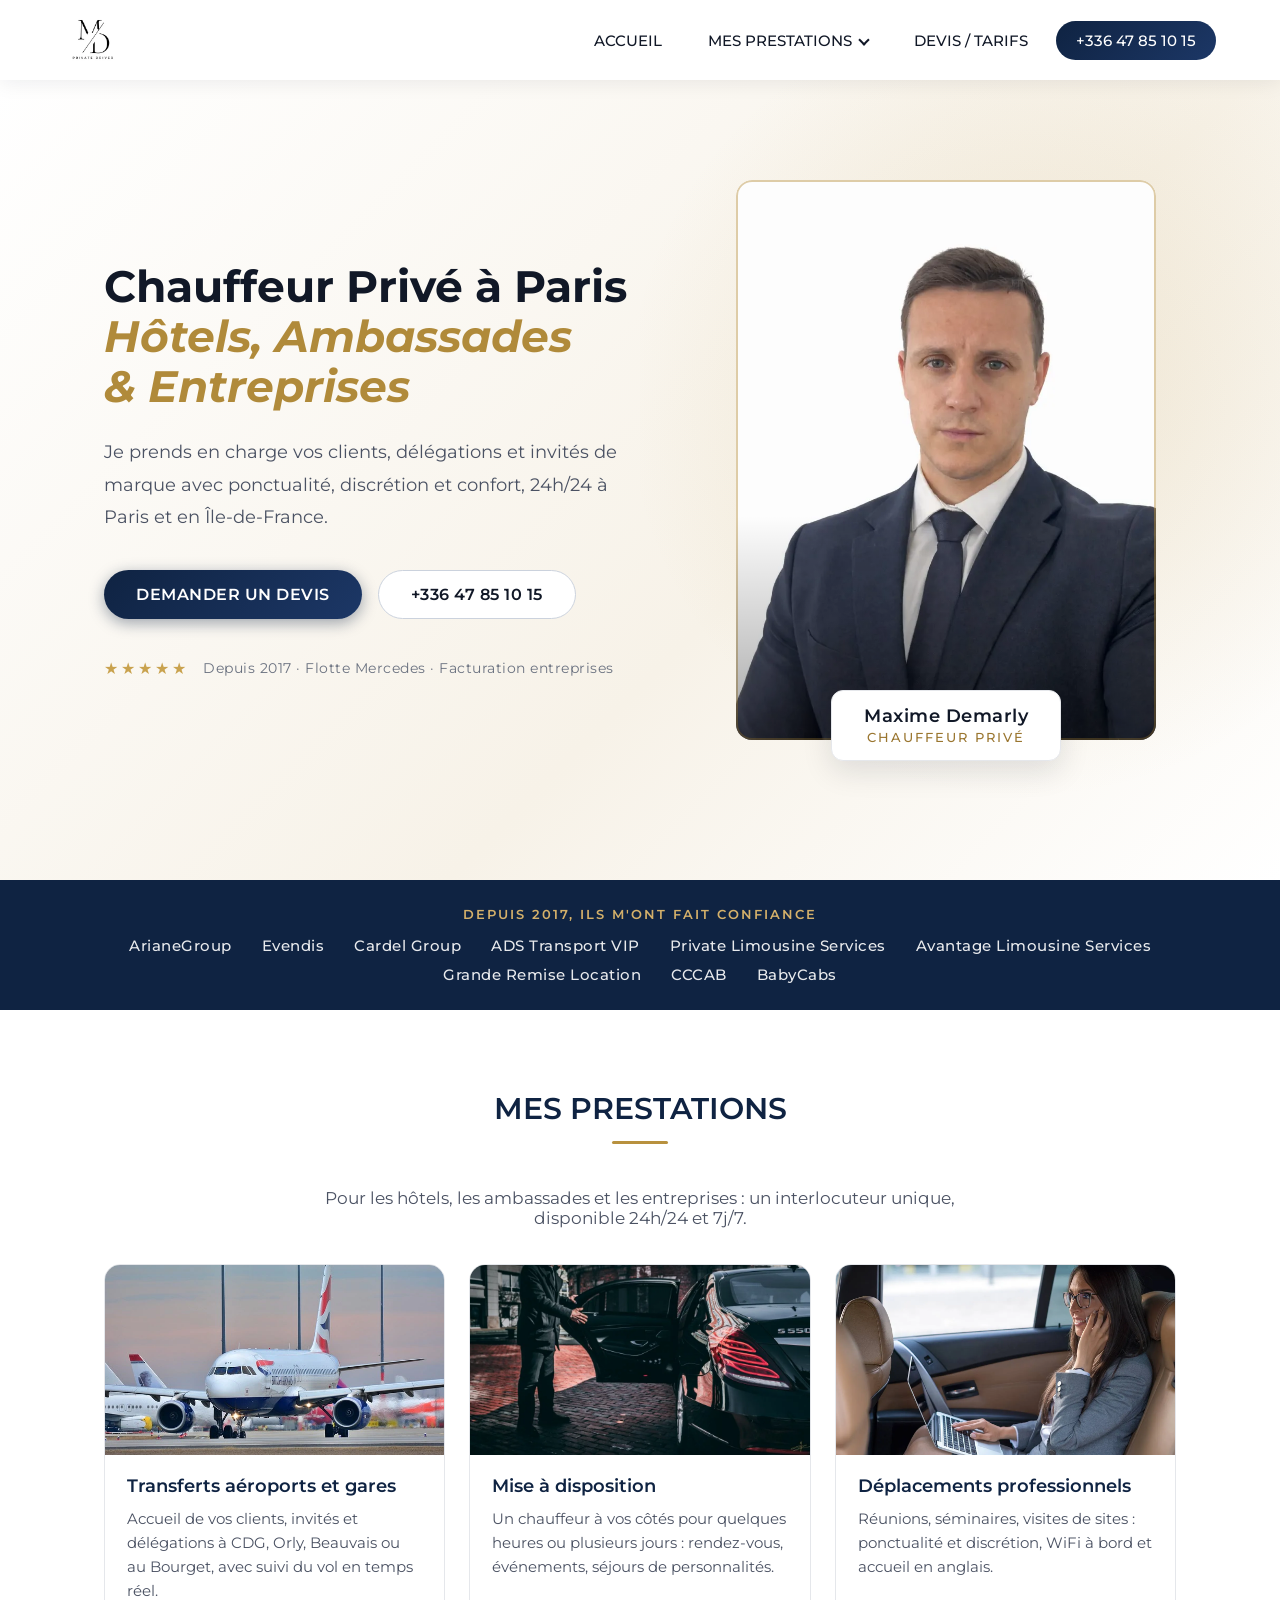
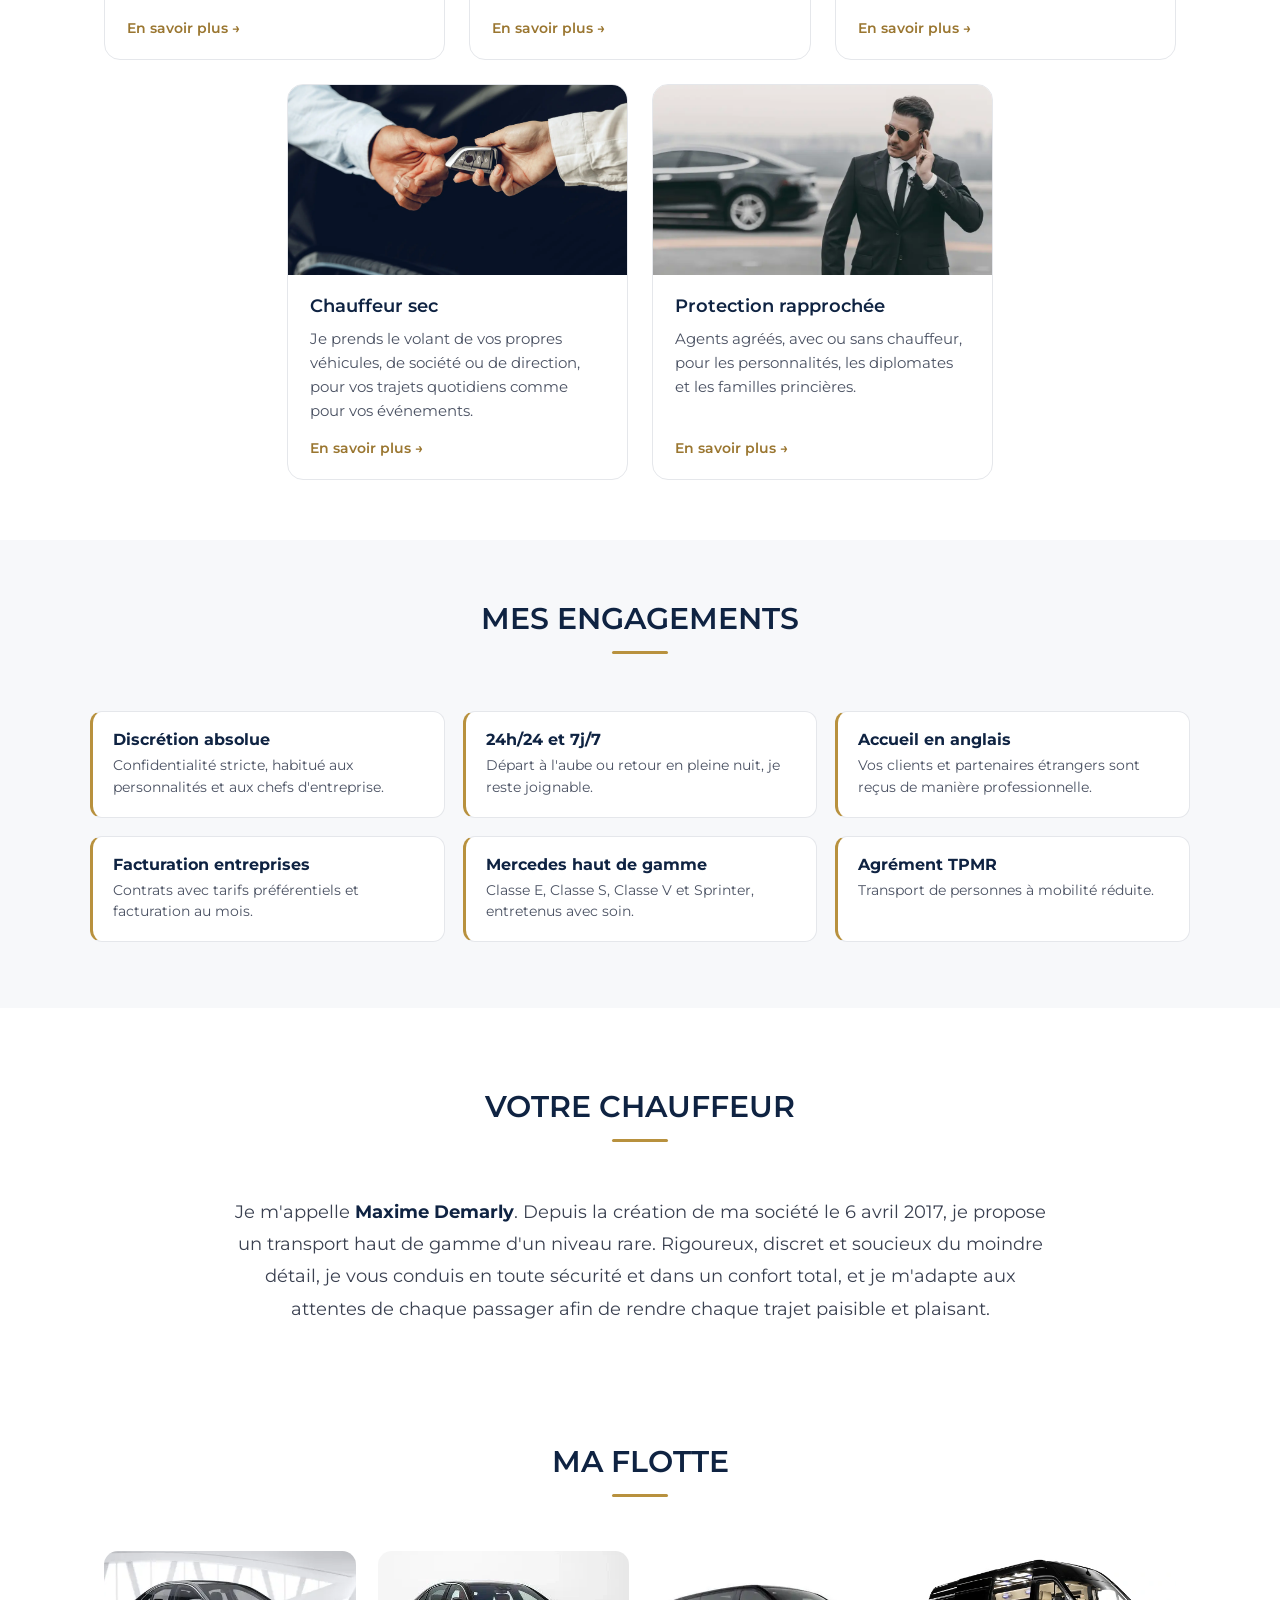
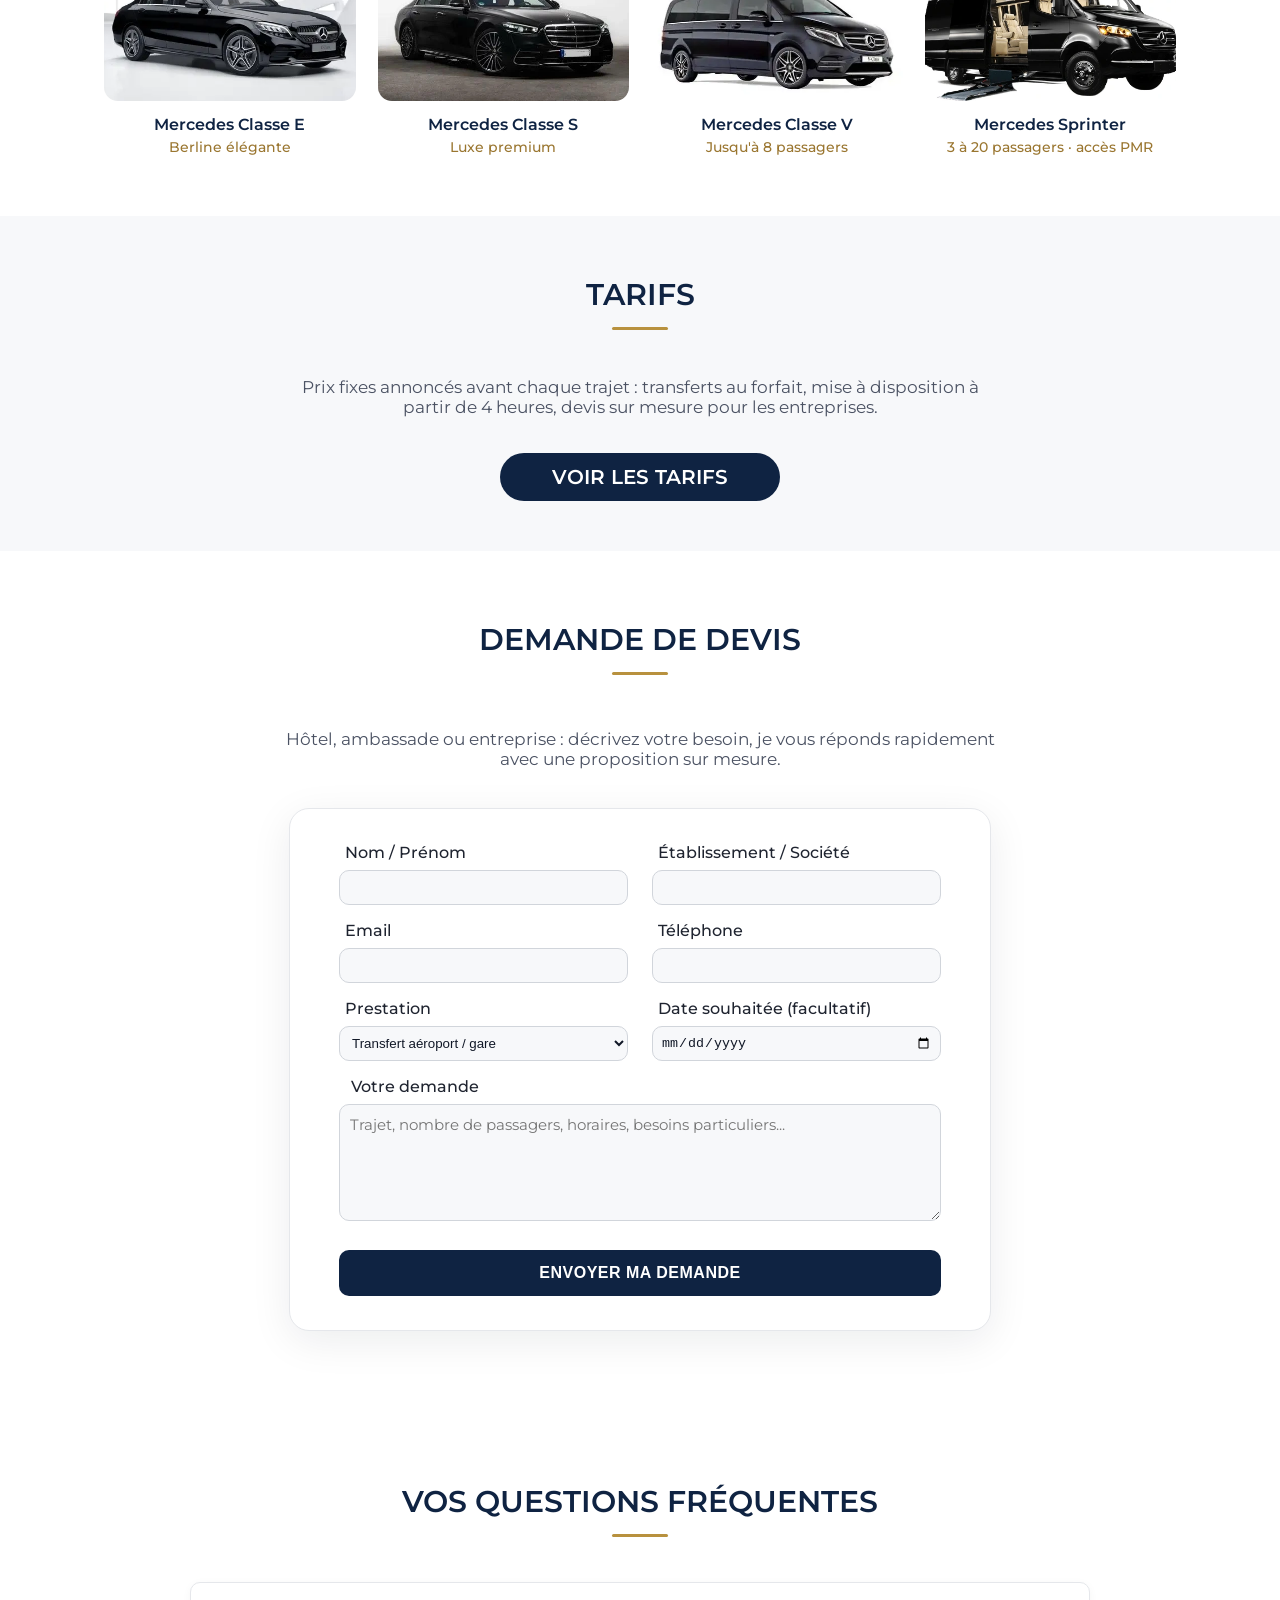
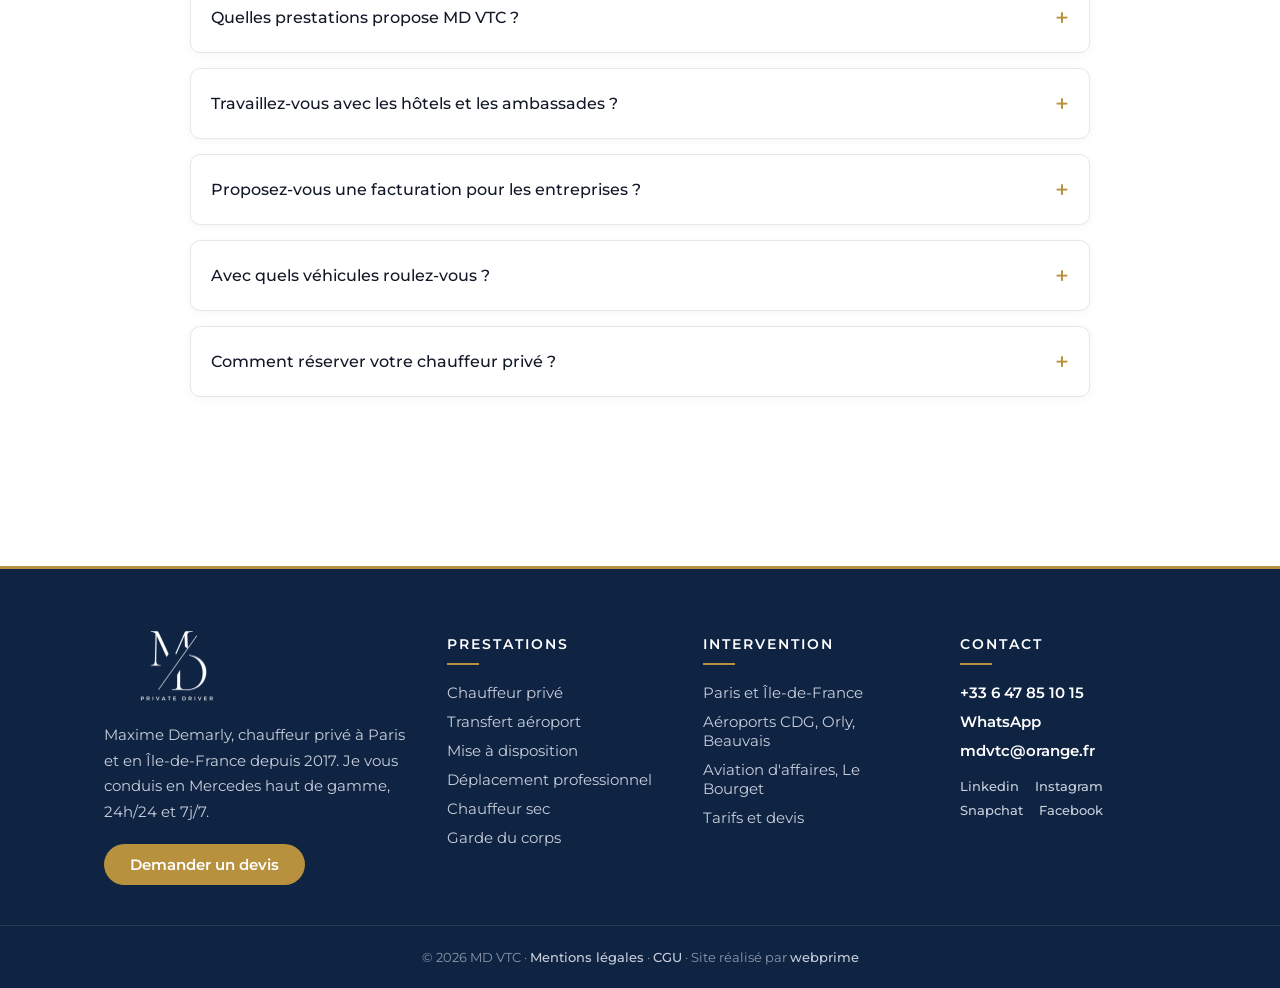
<file: index.html>
<!DOCTYPE html>
<html lang="fr">

<head>
    <meta charset="utf-8">
    <meta name="viewport" content="width=device-width, initial-scale=1" />
    <meta name="robots" content="index, follow">
    <link rel="canonical" href="https://mdvtc-paris.com/" />
    <meta name="description"
        content="Maxime Demarly, chauffeur privé à Paris pour hôtels, ambassades et entreprises : transferts, mise à disposition, discrétion et facturation mensuelle. Devis rapide.">
    <link href="style.css" rel="stylesheet">
    <title>Chauffeur Privé Paris pour Hôtels, Ambassades et Entreprises</title>
    <link rel="icon" type="image/x-icon" href="./favicon.ico">
    <link rel="apple-touch-icon" type="image/png" sizes="96x96" href="./logo/apple-icon-96x96.png">
    <link rel="icon" type="image/png" sizes="32x32" href="./logo/android-icon-32x32.png">
    <meta name="msapplication-TileColor" content="#ffffff">
    <meta name="msapplication-TileImage" content="./logo/ms-icon-32x32.png">
    <meta name="msapplication-TileImage" content="./logo/ms-icon-96x96.png">
    <meta name="theme-color" content="#ffffff">
    <script type="application/ld+json">
    {
    "@context": "https://schema.org",
    "@type": "LimousineService",
    "name": "MD VTC",
    "description": "Chauffeur privé à Paris et en Île-de-France pour les hôtels, les ambassades et les entreprises : transferts aéroport, mise à disposition, déplacements professionnels, chauffeur sec et protection rapprochée. Discrétion, ponctualité et facturation mensuelle.",
    "url": "https://mdvtc-paris.com",
    "telephone": "+33647851015",
    "address": {
        "@type": "PostalAddress",
        "addressLocality": "Paris",
        "addressRegion": "Île-de-France",
        "addressCountry": "FR"
    },
    "image": [
        "https://mdvtc-paris.com/aeroport-orly.webp",
        "https://mdvtc-paris.com/service-chauffeur.webp",
        "https://mdvtc-paris.com/deplacement-prof.webp",
        "https://mdvtc-paris.com/chauffeur-sans-voiture.webp",
        "https://mdvtc-paris.com/bodyguard.webp",
        "https://mdvtc-paris.com/chauffeur-pour-mariage.webp"
    ],
    "hasOfferCatalog": {
        "@type": "OfferCatalog",
        "name": "Mes services de chauffeur privé",
        "itemListElement": [
            {
                "@type": "Offer",
                "itemOffered": {
                    "@type": "Service",
                    "name": "transfert aéroport",
                    "url": "https://mdvtc-paris.com/transfert-aeroport.html"
                }
            },
            {
                "@type": "Offer",
                "itemOffered": {
                    "@type": "Service",
                    "name": "navette aéroport",
                    "url": "https://mdvtc-paris.com/transfert-aeroport.html"
                }
            },
            {
                "@type": "Offer",
                "itemOffered": {
                    "@type": "Service",
                    "name": "déplacement professionnel",
                    "url": "https://mdvtc-paris.com/deplacements-professionnels.html"
                }
            },
            {
                "@type": "Offer",
                "itemOffered": {
                    "@type": "Service",
                    "name": "chauffeur privé",
                    "url": "https://mdvtc-paris.com/tarif-chauffeur-prive.html"
                }
            },
            {
                "@type": "Offer",
                "itemOffered": {
                    "@type": "Service",
                    "name": "voiture avec chauffeur",
                    "url": "https://mdvtc-paris.com/tarif-chauffeur-prive.html"
                }
            },
            {
                "@type": "Offer",
                "itemOffered": {
                    "@type": "Service",
                    "name": "mise à disposition vtc",
                    "url": "https://mdvtc-paris.com/mise-a-disposition-vtc.html"
                }
            },
            {
                "@type": "Offer",
                "itemOffered": {
                    "@type": "Service",
                    "name": "taxi paris",
                    "url": "https://mdvtc-paris.com/tarif-chauffeur-prive.html"
                }
            },
            {
                "@type": "Offer",
                "itemOffered": {
                    "@type": "Service",
                    "name": "vtc paris",
                    "url": "https://mdvtc-paris.com/tarif-chauffeur-prive.html"
                }
            },
            {
                "@type": "Offer",
                "itemOffered": {
                    "@type": "Service",
                    "name": "taxi paris uber",
                    "url": "https://mdvtc-paris.com/tarif-chauffeur-prive.html"
                }
            },
            {
                "@type": "Offer",
                "itemOffered": {
                    "@type": "Service",
                    "name": "mise à disposition",
                    "url": "https://mdvtc-paris.com/mise-a-disposition-vtc.html"
                }
            }
        ]
    },

    "areaServed": {
        "@type": "AdministrativeArea",
        "name": "Île-de-France"
    }
    }
    </script>
    <script type="application/ld+json">
    {
        "@context": "https://schema.org",
        "@type": "FAQPage",
        "mainEntity": [
            {
                "@type": "Question",
                "name": "Quelles prestations propose MD VTC ?",
                "acceptedAnswer": {
                    "@type": "Answer",
                    "text": "Je propose des transferts vers les aéroports et les gares (CDG, Orly, Beauvais, Le Bourget), la mise à disposition d'un véhicule avec chauffeur, les déplacements professionnels, un service de chauffeur sec qui prend le volant de vos propres véhicules, ainsi que la protection rapprochée."
                }
            },
            {
                "@type": "Question",
                "name": "Travaillez-vous avec les hôtels et les ambassades ?",
                "acceptedAnswer": {
                    "@type": "Answer",
                    "text": "Oui. Mon habilitation couvre le transport d'hommes d'État, d'ambassadeurs et de personnalités, et je prends en charge les clients et invités des hôtels et des entreprises, dans le strict respect de leur confidentialité."
                }
            },
            {
                "@type": "Question",
                "name": "Proposez-vous une facturation pour les entreprises ?",
                "acceptedAnswer": {
                    "@type": "Answer",
                    "text": "Oui, les sociétés peuvent bénéficier de contrats de partenariat avec des tarifs préférentiels et une facturation au mois. Parlez-moi de vos besoins et je vous établis un devis sur mesure."
                }
            },
            {
                "@type": "Question",
                "name": "Avec quels véhicules roulez-vous ?",
                "acceptedAnswer": {
                    "@type": "Answer",
                    "text": "Je roule en Mercedes haut de gamme : la Classe E (berline raffinée), la Classe S (luxe premium), la Classe V (jusqu'à 8 passagers) et le Sprinter (de 3 à 20 passagers, accessible PMR). Chaque véhicule est entretenu avec soin et équipé pour vous offrir un confort optimal."
                }
            },
            {
                "@type": "Question",
                "name": "Comment réserver votre chauffeur privé ?",
                "acceptedAnswer": {
                    "@type": "Answer",
                    "text": "Plusieurs options s'offrent à vous : le formulaire en ligne présent sur cette page, un appel au +33 6 47 85 10 15, un message WhatsApp ou un email à mdvtc@orange.fr. Je reviens vers vous très rapidement afin de valider votre réservation."
                }
            }
        ]
    }
    </script>
    <link href="https://fonts.googleapis.com/css2?family=Montserrat:wght@400;500;700&display=swap" rel="stylesheet">
    <link rel="preload" href="chauffeur-prive-paris-maxime-demarly.webp" as="image">
</head>

<body>
    <header>
        <nav class="navbar">
            <a href="https://mdvtc-paris.com/" class="logo-link">
                <img src="./logo/mdvtc-light.webp" alt="vtc paris" title="md vtc" class="logo" loading="lazy" decoding="async">
            </a>
            <input type="checkbox" id="nav-toggle" class="nav-toggle">
            <label for="nav-toggle" class="nav-burger">
                <span></span>
                <span></span>
                <span></span>
            </label>
            <ul class="nav-menu">
                <li class="nav-item">
                    <a href="https://mdvtc-paris.com/" title="chauffeur privé paris">ACCUEIL</a>
                </li>
                <li class="nav-item has-dropdown">
                    <input type="checkbox" id="dropdown-toggle" class="dropdown-toggle">
                    <label for="dropdown-toggle" class="dropdown-label">MES PRESTATIONS <span class="arrow"></span></label>
                    <ul class="dropdown">
                        <li><a href="chauffeur-prive-paris-75.html" title="chauffeur privé paris">Chauffeur privé</a></li>
                        <li><a href="transfert-aeroport.html" title="transfert aéroport">Transfert Aéroport</a></li>
                        <li><a href="mise-a-disposition-vtc.html" title="vtc mise à disposition">Mise à Disposition</a></li>
                        <li><a href="deplacements-professionnels.html" title="chauffeur de luxe">Déplacement professionnel</a></li>
                        <li><a href="location-chauffeur-sans-voiture.html" title="chauffeur sec">Chauffeur Sec</a></li>
                        <li><a href="garde-du-corps.html" title="Garde du corps">Garde du corps</a></li>
                    </ul>
                </li>
                <li class="nav-item">
                    <a href="tarif-chauffeur-prive.html" title="prix uber">DEVIS / TARIFS</a>
                </li>
                <li class="nav-item nav-cta">
                    <a href="tel:+33647851015" title="réservation uber">+336 47 85 10 15</a>
                </li>
            </ul>
        </nav>
    </header>
    <main>
        <section class="hero">
            <div class="hero-split">
                <div class="hero-left">
                    <h1>
                        <span class="hero-line">Chauffeur Privé à Paris</span>
                        <span class="hero-line blue">Hôtels, Ambassades</span>
                        <span class="hero-line blue">&amp; Entreprises</span>
                    </h1>
                    <p class="hero-text">
                        Je prends en charge vos clients, délégations et invités de marque
                        avec ponctualité, discrétion et confort, 24h/24 à Paris et en Île-de-France.
                    </p>
                    <div class="hero-buttons">
                        <a class="hero-btn hero-btn-blue" href="#devis" title="devis chauffeur privé">DEMANDER UN DEVIS</a>
                        <a class="hero-btn hero-btn-outline" href="tel:+33647851015" title="vtc paris">+336 47 85 10 15</a>
                    </div>
                    <div class="hero-trust">
                        <span class="hero-trust-stars">&#9733;&#9733;&#9733;&#9733;&#9733;</span>
                        <span class="hero-trust-text">Depuis 2017 &middot; Flotte Mercedes &middot; Facturation entreprises</span>
                    </div>
                </div>
                <div class="hero-right">
                    <div class="hero-portrait">
                        <img src="chauffeur-prive-paris-maxime-demarly.webp" alt="Maxime Demarly, chauffeur privé à Paris" title="votre chauffeur privé à Paris" width="800" height="1200" fetchpriority="high">
                        <div class="hero-portrait-border"></div>
                    </div>
                    <div class="hero-portrait-badge">
                        <span class="hero-portrait-name">Maxime Demarly</span>
                        <span class="hero-portrait-title">Chauffeur Privé</span>
                    </div>
                </div>
            </div>
        </section>
        <section class="refs" aria-label="Références">
            <p class="refs-title">Depuis 2017, ils m'ont fait confiance</p>
            <ul class="refs-list">
                <li>ArianeGroup</li>
                <li>Evendis</li>
                <li>Cardel Group</li>
                <li>ADS Transport VIP</li>
                <li>Private Limousine Services</li>
                <li>Avantage Limousine Services</li>
                <li>Grande Remise Location</li>
                <li>CCCAB</li>
                <li>BabyCabs</li>
            </ul>
        </section>
        <section class="block" id="services">
            <h2>MES PRESTATIONS</h2>
            <p class="section-intro">Pour les hôtels, les ambassades et les entreprises : un interlocuteur unique, disponible 24h/24 et 7j/7.</p>
            <div class="cards">
                <a class="card" href="transfert-aeroport.html" title="transfert aéroport">
                    <img src="aeroport-orly.webp" alt="transfert aéroport avec chauffeur privé" loading="lazy" decoding="async">
                    <div class="card-body">
                        <h3>Transferts aéroports et gares</h3>
                        <p>Accueil de vos clients, invités et délégations à CDG, Orly, Beauvais ou au Bourget, avec suivi du vol en temps réel.</p>
                        <span class="card-link">En savoir plus</span>
                    </div>
                </a>
                <a class="card" href="mise-a-disposition-vtc.html" title="mise à disposition">
                    <img src="service-chauffeur.webp" alt="mise à disposition d'un chauffeur privé" loading="lazy" decoding="async">
                    <div class="card-body">
                        <h3>Mise à disposition</h3>
                        <p>Un chauffeur à vos côtés pour quelques heures ou plusieurs jours : rendez-vous, événements, séjours de personnalités.</p>
                        <span class="card-link">En savoir plus</span>
                    </div>
                </a>
                <a class="card" href="deplacements-professionnels.html" title="déplacements professionnels">
                    <img src="deplacement-pro.webp" alt="chauffeur pour déplacements professionnels" loading="lazy" decoding="async">
                    <div class="card-body">
                        <h3>Déplacements professionnels</h3>
                        <p>Réunions, séminaires, visites de sites : ponctualité et discrétion, WiFi à bord et accueil en anglais.</p>
                        <span class="card-link">En savoir plus</span>
                    </div>
                </a>
                <a class="card" href="location-chauffeur-sans-voiture.html" title="chauffeur sec">
                    <img src="chauffeur-sans-voiture.webp" alt="chauffeur sec pour véhicule de société" loading="lazy" decoding="async">
                    <div class="card-body">
                        <h3>Chauffeur sec</h3>
                        <p>Je prends le volant de vos propres véhicules, de société ou de direction, pour vos trajets quotidiens comme pour vos événements.</p>
                        <span class="card-link">En savoir plus</span>
                    </div>
                </a>
                <a class="card" href="garde-du-corps.html" title="protection rapprochée">
                    <img src="bodyguard.webp" alt="protection rapprochée et garde du corps" loading="lazy" decoding="async">
                    <div class="card-body">
                        <h3>Protection rapprochée</h3>
                        <p>Agents agréés, avec ou sans chauffeur, pour les personnalités, les diplomates et les familles princières.</p>
                        <span class="card-link">En savoir plus</span>
                    </div>
                </a>
            </div>
        </section>
        <section class="block block-alt" id="engagements">
            <h2>MES ENGAGEMENTS</h2>
            <ul class="engagements">
                <li><strong>Discrétion absolue</strong><span>Confidentialité stricte, habitué aux personnalités et aux chefs d'entreprise.</span></li>
                <li><strong>24h/24 et 7j/7</strong><span>Départ à l'aube ou retour en pleine nuit, je reste joignable.</span></li>
                <li><strong>Accueil en anglais</strong><span>Vos clients et partenaires étrangers sont reçus de manière professionnelle.</span></li>
                <li><strong>Facturation entreprises</strong><span>Contrats avec tarifs préférentiels et facturation au mois.</span></li>
                <li><strong>Mercedes haut de gamme</strong><span>Classe E, Classe S, Classe V et Sprinter, entretenus avec soin.</span></li>
                <li><strong>Agrément TPMR</strong><span>Transport de personnes à mobilité réduite.</span></li>
            </ul>
        </section>
        <section class="block" id="chauffeur">
            <h2>VOTRE CHAUFFEUR</h2>
            <div class="texte1">
                <p>Je m'appelle <strong>Maxime Demarly</strong>. Depuis la création de ma société le 6 avril 2017, je
                    propose un transport haut de gamme d'un niveau rare. Rigoureux, discret et soucieux du moindre détail,
                    je vous conduis en toute sécurité et dans un confort total, et je m'adapte aux attentes de chaque
                    passager afin de rendre chaque trajet paisible et plaisant.</p>
            </div>
        </section>
        <section class="block block-alt" id="missions" hidden>
            <h2>MISSIONS DE PRESTIGE</h2>
            <p class="section-intro">Quelques missions récentes, présentées dans le respect de la confidentialité de mes clients.</p>
            <ol class="missions-list">
                <li class="mission-card">
                    <span class="mission-date">Mois 2026</span>
                    <h3>Type de mission</h3>
                    <p class="mission-meta">Lieu &middot; durée &middot; véhicules</p>
                    <p>Description courte de la mission.</p>
                </li>
                <li class="mission-card">
                    <span class="mission-date">Mois 2026</span>
                    <h3>Type de mission</h3>
                    <p class="mission-meta">Lieu &middot; durée &middot; véhicules</p>
                    <p>Description courte de la mission.</p>
                </li>
                <li class="mission-card">
                    <span class="mission-date">Mois 2025</span>
                    <h3>Type de mission</h3>
                    <p class="mission-meta">Lieu &middot; durée &middot; véhicules</p>
                    <p>Description courte de la mission.</p>
                </li>
            </ol>
        </section>
        <section class="block" id="flotte">
            <h2>MA FLOTTE</h2>
            <div class="fleet">
                <div class="fleet-item">
                    <img src="classe-e-berline.webp" alt="Mercedes Classe E avec chauffeur" loading="lazy" decoding="async">
                    <h3>Mercedes Classe E</h3>
                    <p>Berline élégante</p>
                </div>
                <div class="fleet-item">
                    <img src="mercedes-classe-s.webp" alt="Mercedes Classe S avec chauffeur" loading="lazy" decoding="async">
                    <h3>Mercedes Classe S</h3>
                    <p>Luxe premium</p>
                </div>
                <div class="fleet-item">
                    <img src="van.webp" alt="Mercedes Classe V avec chauffeur" loading="lazy" decoding="async">
                    <h3>Mercedes Classe V</h3>
                    <p>Jusqu'à 8 passagers</p>
                </div>
                <div class="fleet-item">
                    <img src="sprinter.webp" alt="Mercedes Sprinter avec chauffeur" loading="lazy" decoding="async">
                    <h3>Mercedes Sprinter</h3>
                    <p>3 à 20 passagers &middot; accès PMR</p>
                </div>
            </div>
        </section>
        <section class="block block-alt" id="tarifs">
            <h2>TARIFS</h2>
            <p class="section-intro">Prix fixes annoncés avant chaque trajet : transferts au forfait, mise à disposition à partir de 4 heures, devis sur mesure pour les entreprises.</p>
            <a class="bouton-3" href="tarif-chauffeur-prive.html" title="tarifs chauffeur privé">VOIR LES TARIFS</a>
        </section>
        <h2 id="devis">DEMANDE DE DEVIS</h2>
        <p class="section-intro">Hôtel, ambassade ou entreprise : décrivez votre besoin, je vous réponds rapidement avec une proposition sur mesure.</p>
        <div class="form-container form-simple">
            <form id="contactForm" action="https://webprime.app/webhook/contact/272e326a45cd4bac546192db1418b56149a9d7c18271dc7a4506eafcfe8ab524" method="POST" onsubmit="return sendBoth(event)">
                <div class="hp-wrap">
                    <label for="website">Votre site web :</label>
                    <input type="text" id="website" name="_honey" autocomplete="off">
                </div>
                <div class="inline-container">
                    <div class="inline-item">
                        <label for="name">Nom / Prénom</label>
                        <input type="text" id="name" name="nom" autocomplete="name" required pattern="[A-Za-zÀ-ÿ' -]{2,60}" title="Indiquez votre nom (lettres uniquement, 2 à 60 caractères)">
                    </div>
                    <div class="inline-item">
                        <label for="societe">Établissement / Société</label>
                        <input type="text" id="societe" name="societe" autocomplete="organization">
                    </div>
                </div>
                <div class="inline-container">
                    <div class="inline-item">
                        <label for="email">Email</label>
                        <input type="email" id="email" name="email" autocomplete="email" required>
                    </div>
                    <div class="inline-item">
                        <label for="tel">Téléphone</label>
                        <input type="tel" id="tel" name="tel" autocomplete="tel" required pattern="(?:(?:\+|00)33[ .\-]?|0)[1679](?:[ .\-]?\d{2}){4}" maxlength="20" inputmode="tel" title="Numéro français uniquement : 06 12 34 56 78 ou +33 6 12 34 56 78">
                    </div>
                </div>
                <div class="inline-container">
                    <div class="inline-item">
                        <label for="prestation">Prestation</label>
                        <select id="prestation" name="prestation">
                            <option value="Transfert aeroport">Transfert aéroport / gare</option>
                            <option value="Mise a disposition">Mise à disposition</option>
                            <option value="Deplacement pro">Déplacement professionnel</option>
                            <option value="Chauffeur Sec">Chauffeur sec</option>
                            <option value="Bodyguard">Protection rapprochée</option>
                            <option value="Partenariat">Partenariat / contrat entreprise</option>
                            <option value="Autre">Autre</option>
                        </select>
                    </div>
                    <div class="inline-item">
                        <label for="date">Date souhaitée (facultatif)</label>
                        <input type="date" id="date" name="date">
                    </div>
                </div>
                <label for="comments">Votre demande</label>
                <textarea id="comments" name="commentaires" rows="5" placeholder="Trajet, nombre de passagers, horaires, besoins particuliers..."></textarea>
                <button type="submit">ENVOYER MA DEMANDE</button>
            </form>
            <div class="contact-thanks" style="display:none; padding: 30px 20px; background-color: #e8f5e9; border: 2px solid #2e7d32; border-radius: 8px; text-align: center; margin-top: 20px;">
                <h3 style="color: #2e7d32; margin: 0 0 10px 0;">Merci pour votre demande !</h3>
                <p style="margin: 0; color: #1b5e20; font-size: 1.05em;">Je vous recontacte rapidement.</p>
            </div>
        </div>
    </main>
    <section class="faq-section">
        <h2>VOS QUESTIONS FRÉQUENTES</h2>
        <div class="faq-item">
            <input type="checkbox" id="faq1">
            <label for="faq1">Quelles prestations propose MD VTC ?</label>
            <div class="faq-answer">
                <p>Je propose des transferts vers les aéroports et les gares (CDG, Orly, Beauvais, Le Bourget), la mise à disposition d'un véhicule avec chauffeur, les déplacements professionnels, un service de chauffeur sec qui prend le volant de vos propres véhicules, ainsi que la protection rapprochée.</p>
            </div>
        </div>
        <div class="faq-item">
            <input type="checkbox" id="faq2">
            <label for="faq2">Travaillez-vous avec les hôtels et les ambassades ?</label>
            <div class="faq-answer">
                <p>Oui. Mon habilitation couvre le transport d'hommes d'État, d'ambassadeurs et de personnalités, et je prends en charge les clients et invités des hôtels et des entreprises, dans le strict respect de leur confidentialité.</p>
            </div>
        </div>
        <div class="faq-item">
            <input type="checkbox" id="faq3">
            <label for="faq3">Proposez-vous une facturation pour les entreprises ?</label>
            <div class="faq-answer">
                <p>Oui, les sociétés peuvent bénéficier de contrats de partenariat avec des tarifs préférentiels et une facturation au mois. Parlez-moi de vos besoins et je vous établis un devis sur mesure.</p>
            </div>
        </div>
        <div class="faq-item">
            <input type="checkbox" id="faq4">
            <label for="faq4">Avec quels véhicules roulez-vous ?</label>
            <div class="faq-answer">
                <p>Je roule en Mercedes haut de gamme : la Classe E (berline raffinée), la Classe S (luxe premium), la Classe V (jusqu'à 8 passagers) et le Sprinter (de 3 à 20 passagers, accessible PMR). Chaque véhicule est entretenu avec soin et équipé pour vous offrir un confort optimal.</p>
            </div>
        </div>
        <div class="faq-item">
            <input type="checkbox" id="faq5">
            <label for="faq5">Comment réserver votre chauffeur privé ?</label>
            <div class="faq-answer">
                <p>Plusieurs options s'offrent à vous : le formulaire en ligne présent sur cette page, un appel au +33 6 47 85 10 15, un message WhatsApp ou un email à mdvtc@orange.fr. Je reviens vers vous très rapidement afin de valider votre réservation.</p>
            </div>
        </div>
    </section>
    <footer class="site-footer" id="contactez-nous">
        <div class="footer-grid">
            <div class="footer-col footer-brand">
                <img src="./logo/img-form.webp" alt="MD VTC chauffeur privé Paris" title="md vtc" class="footer-logo" width="150" height="74" loading="lazy" decoding="async">
                <p>Maxime Demarly, chauffeur privé à Paris et en Île-de-France depuis 2017. Je vous conduis en Mercedes haut de gamme, 24h/24 et 7j/7.</p>
                <a class="footer-cta" href="tarif-chauffeur-prive.html" title="devis chauffeur privé">Demander un devis</a>
            </div>
            <div class="footer-col">
                <h4>PRESTATIONS</h4>
                <ul>
                    <li><a href="chauffeur-prive-paris-75.html" title="chauffeur privé paris">Chauffeur privé</a></li>
                    <li><a href="transfert-aeroport.html" title="transfert aéroport">Transfert aéroport</a></li>
                    <li><a href="mise-a-disposition-vtc.html" title="mise à disposition vtc">Mise à disposition</a></li>
                    <li><a href="deplacements-professionnels.html" title="déplacement professionnel">Déplacement professionnel</a></li>
                    <li><a href="location-chauffeur-sans-voiture.html" title="chauffeur sec">Chauffeur sec</a></li>
                    <li><a href="garde-du-corps.html" title="garde du corps">Garde du corps</a></li>
                </ul>
            </div>
            <div class="footer-col">
                <h4>INTERVENTION</h4>
                <ul>
                    <li><a href="chauffeur-prive-paris-75.html" title="chauffeur privé paris">Paris et Île-de-France</a></li>
                    <li><a href="transfert-aeroport.html" title="transfert aéroport">Aéroports CDG, Orly, Beauvais</a></li>
                    <li><a href="transfert-aeroport.html" title="aéroport du bourget">Aviation d'affaires, Le Bourget</a></li>
                    <li><a href="tarif-chauffeur-prive.html" title="tarif chauffeur privé">Tarifs et devis</a></li>
                </ul>
            </div>
            <div class="footer-col">
                <h4>CONTACT</h4>
                <ul class="footer-contact">
                    <li><a href="tel:+33647851015" title="tel">+33 6 47 85 10 15</a></li>
                    <li><a href="https://wa.me/message/5R6MVEKULLH3N1" target="_blank" title="WhatsApp">WhatsApp</a></li>
                    <li><a href="mailto:mdvtc@orange.fr" title="email">mdvtc@orange.fr</a></li>
                </ul>
                <div class="footer-social">
                    <a href="https://fr.linkedin.com/" target="_blank" title="linkedin md vtc">Linkedin</a>
                    <a href="https://www.instagram.com/" target="_blank" title="instagram md vtc">Instagram</a>
                    <a href="https://www.snapchat.com/" target="_blank" title="snapchat md vtc">Snapchat</a>
                    <a href="https://www.facebook.com/" target="_blank" title="facebook md vtc">Facebook</a>
                </div>
            </div>
        </div>
        <div class="footer-bottom">
            <p>&copy; 2026 MD VTC &middot; <a href="mentions-legales.html">Mentions légales</a> &middot; <a href="cgu.html">CGU</a> &middot; Site réalisé par <a href="https://kazeko-fight.com/" target="_blank">webprime</a></p>
        </div>
        <div class="whats-icon"><a href="https://wa.me/message/5R6MVEKULLH3N1" title="réservation vtc"
                target="_blank"><img src="numero-vtc.webp" alt="contact"></a>
        </div>
    </footer>
    <script>
        document.querySelectorAll('.nav-menu a').forEach(function(link) {
            link.addEventListener('click', function() {
                document.getElementById('nav-toggle').checked = false;
            });
        });
    </script>
    <script>
    function sendBoth(e) {
        e.preventDefault();
        var form = e.target;
        var btn = form.querySelector('button[type="submit"]');
        var honeyField = form.querySelector('[name="_honey"]');
        if (honeyField && honeyField.value) return false;
        btn.textContent = 'Envoi en cours...';
        btn.disabled = true;
                var nom = (form.querySelector('[name="nom"]') || {}).value || '';
        var tel = (form.querySelector('[name="tel"]') || {}).value || '';
        var email = (form.querySelector('[name="email"]') || {}).value || '';
        var prestation = (form.querySelector('[name="prestation"]') || {}).value || '';
        var depart = (form.querySelector('[name="lieu_depart"]') || {}).value || '';
        var arrivee = (form.querySelector('[name="lieu_arrivee"]') || {}).value || '';
        var numero = (form.querySelector('[name="numero"]') || {}).value || '';
        var date = (form.querySelector('[name="date"]') || {}).value || '';
        var heure = (form.querySelector('[name="heure"]') || {}).value || '';
        var passagers = (form.querySelector('[name="passagers"]') || {}).value || '';
        var enfants = (form.querySelector('[name="enfants"]') || {}).value || '';
        var bagages = (form.querySelector('[name="bagages"]') || {}).value || '';
        var sieges = (form.querySelector('[name="sieges_auto"]') || {}).value || '';
        var rehausseur = (form.querySelector('[name="rehausseur"]') || {}).value || '';
        var commentaires = (form.querySelector('[name="commentaires"]') || {}).value || '';
        var webhookData = new FormData();
        webhookData.append('name', nom);
        webhookData.append('email', email);
        webhookData.append('tel', tel);
        webhookData.append('service', prestation);
        var societe = (form.querySelector('[name="societe"]') || {}).value || '';
        var msg = form.querySelector('[name="societe"]') ? 'Societe : ' + societe
            + '\nPrestation : ' + prestation
            + '\nDate souhaitee : ' + date
            + '\n\nDemande : ' + commentaires : 'Prestation : ' + prestation
            + '\nDepart : ' + depart
            + '\nArrivee : ' + arrivee
            + '\nNumero de vol/train : ' + numero
            + '\nDate : ' + date + ' a ' + heure
            + '\nPassagers : ' + passagers + ' adulte(s), ' + enfants + ' enfant(s)'
            + '\nBagages : ' + bagages + ' | Sieges auto : ' + sieges + ' | Rehausseur : ' + rehausseur
            + '\n\nCommentaires : ' + commentaires;
        webhookData.append('message', msg);
        var p1 = fetch('https://webprime.app/webhook/contact/272e326a45cd4bac546192db1418b56149a9d7c18271dc7a4506eafcfe8ab524', {
            method: 'POST',
            body: webhookData,
            keepalive: true
        }).catch(function() {});
        var shown = false;
        var showThanks = function() {
            if (shown) return;
            shown = true;
            form.style.display = 'none';
            var thanks = form.nextElementSibling;
            while (thanks && !(thanks.classList && thanks.classList.contains('contact-thanks'))) {
                thanks = thanks.nextElementSibling;
            }
            if (thanks) thanks.style.display = 'block';
        };
        Promise.allSettled([p1]).then(showThanks);
        setTimeout(showThanks, 3000);
        return false;
    }
    </script>
    <nav class="bottom-nav">
        <a href="https://mdvtc-paris.com/" class="bottom-nav-item" title="Accueil chauffeur privé Paris">
            <span class="bottom-nav-icon"><svg viewBox="0 0 24 24"><path d="M3 11l9-8 9 8"/><path d="M5 10v10h14V10"/></svg></span>
            <span class="bottom-nav-label">Accueil</span>
        </a>
        <a href="https://mdvtc-paris.com/#services" class="bottom-nav-item" title="Mes prestations VTC">
            <span class="bottom-nav-icon"><svg viewBox="0 0 24 24"><path d="M4 12l1.8-4.5c.3-.6.9-1 1.6-1h9.2c.7 0 1.3.4 1.6 1L20 12v5h-2.5v-2h-11v2H4z"/><circle cx="7.5" cy="14.5" r="1.5"/><circle cx="16.5" cy="14.5" r="1.5"/></svg></span>
            <span class="bottom-nav-label">Services</span>
        </a>
        <a href="tarif-chauffeur-prive.html" class="bottom-nav-item" title="Devis et tarifs chauffeur privé">
            <span class="bottom-nav-icon"><svg viewBox="0 0 24 24"><path d="M6 3h12v18l-3-2-3 2-3-2-3 2z"/><path d="M9 8h6M9 12h6"/></svg></span>
            <span class="bottom-nav-label">Tarifs</span>
        </a>
        <a href="tel:+33647851015" class="bottom-nav-item bottom-nav-call" title="Appeler MD VTC">
            <span class="bottom-nav-icon"><svg viewBox="0 0 24 24"><path d="M6.6 10.8c1.4 2.8 3.8 5.1 6.6 6.6l2.2-2.2c.3-.3.7-.4 1-.2 1.1.4 2.3.6 3.5.6.6 0 1 .4 1 1V20c0 .6-.4 1-1 1C10.6 21 3 13.4 3 4c0-.6.4-1 1-1h3.5c.6 0 1 .4 1 1 0 1.2.2 2.4.6 3.5.1.4 0 .8-.3 1z"/></svg></span>
            <span class="bottom-nav-label">Appeler</span>
        </a>
        <a href="https://wa.me/message/5R6MVEKULLH3N1" target="_blank" class="bottom-nav-item bottom-nav-whatsapp" title="Réservation WhatsApp VTC">
            <span class="bottom-nav-icon"><svg viewBox="0 0 24 24"><path d="M17.472 14.382c-.297-.149-1.758-.867-2.03-.967-.273-.099-.471-.148-.67.15-.197.297-.767.966-.94 1.164-.173.199-.347.223-.644.075-.297-.15-1.255-.463-2.39-1.475-.883-.788-1.48-1.761-1.653-2.059-.173-.297-.018-.458.13-.606.134-.133.298-.347.446-.52.149-.174.198-.298.298-.497.099-.198.05-.371-.025-.52-.075-.149-.669-1.612-.916-2.207-.242-.579-.487-.5-.669-.51-.173-.008-.371-.01-.57-.01-.198 0-.52.074-.792.372-.272.297-1.04 1.016-1.04 2.479 0 1.462 1.065 2.875 1.213 3.074.149.198 2.096 3.2 5.077 4.487.709.306 1.262.489 1.694.625.712.227 1.36.195 1.871.118.571-.085 1.758-.719 2.006-1.413.248-.694.248-1.289.173-1.413-.074-.124-.272-.198-.57-.347m-5.421 7.403h-.004a9.87 9.87 0 01-5.031-1.378l-.361-.214-3.741.982.998-3.648-.235-.374a9.86 9.86 0 01-1.51-5.26c.001-5.45 4.436-9.884 9.888-9.884 2.64 0 5.122 1.03 6.988 2.898a9.825 9.825 0 012.893 6.994c-.003 5.45-4.437 9.884-9.885 9.884z"/></svg></span>
            <span class="bottom-nav-label">WhatsApp</span>
        </a>
    </nav>
    <script>
    (function(){
        var form = document.getElementById('contactForm');
        if(!form) return;
        var steps = [].slice.call(form.querySelectorAll('.form-step'));
        if(steps.length < 2) return;
        var prev = form.querySelector('#formPrev'),
            next = form.querySelector('#formNext'),
            submit = form.querySelector('#formSubmit'),
            fill = form.querySelector('#formProgressFill'),
            snum = form.querySelector('#formStepNum'),
            sname = form.querySelector('#formStepName');
        var cur = 0;
        function show(i){
            cur = i;
            steps.forEach(function(s, idx){
                if(idx === i){ s.removeAttribute('hidden'); }
                else { s.setAttribute('hidden',''); }
            });
            if(prev) prev.style.display = i === 0 ? 'none' : 'inline-flex';
            if(next) next.style.display = i === steps.length - 1 ? 'none' : 'inline-flex';
            if(submit) submit.style.display = i === steps.length - 1 ? 'inline-flex' : 'none';
            if(fill) fill.style.width = ((i + 1) / steps.length * 100) + '%';
            if(snum) snum.textContent = i + 1;
            if(sname) sname.textContent = steps[i].getAttribute('data-name');
        }
        function valid(i){
            var f = steps[i].querySelectorAll('input, select, textarea');
            for(var j = 0; j < f.length; j++){
                if(!f[j].checkValidity()){ f[j].reportValidity(); return false; }
            }
            return true;
        }
        if(next) next.addEventListener('click', function(){ if(valid(cur)) show(Math.min(cur + 1, steps.length - 1)); });
        if(prev) prev.addEventListener('click', function(){ show(Math.max(cur - 1, 0)); });
        show(0);
    })();
    </script>
</body>

</html>
</file>
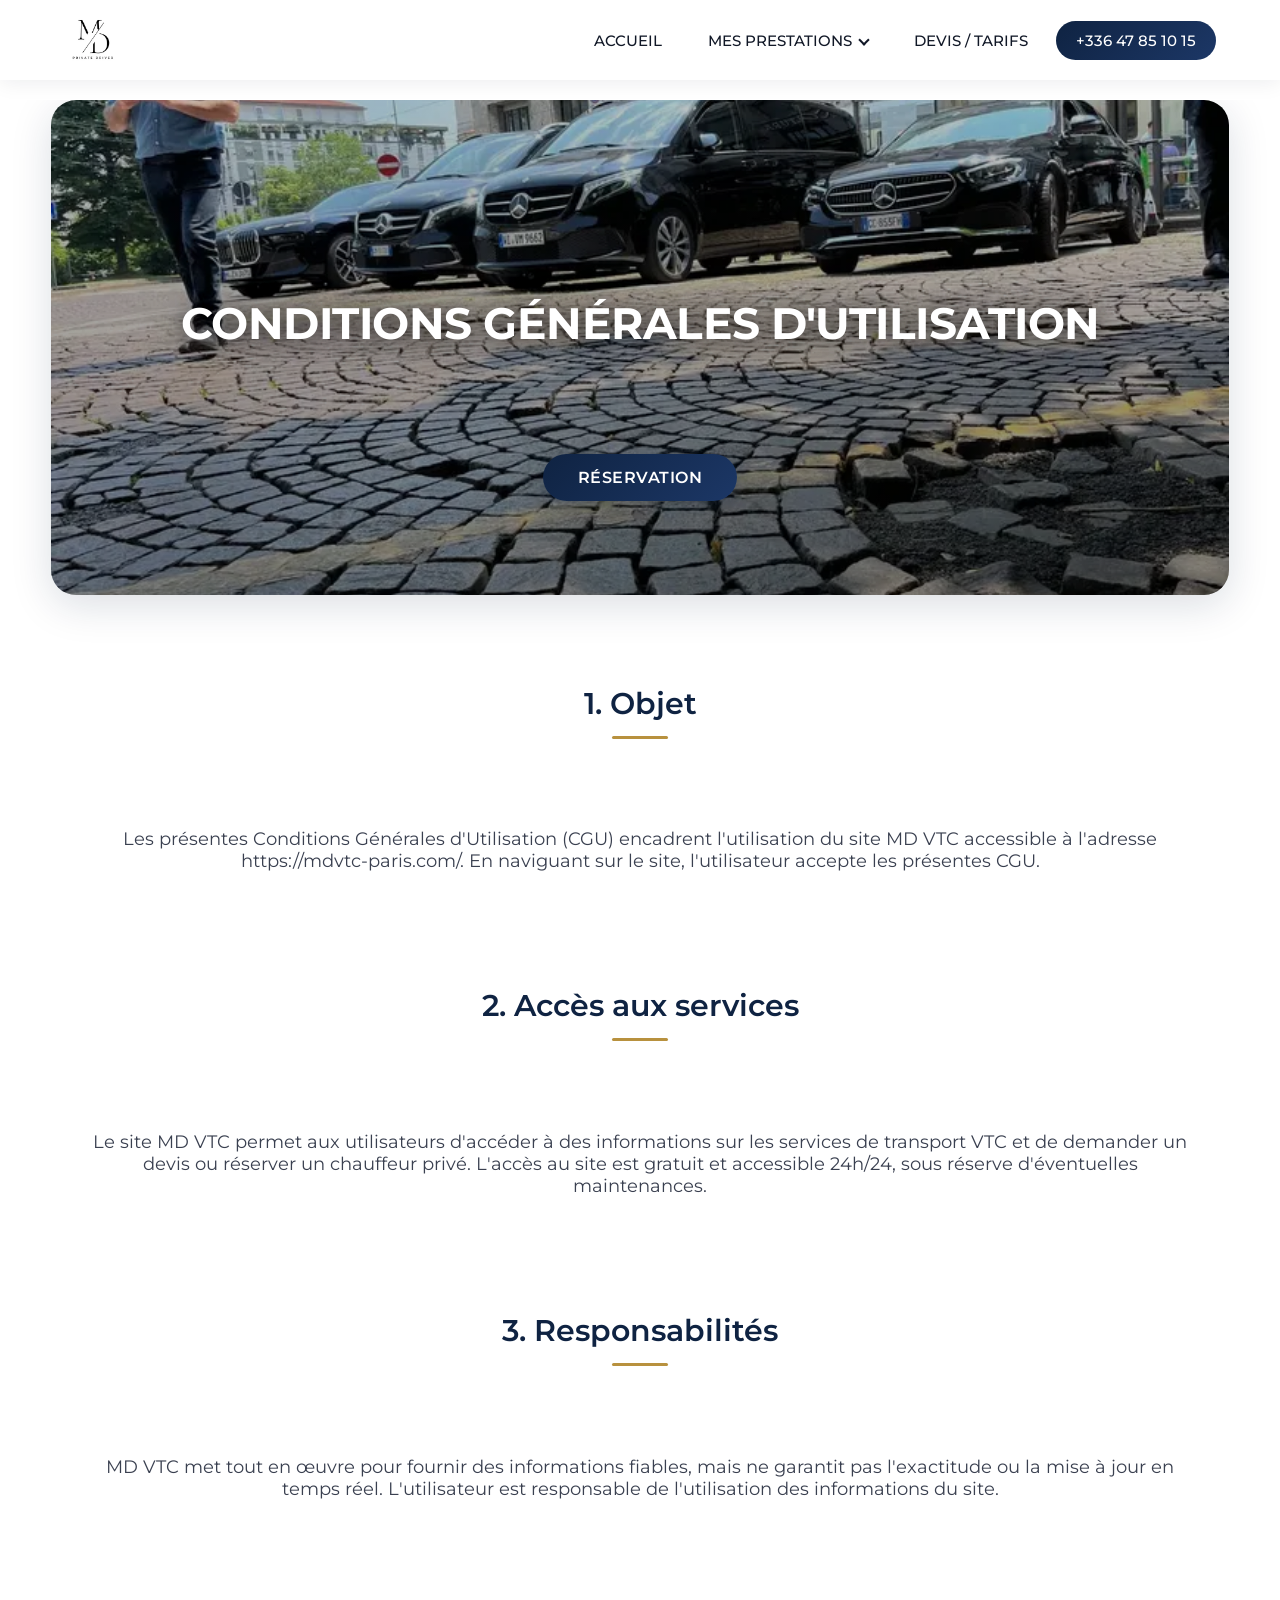
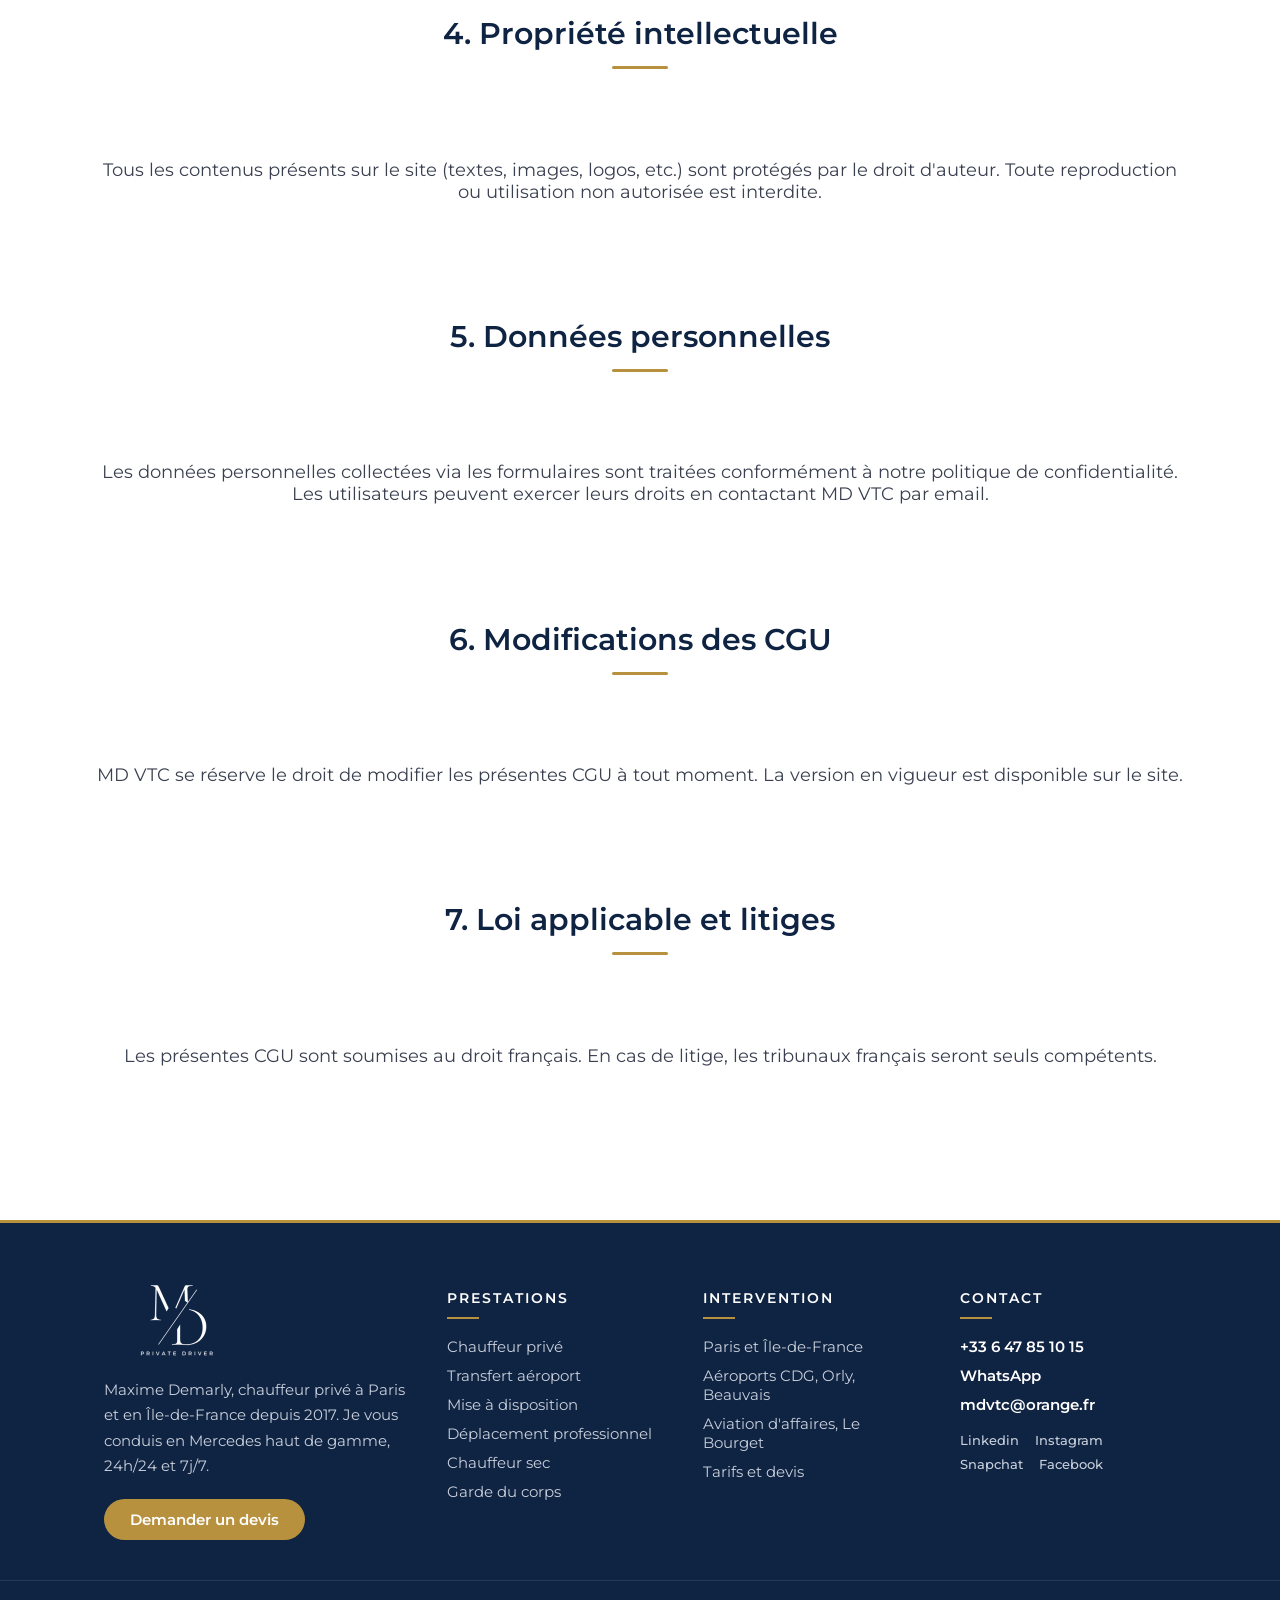
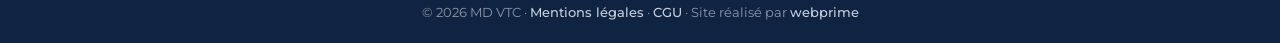
<file: cgu.html>
<!DOCTYPE html>
<html lang="fr">

<head>
    <meta charset="utf-8">
    <meta name="viewport" content="width=device-width, initial-scale=1"/>
    <meta name="robots" content="noindex, follow">
    <meta name="description"
        content="">
    <link href="style.css" rel="stylesheet">
    <title>CONDITIONS GÉNÉRALES D'UTILISATION</title>
    <link href="https://fonts.googleapis.com/css2?family=Montserrat:wght@400;500;700&display=swap" rel="stylesheet">
    <link rel="preload" href="chauffeur-prive-paris.webp" as="image">
</head>

<body>
    <nav class="navbar">
        <a href="https://mdvtc-paris.com/" class="logo-link">
            <img src="./logo/mdvtc-light.webp" alt="vtc paris" title="md vtc" class="logo" loading="lazy" decoding="async">
        </a>
        <input type="checkbox" id="nav-toggle" class="nav-toggle">
        <label for="nav-toggle" class="nav-burger">
            <span></span>
            <span></span>
            <span></span>
        </label>
        <ul class="nav-menu">
            <li class="nav-item">
                <a href="https://mdvtc-paris.com/" title="chauffeur privé paris">ACCUEIL</a>
            </li>
            <li class="nav-item has-dropdown">
                <input type="checkbox" id="dropdown-toggle" class="dropdown-toggle">
                <label for="dropdown-toggle" class="dropdown-label">MES PRESTATIONS <span class="arrow"></span></label>
                <ul class="dropdown">
                    <li><a href="chauffeur-prive-paris-75.html" title="chauffeur privé paris">Chauffeur privé</a></li>
                    <li><a href="transfert-aeroport.html" title="transfert aéroport">Transfert Aéroport</a></li>
                    <li><a href="mise-a-disposition-vtc.html" title="vtc mise à disposition">Mise à Disposition</a></li>
                    <li><a href="deplacements-professionnels.html" title="chauffeur de luxe">Déplacement professionnel</a></li>
                    <li><a href="location-chauffeur-sans-voiture.html" title="chauffeur sec">Chauffeur Sec</a></li>
                    <li><a href="garde-du-corps.html" title="Garde du corps">Garde du corps</a></li>
                </ul>
            </li>
            <li class="nav-item">
                <a href="tarif-chauffeur-prive.html" title="prix uber">DEVIS / TARIFS</a>
            </li>
            <li class="nav-item nav-cta">
                <a href="tel:+33647851015" title="réservation uber">+336 47 85 10 15</a>
            </li>
        </ul>
    </nav>
    <div class="img-index">
        <img src="chauffeur-prive-paris.webp" alt="chauffeur privé paris" class="background-image">
        <h1><i>CONDITIONS GÉNÉRALES D'UTILISATION</i></h1>
        <a class="bouton-1" href="tarif-chauffeur-prive.html" title="chauffeur privé">RÉSERVATION</a>
    </div>
    
    <h2>1. Objet</h2>
    <p>Les présentes Conditions Générales d'Utilisation (CGU) encadrent l'utilisation du site MD VTC accessible à l'adresse https://mdvtc-paris.com/. En naviguant sur le site, l'utilisateur accepte les présentes CGU.</p>
    
    <h2>2. Accès aux services</h2>
    <p>Le site MD VTC permet aux utilisateurs d'accéder à des informations sur les services de transport VTC et de demander un devis ou réserver un chauffeur privé. L'accès au site est gratuit et accessible 24h/24, sous réserve d'éventuelles maintenances.</p>
    
    <h2>3. Responsabilités</h2>
    <p>MD VTC met tout en œuvre pour fournir des informations fiables, mais ne garantit pas l'exactitude ou la mise à jour en temps réel. L'utilisateur est responsable de l'utilisation des informations du site.</p>
    
    <h2>4. Propriété intellectuelle</h2>
    <p>Tous les contenus présents sur le site (textes, images, logos, etc.) sont protégés par le droit d'auteur. Toute reproduction ou utilisation non autorisée est interdite.</p>
    
    <h2>5. Données personnelles</h2>
    <p>Les données personnelles collectées via les formulaires sont traitées conformément à notre politique de confidentialité. Les utilisateurs peuvent exercer leurs droits en contactant MD VTC par email.</p>
    
    <h2>6. Modifications des CGU</h2>
    <p>MD VTC se réserve le droit de modifier les présentes CGU à tout moment. La version en vigueur est disponible sur le site.</p>
    
    <h2>7. Loi applicable et litiges</h2>
    <p>Les présentes CGU sont soumises au droit français. En cas de litige, les tribunaux français seront seuls compétents.</p>
    
    <footer class="site-footer" id="contactez-nous">
        <div class="footer-grid">
            <div class="footer-col footer-brand">
                <img src="./logo/img-form.webp" alt="MD VTC chauffeur privé Paris" title="md vtc" class="footer-logo" width="150" height="74" loading="lazy" decoding="async">
                <p>Maxime Demarly, chauffeur privé à Paris et en Île-de-France depuis 2017. Je vous conduis en Mercedes haut de gamme, 24h/24 et 7j/7.</p>
                <a class="footer-cta" href="tarif-chauffeur-prive.html" title="devis chauffeur privé">Demander un devis</a>
            </div>
            <div class="footer-col">
                <h4>PRESTATIONS</h4>
                <ul>
                    <li><a href="chauffeur-prive-paris-75.html" title="chauffeur privé paris">Chauffeur privé</a></li>
                    <li><a href="transfert-aeroport.html" title="transfert aéroport">Transfert aéroport</a></li>
                    <li><a href="mise-a-disposition-vtc.html" title="mise à disposition vtc">Mise à disposition</a></li>
                    <li><a href="deplacements-professionnels.html" title="déplacement professionnel">Déplacement professionnel</a></li>
                    <li><a href="location-chauffeur-sans-voiture.html" title="chauffeur sec">Chauffeur sec</a></li>
                    <li><a href="garde-du-corps.html" title="garde du corps">Garde du corps</a></li>
                </ul>
            </div>
            <div class="footer-col">
                <h4>INTERVENTION</h4>
                <ul>
                    <li><a href="chauffeur-prive-paris-75.html" title="chauffeur privé paris">Paris et Île-de-France</a></li>
                    <li><a href="transfert-aeroport.html" title="transfert aéroport">Aéroports CDG, Orly, Beauvais</a></li>
                    <li><a href="transfert-aeroport.html" title="aéroport du bourget">Aviation d'affaires, Le Bourget</a></li>
                    <li><a href="tarif-chauffeur-prive.html" title="tarif chauffeur privé">Tarifs et devis</a></li>
                </ul>
            </div>
            <div class="footer-col">
                <h4>CONTACT</h4>
                <ul class="footer-contact">
                    <li><a href="tel:+33647851015" title="tel">+33 6 47 85 10 15</a></li>
                    <li><a href="https://wa.me/message/5R6MVEKULLH3N1" target="_blank" title="WhatsApp">WhatsApp</a></li>
                    <li><a href="mailto:mdvtc@orange.fr" title="email">mdvtc@orange.fr</a></li>
                </ul>
                <div class="footer-social">
                    <a href="https://fr.linkedin.com/" target="_blank" title="linkedin md vtc">Linkedin</a>
                    <a href="https://www.instagram.com/" target="_blank" title="instagram md vtc">Instagram</a>
                    <a href="https://www.snapchat.com/" target="_blank" title="snapchat md vtc">Snapchat</a>
                    <a href="https://www.facebook.com/" target="_blank" title="facebook md vtc">Facebook</a>
                </div>
            </div>
        </div>
        <div class="footer-bottom">
            <p>&copy; 2026 MD VTC &middot; <a href="mentions-legales.html">Mentions légales</a> &middot; <a href="cgu.html">CGU</a> &middot; Site réalisé par <a href="https://kazeko-fight.com/" target="_blank">webprime</a></p>
        </div>
        <div class="whats-icon"><a href="https://wa.me/message/5R6MVEKULLH3N1" title="réservation vtc"
                target="_blank"><img src="numero-vtc.webp" alt="contact"></a>
        </div>
    </footer>
    <script>
        const list = document.querySelectorAll('.list');
        function activeLink() {
            list.forEach((item) =>
                item.classList.remove('active'));
            this.classList.add('active');
        }
        list.forEach((item) =>
            item.addEventListener('mouseover', activeLink));
    </script>
    <script>
        document.querySelectorAll('.nav-menu a').forEach(function(link) {
            link.addEventListener('click', function() {
                document.getElementById('nav-toggle').checked = false;
            });
        });
    </script>
    <nav class="bottom-nav">
        <a href="https://mdvtc-paris.com/" class="bottom-nav-item" title="Accueil chauffeur privé Paris">
            <span class="bottom-nav-icon"><svg viewBox="0 0 24 24"><path d="M3 11l9-8 9 8"/><path d="M5 10v10h14V10"/></svg></span>
            <span class="bottom-nav-label">Accueil</span>
        </a>
        <a href="https://mdvtc-paris.com/#services" class="bottom-nav-item" title="Mes prestations VTC">
            <span class="bottom-nav-icon"><svg viewBox="0 0 24 24"><path d="M4 12l1.8-4.5c.3-.6.9-1 1.6-1h9.2c.7 0 1.3.4 1.6 1L20 12v5h-2.5v-2h-11v2H4z"/><circle cx="7.5" cy="14.5" r="1.5"/><circle cx="16.5" cy="14.5" r="1.5"/></svg></span>
            <span class="bottom-nav-label">Services</span>
        </a>
        <a href="tarif-chauffeur-prive.html" class="bottom-nav-item" title="Devis et tarifs chauffeur privé">
            <span class="bottom-nav-icon"><svg viewBox="0 0 24 24"><path d="M6 3h12v18l-3-2-3 2-3-2-3 2z"/><path d="M9 8h6M9 12h6"/></svg></span>
            <span class="bottom-nav-label">Tarifs</span>
        </a>
        <a href="tel:+33647851015" class="bottom-nav-item bottom-nav-call" title="Appeler MD VTC">
            <span class="bottom-nav-icon"><svg viewBox="0 0 24 24"><path d="M6.6 10.8c1.4 2.8 3.8 5.1 6.6 6.6l2.2-2.2c.3-.3.7-.4 1-.2 1.1.4 2.3.6 3.5.6.6 0 1 .4 1 1V20c0 .6-.4 1-1 1C10.6 21 3 13.4 3 4c0-.6.4-1 1-1h3.5c.6 0 1 .4 1 1 0 1.2.2 2.4.6 3.5.1.4 0 .8-.3 1z"/></svg></span>
            <span class="bottom-nav-label">Appeler</span>
        </a>
        <a href="https://wa.me/message/5R6MVEKULLH3N1" target="_blank" class="bottom-nav-item bottom-nav-whatsapp" title="Réservation WhatsApp VTC">
            <span class="bottom-nav-icon"><svg viewBox="0 0 24 24"><path d="M17.472 14.382c-.297-.149-1.758-.867-2.03-.967-.273-.099-.471-.148-.67.15-.197.297-.767.966-.94 1.164-.173.199-.347.223-.644.075-.297-.15-1.255-.463-2.39-1.475-.883-.788-1.48-1.761-1.653-2.059-.173-.297-.018-.458.13-.606.134-.133.298-.347.446-.52.149-.174.198-.298.298-.497.099-.198.05-.371-.025-.52-.075-.149-.669-1.612-.916-2.207-.242-.579-.487-.5-.669-.51-.173-.008-.371-.01-.57-.01-.198 0-.52.074-.792.372-.272.297-1.04 1.016-1.04 2.479 0 1.462 1.065 2.875 1.213 3.074.149.198 2.096 3.2 5.077 4.487.709.306 1.262.489 1.694.625.712.227 1.36.195 1.871.118.571-.085 1.758-.719 2.006-1.413.248-.694.248-1.289.173-1.413-.074-.124-.272-.198-.57-.347m-5.421 7.403h-.004a9.87 9.87 0 01-5.031-1.378l-.361-.214-3.741.982.998-3.648-.235-.374a9.86 9.86 0 01-1.51-5.26c.001-5.45 4.436-9.884 9.888-9.884 2.64 0 5.122 1.03 6.988 2.898a9.825 9.825 0 012.893 6.994c-.003 5.45-4.437 9.884-9.885 9.884z"/></svg></span>
            <span class="bottom-nav-label">WhatsApp</span>
        </a>
    </nav>
</body>

</html>
</file>
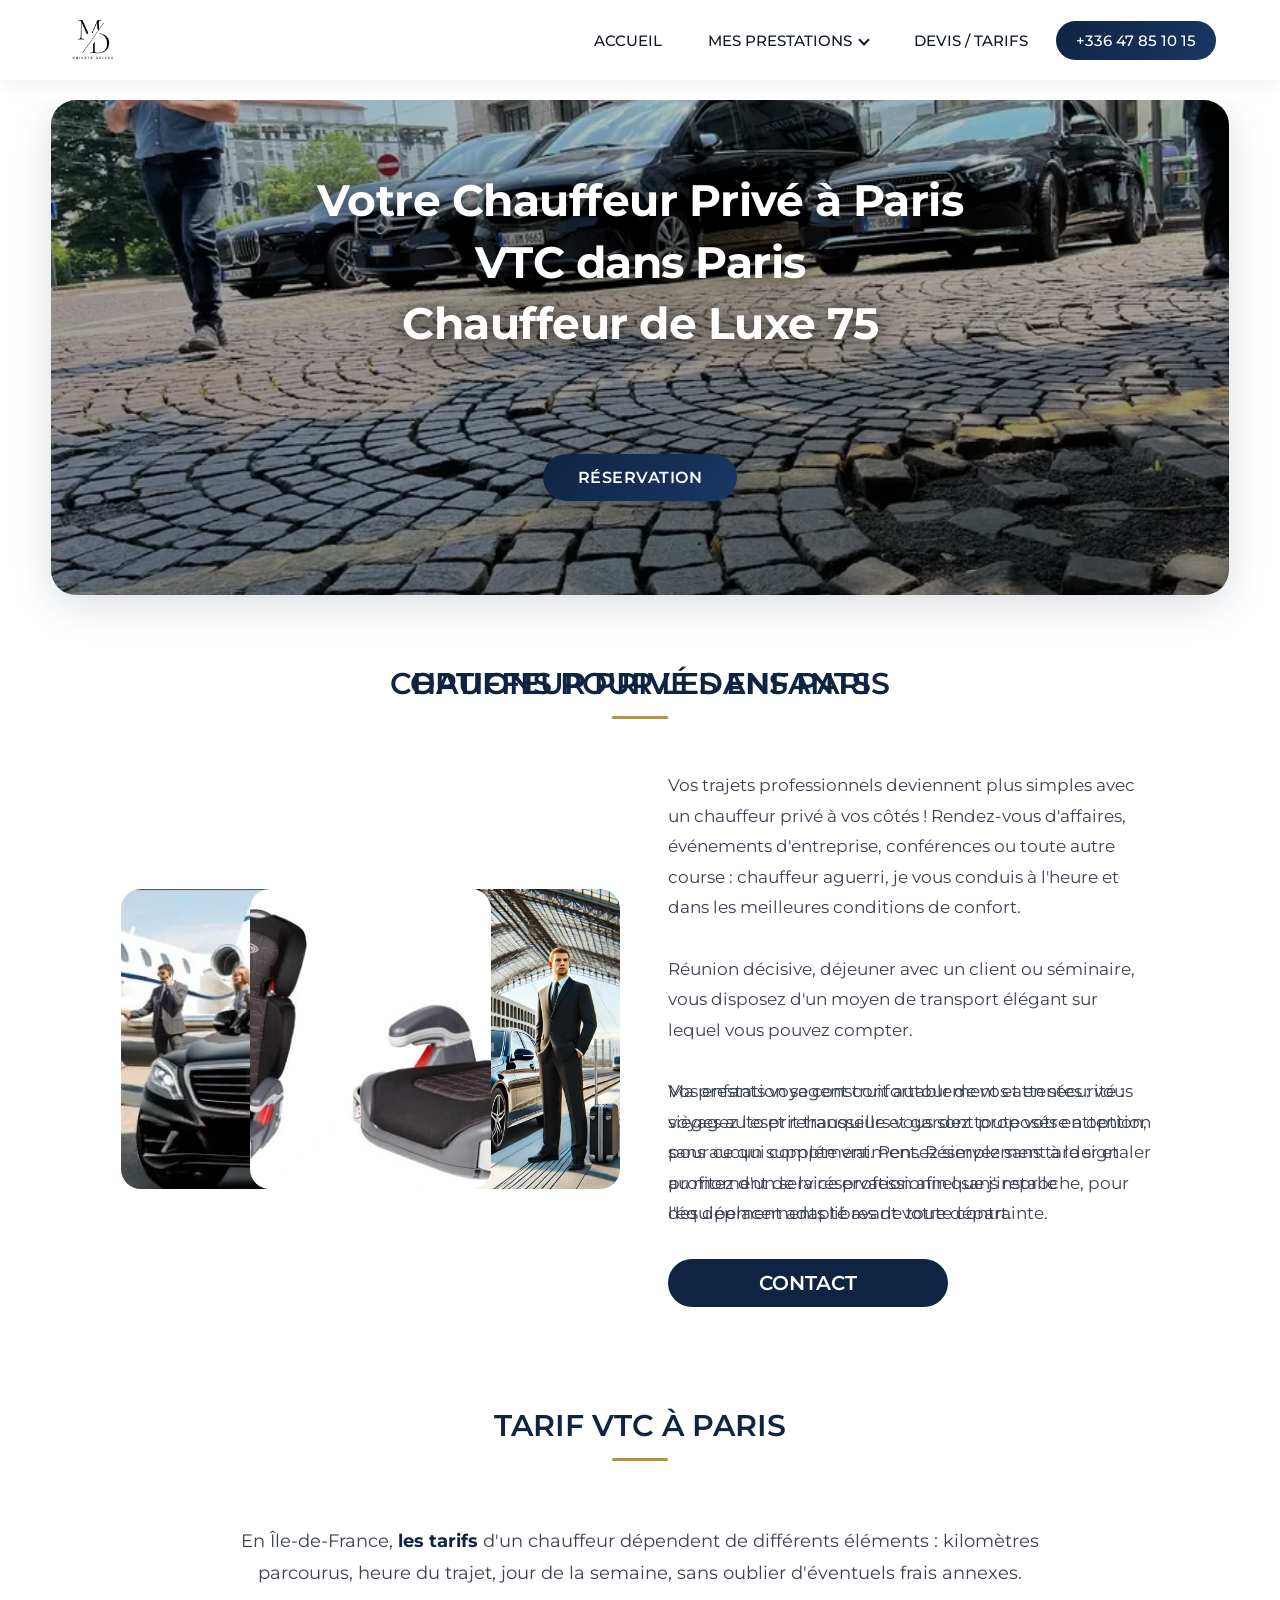
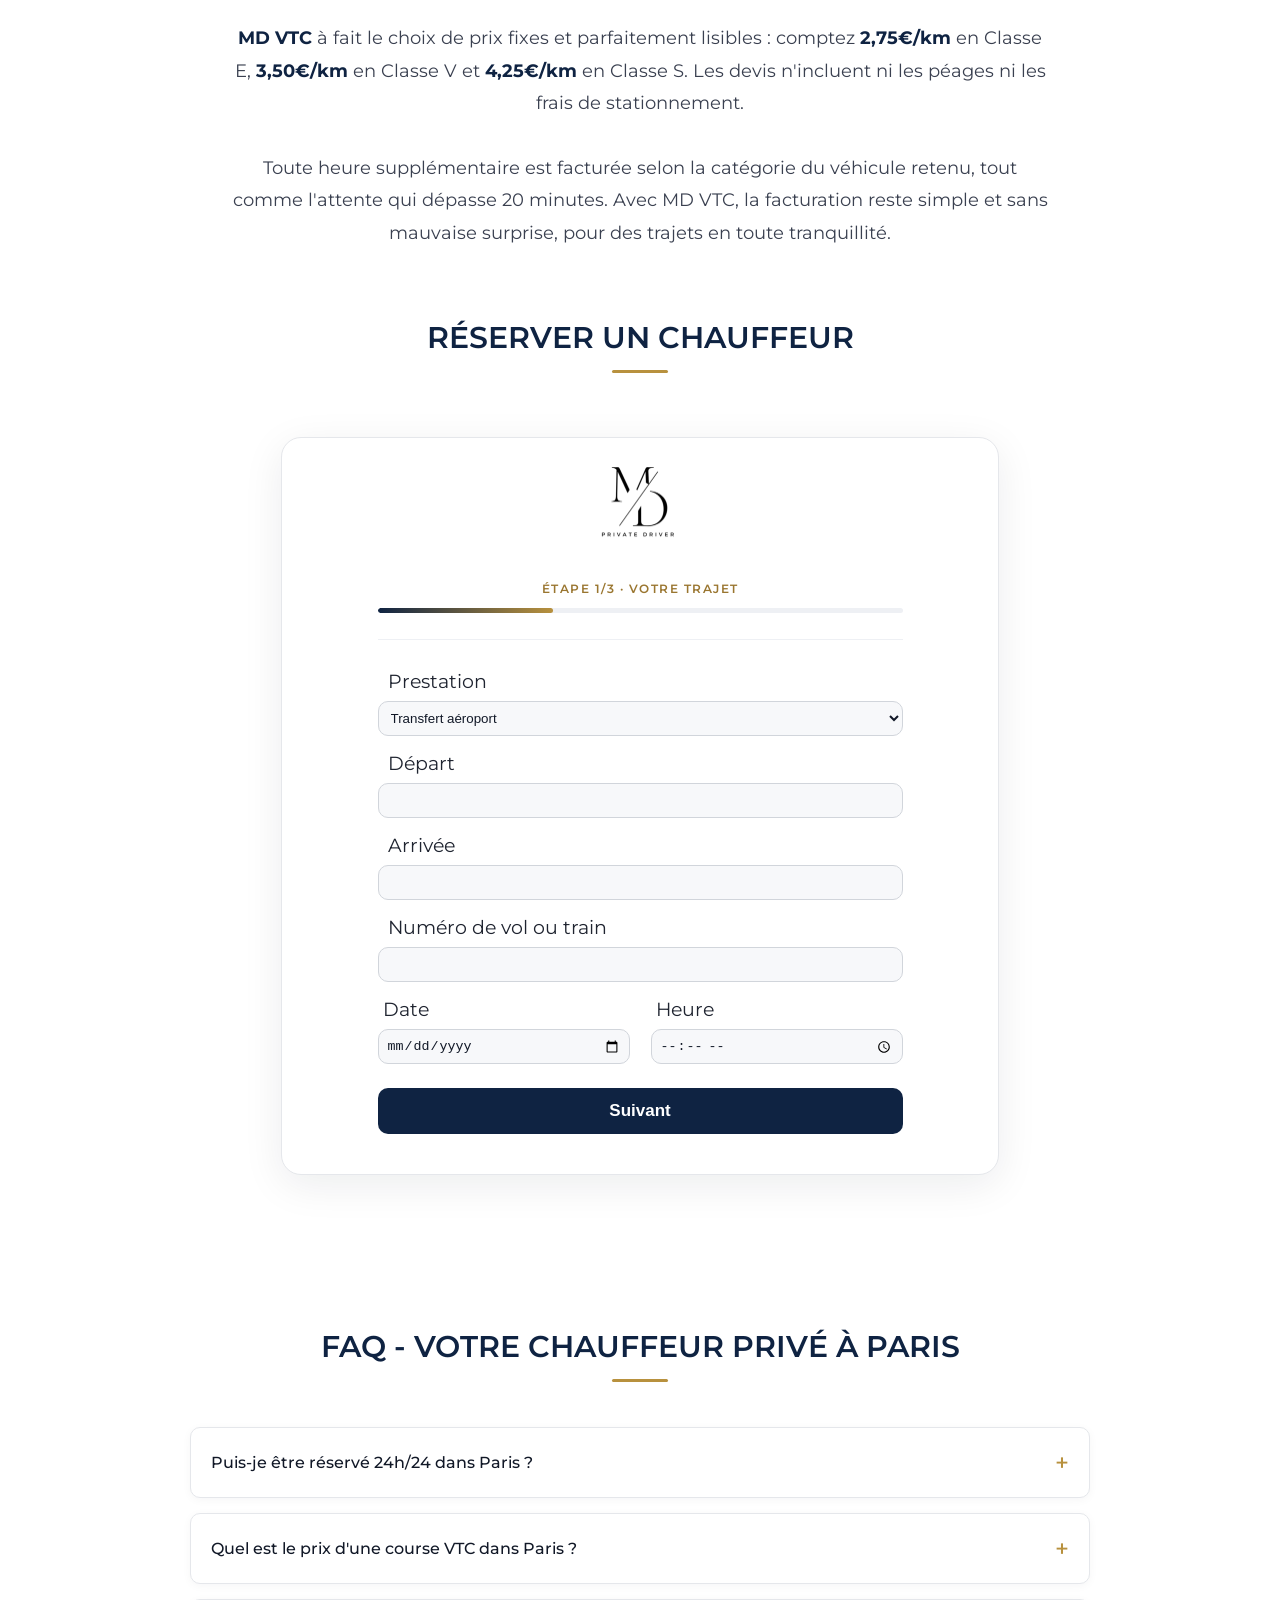
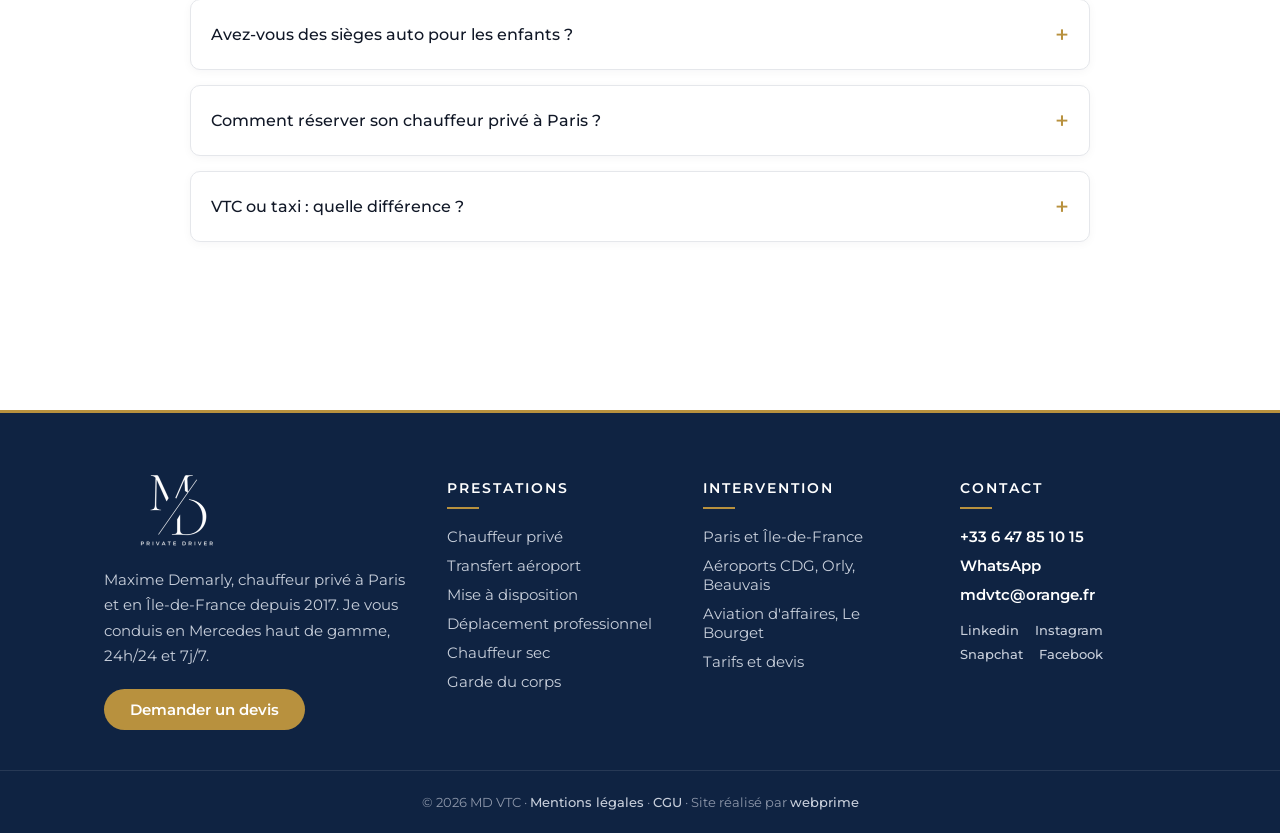
<file: chauffeur-prive-paris-75.html>
<!DOCTYPE html>
<html lang="fr">

<head>
    <meta charset="utf-8">
    <meta name="viewport" content="width=device-width, initial-scale=1" />
    <meta name="robots" content="index, follow">
    <link rel="canonical" href="https://mdvtc-paris.com/chauffeur-prive-paris-75.html" />
    <meta name="description"
        content="Chauffeur privé à Paris (75) pour vos trajets premium : ponctualité, discrétion et confort garantis. VTC de luxe dans Paris et en Île-de-France, sur réservation.">
    <link href="style.css" rel="stylesheet">
    <title>Chauffeur Privé à Paris 75 : VTC et Chauffeur de Luxe</title>
    <link rel="icon" type="image/x-icon" href="./favicon.ico">
    <link rel="apple-touch-icon" type="image/png" sizes="96x96" href="./logo/apple-icon-96x96.png">
    <link rel="icon" type="image/png" sizes="32x32" href="./logo/android-icon-32x32.png">
    <meta name="msapplication-TileColor" content="#ffffff">
    <meta name="msapplication-TileImage" content="./logo/ms-icon-32x32.png">
    <meta name="msapplication-TileImage" content="./logo/ms-icon-96x96.png">
    <meta name="theme-color" content="#ffffff">
    <script type="application/ld+json">
    {
    "@context": "https://schema.org",
    "@type": "LimousineService",
    "name": "MD VTC",
    "description": "Service de chauffeur privé haut de gamme à Paris pour tous vos trajets. Discrétion, confort et exactitude au rendez-vous. Réservez sans attendre votre course dans Paris et partout en Île-de-France.",
    "url": "https://mdvtc-paris.com/chauffeur-prive-paris-75.html",
    "telephone": "+33647851015",
    "address": {
        "@type": "PostalAddress",
        "addressLocality": "Paris",
        "addressRegion": "Île-de-France",
        "addressCountry": "FR"
    },
    "image": [
        "https://mdvtc-paris.com/deplacement-pro.webp",
        "https://mdvtc-paris.com/siege-enfant.webp"
    ],
    "hasOfferCatalog": {
        "@type": "OfferCatalog",
        "name": "Mes services de chauffeur privé",
        "itemListElement": [
            {
                "@type": "Offer",
                "itemOffered": {
                    "@type": "Service",
                    "name": "transfert aéroport",
                    "url": "https://mdvtc-paris.com/transfert-aeroport.html"
                }
            },
            {
                "@type": "Offer",
                "itemOffered": {
                    "@type": "Service",
                    "name": "navette aéroport",
                    "url": "https://mdvtc-paris.com/transfert-aeroport.html"
                }
            },
            {
                "@type": "Offer",
                "itemOffered": {
                    "@type": "Service",
                    "name": "déplacement professionnel",
                    "url": "https://mdvtc-paris.com/deplacements-professionnels.html"
                }
            },
            {
                "@type": "Offer",
                "itemOffered": {
                    "@type": "Service",
                    "name": "chauffeur privé",
                    "url": "https://mdvtc-paris.com/tarif-chauffeur-prive.html"
                }
            },
            {
                "@type": "Offer",
                "itemOffered": {
                    "@type": "Service",
                    "name": "voiture avec chauffeur",
                    "url": "https://mdvtc-paris.com/tarif-chauffeur-prive.html"
                }
            },
            {
                "@type": "Offer",
                "itemOffered": {
                    "@type": "Service",
                    "name": "mise à disposition vtc",
                    "url": "https://mdvtc-paris.com/mise-a-disposition-vtc.html"
                }
            },
            {
                "@type": "Offer",
                "itemOffered": {
                    "@type": "Service",
                    "name": "taxi paris",
                    "url": "https://mdvtc-paris.com/tarif-chauffeur-prive.html"
                }
            },
            {
                "@type": "Offer",
                "itemOffered": {
                    "@type": "Service",
                    "name": "vtc paris",
                    "url": "https://mdvtc-paris.com/tarif-chauffeur-prive.html"
                }
            },
            {
                "@type": "Offer",
                "itemOffered": {
                    "@type": "Service",
                    "name": "taxi paris uber",
                    "url": "https://mdvtc-paris.com/tarif-chauffeur-prive.html"
                }
            },
            {
                "@type": "Offer",
                "itemOffered": {
                    "@type": "Service",
                    "name": "mise à disposition",
                    "url": "https://mdvtc-paris.com/mise-a-disposition-vtc.html"
                }
            }
        ]
    },

    "areaServed": {
        "@type": "AdministrativeArea",
        "name": "Île-de-France"
    }
    }
    </script>

    <script type="application/ld+json">
    {
        "@context": "https://schema.org",
        "@type": "FAQPage",
        "mainEntity": [
            {
                "@type": "Question",
                "name": "Puis-je être réservé 24h/24 dans Paris ?",
                "acceptedAnswer": {
                    "@type": "Answer",
                    "text": "Absolument : à Paris, je travaille jour et nuit, 7 jours sur 7. Départ à l'aube ou retour en pleine nuit, je reste joignable et prêt à organiser votre trajet, quelle que soit l'heure."
                }
            },
            {
                "@type": "Question",
                "name": "Quel est le prix d'une course VTC dans Paris ?",
                "acceptedAnswer": {
                    "@type": "Answer",
                    "text": "Mes prix parisiens sont clairs : la Mercedes Classe E est à 2,75€/km, la Classe V à 3,50€/km et la Classe S à 4,25€/km. Une course Paris-Paris en Classe E revient à 70€ minimum. Demandez-moi un devis adapté à votre trajet."
                }
            },
            {
                "@type": "Question",
                "name": "Avez-vous des sièges auto pour les enfants ?",
                "acceptedAnswer": {
                    "@type": "Answer",
                    "text": "Tout à fait, je fournis sans frais des sièges pour bébés ainsi que des rehausseurs. Indiquez simplement votre besoin en réservant, et le véhicule sera aménagé pour accueillir vos enfants."
                }
            },
            {
                "@type": "Question",
                "name": "Comment réserver son chauffeur privé à Paris ?",
                "acceptedAnswer": {
                    "@type": "Answer",
                    "text": "Remplissez mon formulaire en ligne, appelez-moi au +33 6 47 85 10 15, écrivez-moi sur WhatsApp ou envoyez un email à mdvtc@orange.fr. Je reviendrai vers vous au plus vite pour confirmer la réservation."
                }
            },
            {
                "@type": "Question",
                "name": "VTC ou taxi : quelle différence ?",
                "acceptedAnswer": {
                    "@type": "Answer",
                    "text": "À la différence d'un taxi, je roule exclusivement sur réservation, ce qui permet un service entièrement personnalisé. Vous voyagez en véhicule haut de gamme avec un chauffeur formé au service premium, et le prix, fixe, vous est annoncé avant le départ."
                }
            }
        ]
    }
    </script>
    <link href="https://fonts.googleapis.com/css2?family=Montserrat:wght@400;500;700&display=swap" rel="stylesheet">
    <link rel="preload" href="chauffeur-prive-paris.webp" as="image">
</head>

<body>
    <header>
        <nav class="navbar">
            <a href="https://mdvtc-paris.com/" class="logo-link">
                <img src="./logo/mdvtc-light.webp" alt="vtc paris" title="md vtc" class="logo" loading="lazy" decoding="async">
            </a>
            <input type="checkbox" id="nav-toggle" class="nav-toggle">
            <label for="nav-toggle" class="nav-burger">
                <span></span>
                <span></span>
                <span></span>
            </label>
            <ul class="nav-menu">
                <li class="nav-item">
                    <a href="https://mdvtc-paris.com/" title="chauffeur privé paris">ACCUEIL</a>
                </li>
                <li class="nav-item has-dropdown">
                    <input type="checkbox" id="dropdown-toggle" class="dropdown-toggle">
                    <label for="dropdown-toggle" class="dropdown-label">MES PRESTATIONS <span class="arrow"></span></label>
                    <ul class="dropdown">
                        <li><a href="chauffeur-prive-paris-75.html" title="chauffeur privé paris">Chauffeur privé</a></li>
                        <li><a href="transfert-aeroport.html" title="transfert aéroport">Transfert Aéroport</a></li>
                        <li><a href="mise-a-disposition-vtc.html" title="vtc mise à disposition">Mise à Disposition</a></li>
                        <li><a href="deplacements-professionnels.html" title="chauffeur de luxe">Déplacement professionnel</a></li>
                        <li><a href="location-chauffeur-sans-voiture.html" title="chauffeur sec">Chauffeur Sec</a></li>
                        <li><a href="garde-du-corps.html" title="Garde du corps">Garde du corps</a></li>
                    </ul>
                </li>
                <li class="nav-item">
                    <a href="tarif-chauffeur-prive.html" title="prix uber">DEVIS / TARIFS</a>
                </li>
                <li class="nav-item nav-cta">
                    <a href="tel:+33647851015" title="réservation uber">+336 47 85 10 15</a>
                </li>
            </ul>
        </nav>
    </header>
    <main>
        <div class="img-index">
            <img src="chauffeur-prive-paris.webp" alt="chauffeur privé à paris" class="background-image">
            <h1><i>Votre Chauffeur Privé à Paris<br>VTC dans Paris<br>Chauffeur de Luxe 75</i></h1>
            <a class="bouton-1" href="tarif-chauffeur-prive.html" title="chauffeur privé">RÉSERVATION</a>
        </div>
        <section>
            <h2>CHAUFFEUR PRIVÉ DANS PARIS</h2>
            <div class="services-pc">
                <img src="private-driver.webp" alt="chauffeur vtc paris" title="chauffeur privé paris 75" loading="lazy"
                    decoding="async">
                <img src="voici-votre-chauffeur-prive-alternative-taxi-avec-une-elegante-mercedes-classe-e-paris.webp"
                    alt="vtc paris à petit prix" title="chauffeur privé en mercedes classe e" loading="lazy" decoding="async">
            </div>
            <div class="services-mob">
                <img src="deplacement-pro.webp" alt="vtc gare de lyon paris" title="chauffeur privé paris" loading="lazy"
                    decoding="async">
            </div>
            <div class="texte1">
                <p>
                    Vos trajets professionnels deviennent plus simples avec un chauffeur privé à vos côtés ! Rendez-vous
                    d'affaires, événements d'entreprise, conférences ou toute autre course : chauffeur aguerri, je vous conduis à l'heure et dans les meilleures conditions de confort. <br><br> Réunion
                    décisive, déjeuner avec un client ou séminaire, vous disposez d'un moyen de transport
                    élégant sur lequel vous pouvez compter. <br><br> Ma prestation se construit autour de vos attentes : vous voyagez l'esprit tranquille et gardez toute votre attention pour ce qui
                    compte vraiment. Réservez sans tarder et profitez d'un service professionnel sans reproche,
                    pour des déplacements libres de toute contrainte.
                </p>
            </div>
            <h2>OPTIONS POUR LES ENFANTS</h2>
            <div class="services-pc">
                <img src="siege-enfant.webp" alt="siège enfant vtc paris" title="siège auto chauffeur privé" loading="lazy"
                    decoding="async">
            </div>
            <div class="services-mob">
                <img src="siege-enfant.webp" alt="rehausseur enfant vtc" title="siège auto enfant paris" loading="lazy"
                    decoding="async">
            </div>
            <div class="texte1">
                <p>
                    Vos enfants voyagent confortablement et en sécurité : sièges auto et rehausseurs vous sont
                    proposés en option, sans aucun supplément. Pensez simplement à le signaler au moment de la
                    réservation afin que j'installe l'équipement adapté avant votre départ.
                </p>
            </div>
            <a class="bouton-3" href="tel:+33647851015" title="vtc pas cher">CONTACT</a>
        </section>
        <h2>TARIF VTC À PARIS</h2>
        <div class="texte1">
            <p>En Île-de-France, <strong>les tarifs</strong> d'un chauffeur dépendent de différents éléments :
                kilomètres parcourus, heure du trajet, jour de la semaine, sans oublier d'éventuels frais
                annexes. <br><br> <strong>MD VTC</strong> à fait le choix de prix fixes et parfaitement
                lisibles : comptez <strong>2,75€/km</strong> en Classe E, <strong>3,50€/km</strong> en Classe
                V et <strong>4,25€/km</strong> en Classe S.
                Les devis n'incluent ni les péages ni les frais de stationnement. <br><br> Toute heure
                supplémentaire est facturée selon la catégorie du véhicule retenu, tout comme l'attente qui
                dépasse 20 minutes. Avec MD VTC, la facturation reste simple et sans mauvaise surprise, pour
                des trajets en toute tranquillité.</p>
        </div>
        <h2>RÉSERVER UN CHAUFFEUR</h2>
        <div class="form-container">
            <div class="image-container">
                <img src="./logo/img-form-light.webp" alt="réserver chauffeur privé Paris md vtc" title="réservation md vtc" loading="lazy" decoding="async">
            </div>
            <form id="contactForm" action="https://webprime.app/webhook/contact/272e326a45cd4bac546192db1418b56149a9d7c18271dc7a4506eafcfe8ab524" method="POST" onsubmit="return sendBoth(event)">
                <div class="hp-wrap">
                    <label for="website">Votre site web :</label>
                    <input type="text" id="website" name="_honey" autocomplete="off">
                </div>

                <div class="form-progress">
                    <div class="form-progress-bar"><span id="formProgressFill"></span></div>
                    <div class="form-progress-label">Étape <span id="formStepNum">1</span>/3 &middot; <span id="formStepName">Votre trajet</span></div>
                </div>

                <div class="form-step" data-name="Votre trajet">
                    <label for="prestation">Prestation</label>
                    <select id="prestation" name="prestation">
                        <option value="Transfert aeroport">Transfert aéroport</option>
                        <option value="Mise a disposition">Mise à disposition</option>
                        <option value="Deplacement pro">Déplacement professionnel</option>
                        <option value="Trajet Prive">Trajet Privé</option>
                        <option value="Chauffeur Sec">Chauffeur Sec</option>
                        <option value="Tourisme">Tourisme</option>
                        <option value="Bodyguard">Bodyguard</option>
                        <option value="Autre">Autre</option>
                    </select>

                    <label for="departure1">Départ</label>
                    <input type="text" id="departure1" name="lieu_depart" required>

                    <label for="arrival1">Arrivée</label>
                    <input type="text" id="arrival1" name="lieu_arrivee" required>

                    <label for="numero">Numéro de vol ou train</label>
                    <input type="text" id="numero" name="numero">

                    <div class="inline-container">
                        <div class="inline-item">
                            <label for="date">Date</label>
                            <input type="date" id="date" name="date" required>
                        </div>
                        <div class="inline-item">
                            <label for="heure">Heure</label>
                            <input type="time" id="heure" name="heure" required>
                        </div>
                    </div>
                </div>

                <div class="form-step" data-name="Passagers &amp; bagages">
                    <div class="inline-container">
                        <div class="inline-item">
                            <label for="passengers">Adultes</label>
                            <select id="passengers" name="passagers">
                                <option value="1">1</option>
                                <option value="2">2</option>
                                <option value="3">3</option>
                                <option value="4">4</option>
                            </select>
                        </div>
                        <div class="inline-item">
                            <label for="children">Enfants</label>
                            <select id="children" name="enfants">
                                <option value="0">0</option>
                                <option value="1">1</option>
                                <option value="2">2</option>
                                <option value="3">3</option>
                            </select>
                        </div>
                    </div>

                    <div class="inline-container">
                        <div class="inline-item">
                            <label for="luggage">Bagages</label>
                            <select id="luggage" name="bagages">
                                <option value="0">0</option>
                                <option value="1">1</option>
                                <option value="2">2</option>
                                <option value="3">3</option>
                            </select>
                        </div>
                        <div class="inline-item">
                            <label for="car-seats">Sièges auto</label>
                            <select id="car-seats" name="sieges_auto">
                                <option value="0">0</option>
                                <option value="1">1</option>
                                <option value="2">2</option>
                                <option value="3">3</option>
                            </select>
                        </div>
                        <div class="inline-item">
                            <label for="rehausseur">Rehausseur</label>
                            <select id="rehausseur" name="rehausseur">
                                <option value="0">0</option>
                                <option value="1">1</option>
                                <option value="2">2</option>
                                <option value="3">3</option>
                            </select>
                        </div>
                    </div>
                </div>

                <div class="form-step" data-name="Vos coordonnées">
                    <label for="name">Nom / Prénom</label>
                    <input type="text" id="name" name="nom" required pattern="[A-Za-zÀ-ÿ' -]{2,60}" title="Indiquez votre nom (lettres uniquement, 2 à 60 caractères)">

                    <label for="tel">Téléphone :</label>
                    <input type="tel" id="tel" name="tel" required pattern="(?:(?:\+|00)33[ .\-]?|0)[1679](?:[ .\-]?\d{2}){4}" maxlength="20" inputmode="tel" title="Numéro français uniquement : 06 12 34 56 78 ou +33 6 12 34 56 78">

                    <label for="email">Email</label>
                    <input type="email" id="email" name="email" required>

                    <label for="comments">Commentaires</label>
                    <textarea id="comments" name="commentaires" rows="4"></textarea>
                </div>

                <div class="form-nav">
                    <button type="button" class="form-prev" id="formPrev">Précédent</button>
                    <button type="button" class="form-next" id="formNext">Suivant</button>
                    <button type="submit" class="form-submit" id="formSubmit">ENVOYER</button>
                </div>
            </form>
            <div class="contact-thanks" style="display:none; padding: 30px 20px; background-color: #e8f5e9; border: 2px solid #2e7d32; border-radius: 8px; text-align: center; margin-top: 20px;">
                <h3 style="color: #2e7d32; margin: 0 0 10px 0;">Merci pour votre demande !</h3>
                <p style="margin: 0; color: #1b5e20; font-size: 1.05em;">Je vous recontacte rapidement.</p>
            </div>
        </div>
    </main>
    <section class="faq-section">
        <h2>FAQ - VOTRE CHAUFFEUR PRIVÉ À PARIS</h2>
        <div class="faq-item">
            <input type="checkbox" id="faq1">
            <label for="faq1">Puis-je être réservé 24h/24 dans Paris ?</label>
            <div class="faq-answer">
                <p>Absolument : à Paris, je travaille jour et nuit, 7 jours sur 7. Départ à l'aube ou retour en pleine nuit, je reste joignable et prêt à organiser votre trajet, quelle que soit l'heure.</p>
            </div>
        </div>
        <div class="faq-item">
            <input type="checkbox" id="faq2">
            <label for="faq2">Quel est le prix d'une course VTC dans Paris ?</label>
            <div class="faq-answer">
                <p>Mes prix parisiens sont clairs : la Mercedes Classe E est à 2,75€/km, la Classe V à 3,50€/km et la Classe S à 4,25€/km. Une course Paris-Paris en Classe E revient à 70€ minimum. Demandez-moi un devis adapté à votre trajet.</p>
            </div>
        </div>
        <div class="faq-item">
            <input type="checkbox" id="faq3">
            <label for="faq3">Avez-vous des sièges auto pour les enfants ?</label>
            <div class="faq-answer">
                <p>Tout à fait, je fournis sans frais des sièges pour bébés ainsi que des rehausseurs. Indiquez simplement votre besoin en réservant, et le véhicule sera aménagé pour accueillir vos enfants.</p>
            </div>
        </div>
        <div class="faq-item">
            <input type="checkbox" id="faq4">
            <label for="faq4">Comment réserver son chauffeur privé à Paris ?</label>
            <div class="faq-answer">
                <p>Remplissez mon formulaire en ligne, appelez-moi au +33 6 47 85 10 15, écrivez-moi sur WhatsApp ou envoyez un email à mdvtc@orange.fr. Je reviendrai vers vous au plus vite pour confirmer la réservation.</p>
            </div>
        </div>
        <div class="faq-item">
            <input type="checkbox" id="faq5">
            <label for="faq5">VTC ou taxi : quelle différence ?</label>
            <div class="faq-answer">
                <p>À la différence d'un taxi, je roule exclusivement sur réservation, ce qui permet un service entièrement personnalisé. Vous voyagez en véhicule haut de gamme avec un chauffeur formé au service premium, et le prix, fixe, vous est annoncé avant le départ.</p>
            </div>
        </div>
    </section>
    <footer class="site-footer" id="contactez-nous">
        <div class="footer-grid">
            <div class="footer-col footer-brand">
                <img src="./logo/img-form.webp" alt="MD VTC chauffeur privé Paris" title="md vtc" class="footer-logo" width="150" height="74" loading="lazy" decoding="async">
                <p>Maxime Demarly, chauffeur privé à Paris et en Île-de-France depuis 2017. Je vous conduis en Mercedes haut de gamme, 24h/24 et 7j/7.</p>
                <a class="footer-cta" href="tarif-chauffeur-prive.html" title="devis chauffeur privé">Demander un devis</a>
            </div>
            <div class="footer-col">
                <h4>PRESTATIONS</h4>
                <ul>
                    <li><a href="chauffeur-prive-paris-75.html" title="chauffeur privé paris">Chauffeur privé</a></li>
                    <li><a href="transfert-aeroport.html" title="transfert aéroport">Transfert aéroport</a></li>
                    <li><a href="mise-a-disposition-vtc.html" title="mise à disposition vtc">Mise à disposition</a></li>
                    <li><a href="deplacements-professionnels.html" title="déplacement professionnel">Déplacement professionnel</a></li>
                    <li><a href="location-chauffeur-sans-voiture.html" title="chauffeur sec">Chauffeur sec</a></li>
                    <li><a href="garde-du-corps.html" title="garde du corps">Garde du corps</a></li>
                </ul>
            </div>
            <div class="footer-col">
                <h4>INTERVENTION</h4>
                <ul>
                    <li><a href="chauffeur-prive-paris-75.html" title="chauffeur privé paris">Paris et Île-de-France</a></li>
                    <li><a href="transfert-aeroport.html" title="transfert aéroport">Aéroports CDG, Orly, Beauvais</a></li>
                    <li><a href="transfert-aeroport.html" title="aéroport du bourget">Aviation d'affaires, Le Bourget</a></li>
                    <li><a href="tarif-chauffeur-prive.html" title="tarif chauffeur privé">Tarifs et devis</a></li>
                </ul>
            </div>
            <div class="footer-col">
                <h4>CONTACT</h4>
                <ul class="footer-contact">
                    <li><a href="tel:+33647851015" title="tel">+33 6 47 85 10 15</a></li>
                    <li><a href="https://wa.me/message/5R6MVEKULLH3N1" target="_blank" title="WhatsApp">WhatsApp</a></li>
                    <li><a href="mailto:mdvtc@orange.fr" title="email">mdvtc@orange.fr</a></li>
                </ul>
                <div class="footer-social">
                    <a href="https://fr.linkedin.com/" target="_blank" title="linkedin md vtc">Linkedin</a>
                    <a href="https://www.instagram.com/" target="_blank" title="instagram md vtc">Instagram</a>
                    <a href="https://www.snapchat.com/" target="_blank" title="snapchat md vtc">Snapchat</a>
                    <a href="https://www.facebook.com/" target="_blank" title="facebook md vtc">Facebook</a>
                </div>
            </div>
        </div>
        <div class="footer-bottom">
            <p>&copy; 2026 MD VTC &middot; <a href="mentions-legales.html">Mentions légales</a> &middot; <a href="cgu.html">CGU</a> &middot; Site réalisé par <a href="https://kazeko-fight.com/" target="_blank">webprime</a></p>
        </div>
        <div class="whats-icon"><a href="https://wa.me/message/5R6MVEKULLH3N1" title="réservation vtc"
                target="_blank"><img src="numero-vtc.webp" alt="contact"></a>
        </div>
    </footer>
    <script>
        const list = document.querySelectorAll('.list');
        function activeLink() {
            list.forEach((item) =>
                item.classList.remove('active'));
            this.classList.add('active');
        }
        list.forEach((item) =>
            item.addEventListener('mouseover', activeLink));
    </script>
    <script>
        document.querySelectorAll('.nav-menu a').forEach(function(link) {
            link.addEventListener('click', function() {
                document.getElementById('nav-toggle').checked = false;
            });
        });
    </script>
        <script>
    function sendBoth(e) {
        e.preventDefault();
        var form = e.target;
        var btn = form.querySelector('button[type="submit"]');
        var honeyField = form.querySelector('[name="_honey"]');
        if (honeyField && honeyField.value) return false;
        btn.textContent = 'Envoi en cours...';
        btn.disabled = true;
                var nom = (form.querySelector('[name="nom"]') || {}).value || '';
        var tel = (form.querySelector('[name="tel"]') || {}).value || '';
        var email = (form.querySelector('[name="email"]') || {}).value || '';
        var prestation = (form.querySelector('[name="prestation"]') || {}).value || '';
        var depart = (form.querySelector('[name="lieu_depart"]') || {}).value || '';
        var arrivee = (form.querySelector('[name="lieu_arrivee"]') || {}).value || '';
        var numero = (form.querySelector('[name="numero"]') || {}).value || '';
        var date = (form.querySelector('[name="date"]') || {}).value || '';
        var heure = (form.querySelector('[name="heure"]') || {}).value || '';
        var passagers = (form.querySelector('[name="passagers"]') || {}).value || '';
        var enfants = (form.querySelector('[name="enfants"]') || {}).value || '';
        var bagages = (form.querySelector('[name="bagages"]') || {}).value || '';
        var sieges = (form.querySelector('[name="sieges_auto"]') || {}).value || '';
        var rehausseur = (form.querySelector('[name="rehausseur"]') || {}).value || '';
        var commentaires = (form.querySelector('[name="commentaires"]') || {}).value || '';
        var webhookData = new FormData();
        webhookData.append('name', nom);
        webhookData.append('email', email);
        webhookData.append('tel', tel);
        webhookData.append('service', prestation);
        var msg = 'Prestation : ' + prestation
            + '\nDepart : ' + depart
            + '\nArrivee : ' + arrivee
            + '\nNumero de vol/train : ' + numero
            + '\nDate : ' + date + ' a ' + heure
            + '\nPassagers : ' + passagers + ' adulte(s), ' + enfants + ' enfant(s)'
            + '\nBagages : ' + bagages + ' | Sieges auto : ' + sieges + ' | Rehausseur : ' + rehausseur
            + '\n\nCommentaires : ' + commentaires;
        webhookData.append('message', msg);
        var p1 = fetch('https://webprime.app/webhook/contact/272e326a45cd4bac546192db1418b56149a9d7c18271dc7a4506eafcfe8ab524', {
            method: 'POST',
            body: webhookData,
            keepalive: true
        }).catch(function() {});
        var shown = false;
        var showThanks = function() {
            if (shown) return;
            shown = true;
            form.style.display = 'none';
            var thanks = form.nextElementSibling;
            while (thanks && !(thanks.classList && thanks.classList.contains('contact-thanks'))) {
                thanks = thanks.nextElementSibling;
            }
            if (thanks) thanks.style.display = 'block';
        };
        Promise.allSettled([p1]).then(showThanks);
        setTimeout(showThanks, 3000);
        return false;
    }
    </script>
    <nav class="bottom-nav">
        <a href="https://mdvtc-paris.com/" class="bottom-nav-item" title="Accueil chauffeur privé Paris">
            <span class="bottom-nav-icon"><svg viewBox="0 0 24 24"><path d="M3 11l9-8 9 8"/><path d="M5 10v10h14V10"/></svg></span>
            <span class="bottom-nav-label">Accueil</span>
        </a>
        <a href="https://mdvtc-paris.com/#services" class="bottom-nav-item" title="Mes prestations VTC">
            <span class="bottom-nav-icon"><svg viewBox="0 0 24 24"><path d="M4 12l1.8-4.5c.3-.6.9-1 1.6-1h9.2c.7 0 1.3.4 1.6 1L20 12v5h-2.5v-2h-11v2H4z"/><circle cx="7.5" cy="14.5" r="1.5"/><circle cx="16.5" cy="14.5" r="1.5"/></svg></span>
            <span class="bottom-nav-label">Services</span>
        </a>
        <a href="tarif-chauffeur-prive.html" class="bottom-nav-item" title="Devis et tarifs chauffeur privé">
            <span class="bottom-nav-icon"><svg viewBox="0 0 24 24"><path d="M6 3h12v18l-3-2-3 2-3-2-3 2z"/><path d="M9 8h6M9 12h6"/></svg></span>
            <span class="bottom-nav-label">Tarifs</span>
        </a>
        <a href="tel:+33647851015" class="bottom-nav-item bottom-nav-call" title="Appeler MD VTC">
            <span class="bottom-nav-icon"><svg viewBox="0 0 24 24"><path d="M6.6 10.8c1.4 2.8 3.8 5.1 6.6 6.6l2.2-2.2c.3-.3.7-.4 1-.2 1.1.4 2.3.6 3.5.6.6 0 1 .4 1 1V20c0 .6-.4 1-1 1C10.6 21 3 13.4 3 4c0-.6.4-1 1-1h3.5c.6 0 1 .4 1 1 0 1.2.2 2.4.6 3.5.1.4 0 .8-.3 1z"/></svg></span>
            <span class="bottom-nav-label">Appeler</span>
        </a>
        <a href="https://wa.me/message/5R6MVEKULLH3N1" target="_blank" class="bottom-nav-item bottom-nav-whatsapp" title="Réservation WhatsApp VTC">
            <span class="bottom-nav-icon"><svg viewBox="0 0 24 24"><path d="M17.472 14.382c-.297-.149-1.758-.867-2.03-.967-.273-.099-.471-.148-.67.15-.197.297-.767.966-.94 1.164-.173.199-.347.223-.644.075-.297-.15-1.255-.463-2.39-1.475-.883-.788-1.48-1.761-1.653-2.059-.173-.297-.018-.458.13-.606.134-.133.298-.347.446-.52.149-.174.198-.298.298-.497.099-.198.05-.371-.025-.52-.075-.149-.669-1.612-.916-2.207-.242-.579-.487-.5-.669-.51-.173-.008-.371-.01-.57-.01-.198 0-.52.074-.792.372-.272.297-1.04 1.016-1.04 2.479 0 1.462 1.065 2.875 1.213 3.074.149.198 2.096 3.2 5.077 4.487.709.306 1.262.489 1.694.625.712.227 1.36.195 1.871.118.571-.085 1.758-.719 2.006-1.413.248-.694.248-1.289.173-1.413-.074-.124-.272-.198-.57-.347m-5.421 7.403h-.004a9.87 9.87 0 01-5.031-1.378l-.361-.214-3.741.982.998-3.648-.235-.374a9.86 9.86 0 01-1.51-5.26c.001-5.45 4.436-9.884 9.888-9.884 2.64 0 5.122 1.03 6.988 2.898a9.825 9.825 0 012.893 6.994c-.003 5.45-4.437 9.884-9.885 9.884z"/></svg></span>
            <span class="bottom-nav-label">WhatsApp</span>
        </a>
    </nav>
    <script>
    (function(){
        var form = document.getElementById('contactForm');
        if(!form) return;
        var steps = [].slice.call(form.querySelectorAll('.form-step'));
        if(steps.length < 2) return;
        var prev = form.querySelector('#formPrev'),
            next = form.querySelector('#formNext'),
            submit = form.querySelector('#formSubmit'),
            fill = form.querySelector('#formProgressFill'),
            snum = form.querySelector('#formStepNum'),
            sname = form.querySelector('#formStepName');
        var cur = 0;
        function show(i){
            cur = i;
            steps.forEach(function(s, idx){
                if(idx === i){ s.removeAttribute('hidden'); }
                else { s.setAttribute('hidden',''); }
            });
            if(prev) prev.style.display = i === 0 ? 'none' : 'inline-flex';
            if(next) next.style.display = i === steps.length - 1 ? 'none' : 'inline-flex';
            if(submit) submit.style.display = i === steps.length - 1 ? 'inline-flex' : 'none';
            if(fill) fill.style.width = ((i + 1) / steps.length * 100) + '%';
            if(snum) snum.textContent = i + 1;
            if(sname) sname.textContent = steps[i].getAttribute('data-name');
        }
        function valid(i){
            var f = steps[i].querySelectorAll('input, select, textarea');
            for(var j = 0; j < f.length; j++){
                if(!f[j].checkValidity()){ f[j].reportValidity(); return false; }
            }
            return true;
        }
        if(next) next.addEventListener('click', function(){ if(valid(cur)) show(Math.min(cur + 1, steps.length - 1)); });
        if(prev) prev.addEventListener('click', function(){ show(Math.max(cur - 1, 0)); });
        show(0);
    })();
    </script>
</body>

</html>
</file>
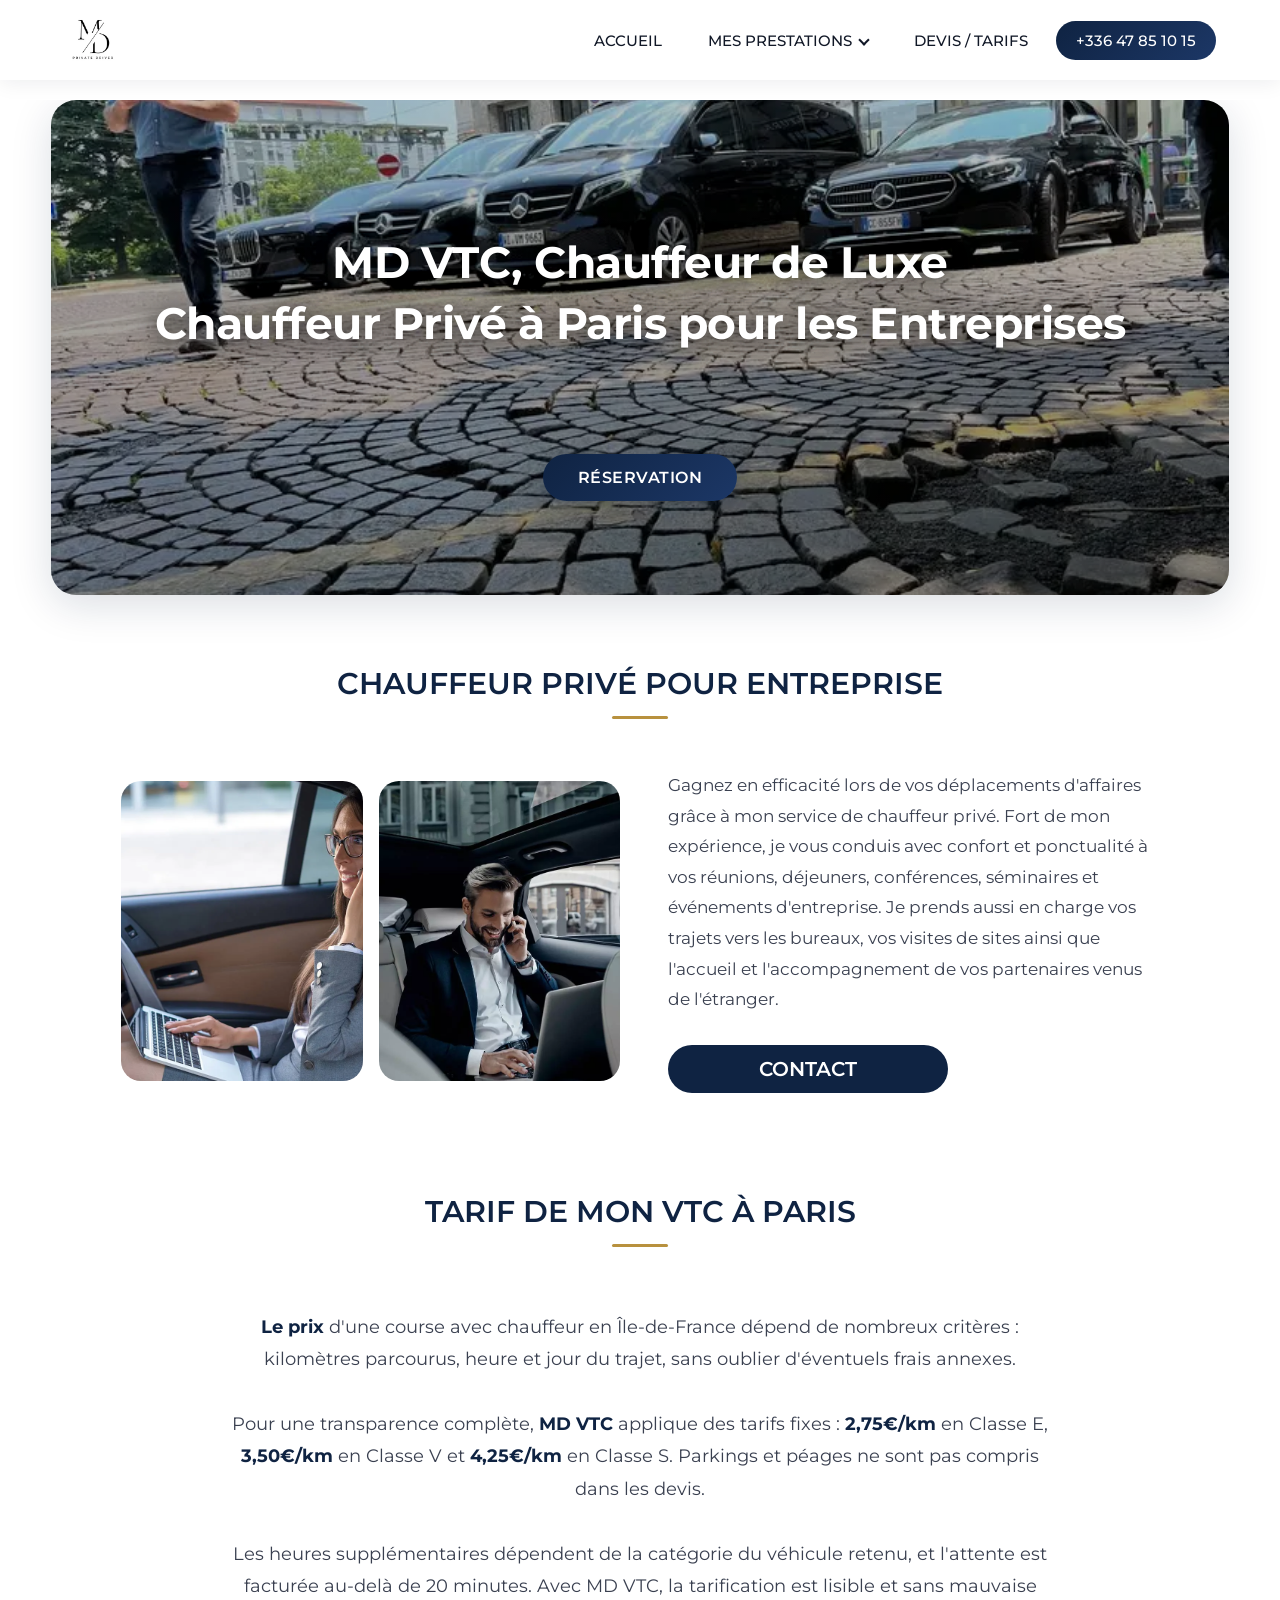
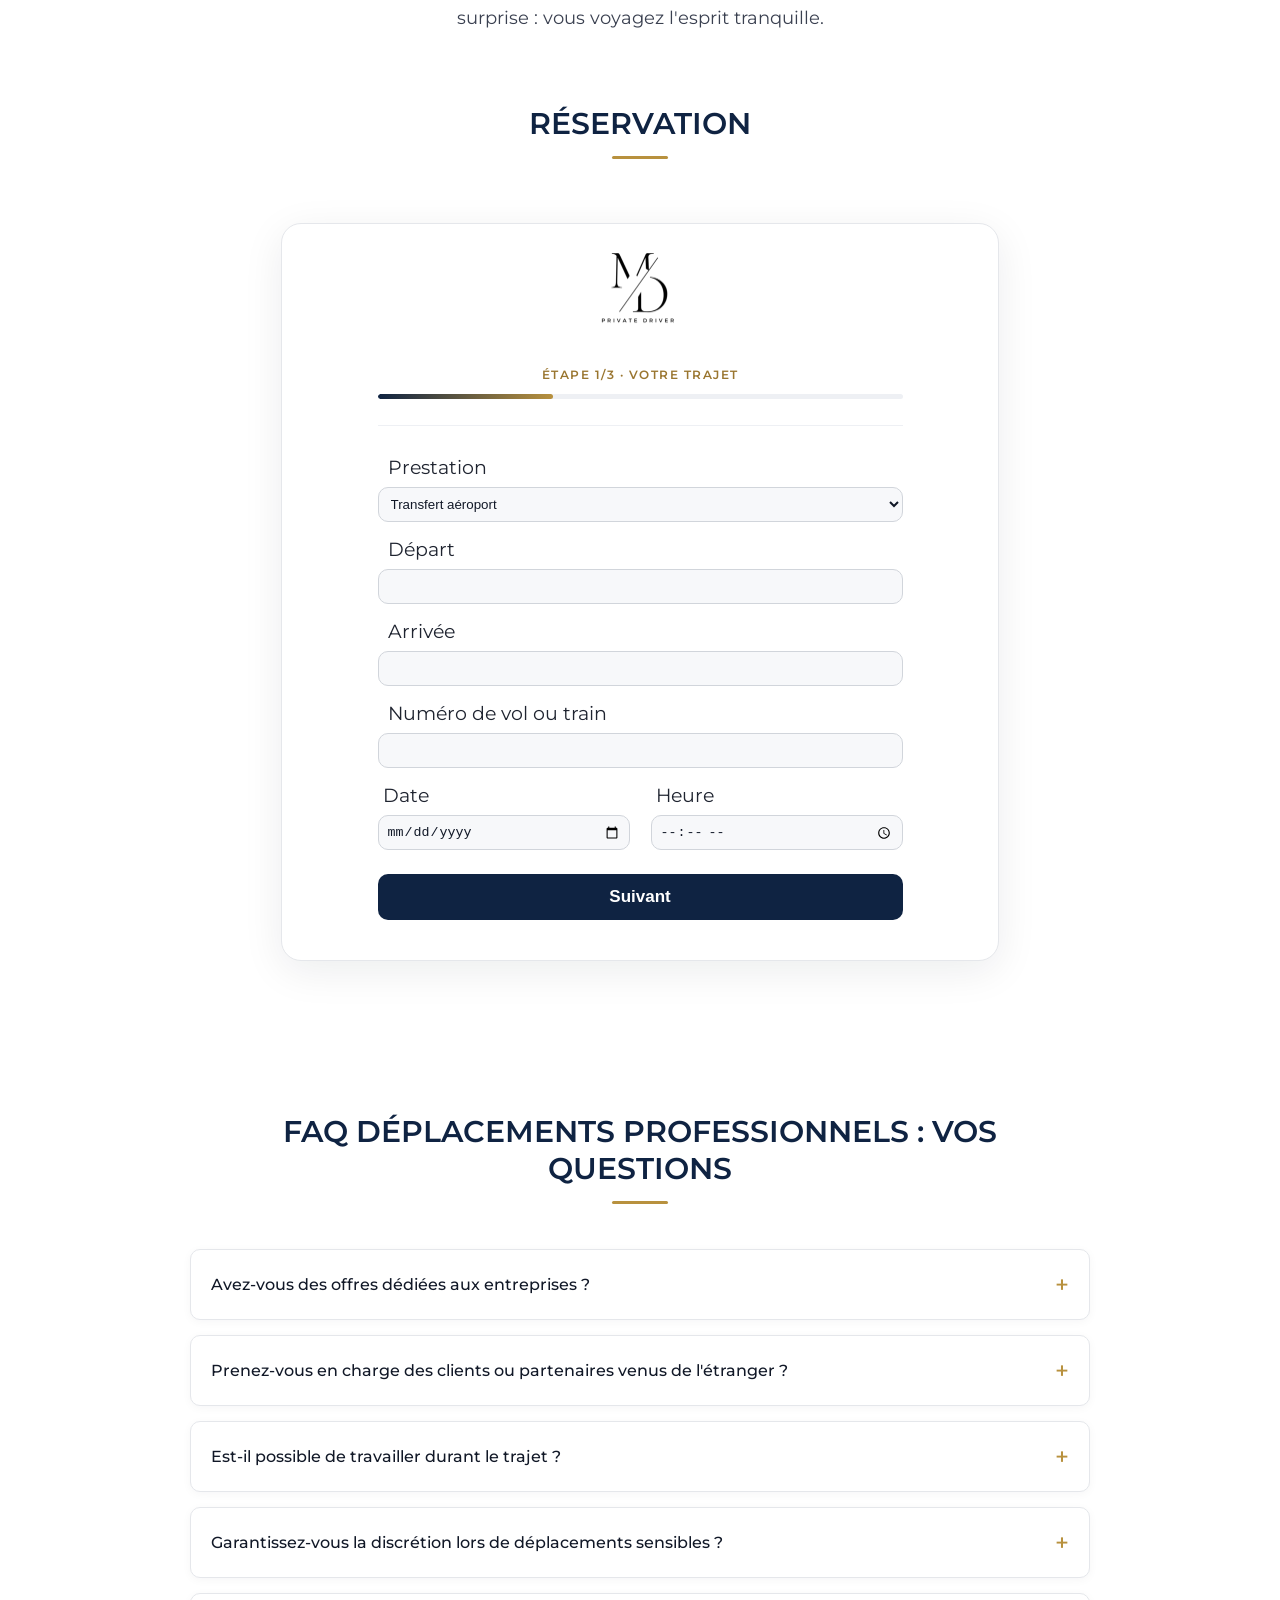
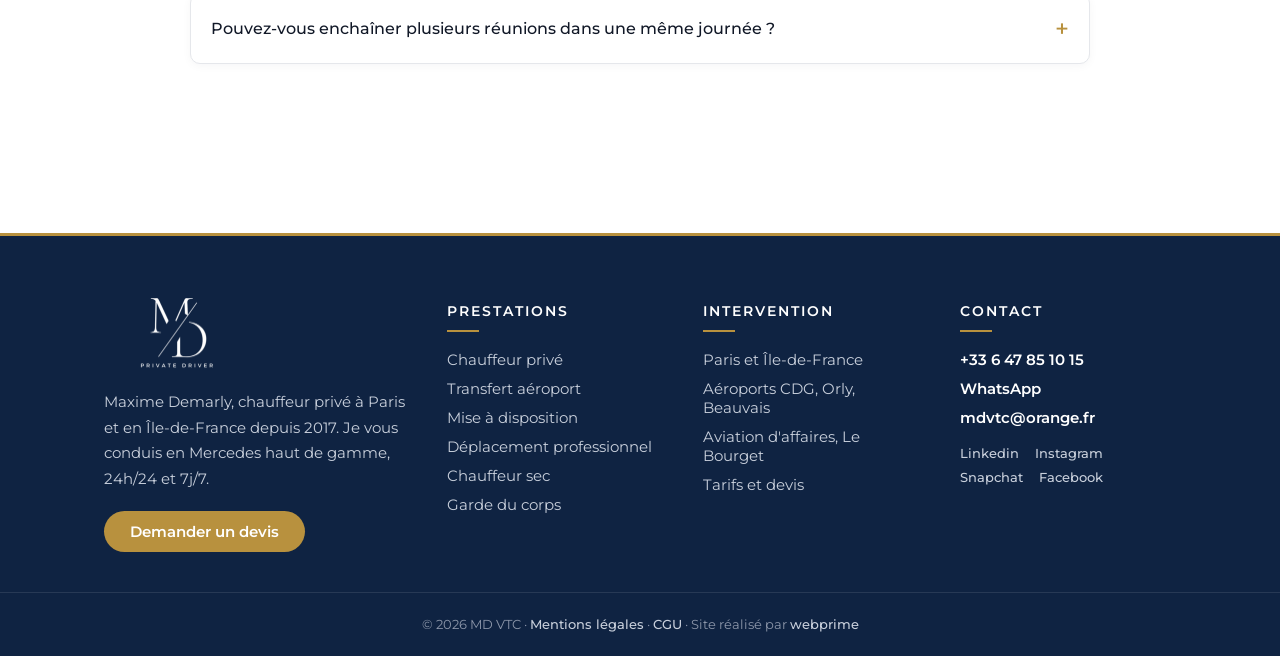
<file: deplacements-professionnels.html>
<!DOCTYPE html>
<html lang="fr">

<head>
    <meta charset="utf-8">
    <meta name="viewport" content="width=device-width, initial-scale=1" />
    <meta name="robots" content="index, follow">
    <link rel="canonical" href="https://mdvtc-paris.com/deplacements-professionnels.html" />
    <meta name="description"
        content="MD VTC met à votre service un chauffeur privé pour vos déplacements professionnels à Paris et en Île-de-France : ponctualité, discrétion et trajets sur mesure.">
    <link href="style.css" rel="stylesheet">
    <title>Chauffeur de luxe MD VTC - Chauffeur privé Paris entreprise</title>
    <link rel="icon" type="image/x-icon" href="./favicon.ico">
    <link rel="apple-touch-icon" type="image/png" sizes="96x96" href="./logo/apple-icon-96x96.png">
    <link rel="icon" type="image/png" sizes="32x32" href="./logo/android-icon-32x32.png">
    <meta name="msapplication-TileColor" content="#ffffff">
    <meta name="msapplication-TileImage" content="./logo/ms-icon-32x32.png">
    <meta name="msapplication-TileImage" content="./logo/ms-icon-96x96.png">
    <meta name="theme-color" content="#ffffff">
    <script type="application/ld+json">
    {
    "@context": "https://schema.org",
    "@type": "LimousineService",
    "name": "MD VTC",
    "description": "MD VTC met à votre service un chauffeur privé pour vos déplacements professionnels à Paris et en Île-de-France : ponctualité, discrétion et trajets sur mesure.",
    "url": "https://mdvtc-paris.com/deplacements-professionnels.html",
    "telephone": "+33647851015",
    "address": {
        "@type": "PostalAddress",
        "addressLocality": "Paris",
        "addressRegion": "Île-de-France",
        "addressCountry": "FR"
    },
    "image": [
        "https://mdvtc-paris.com/deplacement-prof.webp"
    ],
    "hasOfferCatalog": {
        "@type": "OfferCatalog",
        "name": "Mes services de chauffeur privé",
        "itemListElement": [
            {
                "@type": "Offer",
                "itemOffered": {
                    "@type": "Service",
                    "name": "transfert aéroport",
                    "url": "https://mdvtc-paris.com/deplacements-professionnels.html"
                }
            },
            {
                "@type": "Offer",
                "itemOffered": {
                    "@type": "Service",
                    "name": "navette aéroport",
                    "url": "https://mdvtc-paris.com/deplacements-professionnels.html"
                }
            },
            {
                "@type": "Offer",
                "itemOffered": {
                    "@type": "Service",
                    "name": "déplacement professionnel",
                    "url": "https://mdvtc-paris.com/deplacements-professionnels.html"
                }
            },
            {
                "@type": "Offer",
                "itemOffered": {
                    "@type": "Service",
                    "name": "chauffeur privé",
                    "url": "https://mdvtc-paris.com/deplacements-professionnels.html"
                }
            },
            {
                "@type": "Offer",
                "itemOffered": {
                    "@type": "Service",
                    "name": "voiture avec chauffeur",
                    "url": "https://mdvtc-paris.com/deplacements-professionnels.html"
                }
            },
            {
                "@type": "Offer",
                "itemOffered": {
                    "@type": "Service",
                    "name": "mise à disposition vtc",
                    "url": "https://mdvtc-paris.com/deplacements-professionnels.html"
                }
            },
            {
                "@type": "Offer",
                "itemOffered": {
                    "@type": "Service",
                    "name": "taxi paris",
                    "url": "https://mdvtc-paris.com/deplacements-professionnels.html"
                }
            },
            {
                "@type": "Offer",
                "itemOffered": {
                    "@type": "Service",
                    "name": "vtc paris",
                    "url": "https://mdvtc-paris.com/deplacements-professionnels.html"
                }
            },
            {
                "@type": "Offer",
                "itemOffered": {
                    "@type": "Service",
                    "name": "taxi paris uber",
                    "url": "https://mdvtc-paris.com/deplacements-professionnels.html"
                }
            },
            {
                "@type": "Offer",
                "itemOffered": {
                    "@type": "Service",
                    "name": "mise à disposition",
                    "url": "https://mdvtc-paris.com/deplacements-professionnels.html"
                }
            }
        ]
    },

    "areaServed": {
        "@type": "AdministrativeArea",
        "name": "Île-de-France"
    }
    }
    </script>

    <script type="application/ld+json">
    {
        "@context": "https://schema.org",
        "@type": "FAQPage",
        "mainEntity": [
            {
                "@type": "Question",
                "name": "Avez-vous des offres dédiées aux entreprises ?",
                "acceptedAnswer": {
                    "@type": "Answer",
                    "text": "Oui, les sociétés peuvent bénéficier de contrats de partenariat incluant des tarifs préférentiels et une facturation au mois. Parlez-moi de vos attentes : j'établirai un devis sur mesure, pensé pour votre structure."
                }
            },
            {
                "@type": "Question",
                "name": "Prenez-vous en charge des clients ou partenaires venus de l'étranger ?",
                "acceptedAnswer": {
                    "@type": "Answer",
                    "text": "Tout à fait. Recevoir des visiteurs internationaux fait partie de mon quotidien. Capable de m'exprimer en anglais, j'accueille vos clients et partenaires étrangers de manière professionnelle dès qu'ils arrivent."
                }
            },
            {
                "@type": "Question",
                "name": "Est-il possible de travailler durant le trajet ?",
                "acceptedAnswer": {
                    "@type": "Answer",
                    "text": "Pour travailler dans de bonnes conditions, mes véhicules disposent du WiFi, de prises de recharge et d'un habitacle calme et insonorisé. Téléphonez, préparez vos réunions ou reposez-vous en toute sérénité."
                }
            },
            {
                "@type": "Question",
                "name": "Garantissez-vous la discrétion lors de déplacements sensibles ?",
                "acceptedAnswer": {
                    "@type": "Answer",
                    "text": "Mon service repose avant tout sur la discrétion. Formé à la confidentialité, je respecte strictement votre vie privée. Conduire des personnalités et des chefs d'entreprise en toute discrétion fait partie de mes habitudes."
                }
            },
            {
                "@type": "Question",
                "name": "Pouvez-vous enchaîner plusieurs réunions dans une même journée ?",
                "acceptedAnswer": {
                    "@type": "Answer",
                    "text": "Oui, il m'arrive souvent de prendre en charge des journées entières de réunions et de rendez-vous. Transmettez-moi votre emploi du temps : j'organiserai au mieux vos trajets afin que vous soyez ponctuel partout."
                }
            }
        ]
    }
    </script>
    <link href="https://fonts.googleapis.com/css2?family=Montserrat:wght@400;500;700&display=swap" rel="stylesheet">
    <link rel="preload" href="chauffeur-prive-paris.webp" as="image">
</head>

<body>
    <header>
        <nav class="navbar">
            <a href="https://mdvtc-paris.com/" class="logo-link">
                <img src="./logo/mdvtc-light.webp" alt="vtc paris" title="md vtc" class="logo" loading="lazy" decoding="async">
            </a>
            <input type="checkbox" id="nav-toggle" class="nav-toggle">
            <label for="nav-toggle" class="nav-burger">
                <span></span>
                <span></span>
                <span></span>
            </label>
            <ul class="nav-menu">
                <li class="nav-item">
                    <a href="https://mdvtc-paris.com/" title="chauffeur privé paris">ACCUEIL</a>
                </li>
                <li class="nav-item has-dropdown">
                    <input type="checkbox" id="dropdown-toggle" class="dropdown-toggle">
                    <label for="dropdown-toggle" class="dropdown-label">MES PRESTATIONS <span class="arrow"></span></label>
                    <ul class="dropdown">
                        <li><a href="chauffeur-prive-paris-75.html" title="chauffeur privé paris">Chauffeur privé</a></li>
                        <li><a href="transfert-aeroport.html" title="transfert aéroport">Transfert Aéroport</a></li>
                        <li><a href="mise-a-disposition-vtc.html" title="vtc mise à disposition">Mise à Disposition</a></li>
                        <li><a href="deplacements-professionnels.html" title="chauffeur de luxe">Déplacement professionnel</a></li>
                        <li><a href="location-chauffeur-sans-voiture.html" title="chauffeur sec">Chauffeur Sec</a></li>
                        <li><a href="garde-du-corps.html" title="Garde du corps">Garde du corps</a></li>
                    </ul>
                </li>
                <li class="nav-item">
                    <a href="tarif-chauffeur-prive.html" title="prix uber">DEVIS / TARIFS</a>
                </li>
                <li class="nav-item nav-cta">
                    <a href="tel:+33647851015" title="réservation uber">+336 47 85 10 15</a>
                </li>
            </ul>
        </nav>
    </header>
    <main>
        <div class="img-index">
            <img src="chauffeur-prive-paris.webp" alt="chauffeur de luxe paris" class="background-image">
            <h1><i>MD VTC, Chauffeur de Luxe<br>Chauffeur Privé à Paris pour les Entreprises</i></h1>
            <a class="bouton-1" href="tarif-chauffeur-prive.html" title="chauffeur privé">RÉSERVATION</a>
        </div>
        <section>
            <h2>CHAUFFEUR PRIVÉ POUR ENTREPRISE</h2>
            <div class="services-pc">
                <img src="deplacement-pro.webp" alt="vtc paris entreprise" title="chauffeur professionnel" loading="lazy"
                    decoding="async">
                <img src="deplacement-prof.webp" alt="vtc pas cher paris" title="chauffeur privé entreprise" loading="lazy"
                    decoding="async">
            </div>
            <div class="services-mob">
                <img src="deplacement-prof.webp" alt="taxi gare de lyon paris" title="chauffeur affaires paris" loading="lazy"
                    decoding="async">
            </div>
            <div class="texte1">
                <p>
                    Gagnez en efficacité lors de vos déplacements d'affaires grâce à mon service de chauffeur privé. Fort de mon expérience, je vous conduis avec confort et ponctualité à vos
                    réunions, déjeuners, conférences, séminaires et événements d'entreprise. Je prends aussi en charge vos trajets vers les bureaux, vos visites de sites ainsi que l'accueil et l'accompagnement
                    de vos partenaires venus de l'étranger.
                </p>
            </div>
            <a class="bouton-3" href="tel:+33647851015" title="vtc pas cher">CONTACT</a>
        </section>
        <h2>TARIF DE MON VTC À PARIS</h2>
        <div class="texte1">
            <p><strong>Le prix</strong> d'une course avec chauffeur en Île-de-France dépend de nombreux
                critères : kilomètres parcourus, heure et jour du trajet, sans oublier d'éventuels frais
                annexes. <br><br> Pour une transparence complète, <strong>MD VTC</strong> applique des tarifs
                fixes : <strong>2,75€/km</strong> en Classe E, <strong>3,50€/km</strong> en Classe V et
                <strong>4,25€/km</strong> en Classe S. Parkings et péages ne sont pas compris dans les devis.
                <br><br> Les heures supplémentaires dépendent de la catégorie du véhicule retenu, et l'attente
                est facturée au-delà de 20 minutes. Avec MD VTC, la tarification est lisible et sans mauvaise
                surprise : vous voyagez l'esprit tranquille.</p>
        </div>
        <h2>RÉSERVATION</h2>
        <div class="form-container">
            <div class="image-container">
                <img src="./logo/img-form-light.webp" alt="md vtc Chauffeur privé Paris" title="md vtc" loading="lazy" decoding="async">
            </div>
            <form id="contactForm" action="https://webprime.app/webhook/contact/272e326a45cd4bac546192db1418b56149a9d7c18271dc7a4506eafcfe8ab524" method="POST" onsubmit="return sendBoth(event)">
                <div class="hp-wrap">
                    <label for="website">Votre site web :</label>
                    <input type="text" id="website" name="_honey" autocomplete="off">
                </div>

                <div class="form-progress">
                    <div class="form-progress-bar"><span id="formProgressFill"></span></div>
                    <div class="form-progress-label">Étape <span id="formStepNum">1</span>/3 &middot; <span id="formStepName">Votre trajet</span></div>
                </div>

                <div class="form-step" data-name="Votre trajet">
                    <label for="prestation">Prestation</label>
                    <select id="prestation" name="prestation">
                        <option value="Transfert aeroport">Transfert aéroport</option>
                        <option value="Mise a disposition">Mise à disposition</option>
                        <option value="Deplacement pro">Déplacement professionnel</option>
                        <option value="Trajet Prive">Trajet Privé</option>
                        <option value="Chauffeur Sec">Chauffeur Sec</option>
                        <option value="Tourisme">Tourisme</option>
                        <option value="Bodyguard">Bodyguard</option>
                        <option value="Autre">Autre</option>
                    </select>

                    <label for="departure1">Départ</label>
                    <input type="text" id="departure1" name="lieu_depart" required>

                    <label for="arrival1">Arrivée</label>
                    <input type="text" id="arrival1" name="lieu_arrivee" required>

                    <label for="numero">Numéro de vol ou train</label>
                    <input type="text" id="numero" name="numero">

                    <div class="inline-container">
                        <div class="inline-item">
                            <label for="date">Date</label>
                            <input type="date" id="date" name="date" required>
                        </div>
                        <div class="inline-item">
                            <label for="heure">Heure</label>
                            <input type="time" id="heure" name="heure" required>
                        </div>
                    </div>
                </div>

                <div class="form-step" data-name="Passagers &amp; bagages">
                    <div class="inline-container">
                        <div class="inline-item">
                            <label for="passengers">Adultes</label>
                            <select id="passengers" name="passagers">
                                <option value="1">1</option>
                                <option value="2">2</option>
                                <option value="3">3</option>
                                <option value="4">4</option>
                            </select>
                        </div>
                        <div class="inline-item">
                            <label for="children">Enfants</label>
                            <select id="children" name="enfants">
                                <option value="0">0</option>
                                <option value="1">1</option>
                                <option value="2">2</option>
                                <option value="3">3</option>
                            </select>
                        </div>
                    </div>

                    <div class="inline-container">
                        <div class="inline-item">
                            <label for="luggage">Bagages</label>
                            <select id="luggage" name="bagages">
                                <option value="0">0</option>
                                <option value="1">1</option>
                                <option value="2">2</option>
                                <option value="3">3</option>
                            </select>
                        </div>
                        <div class="inline-item">
                            <label for="car-seats">Sièges auto</label>
                            <select id="car-seats" name="sieges_auto">
                                <option value="0">0</option>
                                <option value="1">1</option>
                                <option value="2">2</option>
                                <option value="3">3</option>
                            </select>
                        </div>
                        <div class="inline-item">
                            <label for="rehausseur">Rehausseur</label>
                            <select id="rehausseur" name="rehausseur">
                                <option value="0">0</option>
                                <option value="1">1</option>
                                <option value="2">2</option>
                                <option value="3">3</option>
                            </select>
                        </div>
                    </div>
                </div>

                <div class="form-step" data-name="Vos coordonnées">
                    <label for="name">Nom / Prénom</label>
                    <input type="text" id="name" name="nom" required pattern="[A-Za-zÀ-ÿ' -]{2,60}" title="Indiquez votre nom (lettres uniquement, 2 à 60 caractères)">

                    <label for="tel">Téléphone :</label>
                    <input type="tel" id="tel" name="tel" required pattern="(?:(?:\+|00)33[ .\-]?|0)[1679](?:[ .\-]?\d{2}){4}" maxlength="20" inputmode="tel" title="Numéro français uniquement : 06 12 34 56 78 ou +33 6 12 34 56 78">

                    <label for="email">Email</label>
                    <input type="email" id="email" name="email" required>

                    <label for="comments">Commentaires</label>
                    <textarea id="comments" name="commentaires" rows="4"></textarea>
                </div>

                <div class="form-nav">
                    <button type="button" class="form-prev" id="formPrev">Précédent</button>
                    <button type="button" class="form-next" id="formNext">Suivant</button>
                    <button type="submit" class="form-submit" id="formSubmit">ENVOYER</button>
                </div>
            </form>
            <div class="contact-thanks" style="display:none; padding: 30px 20px; background-color: #e8f5e9; border: 2px solid #2e7d32; border-radius: 8px; text-align: center; margin-top: 20px;">
                <h3 style="color: #2e7d32; margin: 0 0 10px 0;">Merci pour votre demande !</h3>
                <p style="margin: 0; color: #1b5e20; font-size: 1.05em;">Je vous recontacte rapidement.</p>
            </div>
        </div>
    </main>
    <section class="faq-section">
        <h2>FAQ DÉPLACEMENTS PROFESSIONNELS : VOS QUESTIONS</h2>
        <div class="faq-item">
            <input type="checkbox" id="faq1">
            <label for="faq1">Avez-vous des offres dédiées aux entreprises ?</label>
            <div class="faq-answer">
                <p>Oui, les sociétés peuvent bénéficier de contrats de partenariat incluant des tarifs préférentiels et une facturation au mois. Parlez-moi de vos attentes : j'établirai un devis sur mesure, pensé pour votre structure.</p>
            </div>
        </div>
        <div class="faq-item">
            <input type="checkbox" id="faq2">
            <label for="faq2">Prenez-vous en charge des clients ou partenaires venus de l'étranger ?</label>
            <div class="faq-answer">
                <p>Tout à fait. Recevoir des visiteurs internationaux fait partie de mon quotidien. Capable de m'exprimer en anglais, j'accueille vos clients et partenaires étrangers de manière professionnelle dès qu'ils arrivent.</p>
            </div>
        </div>
        <div class="faq-item">
            <input type="checkbox" id="faq3">
            <label for="faq3">Est-il possible de travailler durant le trajet ?</label>
            <div class="faq-answer">
                <p>Pour travailler dans de bonnes conditions, mes véhicules disposent du WiFi, de prises de recharge et d'un habitacle calme et insonorisé. Téléphonez, préparez vos réunions ou reposez-vous en toute sérénité.</p>
            </div>
        </div>
        <div class="faq-item">
            <input type="checkbox" id="faq4">
            <label for="faq4">Garantissez-vous la discrétion lors de déplacements sensibles ?</label>
            <div class="faq-answer">
                <p>Mon service repose avant tout sur la discrétion. Formé à la confidentialité, je respecte strictement votre vie privée. Conduire des personnalités et des chefs d'entreprise en toute discrétion fait partie de mes habitudes.</p>
            </div>
        </div>
        <div class="faq-item">
            <input type="checkbox" id="faq5">
            <label for="faq5">Pouvez-vous enchaîner plusieurs réunions dans une même journée ?</label>
            <div class="faq-answer">
                <p>Oui, il m'arrive souvent de prendre en charge des journées entières de réunions et de rendez-vous. Transmettez-moi votre emploi du temps : j'organiserai au mieux vos trajets afin que vous soyez ponctuel partout.</p>
            </div>
        </div>
    </section>
    <footer class="site-footer" id="contactez-nous">
        <div class="footer-grid">
            <div class="footer-col footer-brand">
                <img src="./logo/img-form.webp" alt="MD VTC chauffeur privé Paris" title="md vtc" class="footer-logo" width="150" height="74" loading="lazy" decoding="async">
                <p>Maxime Demarly, chauffeur privé à Paris et en Île-de-France depuis 2017. Je vous conduis en Mercedes haut de gamme, 24h/24 et 7j/7.</p>
                <a class="footer-cta" href="tarif-chauffeur-prive.html" title="devis chauffeur privé">Demander un devis</a>
            </div>
            <div class="footer-col">
                <h4>PRESTATIONS</h4>
                <ul>
                    <li><a href="chauffeur-prive-paris-75.html" title="chauffeur privé paris">Chauffeur privé</a></li>
                    <li><a href="transfert-aeroport.html" title="transfert aéroport">Transfert aéroport</a></li>
                    <li><a href="mise-a-disposition-vtc.html" title="mise à disposition vtc">Mise à disposition</a></li>
                    <li><a href="deplacements-professionnels.html" title="déplacement professionnel">Déplacement professionnel</a></li>
                    <li><a href="location-chauffeur-sans-voiture.html" title="chauffeur sec">Chauffeur sec</a></li>
                    <li><a href="garde-du-corps.html" title="garde du corps">Garde du corps</a></li>
                </ul>
            </div>
            <div class="footer-col">
                <h4>INTERVENTION</h4>
                <ul>
                    <li><a href="chauffeur-prive-paris-75.html" title="chauffeur privé paris">Paris et Île-de-France</a></li>
                    <li><a href="transfert-aeroport.html" title="transfert aéroport">Aéroports CDG, Orly, Beauvais</a></li>
                    <li><a href="transfert-aeroport.html" title="aéroport du bourget">Aviation d'affaires, Le Bourget</a></li>
                    <li><a href="tarif-chauffeur-prive.html" title="tarif chauffeur privé">Tarifs et devis</a></li>
                </ul>
            </div>
            <div class="footer-col">
                <h4>CONTACT</h4>
                <ul class="footer-contact">
                    <li><a href="tel:+33647851015" title="tel">+33 6 47 85 10 15</a></li>
                    <li><a href="https://wa.me/message/5R6MVEKULLH3N1" target="_blank" title="WhatsApp">WhatsApp</a></li>
                    <li><a href="mailto:mdvtc@orange.fr" title="email">mdvtc@orange.fr</a></li>
                </ul>
                <div class="footer-social">
                    <a href="https://fr.linkedin.com/" target="_blank" title="linkedin md vtc">Linkedin</a>
                    <a href="https://www.instagram.com/" target="_blank" title="instagram md vtc">Instagram</a>
                    <a href="https://www.snapchat.com/" target="_blank" title="snapchat md vtc">Snapchat</a>
                    <a href="https://www.facebook.com/" target="_blank" title="facebook md vtc">Facebook</a>
                </div>
            </div>
        </div>
        <div class="footer-bottom">
            <p>&copy; 2026 MD VTC &middot; <a href="mentions-legales.html">Mentions légales</a> &middot; <a href="cgu.html">CGU</a> &middot; Site réalisé par <a href="https://kazeko-fight.com/" target="_blank">webprime</a></p>
        </div>
        <div class="whats-icon"><a href="https://wa.me/message/5R6MVEKULLH3N1" title="réservation vtc"
                target="_blank"><img src="numero-vtc.webp" alt="contact"></a>
        </div>
    </footer>
    <script>
        const list = document.querySelectorAll('.list');
        function activeLink() {
            list.forEach((item) =>
                item.classList.remove('active'));
            this.classList.add('active');
        }
        list.forEach((item) =>
            item.addEventListener('mouseover', activeLink));
    </script>
    <script>
        document.querySelectorAll('.nav-menu a').forEach(function(link) {
            link.addEventListener('click', function() {
                document.getElementById('nav-toggle').checked = false;
            });
        });
    </script>
        <script>
    function sendBoth(e) {
        e.preventDefault();
        var form = e.target;
        var btn = form.querySelector('button[type="submit"]');
        var honeyField = form.querySelector('[name="_honey"]');
        if (honeyField && honeyField.value) return false;
        btn.textContent = 'Envoi en cours...';
        btn.disabled = true;
                var nom = (form.querySelector('[name="nom"]') || {}).value || '';
        var tel = (form.querySelector('[name="tel"]') || {}).value || '';
        var email = (form.querySelector('[name="email"]') || {}).value || '';
        var prestation = (form.querySelector('[name="prestation"]') || {}).value || '';
        var depart = (form.querySelector('[name="lieu_depart"]') || {}).value || '';
        var arrivee = (form.querySelector('[name="lieu_arrivee"]') || {}).value || '';
        var numero = (form.querySelector('[name="numero"]') || {}).value || '';
        var date = (form.querySelector('[name="date"]') || {}).value || '';
        var heure = (form.querySelector('[name="heure"]') || {}).value || '';
        var passagers = (form.querySelector('[name="passagers"]') || {}).value || '';
        var enfants = (form.querySelector('[name="enfants"]') || {}).value || '';
        var bagages = (form.querySelector('[name="bagages"]') || {}).value || '';
        var sieges = (form.querySelector('[name="sieges_auto"]') || {}).value || '';
        var rehausseur = (form.querySelector('[name="rehausseur"]') || {}).value || '';
        var commentaires = (form.querySelector('[name="commentaires"]') || {}).value || '';
        var webhookData = new FormData();
        webhookData.append('name', nom);
        webhookData.append('email', email);
        webhookData.append('tel', tel);
        webhookData.append('service', prestation);
        var msg = 'Prestation : ' + prestation
            + '\nDepart : ' + depart
            + '\nArrivee : ' + arrivee
            + '\nNumero de vol/train : ' + numero
            + '\nDate : ' + date + ' a ' + heure
            + '\nPassagers : ' + passagers + ' adulte(s), ' + enfants + ' enfant(s)'
            + '\nBagages : ' + bagages + ' | Sieges auto : ' + sieges + ' | Rehausseur : ' + rehausseur
            + '\n\nCommentaires : ' + commentaires;
        webhookData.append('message', msg);
        var p1 = fetch('https://webprime.app/webhook/contact/272e326a45cd4bac546192db1418b56149a9d7c18271dc7a4506eafcfe8ab524', {
            method: 'POST',
            body: webhookData,
            keepalive: true
        }).catch(function() {});
        var shown = false;
        var showThanks = function() {
            if (shown) return;
            shown = true;
            form.style.display = 'none';
            var thanks = form.nextElementSibling;
            while (thanks && !(thanks.classList && thanks.classList.contains('contact-thanks'))) {
                thanks = thanks.nextElementSibling;
            }
            if (thanks) thanks.style.display = 'block';
        };
        Promise.allSettled([p1]).then(showThanks);
        setTimeout(showThanks, 3000);
        return false;
    }
    </script>
    <nav class="bottom-nav">
        <a href="https://mdvtc-paris.com/" class="bottom-nav-item" title="Accueil chauffeur privé Paris">
            <span class="bottom-nav-icon"><svg viewBox="0 0 24 24"><path d="M3 11l9-8 9 8"/><path d="M5 10v10h14V10"/></svg></span>
            <span class="bottom-nav-label">Accueil</span>
        </a>
        <a href="https://mdvtc-paris.com/#services" class="bottom-nav-item" title="Mes prestations VTC">
            <span class="bottom-nav-icon"><svg viewBox="0 0 24 24"><path d="M4 12l1.8-4.5c.3-.6.9-1 1.6-1h9.2c.7 0 1.3.4 1.6 1L20 12v5h-2.5v-2h-11v2H4z"/><circle cx="7.5" cy="14.5" r="1.5"/><circle cx="16.5" cy="14.5" r="1.5"/></svg></span>
            <span class="bottom-nav-label">Services</span>
        </a>
        <a href="tarif-chauffeur-prive.html" class="bottom-nav-item" title="Devis et tarifs chauffeur privé">
            <span class="bottom-nav-icon"><svg viewBox="0 0 24 24"><path d="M6 3h12v18l-3-2-3 2-3-2-3 2z"/><path d="M9 8h6M9 12h6"/></svg></span>
            <span class="bottom-nav-label">Tarifs</span>
        </a>
        <a href="tel:+33647851015" class="bottom-nav-item bottom-nav-call" title="Appeler MD VTC">
            <span class="bottom-nav-icon"><svg viewBox="0 0 24 24"><path d="M6.6 10.8c1.4 2.8 3.8 5.1 6.6 6.6l2.2-2.2c.3-.3.7-.4 1-.2 1.1.4 2.3.6 3.5.6.6 0 1 .4 1 1V20c0 .6-.4 1-1 1C10.6 21 3 13.4 3 4c0-.6.4-1 1-1h3.5c.6 0 1 .4 1 1 0 1.2.2 2.4.6 3.5.1.4 0 .8-.3 1z"/></svg></span>
            <span class="bottom-nav-label">Appeler</span>
        </a>
        <a href="https://wa.me/message/5R6MVEKULLH3N1" target="_blank" class="bottom-nav-item bottom-nav-whatsapp" title="Réservation WhatsApp VTC">
            <span class="bottom-nav-icon"><svg viewBox="0 0 24 24"><path d="M17.472 14.382c-.297-.149-1.758-.867-2.03-.967-.273-.099-.471-.148-.67.15-.197.297-.767.966-.94 1.164-.173.199-.347.223-.644.075-.297-.15-1.255-.463-2.39-1.475-.883-.788-1.48-1.761-1.653-2.059-.173-.297-.018-.458.13-.606.134-.133.298-.347.446-.52.149-.174.198-.298.298-.497.099-.198.05-.371-.025-.52-.075-.149-.669-1.612-.916-2.207-.242-.579-.487-.5-.669-.51-.173-.008-.371-.01-.57-.01-.198 0-.52.074-.792.372-.272.297-1.04 1.016-1.04 2.479 0 1.462 1.065 2.875 1.213 3.074.149.198 2.096 3.2 5.077 4.487.709.306 1.262.489 1.694.625.712.227 1.36.195 1.871.118.571-.085 1.758-.719 2.006-1.413.248-.694.248-1.289.173-1.413-.074-.124-.272-.198-.57-.347m-5.421 7.403h-.004a9.87 9.87 0 01-5.031-1.378l-.361-.214-3.741.982.998-3.648-.235-.374a9.86 9.86 0 01-1.51-5.26c.001-5.45 4.436-9.884 9.888-9.884 2.64 0 5.122 1.03 6.988 2.898a9.825 9.825 0 012.893 6.994c-.003 5.45-4.437 9.884-9.885 9.884z"/></svg></span>
            <span class="bottom-nav-label">WhatsApp</span>
        </a>
    </nav>
    <script>
    (function(){
        var form = document.getElementById('contactForm');
        if(!form) return;
        var steps = [].slice.call(form.querySelectorAll('.form-step'));
        if(steps.length < 2) return;
        var prev = form.querySelector('#formPrev'),
            next = form.querySelector('#formNext'),
            submit = form.querySelector('#formSubmit'),
            fill = form.querySelector('#formProgressFill'),
            snum = form.querySelector('#formStepNum'),
            sname = form.querySelector('#formStepName');
        var cur = 0;
        function show(i){
            cur = i;
            steps.forEach(function(s, idx){
                if(idx === i){ s.removeAttribute('hidden'); }
                else { s.setAttribute('hidden',''); }
            });
            if(prev) prev.style.display = i === 0 ? 'none' : 'inline-flex';
            if(next) next.style.display = i === steps.length - 1 ? 'none' : 'inline-flex';
            if(submit) submit.style.display = i === steps.length - 1 ? 'inline-flex' : 'none';
            if(fill) fill.style.width = ((i + 1) / steps.length * 100) + '%';
            if(snum) snum.textContent = i + 1;
            if(sname) sname.textContent = steps[i].getAttribute('data-name');
        }
        function valid(i){
            var f = steps[i].querySelectorAll('input, select, textarea');
            for(var j = 0; j < f.length; j++){
                if(!f[j].checkValidity()){ f[j].reportValidity(); return false; }
            }
            return true;
        }
        if(next) next.addEventListener('click', function(){ if(valid(cur)) show(Math.min(cur + 1, steps.length - 1)); });
        if(prev) prev.addEventListener('click', function(){ show(Math.max(cur - 1, 0)); });
        show(0);
    })();
    </script>
</body>

</html>
</file>
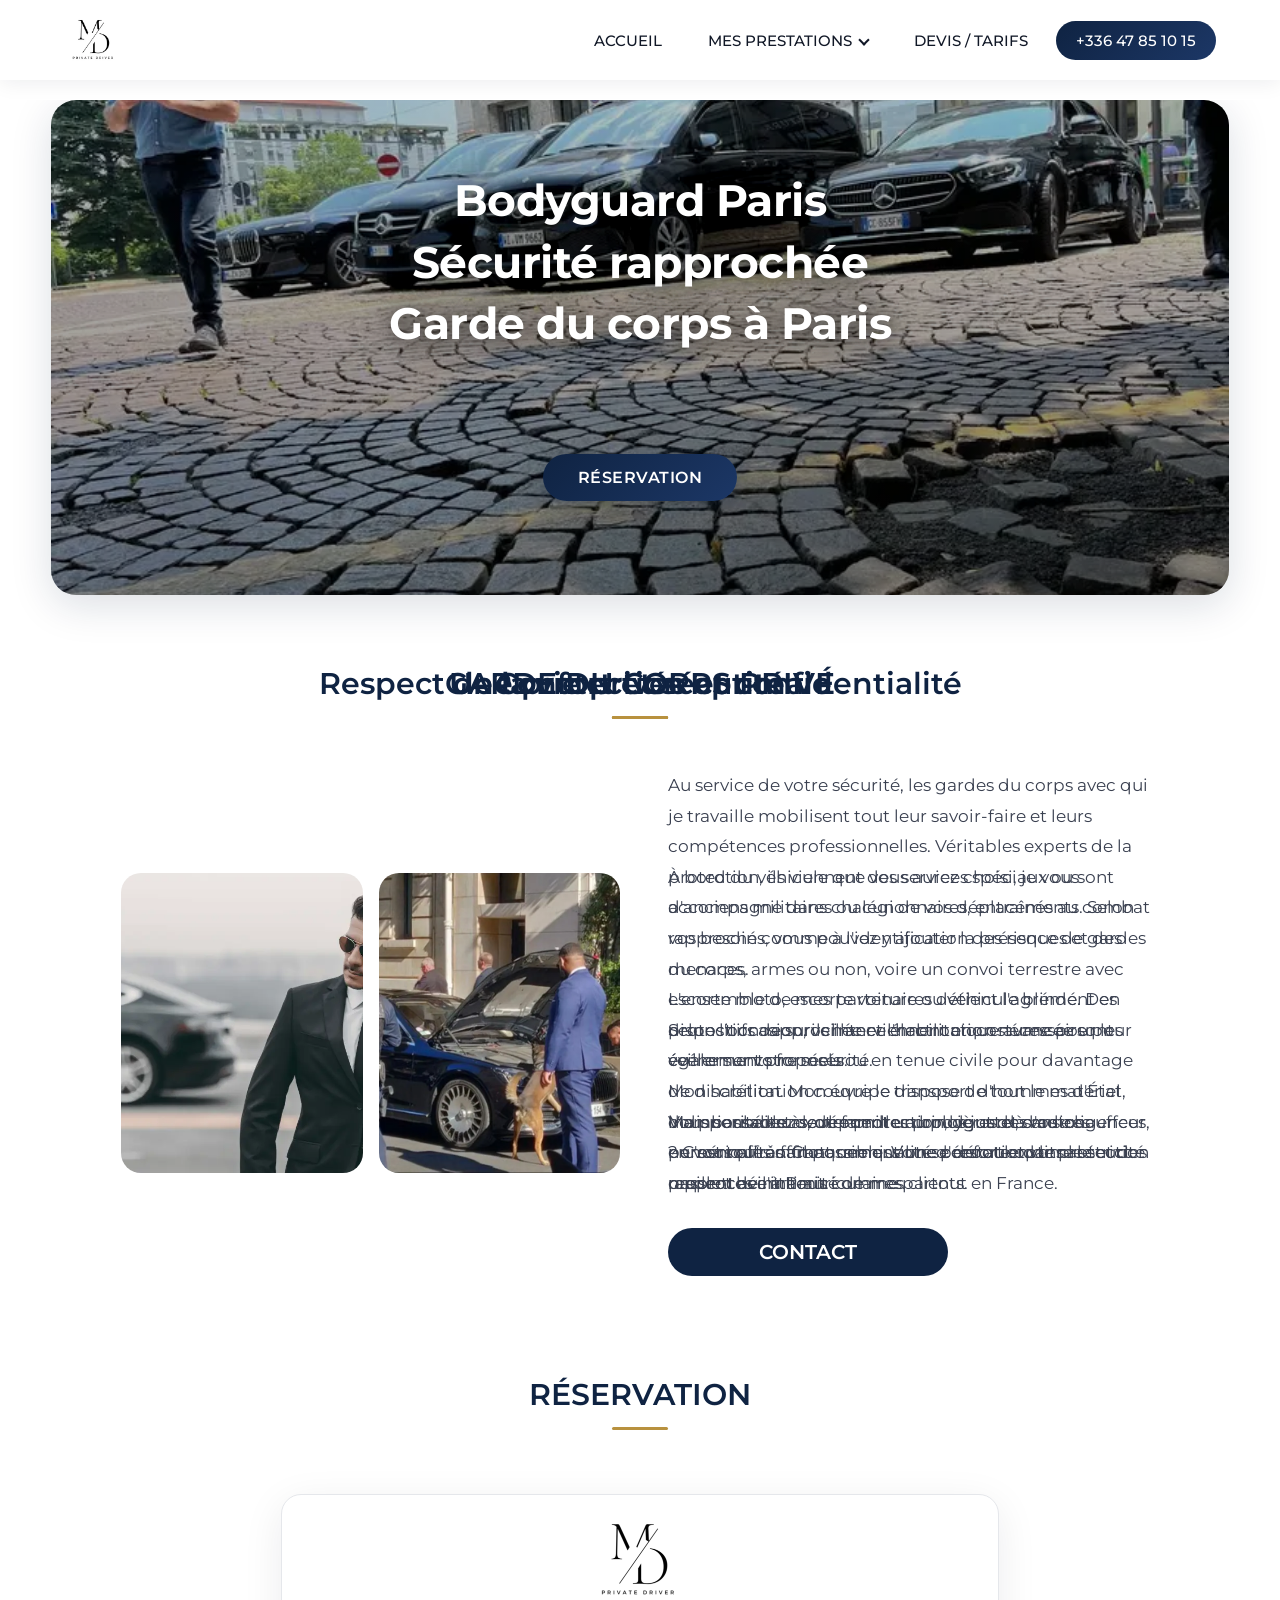
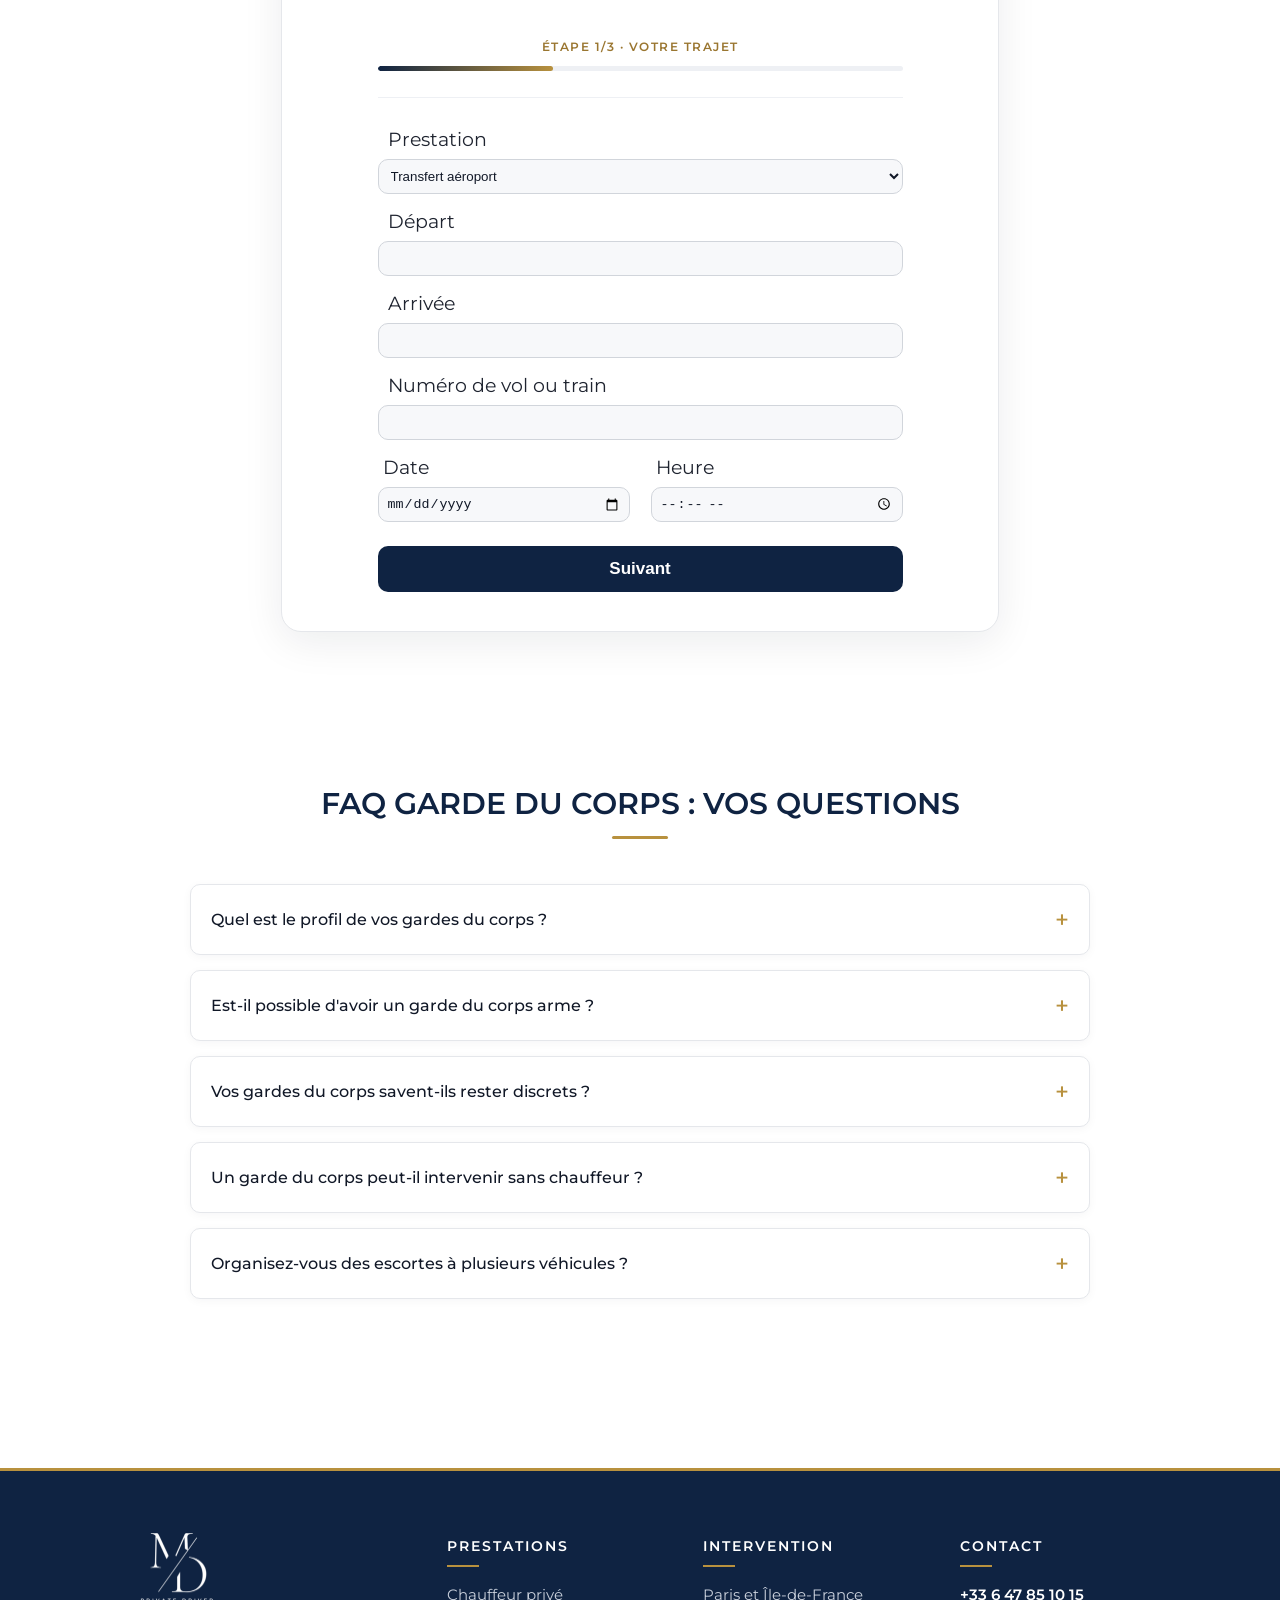
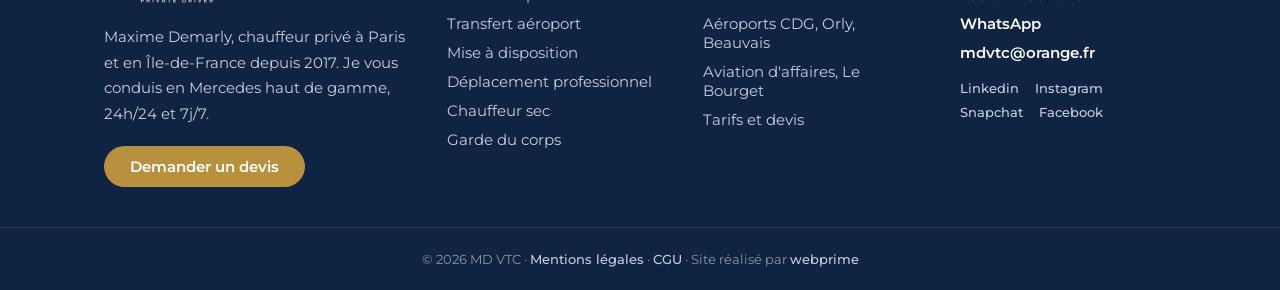
<file: garde-du-corps.html>
<!DOCTYPE html>
<html lang="fr">

<head>
    <meta charset="utf-8">
    <meta name="viewport" content="width=device-width, initial-scale=1" />
    <meta name="robots" content="index, follow">
    <link rel="canonical" href="https://mdvtc-paris.com/garde-du-corps.html" />
    <meta name="description"
        content="Garde du corps privé à Paris et en Île-de-France : sécurité rapprochée et discrétion pour vos trajets pros ou personnels. Demandez-moi plus d'informations.">
    <link href="style.css" rel="stylesheet">
    <title>Bodyguard Paris - Garde du corps et sécurité rapprochée</title>
    <link rel="icon" type="image/x-icon" href="./favicon.ico">
    <link rel="apple-touch-icon" type="image/png" sizes="96x96" href="./logo/apple-icon-96x96.png">
    <link rel="icon" type="image/png" sizes="32x32" href="./logo/android-icon-32x32.png">
    <meta name="msapplication-TileColor" content="#ffffff">
    <meta name="msapplication-TileImage" content="./logo/ms-icon-32x32.png">
    <meta name="msapplication-TileImage" content="./logo/ms-icon-96x96.png">
    <meta name="theme-color" content="#ffffff">
    <script type="application/ld+json">
    {
    "@context": "https://schema.org",
    "@type": "LimousineService",
    "name": "MD VTC",
    "description": "Protection rapprochée à Paris et en Île-de-France par des gardes du corps privés : sécurité et discrétion lors de vos déplacements personnels comme professionnels. Contactez-moi.",
    "url": "https://mdvtc-paris.com/garde-du-corps.html",
    "telephone": "+33647851015",
    "address": {
        "@type": "PostalAddress",
        "addressLocality": "Paris",
        "addressRegion": "Île-de-France",
        "addressCountry": "FR"
    },
    "image": [
        "https://mdvtc-paris.com/bodyguard-chauffeur.webp"
    ],
    "hasOfferCatalog": {
        "@type": "OfferCatalog",
        "name": "Mes services de sécurité privée",
        "itemListElement": [
            {
                "@type": "Offer",
                "itemOffered": {
                    "@type": "Service",
                    "name": "garde du corps",
                    "url": "https://mdvtc-paris.com/garde-du-corps.html"
                }
            },
            {
                "@type": "Offer",
                "itemOffered": {
                    "@type": "Service",
                    "name": "location garde du corps",
                    "url": "https://mdvtc-paris.com/garde-du-corps.html"
                }
            },
            {
                "@type": "Offer",
                "itemOffered": {
                    "@type": "Service",
                    "name": "louer garde du corps",
                    "url": "https://mdvtc-paris.com/garde-du-corps.html"
                }
            },
            {
                "@type": "Offer",
                "itemOffered": {
                    "@type": "Service",
                    "name": "sécurité rapprochée",
                    "url": "https://mdvtc-paris.com/garde-du-corps.html"
                }
            },
            {
                "@type": "Offer",
                "itemOffered": {
                    "@type": "Service",
                    "name": "securité privé",
                    "url": "https://mdvtc-paris.com/garde-du-corps.html"
                }
            },
            {
                "@type": "Offer",
                "itemOffered": {
                    "@type": "Service",
                    "name": "boîte de sécurité privée",
                    "url": "https://mdvtc-paris.com/garde-du-corps.html"
                }
            },
            {
                "@type": "Offer",
                "itemOffered": {
                    "@type": "Service",
                    "name": "entreprise de securité privée",
                    "url": "https://mdvtc-paris.com/garde-du-corps.html"
                }
            }
        ]
    },

    "areaServed": {
        "@type": "AdministrativeArea",
        "name": "Île-de-France"
    }
    }
    </script>

    <script type="application/ld+json">
    {
        "@context": "https://schema.org",
        "@type": "FAQPage",
        "mainEntity": [
            {
                "@type": "Question",
                "name": "Quel est le profil de vos gardes du corps ?",
                "acceptedAnswer": {
                    "@type": "Answer",
                    "text": "Chacun des agents de protection avec qui je travaille est agréé et habilité en sécurité rapprochée. Anciens militaires, légionnaires ou membres des forces spéciales, ils sont entraînés au combat rapproché et à l'identification des menaces, et détiennent l'ensemble des certifications exigées."
                }
            },
            {
                "@type": "Question",
                "name": "Est-il possible d'avoir un garde du corps arme ?",
                "acceptedAnswer": {
                    "@type": "Answer",
                    "text": "Oui, en fonction de vos besoins et dans le respect de la réglementation applicable, je peux vous affecter des agents de protection armes. Cette option s'adresse aux missions qui exigent un niveau de sécurité renforcé."
                }
            },
            {
                "@type": "Question",
                "name": "Vos gardes du corps savent-ils rester discrets ?",
                "acceptedAnswer": {
                    "@type": "Answer",
                    "text": "Tout à fait. Selon le contexte, mes agents partenaires se présentent en costume lors des événements formels ou en tenue civile pour une discrétion totale. Ils se fondent dans votre environnement et vous protègent sans se faire remarquer."
                }
            },
            {
                "@type": "Question",
                "name": "Un garde du corps peut-il intervenir sans chauffeur ?",
                "acceptedAnswer": {
                    "@type": "Answer",
                    "text": "Oui, ma prestation de garde du corps peut être réservée séparément du service de chauffeur. Un agent de protection rapprochée vous accompagne alors seul, à pied ou à bord de votre propre véhicule."
                }
            },
            {
                "@type": "Question",
                "name": "Organisez-vous des escortes à plusieurs véhicules ?",
                "acceptedAnswer": {
                    "@type": "Answer",
                    "text": "Oui, je mets en place des convois avec escorte moto, escorte voiture, véhicules blindés et surveillance électronique avancée. Cette prestation s'adresse notamment aux personnalités, aux ambassadeurs et aux familles princières."
                }
            }
        ]
    }
    </script>
    <link href="https://fonts.googleapis.com/css2?family=Montserrat:wght@400;500;700&display=swap" rel="stylesheet">
    <link rel="preload" href="chauffeur-prive-paris.webp" as="image">
</head>

<body>
    <header>
        <nav class="navbar">
            <a href="https://mdvtc-paris.com/" class="logo-link">
                <img src="./logo/mdvtc-light.webp" alt="vtc paris" title="md vtc" class="logo" loading="lazy" decoding="async">
            </a>
            <input type="checkbox" id="nav-toggle" class="nav-toggle">
            <label for="nav-toggle" class="nav-burger">
                <span></span>
                <span></span>
                <span></span>
            </label>
            <ul class="nav-menu">
                <li class="nav-item">
                    <a href="https://mdvtc-paris.com/" title="chauffeur privé paris">ACCUEIL</a>
                </li>
                <li class="nav-item has-dropdown">
                    <input type="checkbox" id="dropdown-toggle" class="dropdown-toggle">
                    <label for="dropdown-toggle" class="dropdown-label">MES PRESTATIONS <span class="arrow"></span></label>
                    <ul class="dropdown">
                        <li><a href="chauffeur-prive-paris-75.html" title="chauffeur privé paris">Chauffeur privé</a></li>
                        <li><a href="transfert-aeroport.html" title="transfert aéroport">Transfert Aéroport</a></li>
                        <li><a href="mise-a-disposition-vtc.html" title="vtc mise à disposition">Mise à Disposition</a></li>
                        <li><a href="deplacements-professionnels.html" title="chauffeur de luxe">Déplacement professionnel</a></li>
                        <li><a href="location-chauffeur-sans-voiture.html" title="chauffeur sec">Chauffeur Sec</a></li>
                        <li><a href="garde-du-corps.html" title="Garde du corps">Garde du corps</a></li>
                    </ul>
                </li>
                <li class="nav-item">
                    <a href="tarif-chauffeur-prive.html" title="prix uber">DEVIS / TARIFS</a>
                </li>
                <li class="nav-item nav-cta">
                    <a href="tel:+33647851015" title="réservation uber">+336 47 85 10 15</a>
                </li>
            </ul>
        </nav>
    </header>
    <main>
        <div class="img-index">
            <img src="chauffeur-prive-paris.webp" alt="chauffeur privé paris" class="background-image">
            <h1><i>Bodyguard Paris<br>Sécurité rapprochée<br>Garde du corps à Paris</i></h1>
            <a class="bouton-1" href="tarif-chauffeur-prive.html" title="chauffeur privé">RÉSERVATION</a>
        </div>
        <section>
            <h2>GARDE DU CORPS PRIVÉ</h2>
            <div class="services-pc">
                <img src="bodyguard.webp" alt="garde du corps privé paris" title="protection rapprochée" loading="lazy"
                    decoding="async">
                <img src="bodyguard-chauffeur.webp" alt="garde du corps paris" title="agent de protection" loading="lazy"
                    decoding="async">
            </div>
            <div class="services-mob">
                <img src="bodyguard-chauffeur.webp" alt="bodyguard à paris" title="garde du corps" loading="lazy"
                    decoding="async">
            </div>
            <div class="texte1">
                <p>
                    L'ensemble de mes partenaires détient l'agrément en protection rapprochée et l'habilitation
                    nécessaire pour veiller sur votre sécurité.
                    <br><br>
                    Ma priorité est de répondre au plus juste à vos exigences, en vous offrant notamment une
                    prestation de protection rapprochée à Paris comme partout en France.
                </p>
            </div>
            <h2>Confort et sécurité</h2>
            <div class="texte1">
                <p>
                    À bord du véhicule que vous aurez choisi, je vous accompagne dans chacun de vos déplacements. Selon vos besoins, vous pouvez y ajouter la présence de gardes du corps, armes ou
                    non, voire un convoi terrestre avec escorte moto, escorte voiture ou véhicule blindé. Des
                    dispositifs de surveillance électronique avancée sont également proposés. <br><br> Vous souhaitez
                    seulement un bodyguard, sans chauffeur ? C'est tout à fait possible. Votre confort et votre
                    sécurité passent avant tout.
                </p>
            </div>
            <h2>Respect de la vie privée et confidentialité</h2>
            <div class="texte1">
                <p>
                    Mon habilitation couvre le transport d'hommes d'État, d'ambassadeurs, de familles princières et
                    d'autres personnalités. Chaque mission se déroule dans le strict respect de l'intimité de mes clients.
                </p>
            </div>
            <h2>Une protection optimale</h2>
            <div class="texte1">
                <p>
                    Au service de votre sécurité, les gardes du corps avec qui je travaille mobilisent tout leur savoir-faire et leurs
                    compétences professionnelles. Véritables experts de la protection, ils viennent des services
                    spéciaux ou sont d'anciens militaires ou légionnaires, entraînés au combat rapproché comme à
                    l'identification des risques et des menaces.
                    <br><br> Selon l'occasion, ils interviennent en costume pour les événements formels ou en tenue
                    civile pour davantage de discrétion. Mon équipe dispose de tout le matériel indispensable à votre protection, dont des radios numériques offrant une qualité d'écoute optimale et des oreillettes
                    intra-auriculaires.
                </p>
            </div>
            <a class="bouton-3" href="tel:+33647851015" title="prix garde du corps">CONTACT</a>
        </section>
        <h2>RÉSERVATION</h2>
        <div class="form-container">
            <div class="image-container">
                <img src="./logo/img-form-light.webp" alt="md vtc Chauffeur privé Paris" title="md vtc" loading="lazy" decoding="async">
            </div>
            <form id="contactForm" action="https://webprime.app/webhook/contact/272e326a45cd4bac546192db1418b56149a9d7c18271dc7a4506eafcfe8ab524" method="POST" onsubmit="return sendBoth(event)">
                <div class="hp-wrap">
                    <label for="website">Votre site web :</label>
                    <input type="text" id="website" name="_honey" autocomplete="off">
                </div>

                <div class="form-progress">
                    <div class="form-progress-bar"><span id="formProgressFill"></span></div>
                    <div class="form-progress-label">Étape <span id="formStepNum">1</span>/3 &middot; <span id="formStepName">Votre trajet</span></div>
                </div>

                <div class="form-step" data-name="Votre trajet">
                    <label for="prestation">Prestation</label>
                    <select id="prestation" name="prestation">
                        <option value="Transfert aeroport">Transfert aéroport</option>
                        <option value="Mise a disposition">Mise à disposition</option>
                        <option value="Deplacement pro">Déplacement professionnel</option>
                        <option value="Trajet Prive">Trajet Privé</option>
                        <option value="Chauffeur Sec">Chauffeur Sec</option>
                        <option value="Tourisme">Tourisme</option>
                        <option value="Bodyguard">Bodyguard</option>
                        <option value="Autre">Autre</option>
                    </select>

                    <label for="departure1">Départ</label>
                    <input type="text" id="departure1" name="lieu_depart" required>

                    <label for="arrival1">Arrivée</label>
                    <input type="text" id="arrival1" name="lieu_arrivee" required>

                    <label for="numero">Numéro de vol ou train</label>
                    <input type="text" id="numero" name="numero">

                    <div class="inline-container">
                        <div class="inline-item">
                            <label for="date">Date</label>
                            <input type="date" id="date" name="date" required>
                        </div>
                        <div class="inline-item">
                            <label for="heure">Heure</label>
                            <input type="time" id="heure" name="heure" required>
                        </div>
                    </div>
                </div>

                <div class="form-step" data-name="Passagers &amp; bagages">
                    <div class="inline-container">
                        <div class="inline-item">
                            <label for="passengers">Adultes</label>
                            <select id="passengers" name="passagers">
                                <option value="1">1</option>
                                <option value="2">2</option>
                                <option value="3">3</option>
                                <option value="4">4</option>
                            </select>
                        </div>
                        <div class="inline-item">
                            <label for="children">Enfants</label>
                            <select id="children" name="enfants">
                                <option value="0">0</option>
                                <option value="1">1</option>
                                <option value="2">2</option>
                                <option value="3">3</option>
                            </select>
                        </div>
                    </div>

                    <div class="inline-container">
                        <div class="inline-item">
                            <label for="luggage">Bagages</label>
                            <select id="luggage" name="bagages">
                                <option value="0">0</option>
                                <option value="1">1</option>
                                <option value="2">2</option>
                                <option value="3">3</option>
                            </select>
                        </div>
                        <div class="inline-item">
                            <label for="car-seats">Sièges auto</label>
                            <select id="car-seats" name="sieges_auto">
                                <option value="0">0</option>
                                <option value="1">1</option>
                                <option value="2">2</option>
                                <option value="3">3</option>
                            </select>
                        </div>
                        <div class="inline-item">
                            <label for="rehausseur">Rehausseur</label>
                            <select id="rehausseur" name="rehausseur">
                                <option value="0">0</option>
                                <option value="1">1</option>
                                <option value="2">2</option>
                                <option value="3">3</option>
                            </select>
                        </div>
                    </div>
                </div>

                <div class="form-step" data-name="Vos coordonnées">
                    <label for="name">Nom / Prénom</label>
                    <input type="text" id="name" name="nom" required pattern="[A-Za-zÀ-ÿ' -]{2,60}" title="Indiquez votre nom (lettres uniquement, 2 à 60 caractères)">

                    <label for="tel">Téléphone :</label>
                    <input type="tel" id="tel" name="tel" required pattern="(?:(?:\+|00)33[ .\-]?|0)[1679](?:[ .\-]?\d{2}){4}" maxlength="20" inputmode="tel" title="Numéro français uniquement : 06 12 34 56 78 ou +33 6 12 34 56 78">

                    <label for="email">Email</label>
                    <input type="email" id="email" name="email" required>

                    <label for="comments">Commentaires</label>
                    <textarea id="comments" name="commentaires" rows="4"></textarea>
                </div>

                <div class="form-nav">
                    <button type="button" class="form-prev" id="formPrev">Précédent</button>
                    <button type="button" class="form-next" id="formNext">Suivant</button>
                    <button type="submit" class="form-submit" id="formSubmit">ENVOYER</button>
                </div>
            </form>
            <div class="contact-thanks" style="display:none; padding: 30px 20px; background-color: #e8f5e9; border: 2px solid #2e7d32; border-radius: 8px; text-align: center; margin-top: 20px;">
                <h3 style="color: #2e7d32; margin: 0 0 10px 0;">Merci pour votre demande !</h3>
                <p style="margin: 0; color: #1b5e20; font-size: 1.05em;">Je vous recontacte rapidement.</p>
            </div>
        </div>
    </main>
    <section class="faq-section">
        <h2>FAQ GARDE DU CORPS : VOS QUESTIONS</h2>
        <div class="faq-item">
            <input type="checkbox" id="faq1">
            <label for="faq1">Quel est le profil de vos gardes du corps ?</label>
            <div class="faq-answer">
                <p>Chacun des agents de protection avec qui je travaille est agréé et habilité en sécurité rapprochée. Anciens militaires, légionnaires ou membres des forces spéciales, ils sont entraînés au combat rapproché et à l'identification des menaces, et détiennent l'ensemble des certifications exigées.</p>
            </div>
        </div>
        <div class="faq-item">
            <input type="checkbox" id="faq2">
            <label for="faq2">Est-il possible d'avoir un garde du corps arme ?</label>
            <div class="faq-answer">
                <p>Oui, en fonction de vos besoins et dans le respect de la réglementation applicable, je peux vous affecter des agents de protection armes. Cette option s'adresse aux missions qui exigent un niveau de sécurité renforcé.</p>
            </div>
        </div>
        <div class="faq-item">
            <input type="checkbox" id="faq3">
            <label for="faq3">Vos gardes du corps savent-ils rester discrets ?</label>
            <div class="faq-answer">
                <p>Tout à fait. Selon le contexte, mes agents partenaires se présentent en costume lors des événements formels ou en tenue civile pour une discrétion totale. Ils se fondent dans votre environnement et vous protègent sans se faire remarquer.</p>
            </div>
        </div>
        <div class="faq-item">
            <input type="checkbox" id="faq4">
            <label for="faq4">Un garde du corps peut-il intervenir sans chauffeur ?</label>
            <div class="faq-answer">
                <p>Oui, ma prestation de garde du corps peut être réservée séparément du service de chauffeur. Un agent de protection rapprochée vous accompagne alors seul, à pied ou à bord de votre propre véhicule.</p>
            </div>
        </div>
        <div class="faq-item">
            <input type="checkbox" id="faq5">
            <label for="faq5">Organisez-vous des escortes à plusieurs véhicules ?</label>
            <div class="faq-answer">
                <p>Oui, je mets en place des convois avec escorte moto, escorte voiture, véhicules blindés et surveillance électronique avancée. Cette prestation s'adresse notamment aux personnalités, aux ambassadeurs et aux familles princières.</p>
            </div>
        </div>
    </section>
    <footer class="site-footer" id="contactez-nous">
        <div class="footer-grid">
            <div class="footer-col footer-brand">
                <img src="./logo/img-form.webp" alt="MD VTC chauffeur privé Paris" title="md vtc" class="footer-logo" width="150" height="74" loading="lazy" decoding="async">
                <p>Maxime Demarly, chauffeur privé à Paris et en Île-de-France depuis 2017. Je vous conduis en Mercedes haut de gamme, 24h/24 et 7j/7.</p>
                <a class="footer-cta" href="tarif-chauffeur-prive.html" title="devis chauffeur privé">Demander un devis</a>
            </div>
            <div class="footer-col">
                <h4>PRESTATIONS</h4>
                <ul>
                    <li><a href="chauffeur-prive-paris-75.html" title="chauffeur privé paris">Chauffeur privé</a></li>
                    <li><a href="transfert-aeroport.html" title="transfert aéroport">Transfert aéroport</a></li>
                    <li><a href="mise-a-disposition-vtc.html" title="mise à disposition vtc">Mise à disposition</a></li>
                    <li><a href="deplacements-professionnels.html" title="déplacement professionnel">Déplacement professionnel</a></li>
                    <li><a href="location-chauffeur-sans-voiture.html" title="chauffeur sec">Chauffeur sec</a></li>
                    <li><a href="garde-du-corps.html" title="garde du corps">Garde du corps</a></li>
                </ul>
            </div>
            <div class="footer-col">
                <h4>INTERVENTION</h4>
                <ul>
                    <li><a href="chauffeur-prive-paris-75.html" title="chauffeur privé paris">Paris et Île-de-France</a></li>
                    <li><a href="transfert-aeroport.html" title="transfert aéroport">Aéroports CDG, Orly, Beauvais</a></li>
                    <li><a href="transfert-aeroport.html" title="aéroport du bourget">Aviation d'affaires, Le Bourget</a></li>
                    <li><a href="tarif-chauffeur-prive.html" title="tarif chauffeur privé">Tarifs et devis</a></li>
                </ul>
            </div>
            <div class="footer-col">
                <h4>CONTACT</h4>
                <ul class="footer-contact">
                    <li><a href="tel:+33647851015" title="tel">+33 6 47 85 10 15</a></li>
                    <li><a href="https://wa.me/message/5R6MVEKULLH3N1" target="_blank" title="WhatsApp">WhatsApp</a></li>
                    <li><a href="mailto:mdvtc@orange.fr" title="email">mdvtc@orange.fr</a></li>
                </ul>
                <div class="footer-social">
                    <a href="https://fr.linkedin.com/" target="_blank" title="linkedin md vtc">Linkedin</a>
                    <a href="https://www.instagram.com/" target="_blank" title="instagram md vtc">Instagram</a>
                    <a href="https://www.snapchat.com/" target="_blank" title="snapchat md vtc">Snapchat</a>
                    <a href="https://www.facebook.com/" target="_blank" title="facebook md vtc">Facebook</a>
                </div>
            </div>
        </div>
        <div class="footer-bottom">
            <p>&copy; 2026 MD VTC &middot; <a href="mentions-legales.html">Mentions légales</a> &middot; <a href="cgu.html">CGU</a> &middot; Site réalisé par <a href="https://kazeko-fight.com/" target="_blank">webprime</a></p>
        </div>
        <div class="whats-icon"><a href="https://wa.me/message/5R6MVEKULLH3N1" title="réservation vtc"
                target="_blank"><img src="numero-vtc.webp" alt="contact"></a>
        </div>
    </footer>
    <script>
        const list = document.querySelectorAll('.list');
        function activeLink() {
            list.forEach((item) =>
                item.classList.remove('active'));
            this.classList.add('active');
        }
        list.forEach((item) =>
            item.addEventListener('mouseover', activeLink));
    </script>
    <script>
        document.querySelectorAll('.nav-menu a').forEach(function(link) {
            link.addEventListener('click', function() {
                document.getElementById('nav-toggle').checked = false;
            });
        });
    </script>
        <script>
    function sendBoth(e) {
        e.preventDefault();
        var form = e.target;
        var btn = form.querySelector('button[type="submit"]');
        var honeyField = form.querySelector('[name="_honey"]');
        if (honeyField && honeyField.value) return false;
        btn.textContent = 'Envoi en cours...';
        btn.disabled = true;
                var nom = (form.querySelector('[name="nom"]') || {}).value || '';
        var tel = (form.querySelector('[name="tel"]') || {}).value || '';
        var email = (form.querySelector('[name="email"]') || {}).value || '';
        var prestation = (form.querySelector('[name="prestation"]') || {}).value || '';
        var depart = (form.querySelector('[name="lieu_depart"]') || {}).value || '';
        var arrivee = (form.querySelector('[name="lieu_arrivee"]') || {}).value || '';
        var numero = (form.querySelector('[name="numero"]') || {}).value || '';
        var date = (form.querySelector('[name="date"]') || {}).value || '';
        var heure = (form.querySelector('[name="heure"]') || {}).value || '';
        var passagers = (form.querySelector('[name="passagers"]') || {}).value || '';
        var enfants = (form.querySelector('[name="enfants"]') || {}).value || '';
        var bagages = (form.querySelector('[name="bagages"]') || {}).value || '';
        var sieges = (form.querySelector('[name="sieges_auto"]') || {}).value || '';
        var rehausseur = (form.querySelector('[name="rehausseur"]') || {}).value || '';
        var commentaires = (form.querySelector('[name="commentaires"]') || {}).value || '';
        var webhookData = new FormData();
        webhookData.append('name', nom);
        webhookData.append('email', email);
        webhookData.append('tel', tel);
        webhookData.append('service', prestation);
        var msg = 'Prestation : ' + prestation
            + '\nDepart : ' + depart
            + '\nArrivee : ' + arrivee
            + '\nNumero de vol/train : ' + numero
            + '\nDate : ' + date + ' a ' + heure
            + '\nPassagers : ' + passagers + ' adulte(s), ' + enfants + ' enfant(s)'
            + '\nBagages : ' + bagages + ' | Sieges auto : ' + sieges + ' | Rehausseur : ' + rehausseur
            + '\n\nCommentaires : ' + commentaires;
        webhookData.append('message', msg);
        var p1 = fetch('https://webprime.app/webhook/contact/272e326a45cd4bac546192db1418b56149a9d7c18271dc7a4506eafcfe8ab524', {
            method: 'POST',
            body: webhookData,
            keepalive: true
        }).catch(function() {});
        var shown = false;
        var showThanks = function() {
            if (shown) return;
            shown = true;
            form.style.display = 'none';
            var thanks = form.nextElementSibling;
            while (thanks && !(thanks.classList && thanks.classList.contains('contact-thanks'))) {
                thanks = thanks.nextElementSibling;
            }
            if (thanks) thanks.style.display = 'block';
        };
        Promise.allSettled([p1]).then(showThanks);
        setTimeout(showThanks, 3000);
        return false;
    }
    </script>
    <nav class="bottom-nav">
        <a href="https://mdvtc-paris.com/" class="bottom-nav-item" title="Accueil chauffeur privé Paris">
            <span class="bottom-nav-icon"><svg viewBox="0 0 24 24"><path d="M3 11l9-8 9 8"/><path d="M5 10v10h14V10"/></svg></span>
            <span class="bottom-nav-label">Accueil</span>
        </a>
        <a href="https://mdvtc-paris.com/#services" class="bottom-nav-item" title="Mes prestations VTC">
            <span class="bottom-nav-icon"><svg viewBox="0 0 24 24"><path d="M4 12l1.8-4.5c.3-.6.9-1 1.6-1h9.2c.7 0 1.3.4 1.6 1L20 12v5h-2.5v-2h-11v2H4z"/><circle cx="7.5" cy="14.5" r="1.5"/><circle cx="16.5" cy="14.5" r="1.5"/></svg></span>
            <span class="bottom-nav-label">Services</span>
        </a>
        <a href="tarif-chauffeur-prive.html" class="bottom-nav-item" title="Devis et tarifs chauffeur privé">
            <span class="bottom-nav-icon"><svg viewBox="0 0 24 24"><path d="M6 3h12v18l-3-2-3 2-3-2-3 2z"/><path d="M9 8h6M9 12h6"/></svg></span>
            <span class="bottom-nav-label">Tarifs</span>
        </a>
        <a href="tel:+33647851015" class="bottom-nav-item bottom-nav-call" title="Appeler MD VTC">
            <span class="bottom-nav-icon"><svg viewBox="0 0 24 24"><path d="M6.6 10.8c1.4 2.8 3.8 5.1 6.6 6.6l2.2-2.2c.3-.3.7-.4 1-.2 1.1.4 2.3.6 3.5.6.6 0 1 .4 1 1V20c0 .6-.4 1-1 1C10.6 21 3 13.4 3 4c0-.6.4-1 1-1h3.5c.6 0 1 .4 1 1 0 1.2.2 2.4.6 3.5.1.4 0 .8-.3 1z"/></svg></span>
            <span class="bottom-nav-label">Appeler</span>
        </a>
        <a href="https://wa.me/message/5R6MVEKULLH3N1" target="_blank" class="bottom-nav-item bottom-nav-whatsapp" title="Réservation WhatsApp VTC">
            <span class="bottom-nav-icon"><svg viewBox="0 0 24 24"><path d="M17.472 14.382c-.297-.149-1.758-.867-2.03-.967-.273-.099-.471-.148-.67.15-.197.297-.767.966-.94 1.164-.173.199-.347.223-.644.075-.297-.15-1.255-.463-2.39-1.475-.883-.788-1.48-1.761-1.653-2.059-.173-.297-.018-.458.13-.606.134-.133.298-.347.446-.52.149-.174.198-.298.298-.497.099-.198.05-.371-.025-.52-.075-.149-.669-1.612-.916-2.207-.242-.579-.487-.5-.669-.51-.173-.008-.371-.01-.57-.01-.198 0-.52.074-.792.372-.272.297-1.04 1.016-1.04 2.479 0 1.462 1.065 2.875 1.213 3.074.149.198 2.096 3.2 5.077 4.487.709.306 1.262.489 1.694.625.712.227 1.36.195 1.871.118.571-.085 1.758-.719 2.006-1.413.248-.694.248-1.289.173-1.413-.074-.124-.272-.198-.57-.347m-5.421 7.403h-.004a9.87 9.87 0 01-5.031-1.378l-.361-.214-3.741.982.998-3.648-.235-.374a9.86 9.86 0 01-1.51-5.26c.001-5.45 4.436-9.884 9.888-9.884 2.64 0 5.122 1.03 6.988 2.898a9.825 9.825 0 012.893 6.994c-.003 5.45-4.437 9.884-9.885 9.884z"/></svg></span>
            <span class="bottom-nav-label">WhatsApp</span>
        </a>
    </nav>
    <script>
    (function(){
        var form = document.getElementById('contactForm');
        if(!form) return;
        var steps = [].slice.call(form.querySelectorAll('.form-step'));
        if(steps.length < 2) return;
        var prev = form.querySelector('#formPrev'),
            next = form.querySelector('#formNext'),
            submit = form.querySelector('#formSubmit'),
            fill = form.querySelector('#formProgressFill'),
            snum = form.querySelector('#formStepNum'),
            sname = form.querySelector('#formStepName');
        var cur = 0;
        function show(i){
            cur = i;
            steps.forEach(function(s, idx){
                if(idx === i){ s.removeAttribute('hidden'); }
                else { s.setAttribute('hidden',''); }
            });
            if(prev) prev.style.display = i === 0 ? 'none' : 'inline-flex';
            if(next) next.style.display = i === steps.length - 1 ? 'none' : 'inline-flex';
            if(submit) submit.style.display = i === steps.length - 1 ? 'inline-flex' : 'none';
            if(fill) fill.style.width = ((i + 1) / steps.length * 100) + '%';
            if(snum) snum.textContent = i + 1;
            if(sname) sname.textContent = steps[i].getAttribute('data-name');
        }
        function valid(i){
            var f = steps[i].querySelectorAll('input, select, textarea');
            for(var j = 0; j < f.length; j++){
                if(!f[j].checkValidity()){ f[j].reportValidity(); return false; }
            }
            return true;
        }
        if(next) next.addEventListener('click', function(){ if(valid(cur)) show(Math.min(cur + 1, steps.length - 1)); });
        if(prev) prev.addEventListener('click', function(){ show(Math.max(cur - 1, 0)); });
        show(0);
    })();
    </script>
</body>

</html>
</file>
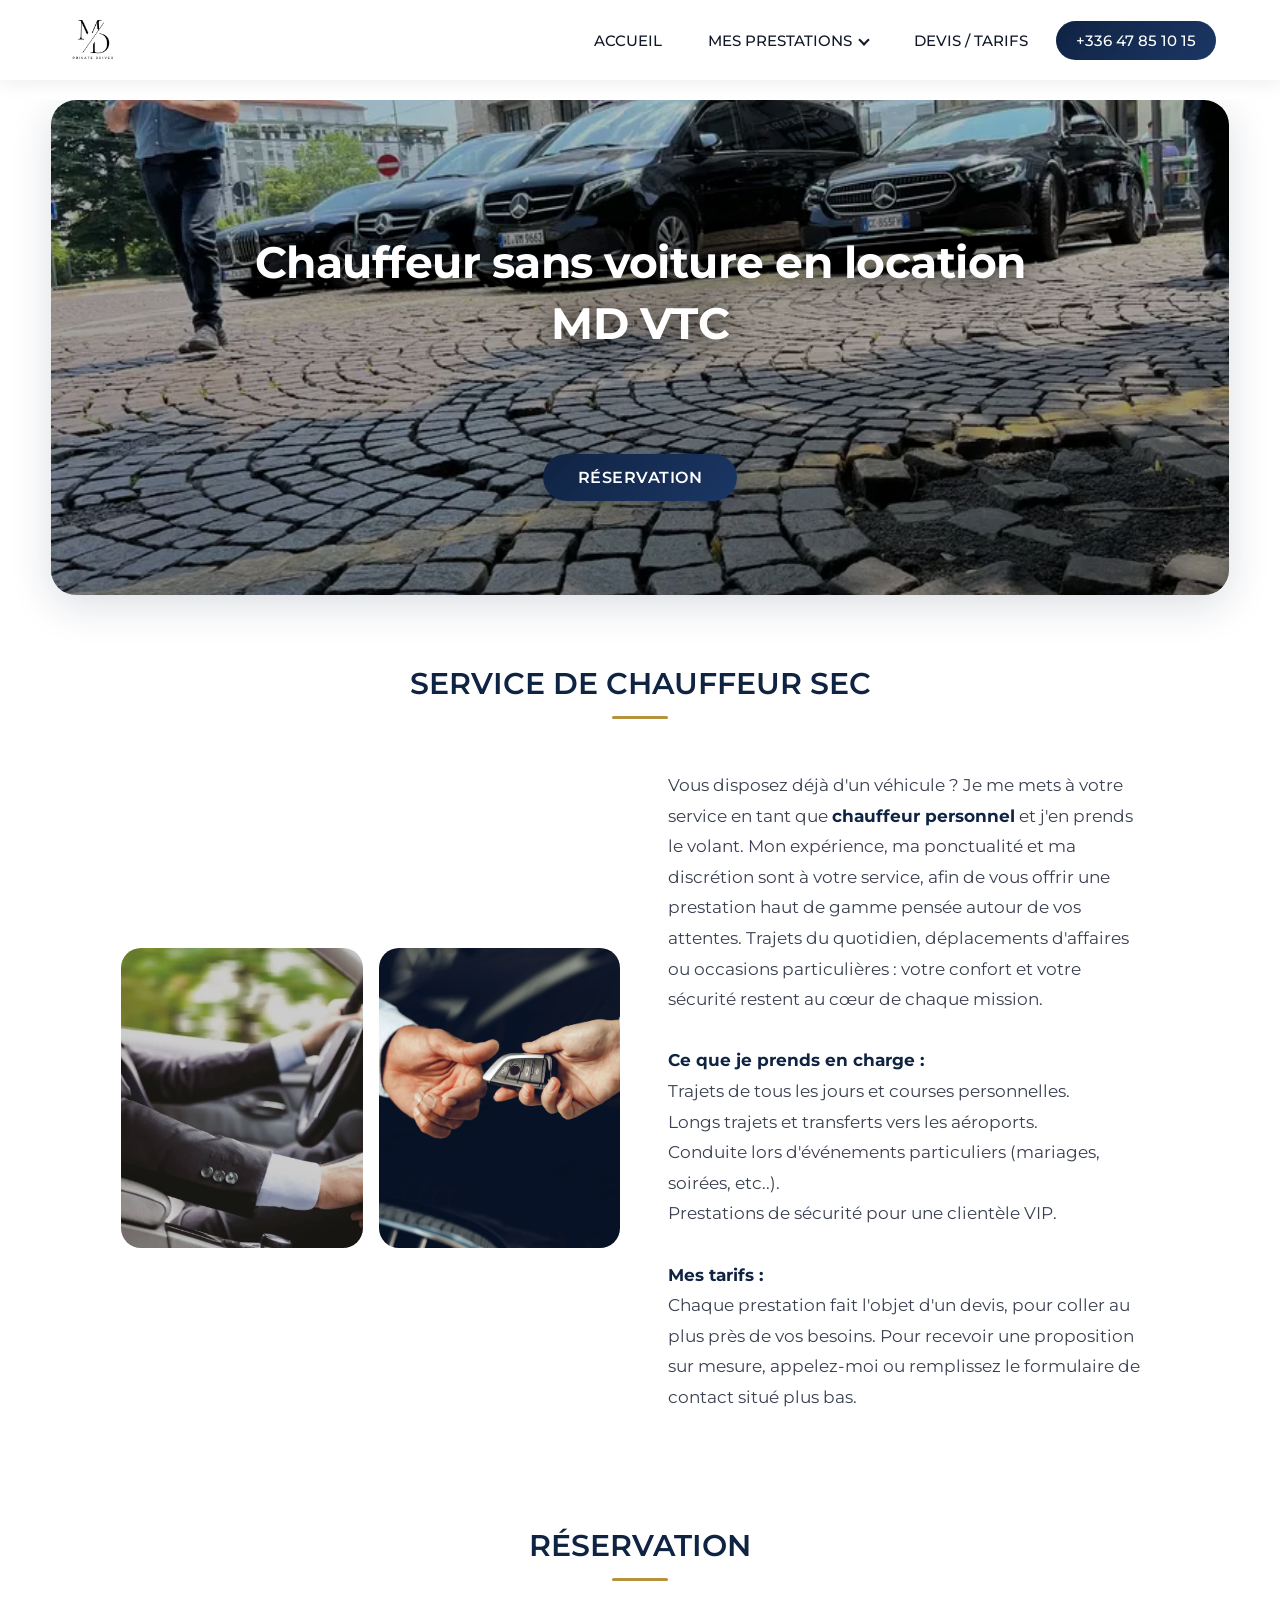
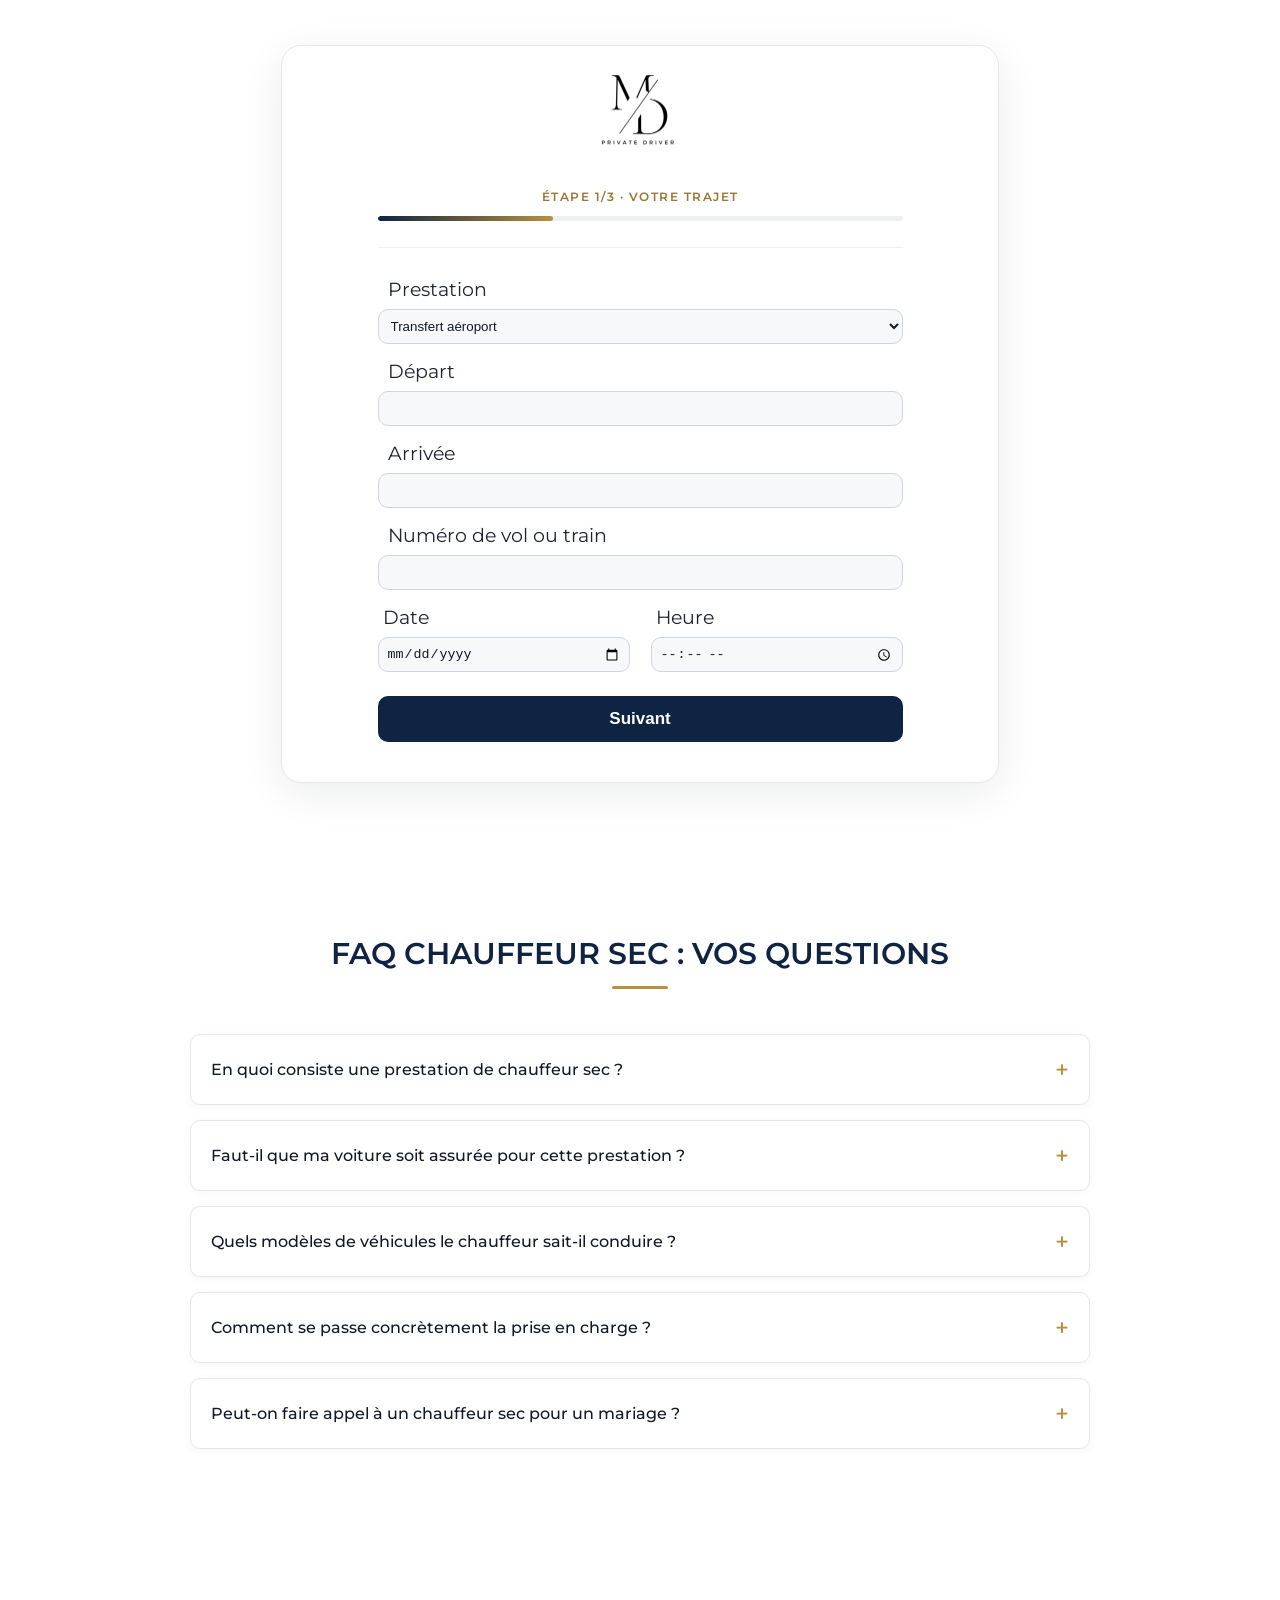
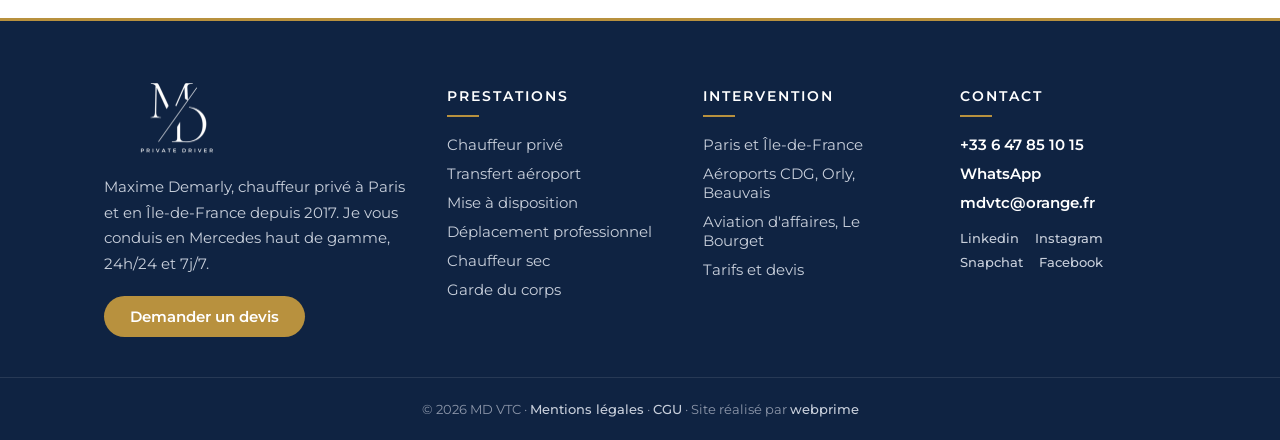
<file: location-chauffeur-sans-voiture.html>
<!DOCTYPE html>
<html lang="fr">

<head>
    <meta charset="utf-8">
    <meta name="viewport" content="width=device-width, initial-scale=1" />
    <meta name="robots" content="index, follow">
    <link rel="canonical" href="https://mdvtc-paris.com/location-chauffeur-sans-voiture.html" />
    <meta name="description"
        content="Louez un chauffeur professionnel sans véhicule à Paris : MD VTC vous confie un conducteur expérimenté qui prend le volant de votre propre voiture, sur mesure.">
    <link href="style.css" rel="stylesheet">
    <title>Chauffeur sans voiture à Paris : location avec MD VTC</title>
    <link rel="icon" type="image/x-icon" href="./favicon.ico">
    <link rel="apple-touch-icon" type="image/png" sizes="96x96" href="./logo/apple-icon-96x96.png">
    <link rel="icon" type="image/png" sizes="32x32" href="./logo/android-icon-32x32.png">
    <meta name="msapplication-TileColor" content="#ffffff">
    <meta name="msapplication-TileImage" content="./logo/ms-icon-32x32.png">
    <meta name="msapplication-TileImage" content="./logo/ms-icon-96x96.png">
    <meta name="theme-color" content="#ffffff">
    <script type="application/ld+json">
    {
    "@context": "https://schema.org",
    "@type": "LimousineService",
    "name": "MD VTC",
    "description": "Chauffeur sans voiture à Paris : un conducteur professionnel prend le volant de votre véhicule pour un transport sur mesure, adapté à chacun de vos trajets.",
    "url": "https://mdvtc-paris.com/location-chauffeur-sans-voiture.html",
    "telephone": "+33647851015",
    "address": {
        "@type": "PostalAddress",
        "addressLocality": "Paris",
        "addressRegion": "Île-de-France",
        "addressCountry": "FR"
    },
    "image": [
        "https://mdvtc-paris.com/chauffeur-sans-voiture.webp"
    ],
    "hasOfferCatalog": {
        "@type": "OfferCatalog",
        "name": "Mes services de chauffeur sans voiture",
        "itemListElement": [
            {
                "@type": "Offer",
                "itemOffered": {
                    "@type": "Service",
                    "name": "tarif location chauffeur sans voiture",
                    "url": "https://mdvtc-paris.com/location-chauffeur-sans-voiture.html"
                }
            },
            {
                "@type": "Offer",
                "itemOffered": {
                    "@type": "Service",
                    "name": "chauffeur sans voiture",
                    "url": "https://mdvtc-paris.com/location-chauffeur-sans-voiture.html"
                }
            },
            {
                "@type": "Offer",
                "itemOffered": {
                    "@type": "Service",
                    "name": "location chauffeur sans voiture",
                    "url": "https://mdvtc-paris.com/location-chauffeur-sans-voiture.html"
                }
            },
            {
                "@type": "Offer",
                "itemOffered": {
                    "@type": "Service",
                    "name": "chauffeur privé sans voiture",
                    "url": "https://mdvtc-paris.com/location-chauffeur-sans-voiture.html"
                }
            },
            {
                "@type": "Offer",
                "itemOffered": {
                    "@type": "Service",
                    "name": "chauffeur vtc sans voiture",
                    "url": "https://mdvtc-paris.com/location-chauffeur-sans-voiture.html"
                }
            },
            {
                "@type": "Offer",
                "itemOffered": {
                    "@type": "Service",
                    "name": "location de chauffeur sans voiture",
                    "url": "https://mdvtc-paris.com/location-chauffeur-sans-voiture.html"
                }
            },
            {
                "@type": "Offer",
                "itemOffered": {
                    "@type": "Service",
                    "name": "chauffeur uber sans voiture",
                    "url": "https://mdvtc-paris.com/location-chauffeur-sans-voiture.html"
                }
            }
        ]
    },

    "areaServed": {
        "@type": "AdministrativeArea",
        "name": "Île-de-France"
    }
    }
    </script>

    <script type="application/ld+json">
    {
        "@context": "https://schema.org",
        "@type": "FAQPage",
        "mainEntity": [
            {
                "@type": "Question",
                "name": "En quoi consiste une prestation de chauffeur sec ?",
                "acceptedAnswer": {
                    "@type": "Answer",
                    "text": "Avec la formule chauffeur sec, un conducteur professionnel est mis à votre disposition pour piloter votre propre voiture. Une solution parfaite lorsque vous avez déjà un véhicule et que vous préférez confier le volant à un chauffeur expérimenté."
                }
            },
            {
                "@type": "Question",
                "name": "Faut-il que ma voiture soit assurée pour cette prestation ?",
                "acceptedAnswer": {
                    "@type": "Answer",
                    "text": "Oui, la voiture doit être en règle : assurance en cours de validité et contrôle technique à jour. Pendant toute la mission, je bénéficie de la couverture de mon assurance responsabilité civile professionnelle."
                }
            },
            {
                "@type": "Question",
                "name": "Quels modèles de véhicules le chauffeur sait-il conduire ?",
                "acceptedAnswer": {
                    "@type": "Answer",
                    "text": "Fort de mon expérience, je prends le volant de tous les modèles : berline, SUV, monospace, voiture de collection, etc. Indiquez-moi votre véhicule au moment de réserver afin que je prépare au mieux votre trajet."
                }
            },
            {
                "@type": "Question",
                "name": "Comment se passe concrètement la prise en charge ?",
                "acceptedAnswer": {
                    "@type": "Answer",
                    "text": "À l'heure fixée, le chauffeur vous rejoint à l'adresse que vous avez indiquée. Il s'installe au volant de votre voiture et suit vos consignes tout au long du trajet. Une fois la mission terminée, il vous laisse, vous et votre véhicule, à l'endroit de votre choix."
                }
            },
            {
                "@type": "Question",
                "name": "Peut-on faire appel à un chauffeur sec pour un mariage ?",
                "acceptedAnswer": {
                    "@type": "Answer",
                    "text": "Oui, les mariages comptent parmi les occasions où le chauffeur sec est le plus demande. Vous avez une voiture de collection ou un véhicule spécial pour le grand jour ? Je viens en chauffeur professionnel et élégant pour en prendre le volant."
                }
            }
        ]
    }
    </script>
    <link href="https://fonts.googleapis.com/css2?family=Montserrat:wght@400;500;700&display=swap" rel="stylesheet">
    <link rel="preload" href="chauffeur-prive-paris.webp" as="image">
</head>

<body>
    <header>
        <nav class="navbar">
            <a href="https://mdvtc-paris.com/" class="logo-link">
                <img src="./logo/mdvtc-light.webp" alt="vtc paris" title="md vtc" class="logo" loading="lazy" decoding="async">
            </a>
            <input type="checkbox" id="nav-toggle" class="nav-toggle">
            <label for="nav-toggle" class="nav-burger">
                <span></span>
                <span></span>
                <span></span>
            </label>
            <ul class="nav-menu">
                <li class="nav-item">
                    <a href="https://mdvtc-paris.com/" title="chauffeur privé paris">ACCUEIL</a>
                </li>
                <li class="nav-item has-dropdown">
                    <input type="checkbox" id="dropdown-toggle" class="dropdown-toggle">
                    <label for="dropdown-toggle" class="dropdown-label">MES PRESTATIONS <span class="arrow"></span></label>
                    <ul class="dropdown">
                        <li><a href="chauffeur-prive-paris-75.html" title="chauffeur privé paris">Chauffeur privé</a></li>
                        <li><a href="transfert-aeroport.html" title="transfert aéroport">Transfert Aéroport</a></li>
                        <li><a href="mise-a-disposition-vtc.html" title="vtc mise à disposition">Mise à Disposition</a></li>
                        <li><a href="deplacements-professionnels.html" title="chauffeur de luxe">Déplacement professionnel</a></li>
                        <li><a href="location-chauffeur-sans-voiture.html" title="chauffeur sec">Chauffeur Sec</a></li>
                        <li><a href="garde-du-corps.html" title="Garde du corps">Garde du corps</a></li>
                    </ul>
                </li>
                <li class="nav-item">
                    <a href="tarif-chauffeur-prive.html" title="prix uber">DEVIS / TARIFS</a>
                </li>
                <li class="nav-item nav-cta">
                    <a href="tel:+33647851015" title="réservation uber">+336 47 85 10 15</a>
                </li>
            </ul>
        </nav>
    </header>
    <main>
        <div class="img-index">
            <img src="chauffeur-prive-paris.webp" alt="chauffeur privé paris" class="background-image">
            <h1><i>Chauffeur sans voiture en location<br>MD VTC</i></h1>
            <a class="bouton-1" href="tarif-chauffeur-prive.html" title="chauffeur privé">RÉSERVATION</a>
        </div>
        <section>
            <h2>SERVICE DE CHAUFFEUR SEC</h2>
            <div class="services-pc">
                <img src="chauffeur-sans-vehicule.webp" alt="chauffeur sans véhicule" title="louer un chauffeur"
                    loading="lazy" decoding="async">
                <img src="chauffeur-sans-voiture.webp" alt="chauffeur sans voiture paris"
                    title="location de chauffeur sans voiture" loading="lazy" decoding="async">
            </div>
            <div class="services-mob">
                <img src="chauffeur-sans-voiture.webp" alt="chauffeur privé sans voiture"
                    title="chauffeur sec paris" loading="lazy" decoding="async">
            </div>
            <div class="texte1">
                <p>Vous disposez déjà d'un véhicule ? Je me mets à votre service en tant que <strong>chauffeur personnel</strong> et j'en prends le volant. Mon expérience, ma ponctualité et ma discrétion sont à votre service, afin de vous offrir une prestation haut de gamme pensée autour de vos
                    attentes. Trajets du quotidien, déplacements d'affaires ou occasions particulières : votre confort
                    et votre sécurité restent au cœur de chaque mission.
                    <br><br>
                    <strong>Ce que je prends en charge :</strong><br>
                    Trajets de tous les jours et courses personnelles.<br>
                    Longs trajets et transferts vers les aéroports.<br>
                    Conduite lors d'événements particuliers (mariages, soirées, etc..).<br>
                    Prestations de sécurité pour une clientèle VIP.<br>
                    <br>
                    <strong>Mes tarifs :</strong><br>
                    Chaque prestation fait l'objet d'un devis, pour coller au plus près de vos besoins. Pour recevoir une proposition sur mesure, appelez-moi ou remplissez le formulaire de contact situé plus bas.
            </div>
        </section>
        <h2>RÉSERVATION</h2>
        <div class="form-container">
            <div class="image-container">
                <img src="./logo/img-form-light.webp" alt="md vtc Chauffeur privé Paris" title="md vtc" loading="lazy" decoding="async">
            </div>
            <form id="contactForm" action="https://webprime.app/webhook/contact/272e326a45cd4bac546192db1418b56149a9d7c18271dc7a4506eafcfe8ab524" method="POST" onsubmit="return sendBoth(event)">
                <div class="hp-wrap">
                    <label for="website">Votre site web :</label>
                    <input type="text" id="website" name="_honey" autocomplete="off">
                </div>

                <div class="form-progress">
                    <div class="form-progress-bar"><span id="formProgressFill"></span></div>
                    <div class="form-progress-label">Étape <span id="formStepNum">1</span>/3 &middot; <span id="formStepName">Votre trajet</span></div>
                </div>

                <div class="form-step" data-name="Votre trajet">
                    <label for="prestation">Prestation</label>
                    <select id="prestation" name="prestation">
                        <option value="Transfert aeroport">Transfert aéroport</option>
                        <option value="Mise a disposition">Mise à disposition</option>
                        <option value="Deplacement pro">Déplacement professionnel</option>
                        <option value="Trajet Prive">Trajet Privé</option>
                        <option value="Chauffeur Sec">Chauffeur Sec</option>
                        <option value="Tourisme">Tourisme</option>
                        <option value="Bodyguard">Bodyguard</option>
                        <option value="Autre">Autre</option>
                    </select>

                    <label for="departure1">Départ</label>
                    <input type="text" id="departure1" name="lieu_depart" required>

                    <label for="arrival1">Arrivée</label>
                    <input type="text" id="arrival1" name="lieu_arrivee" required>

                    <label for="numero">Numéro de vol ou train</label>
                    <input type="text" id="numero" name="numero">

                    <div class="inline-container">
                        <div class="inline-item">
                            <label for="date">Date</label>
                            <input type="date" id="date" name="date" required>
                        </div>
                        <div class="inline-item">
                            <label for="heure">Heure</label>
                            <input type="time" id="heure" name="heure" required>
                        </div>
                    </div>
                </div>

                <div class="form-step" data-name="Passagers &amp; bagages">
                    <div class="inline-container">
                        <div class="inline-item">
                            <label for="passengers">Adultes</label>
                            <select id="passengers" name="passagers">
                                <option value="1">1</option>
                                <option value="2">2</option>
                                <option value="3">3</option>
                                <option value="4">4</option>
                            </select>
                        </div>
                        <div class="inline-item">
                            <label for="children">Enfants</label>
                            <select id="children" name="enfants">
                                <option value="0">0</option>
                                <option value="1">1</option>
                                <option value="2">2</option>
                                <option value="3">3</option>
                            </select>
                        </div>
                    </div>

                    <div class="inline-container">
                        <div class="inline-item">
                            <label for="luggage">Bagages</label>
                            <select id="luggage" name="bagages">
                                <option value="0">0</option>
                                <option value="1">1</option>
                                <option value="2">2</option>
                                <option value="3">3</option>
                            </select>
                        </div>
                        <div class="inline-item">
                            <label for="car-seats">Sièges auto</label>
                            <select id="car-seats" name="sieges_auto">
                                <option value="0">0</option>
                                <option value="1">1</option>
                                <option value="2">2</option>
                                <option value="3">3</option>
                            </select>
                        </div>
                        <div class="inline-item">
                            <label for="rehausseur">Rehausseur</label>
                            <select id="rehausseur" name="rehausseur">
                                <option value="0">0</option>
                                <option value="1">1</option>
                                <option value="2">2</option>
                                <option value="3">3</option>
                            </select>
                        </div>
                    </div>
                </div>

                <div class="form-step" data-name="Vos coordonnées">
                    <label for="name">Nom / Prénom</label>
                    <input type="text" id="name" name="nom" required pattern="[A-Za-zÀ-ÿ' -]{2,60}" title="Indiquez votre nom (lettres uniquement, 2 à 60 caractères)">

                    <label for="tel">Téléphone :</label>
                    <input type="tel" id="tel" name="tel" required pattern="(?:(?:\+|00)33[ .\-]?|0)[1679](?:[ .\-]?\d{2}){4}" maxlength="20" inputmode="tel" title="Numéro français uniquement : 06 12 34 56 78 ou +33 6 12 34 56 78">

                    <label for="email">Email</label>
                    <input type="email" id="email" name="email" required>

                    <label for="comments">Commentaires</label>
                    <textarea id="comments" name="commentaires" rows="4"></textarea>
                </div>

                <div class="form-nav">
                    <button type="button" class="form-prev" id="formPrev">Précédent</button>
                    <button type="button" class="form-next" id="formNext">Suivant</button>
                    <button type="submit" class="form-submit" id="formSubmit">ENVOYER</button>
                </div>
            </form>
            <div class="contact-thanks" style="display:none; padding: 30px 20px; background-color: #e8f5e9; border: 2px solid #2e7d32; border-radius: 8px; text-align: center; margin-top: 20px;">
                <h3 style="color: #2e7d32; margin: 0 0 10px 0;">Merci pour votre demande !</h3>
                <p style="margin: 0; color: #1b5e20; font-size: 1.05em;">Je vous recontacte rapidement.</p>
            </div>
        </div>
    </main>
    <section class="faq-section">
        <h2>FAQ CHAUFFEUR SEC : VOS QUESTIONS</h2>
        <div class="faq-item">
            <input type="checkbox" id="faq1">
            <label for="faq1">En quoi consiste une prestation de chauffeur sec ?</label>
            <div class="faq-answer">
                <p>Avec la formule chauffeur sec, un conducteur professionnel est mis à votre disposition pour piloter votre propre voiture. Une solution parfaite lorsque vous avez déjà un véhicule et que vous préférez confier le volant à un chauffeur expérimenté.</p>
            </div>
        </div>
        <div class="faq-item">
            <input type="checkbox" id="faq2">
            <label for="faq2">Faut-il que ma voiture soit assurée pour cette prestation ?</label>
            <div class="faq-answer">
                <p>Oui, la voiture doit être en règle : assurance en cours de validité et contrôle technique à jour. Pendant toute la mission, je bénéficie de la couverture de mon assurance responsabilité civile professionnelle.</p>
            </div>
        </div>
        <div class="faq-item">
            <input type="checkbox" id="faq3">
            <label for="faq3">Quels modèles de véhicules le chauffeur sait-il conduire ?</label>
            <div class="faq-answer">
                <p>Fort de mon expérience, je prends le volant de tous les modèles : berline, SUV, monospace, voiture de collection, etc. Indiquez-moi votre véhicule au moment de réserver afin que je prépare au mieux votre trajet.</p>
            </div>
        </div>
        <div class="faq-item">
            <input type="checkbox" id="faq4">
            <label for="faq4">Comment se passe concrètement la prise en charge ?</label>
            <div class="faq-answer">
                <p>À l'heure fixée, le chauffeur vous rejoint à l'adresse que vous avez indiquée. Il s'installe au volant de votre voiture et suit vos consignes tout au long du trajet. Une fois la mission terminée, il vous laisse, vous et votre véhicule, à l'endroit de votre choix.</p>
            </div>
        </div>
        <div class="faq-item">
            <input type="checkbox" id="faq5">
            <label for="faq5">Peut-on faire appel à un chauffeur sec pour un mariage ?</label>
            <div class="faq-answer">
                <p>Oui, les mariages comptent parmi les occasions où le chauffeur sec est le plus demande. Vous avez une voiture de collection ou un véhicule spécial pour le grand jour ? Je viens en chauffeur professionnel et élégant pour en prendre le volant.</p>
            </div>
        </div>
    </section>
    <footer class="site-footer" id="contactez-nous">
        <div class="footer-grid">
            <div class="footer-col footer-brand">
                <img src="./logo/img-form.webp" alt="MD VTC chauffeur privé Paris" title="md vtc" class="footer-logo" width="150" height="74" loading="lazy" decoding="async">
                <p>Maxime Demarly, chauffeur privé à Paris et en Île-de-France depuis 2017. Je vous conduis en Mercedes haut de gamme, 24h/24 et 7j/7.</p>
                <a class="footer-cta" href="tarif-chauffeur-prive.html" title="devis chauffeur privé">Demander un devis</a>
            </div>
            <div class="footer-col">
                <h4>PRESTATIONS</h4>
                <ul>
                    <li><a href="chauffeur-prive-paris-75.html" title="chauffeur privé paris">Chauffeur privé</a></li>
                    <li><a href="transfert-aeroport.html" title="transfert aéroport">Transfert aéroport</a></li>
                    <li><a href="mise-a-disposition-vtc.html" title="mise à disposition vtc">Mise à disposition</a></li>
                    <li><a href="deplacements-professionnels.html" title="déplacement professionnel">Déplacement professionnel</a></li>
                    <li><a href="location-chauffeur-sans-voiture.html" title="chauffeur sec">Chauffeur sec</a></li>
                    <li><a href="garde-du-corps.html" title="garde du corps">Garde du corps</a></li>
                </ul>
            </div>
            <div class="footer-col">
                <h4>INTERVENTION</h4>
                <ul>
                    <li><a href="chauffeur-prive-paris-75.html" title="chauffeur privé paris">Paris et Île-de-France</a></li>
                    <li><a href="transfert-aeroport.html" title="transfert aéroport">Aéroports CDG, Orly, Beauvais</a></li>
                    <li><a href="transfert-aeroport.html" title="aéroport du bourget">Aviation d'affaires, Le Bourget</a></li>
                    <li><a href="tarif-chauffeur-prive.html" title="tarif chauffeur privé">Tarifs et devis</a></li>
                </ul>
            </div>
            <div class="footer-col">
                <h4>CONTACT</h4>
                <ul class="footer-contact">
                    <li><a href="tel:+33647851015" title="tel">+33 6 47 85 10 15</a></li>
                    <li><a href="https://wa.me/message/5R6MVEKULLH3N1" target="_blank" title="WhatsApp">WhatsApp</a></li>
                    <li><a href="mailto:mdvtc@orange.fr" title="email">mdvtc@orange.fr</a></li>
                </ul>
                <div class="footer-social">
                    <a href="https://fr.linkedin.com/" target="_blank" title="linkedin md vtc">Linkedin</a>
                    <a href="https://www.instagram.com/" target="_blank" title="instagram md vtc">Instagram</a>
                    <a href="https://www.snapchat.com/" target="_blank" title="snapchat md vtc">Snapchat</a>
                    <a href="https://www.facebook.com/" target="_blank" title="facebook md vtc">Facebook</a>
                </div>
            </div>
        </div>
        <div class="footer-bottom">
            <p>&copy; 2026 MD VTC &middot; <a href="mentions-legales.html">Mentions légales</a> &middot; <a href="cgu.html">CGU</a> &middot; Site réalisé par <a href="https://kazeko-fight.com/" target="_blank">webprime</a></p>
        </div>
        <div class="whats-icon"><a href="https://wa.me/message/5R6MVEKULLH3N1" title="réservation vtc"
                target="_blank"><img src="numero-vtc.webp" alt="contact"></a>
        </div>
    </footer>
    <script>
        const list = document.querySelectorAll('.list');
        function activeLink() {
            list.forEach((item) =>
                item.classList.remove('active'));
            this.classList.add('active');
        }
        list.forEach((item) =>
            item.addEventListener('mouseover', activeLink));
    </script>
    <script>
        document.querySelectorAll('.nav-menu a').forEach(function(link) {
            link.addEventListener('click', function() {
                document.getElementById('nav-toggle').checked = false;
            });
        });
    </script>
        <script>
    function sendBoth(e) {
        e.preventDefault();
        var form = e.target;
        var btn = form.querySelector('button[type="submit"]');
        var honeyField = form.querySelector('[name="_honey"]');
        if (honeyField && honeyField.value) return false;
        btn.textContent = 'Envoi en cours...';
        btn.disabled = true;
                var nom = (form.querySelector('[name="nom"]') || {}).value || '';
        var tel = (form.querySelector('[name="tel"]') || {}).value || '';
        var email = (form.querySelector('[name="email"]') || {}).value || '';
        var prestation = (form.querySelector('[name="prestation"]') || {}).value || '';
        var depart = (form.querySelector('[name="lieu_depart"]') || {}).value || '';
        var arrivee = (form.querySelector('[name="lieu_arrivee"]') || {}).value || '';
        var numero = (form.querySelector('[name="numero"]') || {}).value || '';
        var date = (form.querySelector('[name="date"]') || {}).value || '';
        var heure = (form.querySelector('[name="heure"]') || {}).value || '';
        var passagers = (form.querySelector('[name="passagers"]') || {}).value || '';
        var enfants = (form.querySelector('[name="enfants"]') || {}).value || '';
        var bagages = (form.querySelector('[name="bagages"]') || {}).value || '';
        var sieges = (form.querySelector('[name="sieges_auto"]') || {}).value || '';
        var rehausseur = (form.querySelector('[name="rehausseur"]') || {}).value || '';
        var commentaires = (form.querySelector('[name="commentaires"]') || {}).value || '';
        var webhookData = new FormData();
        webhookData.append('name', nom);
        webhookData.append('email', email);
        webhookData.append('tel', tel);
        webhookData.append('service', prestation);
        var msg = 'Prestation : ' + prestation
            + '\nDepart : ' + depart
            + '\nArrivee : ' + arrivee
            + '\nNumero de vol/train : ' + numero
            + '\nDate : ' + date + ' a ' + heure
            + '\nPassagers : ' + passagers + ' adulte(s), ' + enfants + ' enfant(s)'
            + '\nBagages : ' + bagages + ' | Sieges auto : ' + sieges + ' | Rehausseur : ' + rehausseur
            + '\n\nCommentaires : ' + commentaires;
        webhookData.append('message', msg);
        var p1 = fetch('https://webprime.app/webhook/contact/272e326a45cd4bac546192db1418b56149a9d7c18271dc7a4506eafcfe8ab524', {
            method: 'POST',
            body: webhookData,
            keepalive: true
        }).catch(function() {});
        var shown = false;
        var showThanks = function() {
            if (shown) return;
            shown = true;
            form.style.display = 'none';
            var thanks = form.nextElementSibling;
            while (thanks && !(thanks.classList && thanks.classList.contains('contact-thanks'))) {
                thanks = thanks.nextElementSibling;
            }
            if (thanks) thanks.style.display = 'block';
        };
        Promise.allSettled([p1]).then(showThanks);
        setTimeout(showThanks, 3000);
        return false;
    }
    </script>
    <nav class="bottom-nav">
        <a href="https://mdvtc-paris.com/" class="bottom-nav-item" title="Accueil chauffeur privé Paris">
            <span class="bottom-nav-icon"><svg viewBox="0 0 24 24"><path d="M3 11l9-8 9 8"/><path d="M5 10v10h14V10"/></svg></span>
            <span class="bottom-nav-label">Accueil</span>
        </a>
        <a href="https://mdvtc-paris.com/#services" class="bottom-nav-item" title="Mes prestations VTC">
            <span class="bottom-nav-icon"><svg viewBox="0 0 24 24"><path d="M4 12l1.8-4.5c.3-.6.9-1 1.6-1h9.2c.7 0 1.3.4 1.6 1L20 12v5h-2.5v-2h-11v2H4z"/><circle cx="7.5" cy="14.5" r="1.5"/><circle cx="16.5" cy="14.5" r="1.5"/></svg></span>
            <span class="bottom-nav-label">Services</span>
        </a>
        <a href="tarif-chauffeur-prive.html" class="bottom-nav-item" title="Devis et tarifs chauffeur privé">
            <span class="bottom-nav-icon"><svg viewBox="0 0 24 24"><path d="M6 3h12v18l-3-2-3 2-3-2-3 2z"/><path d="M9 8h6M9 12h6"/></svg></span>
            <span class="bottom-nav-label">Tarifs</span>
        </a>
        <a href="tel:+33647851015" class="bottom-nav-item bottom-nav-call" title="Appeler MD VTC">
            <span class="bottom-nav-icon"><svg viewBox="0 0 24 24"><path d="M6.6 10.8c1.4 2.8 3.8 5.1 6.6 6.6l2.2-2.2c.3-.3.7-.4 1-.2 1.1.4 2.3.6 3.5.6.6 0 1 .4 1 1V20c0 .6-.4 1-1 1C10.6 21 3 13.4 3 4c0-.6.4-1 1-1h3.5c.6 0 1 .4 1 1 0 1.2.2 2.4.6 3.5.1.4 0 .8-.3 1z"/></svg></span>
            <span class="bottom-nav-label">Appeler</span>
        </a>
        <a href="https://wa.me/message/5R6MVEKULLH3N1" target="_blank" class="bottom-nav-item bottom-nav-whatsapp" title="Réservation WhatsApp VTC">
            <span class="bottom-nav-icon"><svg viewBox="0 0 24 24"><path d="M17.472 14.382c-.297-.149-1.758-.867-2.03-.967-.273-.099-.471-.148-.67.15-.197.297-.767.966-.94 1.164-.173.199-.347.223-.644.075-.297-.15-1.255-.463-2.39-1.475-.883-.788-1.48-1.761-1.653-2.059-.173-.297-.018-.458.13-.606.134-.133.298-.347.446-.52.149-.174.198-.298.298-.497.099-.198.05-.371-.025-.52-.075-.149-.669-1.612-.916-2.207-.242-.579-.487-.5-.669-.51-.173-.008-.371-.01-.57-.01-.198 0-.52.074-.792.372-.272.297-1.04 1.016-1.04 2.479 0 1.462 1.065 2.875 1.213 3.074.149.198 2.096 3.2 5.077 4.487.709.306 1.262.489 1.694.625.712.227 1.36.195 1.871.118.571-.085 1.758-.719 2.006-1.413.248-.694.248-1.289.173-1.413-.074-.124-.272-.198-.57-.347m-5.421 7.403h-.004a9.87 9.87 0 01-5.031-1.378l-.361-.214-3.741.982.998-3.648-.235-.374a9.86 9.86 0 01-1.51-5.26c.001-5.45 4.436-9.884 9.888-9.884 2.64 0 5.122 1.03 6.988 2.898a9.825 9.825 0 012.893 6.994c-.003 5.45-4.437 9.884-9.885 9.884z"/></svg></span>
            <span class="bottom-nav-label">WhatsApp</span>
        </a>
    </nav>
    <script>
    (function(){
        var form = document.getElementById('contactForm');
        if(!form) return;
        var steps = [].slice.call(form.querySelectorAll('.form-step'));
        if(steps.length < 2) return;
        var prev = form.querySelector('#formPrev'),
            next = form.querySelector('#formNext'),
            submit = form.querySelector('#formSubmit'),
            fill = form.querySelector('#formProgressFill'),
            snum = form.querySelector('#formStepNum'),
            sname = form.querySelector('#formStepName');
        var cur = 0;
        function show(i){
            cur = i;
            steps.forEach(function(s, idx){
                if(idx === i){ s.removeAttribute('hidden'); }
                else { s.setAttribute('hidden',''); }
            });
            if(prev) prev.style.display = i === 0 ? 'none' : 'inline-flex';
            if(next) next.style.display = i === steps.length - 1 ? 'none' : 'inline-flex';
            if(submit) submit.style.display = i === steps.length - 1 ? 'inline-flex' : 'none';
            if(fill) fill.style.width = ((i + 1) / steps.length * 100) + '%';
            if(snum) snum.textContent = i + 1;
            if(sname) sname.textContent = steps[i].getAttribute('data-name');
        }
        function valid(i){
            var f = steps[i].querySelectorAll('input, select, textarea');
            for(var j = 0; j < f.length; j++){
                if(!f[j].checkValidity()){ f[j].reportValidity(); return false; }
            }
            return true;
        }
        if(next) next.addEventListener('click', function(){ if(valid(cur)) show(Math.min(cur + 1, steps.length - 1)); });
        if(prev) prev.addEventListener('click', function(){ show(Math.max(cur - 1, 0)); });
        show(0);
    })();
    </script>
</body>

</html>
</file>
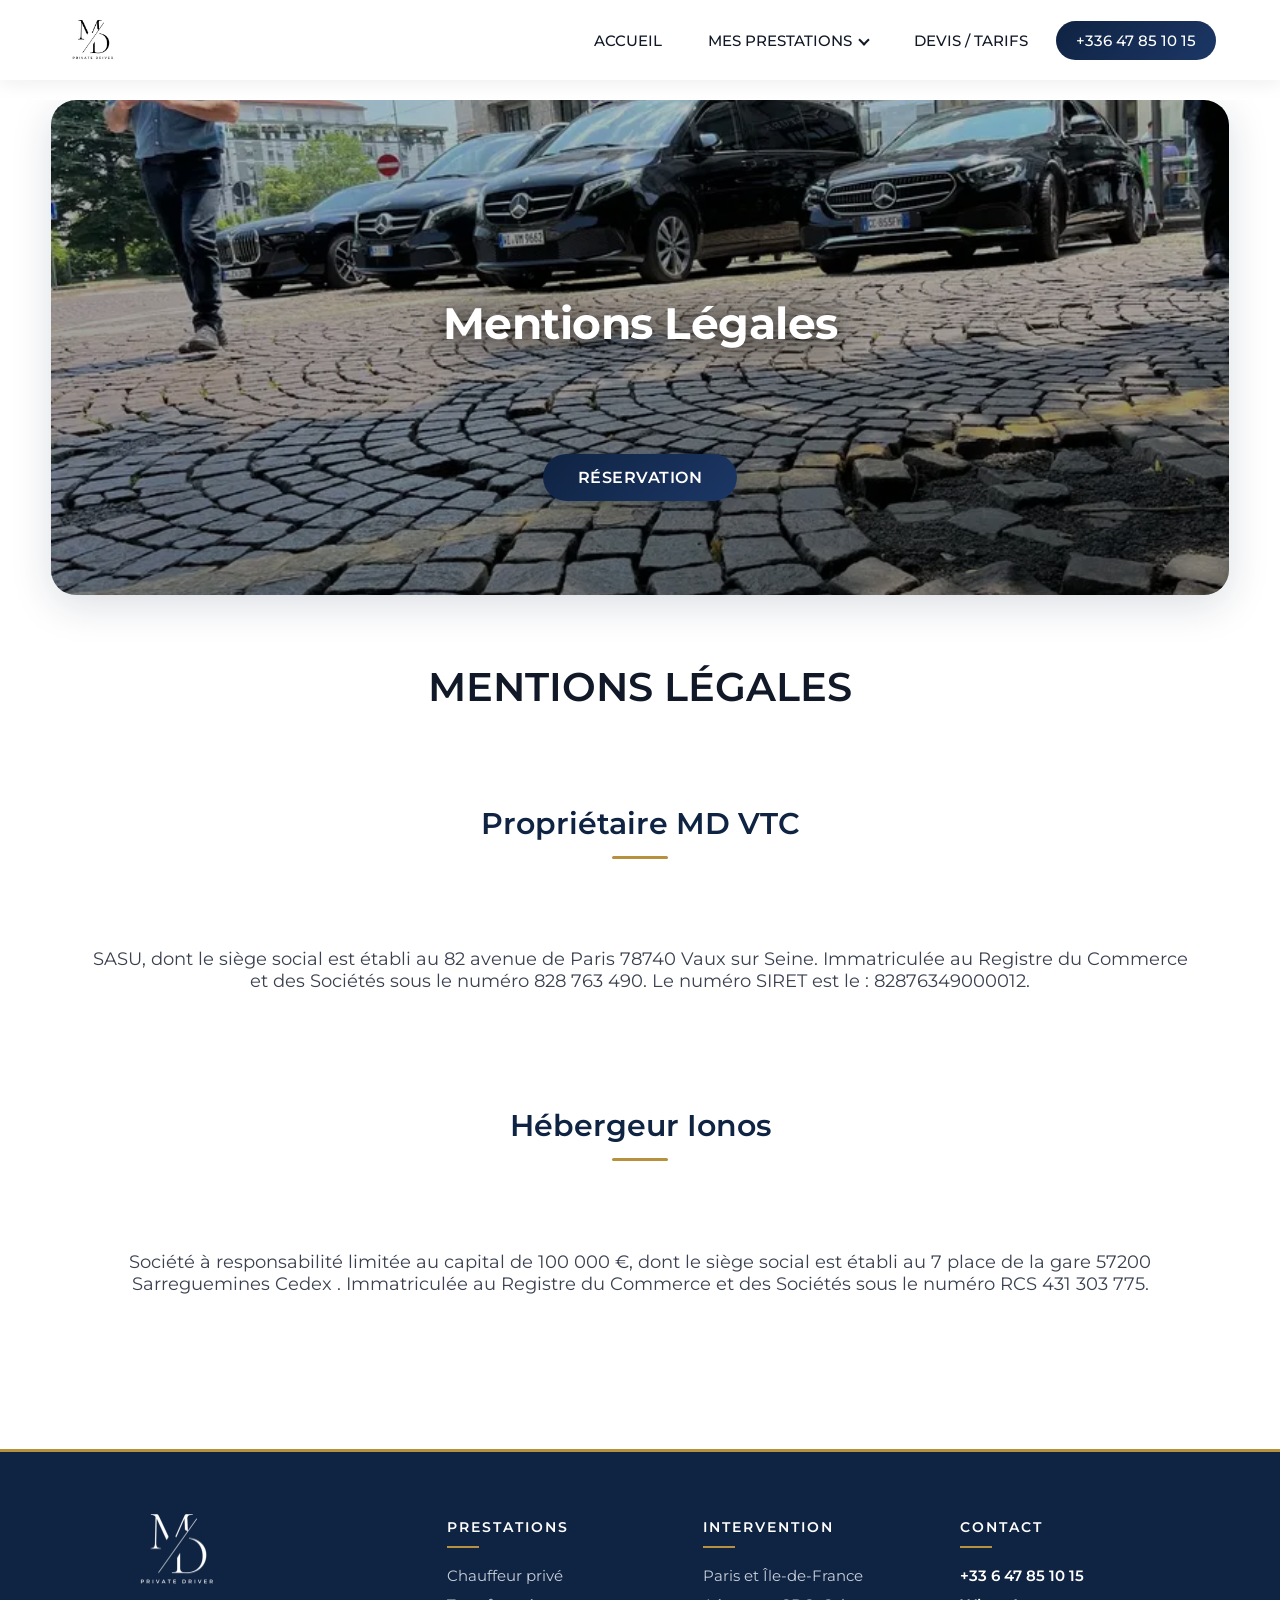
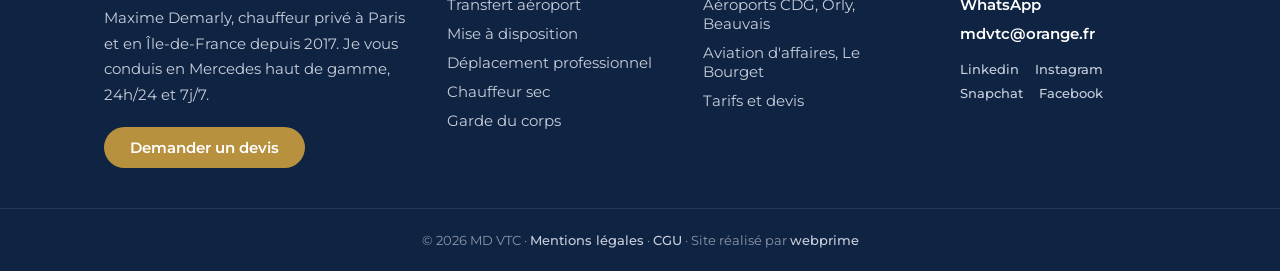
<file: mentions-legales.html>
<!DOCTYPE html>
<html lang="fr">

<head>
    <meta charset="utf-8">
    <meta name="viewport" content="width=device-width, initial-scale=1"/>
    <meta name="robots" content="noindex, follow">
    <meta name="description"
        content="">
    <link href="style.css" rel="stylesheet">
    <title>Mentions légales</title>
    <link href="https://fonts.googleapis.com/css2?family=Montserrat:wght@400;500;700&display=swap" rel="stylesheet">
    <link rel="preload" href="chauffeur-prive-paris.webp" as="image">
</head>

<body>
    <nav class="navbar">
        <a href="https://mdvtc-paris.com/" class="logo-link">
            <img src="./logo/mdvtc-light.webp" alt="vtc paris" title="md vtc" class="logo" loading="lazy" decoding="async">
        </a>
        <input type="checkbox" id="nav-toggle" class="nav-toggle">
        <label for="nav-toggle" class="nav-burger">
            <span></span>
            <span></span>
            <span></span>
        </label>
        <ul class="nav-menu">
            <li class="nav-item">
                <a href="https://mdvtc-paris.com/" title="chauffeur privé paris">ACCUEIL</a>
            </li>
            <li class="nav-item has-dropdown">
                <input type="checkbox" id="dropdown-toggle" class="dropdown-toggle">
                <label for="dropdown-toggle" class="dropdown-label">MES PRESTATIONS <span class="arrow"></span></label>
                <ul class="dropdown">
                    <li><a href="chauffeur-prive-paris-75.html" title="chauffeur privé paris">Chauffeur privé</a></li>
                    <li><a href="transfert-aeroport.html" title="transfert aéroport">Transfert Aéroport</a></li>
                    <li><a href="mise-a-disposition-vtc.html" title="vtc mise à disposition">Mise à Disposition</a></li>
                    <li><a href="deplacements-professionnels.html" title="chauffeur de luxe">Déplacement professionnel</a></li>
                    <li><a href="location-chauffeur-sans-voiture.html" title="chauffeur sec">Chauffeur Sec</a></li>
                    <li><a href="garde-du-corps.html" title="Garde du corps">Garde du corps</a></li>
                </ul>
            </li>
            <li class="nav-item">
                <a href="tarif-chauffeur-prive.html" title="prix uber">DEVIS / TARIFS</a>
            </li>
            <li class="nav-item nav-cta">
                <a href="tel:+33647851015" title="réservation uber">+336 47 85 10 15</a>
            </li>
        </ul>
    </nav>
    <div class="img-index">
        <img src="chauffeur-prive-paris.webp" alt="chauffeur privé paris" class="background-image">
        <h1><i>Mentions Légales</i></h1>
        <a class="bouton-1" href="tarif-chauffeur-prive.html" title="chauffeur privé">RÉSERVATION</a>
    </div>
    <h1>MENTIONS LÉGALES</h1>
    <h2>Propriétaire MD VTC</h2>
    <p>SASU, dont le siège social est établi au 82 avenue de Paris 78740 Vaux sur Seine.
        Immatriculée au Registre du Commerce et des Sociétés sous le numéro 828 763 490. Le numéro SIRET est le :
        82876349000012.</p>
    <h2>Hébergeur Ionos</h2>
    <p>Société à responsabilité limitée au capital de 100 000 €, dont le siège social est établi au 7 place de la gare
        57200 Sarreguemines Cedex .
        Immatriculée au Registre du Commerce et des Sociétés sous le numéro RCS 431 303 775.</p>
    </div>
    <footer class="site-footer" id="contactez-nous">
        <div class="footer-grid">
            <div class="footer-col footer-brand">
                <img src="./logo/img-form.webp" alt="MD VTC chauffeur privé Paris" title="md vtc" class="footer-logo" width="150" height="74" loading="lazy" decoding="async">
                <p>Maxime Demarly, chauffeur privé à Paris et en Île-de-France depuis 2017. Je vous conduis en Mercedes haut de gamme, 24h/24 et 7j/7.</p>
                <a class="footer-cta" href="tarif-chauffeur-prive.html" title="devis chauffeur privé">Demander un devis</a>
            </div>
            <div class="footer-col">
                <h4>PRESTATIONS</h4>
                <ul>
                    <li><a href="chauffeur-prive-paris-75.html" title="chauffeur privé paris">Chauffeur privé</a></li>
                    <li><a href="transfert-aeroport.html" title="transfert aéroport">Transfert aéroport</a></li>
                    <li><a href="mise-a-disposition-vtc.html" title="mise à disposition vtc">Mise à disposition</a></li>
                    <li><a href="deplacements-professionnels.html" title="déplacement professionnel">Déplacement professionnel</a></li>
                    <li><a href="location-chauffeur-sans-voiture.html" title="chauffeur sec">Chauffeur sec</a></li>
                    <li><a href="garde-du-corps.html" title="garde du corps">Garde du corps</a></li>
                </ul>
            </div>
            <div class="footer-col">
                <h4>INTERVENTION</h4>
                <ul>
                    <li><a href="chauffeur-prive-paris-75.html" title="chauffeur privé paris">Paris et Île-de-France</a></li>
                    <li><a href="transfert-aeroport.html" title="transfert aéroport">Aéroports CDG, Orly, Beauvais</a></li>
                    <li><a href="transfert-aeroport.html" title="aéroport du bourget">Aviation d'affaires, Le Bourget</a></li>
                    <li><a href="tarif-chauffeur-prive.html" title="tarif chauffeur privé">Tarifs et devis</a></li>
                </ul>
            </div>
            <div class="footer-col">
                <h4>CONTACT</h4>
                <ul class="footer-contact">
                    <li><a href="tel:+33647851015" title="tel">+33 6 47 85 10 15</a></li>
                    <li><a href="https://wa.me/message/5R6MVEKULLH3N1" target="_blank" title="WhatsApp">WhatsApp</a></li>
                    <li><a href="mailto:mdvtc@orange.fr" title="email">mdvtc@orange.fr</a></li>
                </ul>
                <div class="footer-social">
                    <a href="https://fr.linkedin.com/" target="_blank" title="linkedin md vtc">Linkedin</a>
                    <a href="https://www.instagram.com/" target="_blank" title="instagram md vtc">Instagram</a>
                    <a href="https://www.snapchat.com/" target="_blank" title="snapchat md vtc">Snapchat</a>
                    <a href="https://www.facebook.com/" target="_blank" title="facebook md vtc">Facebook</a>
                </div>
            </div>
        </div>
        <div class="footer-bottom">
            <p>&copy; 2026 MD VTC &middot; <a href="mentions-legales.html">Mentions légales</a> &middot; <a href="cgu.html">CGU</a> &middot; Site réalisé par <a href="https://kazeko-fight.com/" target="_blank">webprime</a></p>
        </div>
        <div class="whats-icon"><a href="https://wa.me/message/5R6MVEKULLH3N1" title="réservation vtc"
                target="_blank"><img src="numero-vtc.webp" alt="contact"></a>
        </div>
    </footer>
    <script>
        const list = document.querySelectorAll('.list');
        function activeLink() {
            list.forEach((item) =>
                item.classList.remove('active'));
            this.classList.add('active');
        }
        list.forEach((item) =>
            item.addEventListener('mouseover', activeLink));
    </script>
    <script>
        document.querySelectorAll('.nav-menu a').forEach(function(link) {
            link.addEventListener('click', function() {
                document.getElementById('nav-toggle').checked = false;
            });
        });
    </script>
    <nav class="bottom-nav">
        <a href="https://mdvtc-paris.com/" class="bottom-nav-item" title="Accueil chauffeur privé Paris">
            <span class="bottom-nav-icon"><svg viewBox="0 0 24 24"><path d="M3 11l9-8 9 8"/><path d="M5 10v10h14V10"/></svg></span>
            <span class="bottom-nav-label">Accueil</span>
        </a>
        <a href="https://mdvtc-paris.com/#services" class="bottom-nav-item" title="Mes prestations VTC">
            <span class="bottom-nav-icon"><svg viewBox="0 0 24 24"><path d="M4 12l1.8-4.5c.3-.6.9-1 1.6-1h9.2c.7 0 1.3.4 1.6 1L20 12v5h-2.5v-2h-11v2H4z"/><circle cx="7.5" cy="14.5" r="1.5"/><circle cx="16.5" cy="14.5" r="1.5"/></svg></span>
            <span class="bottom-nav-label">Services</span>
        </a>
        <a href="tarif-chauffeur-prive.html" class="bottom-nav-item" title="Devis et tarifs chauffeur privé">
            <span class="bottom-nav-icon"><svg viewBox="0 0 24 24"><path d="M6 3h12v18l-3-2-3 2-3-2-3 2z"/><path d="M9 8h6M9 12h6"/></svg></span>
            <span class="bottom-nav-label">Tarifs</span>
        </a>
        <a href="tel:+33647851015" class="bottom-nav-item bottom-nav-call" title="Appeler MD VTC">
            <span class="bottom-nav-icon"><svg viewBox="0 0 24 24"><path d="M6.6 10.8c1.4 2.8 3.8 5.1 6.6 6.6l2.2-2.2c.3-.3.7-.4 1-.2 1.1.4 2.3.6 3.5.6.6 0 1 .4 1 1V20c0 .6-.4 1-1 1C10.6 21 3 13.4 3 4c0-.6.4-1 1-1h3.5c.6 0 1 .4 1 1 0 1.2.2 2.4.6 3.5.1.4 0 .8-.3 1z"/></svg></span>
            <span class="bottom-nav-label">Appeler</span>
        </a>
        <a href="https://wa.me/message/5R6MVEKULLH3N1" target="_blank" class="bottom-nav-item bottom-nav-whatsapp" title="Réservation WhatsApp VTC">
            <span class="bottom-nav-icon"><svg viewBox="0 0 24 24"><path d="M17.472 14.382c-.297-.149-1.758-.867-2.03-.967-.273-.099-.471-.148-.67.15-.197.297-.767.966-.94 1.164-.173.199-.347.223-.644.075-.297-.15-1.255-.463-2.39-1.475-.883-.788-1.48-1.761-1.653-2.059-.173-.297-.018-.458.13-.606.134-.133.298-.347.446-.52.149-.174.198-.298.298-.497.099-.198.05-.371-.025-.52-.075-.149-.669-1.612-.916-2.207-.242-.579-.487-.5-.669-.51-.173-.008-.371-.01-.57-.01-.198 0-.52.074-.792.372-.272.297-1.04 1.016-1.04 2.479 0 1.462 1.065 2.875 1.213 3.074.149.198 2.096 3.2 5.077 4.487.709.306 1.262.489 1.694.625.712.227 1.36.195 1.871.118.571-.085 1.758-.719 2.006-1.413.248-.694.248-1.289.173-1.413-.074-.124-.272-.198-.57-.347m-5.421 7.403h-.004a9.87 9.87 0 01-5.031-1.378l-.361-.214-3.741.982.998-3.648-.235-.374a9.86 9.86 0 01-1.51-5.26c.001-5.45 4.436-9.884 9.888-9.884 2.64 0 5.122 1.03 6.988 2.898a9.825 9.825 0 012.893 6.994c-.003 5.45-4.437 9.884-9.885 9.884z"/></svg></span>
            <span class="bottom-nav-label">WhatsApp</span>
        </a>
    </nav>
</body>

</html>
</file>
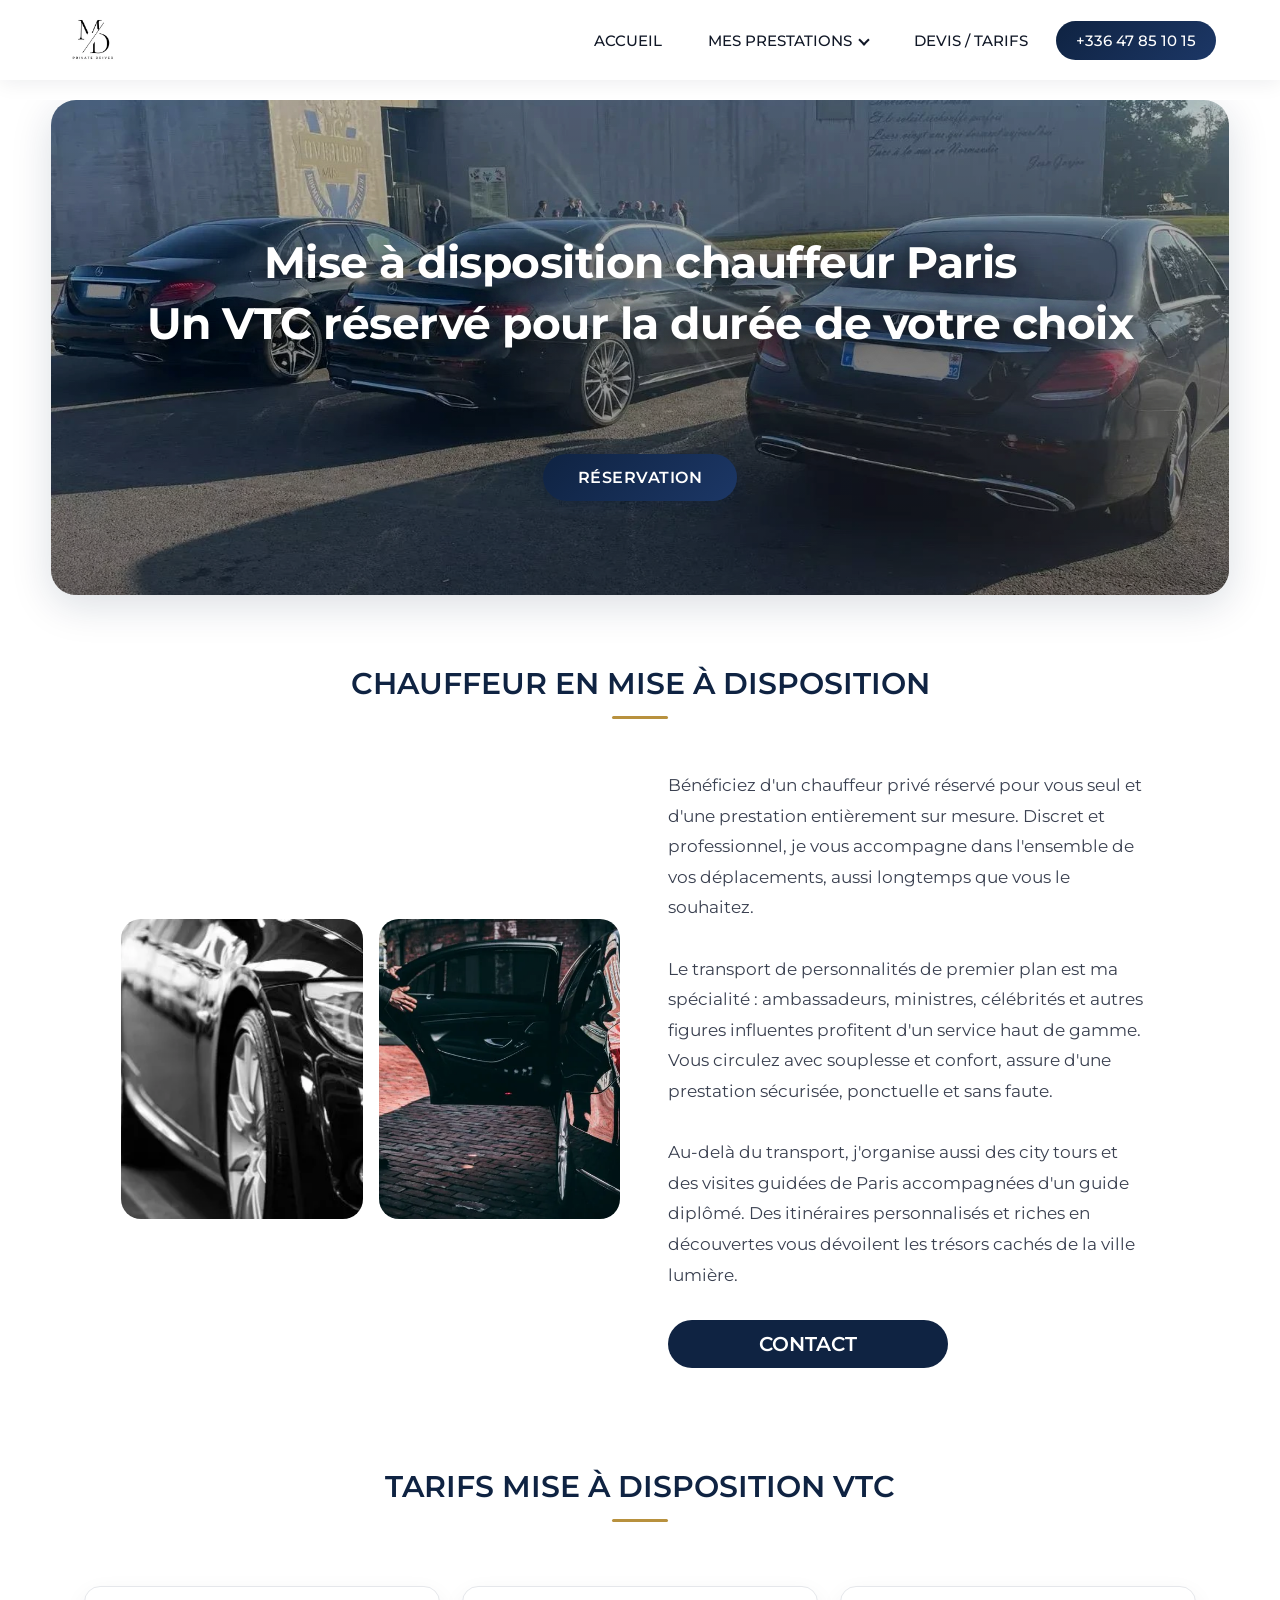
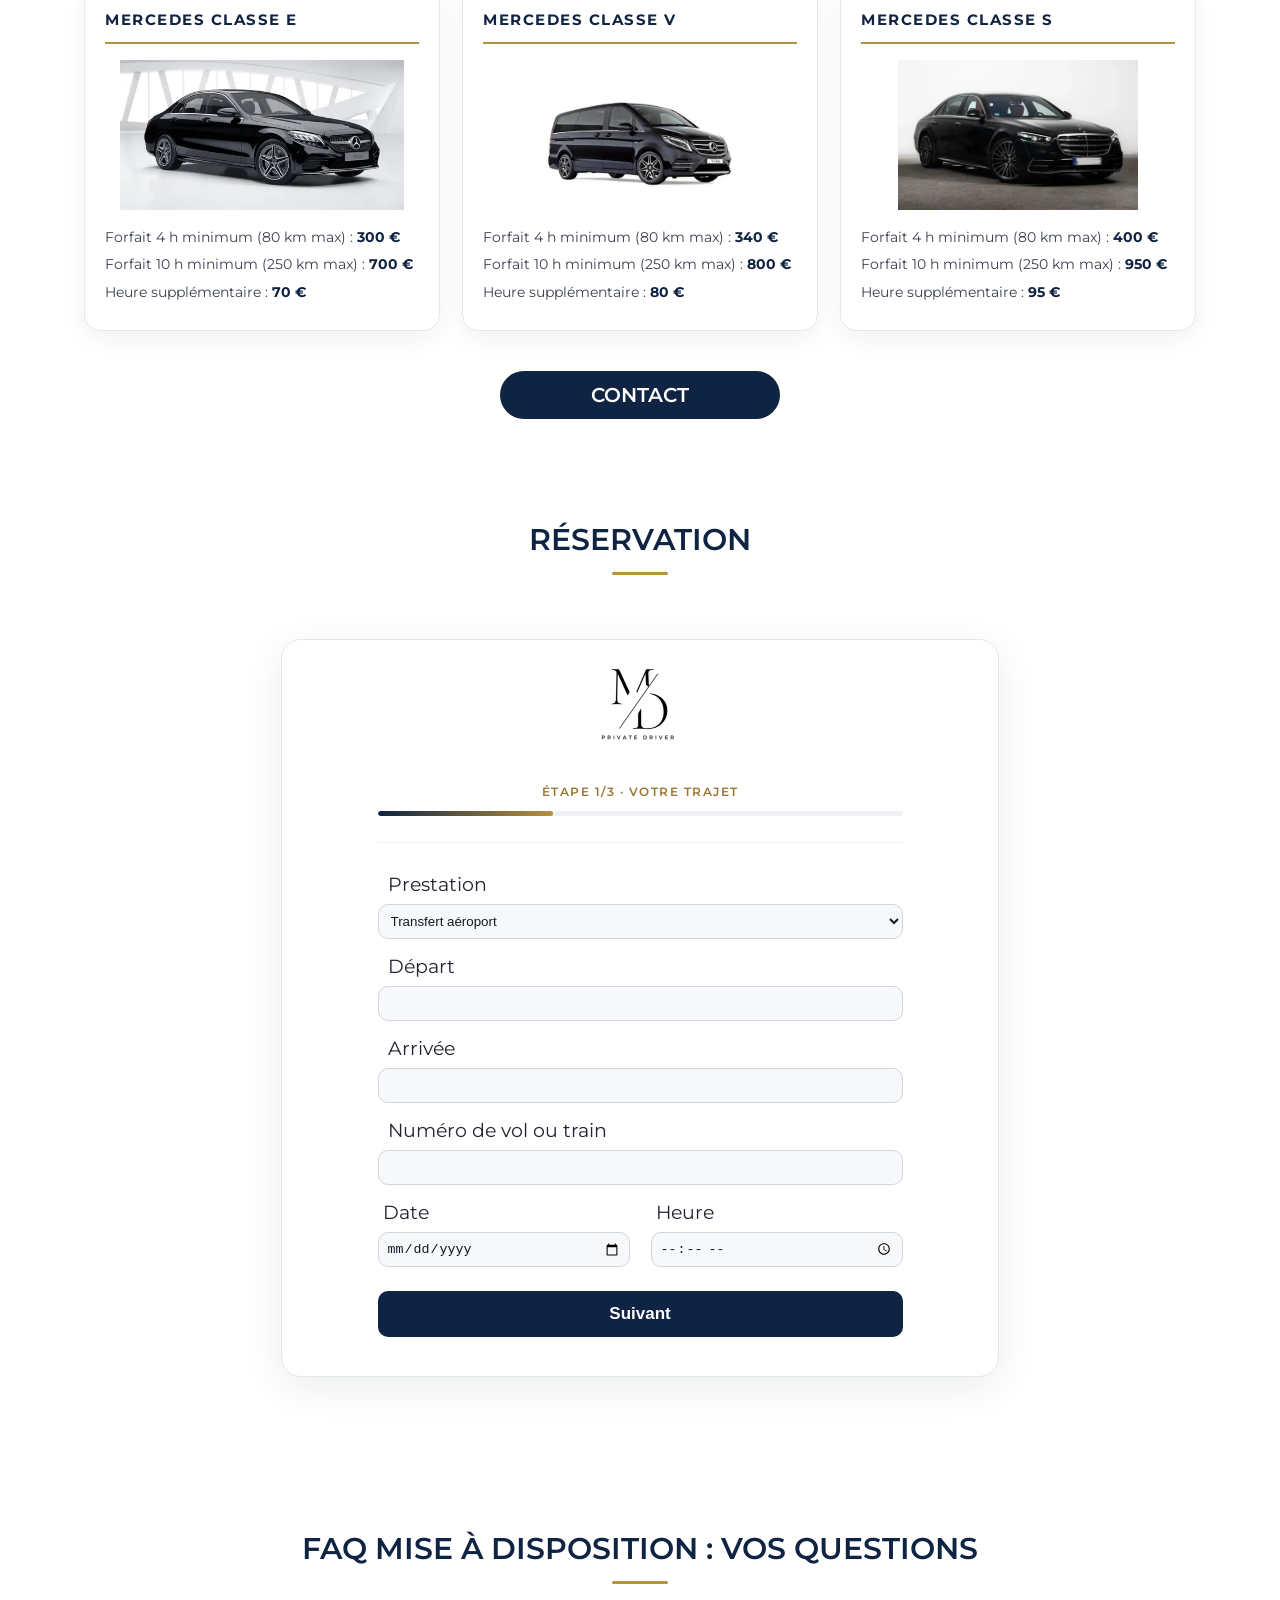
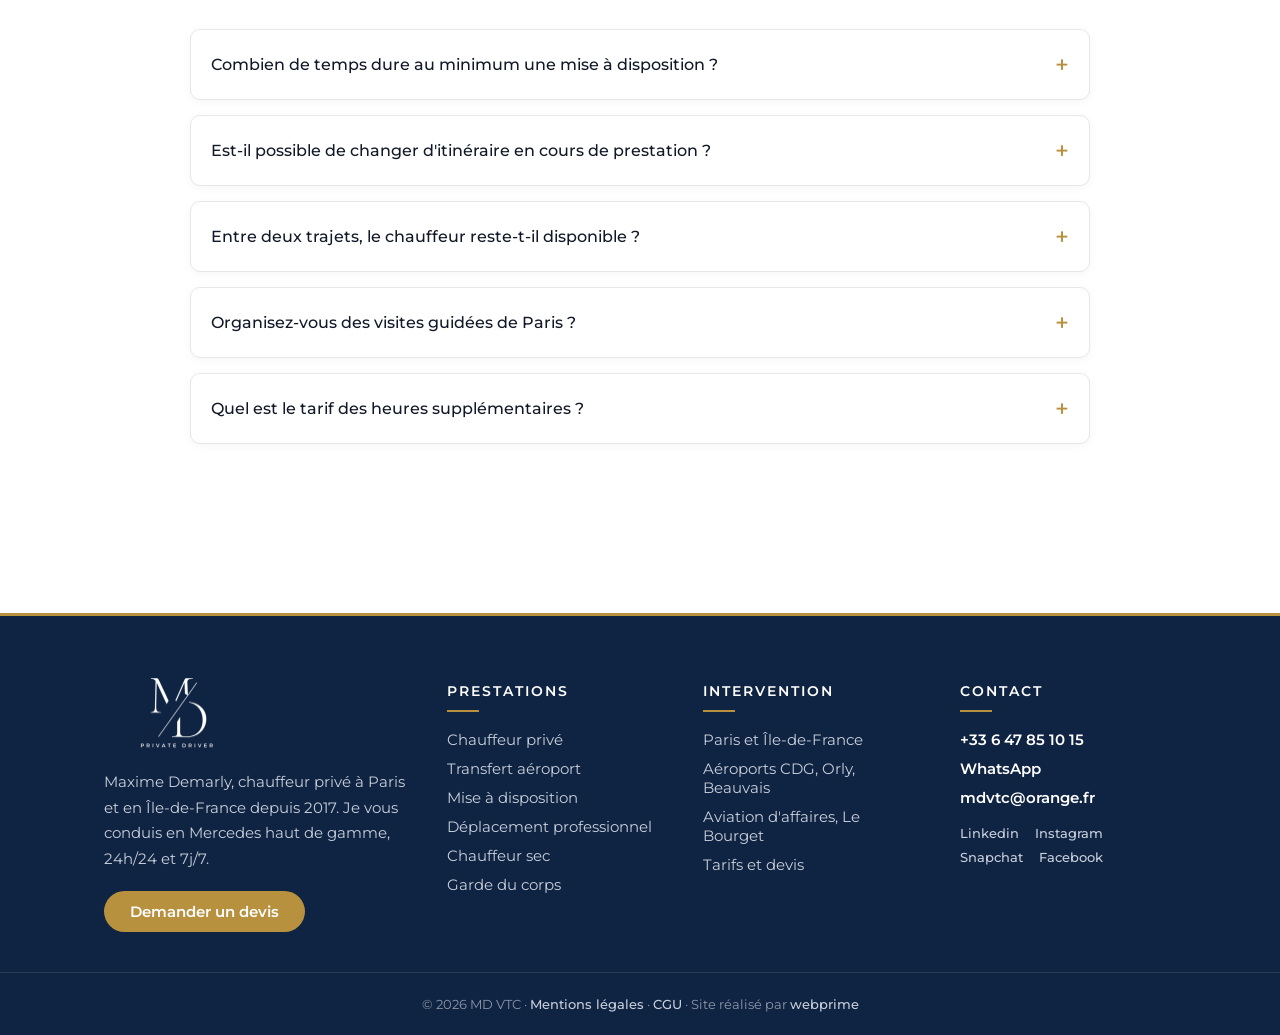
<file: mise-a-disposition-vtc.html>
<!DOCTYPE html>
<html lang="fr">

<head>
    <meta charset="utf-8">
    <meta name="viewport" content="width=device-width, initial-scale=1" />
    <meta name="robots" content="index, follow">
    <link rel="canonical" href="https://mdvtc-paris.com/mise-a-disposition-vtc.html" />
    <meta name="description"
        content="Chauffeur privé à Paris pour la durée de votre choix : service souple et trajets sur mesure, idéal pour un rendez-vous d'affaires ou un événement. Devis sur demande.">
    <link href="style.css" rel="stylesheet">
    <title>Mise à disposition VTC à Paris : chauffeur privé à l'heure</title>
    <link rel="icon" type="image/x-icon" href="./favicon.ico">
    <link rel="apple-touch-icon" type="image/png" sizes="96x96" href="./logo/apple-icon-96x96.png">
    <link rel="icon" type="image/png" sizes="32x32" href="./logo/android-icon-32x32.png">
    <meta name="msapplication-TileColor" content="#ffffff">
    <meta name="msapplication-TileImage" content="./logo/ms-icon-32x32.png">
    <meta name="msapplication-TileImage" content="./logo/ms-icon-96x96.png">
    <meta name="theme-color" content="#ffffff">
    <script type="application/ld+json">
    {
    "@context": "https://schema.org",
    "@type": "LimousineService",
    "name": "MD VTC",
    "description": "Chauffeur privé à Paris pour la durée de votre choix : service souple et trajets sur mesure, idéal pour un rendez-vous d'affaires ou un événement. Devis sur demande.",
    "url": "https://mdvtc-paris.com/mise-a-disposition-vtc.html",
    "telephone": "+33647851015",
    "address": {
        "@type": "PostalAddress",
        "addressLocality": "Paris",
        "addressRegion": "Île-de-France",
        "addressCountry": "FR"
    },
    "image": [
        "https://mdvtc-paris.com/mise-a-disposition-chauffeur-voiture.webp",
        "https://mdvtc-paris.com/service-chauffeur.webp",
        "https://mdvtc-paris.com/classe-e-berline.webp",
        "https://mdvtc-paris.com/van.webp",
        "https://mdvtc-paris.com/mercedes-classe-s.webp"
    ],
    "hasOfferCatalog": {
        "@type": "OfferCatalog",
        "name": "Mes services de mise à disposition",
        "itemListElement": [
            {
                "@type": "Offer",
                "itemOffered": {
                    "@type": "Service",
                    "name": "mise à disposition vtc",
                    "url": "https://mdvtc-paris.com/mise-a-disposition-vtc.html"
                }
            },
            {
                "@type": "Offer",
                "itemOffered": {
                    "@type": "Service",
                    "name": "vtc mise à disposition",
                    "url": "https://mdvtc-paris.com/mise-a-disposition-vtc.html"
                }
            },
            {
                "@type": "Offer",
                "itemOffered": {
                    "@type": "Service",
                    "name": "tarif mise à disposition vtc",
                    "url": "https://mdvtc-paris.com/mise-a-disposition-vtc.html"
                }
            },
            {
                "@type": "Offer",
                "itemOffered": {
                    "@type": "Service",
                    "name": "chauffeur privé mise à disposition",
                    "url": "https://mdvtc-paris.com/mise-a-disposition-vtc.html"
                }
            },
            {
                "@type": "Offer",
                "itemOffered": {
                    "@type": "Service",
                    "name": "mise à disposition chauffeur",
                    "url": "https://mdvtc-paris.com/mise-a-disposition-vtc.html"
                }
            },
            {
                "@type": "Offer",
                "itemOffered": {
                    "@type": "Service",
                    "name": "mise à disposition vtc",
                    "url": "https://mdvtc-paris.com/mise-a-disposition-vtc.html"
                }
            },
            {
                "@type": "Offer",
                "itemOffered": {
                    "@type": "Service",
                    "name": "mise à disposition taxi",
                    "url": "https://mdvtc-paris.com/mise-a-disposition-vtc.html"
                }
            },
            {
                "@type": "Offer",
                "itemOffered": {
                    "@type": "Service",
                    "name": "mise à disposition",
                    "url": "https://mdvtc-paris.com/mise-a-disposition-vtc.html"
                }
            }
        ]
    },

    "areaServed": {
        "@type": "AdministrativeArea",
        "name": "Île-de-France"
    }
    }
    </script>
    <script type="application/ld+json">
    {
        "@context": "https://schema.org",
        "@type": "FAQPage",
        "mainEntity": [
            {
                "@type": "Question",
                "name": "Combien de temps dure au minimum une mise à disposition ?",
                "acceptedAnswer": {
                    "@type": "Answer",
                    "text": "Une mise à disposition dure au moins 4 heures, avec un kilométrage inclus pouvant atteindre 80 km. Si vous avez besoin du chauffeur plus longtemps, une formule de 10 heures (250 km maximum) est aussi disponible."
                }
            },
            {
                "@type": "Question",
                "name": "Est-il possible de changer d'itinéraire en cours de prestation ?",
                "acceptedAnswer": {
                    "@type": "Answer",
                    "text": "Oui, et c'est précisément l'intérêt de cette formule : du début à la fin, vous changez de destination quand bon vous semble. Le chauffeur s'ajuste instantanément à chacune de vos demandes."
                }
            },
            {
                "@type": "Question",
                "name": "Entre deux trajets, le chauffeur reste-t-il disponible ?",
                "acceptedAnswer": {
                    "@type": "Answer",
                    "text": "Oui, le chauffeur vous est entièrement dédié tout au long de la prestation. Pendant vos rendez-vous, réunions ou visites, il patiente sur place et se tient prêt à reprendre la route au moment que vous choisissez."
                }
            },
            {
                "@type": "Question",
                "name": "Organisez-vous des visites guidées de Paris ?",
                "acceptedAnswer": {
                    "@type": "Answer",
                    "text": "Oui, j'organise des city tours et visites guidées de Paris avec des guides diplômés partenaires. À bord de mes véhicules haut de gamme, partez à la découverte des monuments incontournables et des quartiers charges d'histoire."
                }
            },
            {
                "@type": "Question",
                "name": "Quel est le tarif des heures supplémentaires ?",
                "acceptedAnswer": {
                    "@type": "Answer",
                    "text": "Chaque heure dépassant le forfait est facturée en fonction du véhicule retenu : 70€/h en Classe E, 80€/h en Classe V et 95€/h en Classe S. Les kilomètres en plus sont eux aussi facturés."
                }
            }
        ]
    }
    </script>
    <link href="https://fonts.googleapis.com/css2?family=Montserrat:wght@400;500;700&display=swap" rel="stylesheet">
    <link rel="preload" href="3-classe-e.webp" as="image">
</head>

<body>
    <header>
        <nav class="navbar">
            <a href="https://mdvtc-paris.com/" class="logo-link">
                <img src="./logo/mdvtc-light.webp" alt="vtc paris" title="md vtc" class="logo" loading="lazy" decoding="async">
            </a>
            <input type="checkbox" id="nav-toggle" class="nav-toggle">
            <label for="nav-toggle" class="nav-burger">
                <span></span>
                <span></span>
                <span></span>
            </label>
            <ul class="nav-menu">
                <li class="nav-item">
                    <a href="https://mdvtc-paris.com/" title="chauffeur privé paris">ACCUEIL</a>
                </li>
                <li class="nav-item has-dropdown">
                    <input type="checkbox" id="dropdown-toggle" class="dropdown-toggle">
                    <label for="dropdown-toggle" class="dropdown-label">MES PRESTATIONS <span class="arrow"></span></label>
                    <ul class="dropdown">
                        <li><a href="chauffeur-prive-paris-75.html" title="chauffeur privé paris">Chauffeur privé</a></li>
                        <li><a href="transfert-aeroport.html" title="transfert aéroport">Transfert Aéroport</a></li>
                        <li><a href="mise-a-disposition-vtc.html" title="vtc mise à disposition">Mise à Disposition</a></li>
                        <li><a href="deplacements-professionnels.html" title="chauffeur de luxe">Déplacement professionnel</a></li>
                        <li><a href="location-chauffeur-sans-voiture.html" title="chauffeur sec">Chauffeur Sec</a></li>
                        <li><a href="garde-du-corps.html" title="Garde du corps">Garde du corps</a></li>
                    </ul>
                </li>
                <li class="nav-item">
                    <a href="tarif-chauffeur-prive.html" title="prix uber">DEVIS / TARIFS</a>
                </li>
                <li class="nav-item nav-cta">
                    <a href="tel:+33647851015" title="réservation uber">+336 47 85 10 15</a>
                </li>
            </ul>
        </nav>
    </header>
    <main>
        <div class="img-index">
            <img src="3-classe-e.webp" alt="mise à disposition chauffeur paris" class="background-image">
            <h1><i>Mise à disposition chauffeur Paris<br>Un VTC réservé pour la durée de votre choix</i></h1>
            <a class="bouton-1" href="tarif-chauffeur-prive.html" title="chauffeur privé">RÉSERVATION</a>
        </div>
        <section>
            <h2>CHAUFFEUR EN MISE À DISPOSITION</h2>
            <div class="services-pc">
                <img src="mise-a-disposition-chauffeur-voiture.webp" alt="vtc mise à disposition paris"
                    title="chauffeur mis à disposition" loading="lazy" decoding="async">
                <img src="service-chauffeur.webp" alt="mise à disposition chauffeur privé"
                    title="vtc avec chauffeur à disposition" loading="lazy" decoding="async">
            </div>
            <div class="services-mob">
                <img src="service-chauffeur.webp" alt="mise à disposition vtc paris" title="chauffeur à disposition"
                    loading="lazy" decoding="async">
            </div>
            <div class="texte1">
                <p>
                    Bénéficiez d'un chauffeur privé réservé pour vous seul et d'une prestation entièrement sur
                    mesure. Discret et professionnel, je vous accompagne dans l'ensemble de vos déplacements, aussi longtemps que vous le souhaitez. <br><br>
                    Le transport de personnalités de premier plan est ma spécialité : ambassadeurs, ministres,
                    célébrités et autres figures influentes profitent d'un service haut de gamme. Vous circulez avec
                    souplesse et confort, assure d'une prestation sécurisée, ponctuelle et sans faute. <br><br>
                    Au-delà du transport, j'organise aussi des city tours et des visites guidées de Paris
                    accompagnées d'un guide diplômé. Des itinéraires personnalisés et riches en découvertes vous
                    dévoilent les trésors cachés de la ville lumière.
                </p>
            </div>
            <a class="bouton-3" href="tel:+33647851015" title="tarif mise à disposition vtc">CONTACT</a>
        </section>
        <h2>TARIFS MISE À DISPOSITION VTC</h2>
        <div class="p-slide">
            <div class="slide">
                <p><strong class="strong-pvtc">MERCEDES CLASSE E</strong>
                    <img src="classe-e-berline.webp" alt="">
                    Forfait 4 h minimum (80 km max) : <strong>300 €</strong> <br>
                    Forfait 10 h minimum (250 km max) : <strong>700 €</strong> <br>
                    Heure supplémentaire : <strong>70 €</strong>
                </p>
            </div>
            <div class="slide">
                <p><strong class="strong-pvtc">MERCEDES CLASSE V</strong>
                    <img src="van.webp" alt="">
                    Forfait 4 h minimum (80 km max) : <strong>340 €</strong> <br>
                    Forfait 10 h minimum (250 km max) : <strong>800 €</strong> <br>
                    Heure supplémentaire : <strong>80 €</strong>
                </p>
            </div>
            <div class="slide">
                <p><strong class="strong-pvtc">MERCEDES CLASSE S</strong>
                    <img src="mercedes-classe-s.webp" alt="">
                    Forfait 4 h minimum (80 km max) : <strong>400 €</strong> <br>
                    Forfait 10 h minimum (250 km max) : <strong>950 €</strong> <br>
                    Heure supplémentaire : <strong>95 €</strong>
                </p>
            </div>
        </div>
        <a class="bouton-3" href="tel:+33647851015" title="prix taxi cdg paris">CONTACT</a>
        <h2>RÉSERVATION</h2>
        <div class="form-container">
            <div class="image-container">
                <img src="./logo/img-form-light.webp" alt="md vtc Chauffeur privé Paris" title="md vtc" loading="lazy" decoding="async">
            </div>
            <form id="contactForm" action="https://webprime.app/webhook/contact/272e326a45cd4bac546192db1418b56149a9d7c18271dc7a4506eafcfe8ab524" method="POST" onsubmit="return sendBoth(event)">
                <div class="hp-wrap">
                    <label for="website">Votre site web :</label>
                    <input type="text" id="website" name="_honey" autocomplete="off">
                </div>

                <div class="form-progress">
                    <div class="form-progress-bar"><span id="formProgressFill"></span></div>
                    <div class="form-progress-label">Étape <span id="formStepNum">1</span>/3 &middot; <span id="formStepName">Votre trajet</span></div>
                </div>

                <div class="form-step" data-name="Votre trajet">
                    <label for="prestation">Prestation</label>
                    <select id="prestation" name="prestation">
                        <option value="Transfert aeroport">Transfert aéroport</option>
                        <option value="Mise a disposition">Mise à disposition</option>
                        <option value="Deplacement pro">Déplacement professionnel</option>
                        <option value="Trajet Prive">Trajet Privé</option>
                        <option value="Chauffeur Sec">Chauffeur Sec</option>
                        <option value="Tourisme">Tourisme</option>
                        <option value="Bodyguard">Bodyguard</option>
                        <option value="Autre">Autre</option>
                    </select>

                    <label for="departure1">Départ</label>
                    <input type="text" id="departure1" name="lieu_depart" required>

                    <label for="arrival1">Arrivée</label>
                    <input type="text" id="arrival1" name="lieu_arrivee" required>

                    <label for="numero">Numéro de vol ou train</label>
                    <input type="text" id="numero" name="numero">

                    <div class="inline-container">
                        <div class="inline-item">
                            <label for="date">Date</label>
                            <input type="date" id="date" name="date" required>
                        </div>
                        <div class="inline-item">
                            <label for="heure">Heure</label>
                            <input type="time" id="heure" name="heure" required>
                        </div>
                    </div>
                </div>

                <div class="form-step" data-name="Passagers &amp; bagages">
                    <div class="inline-container">
                        <div class="inline-item">
                            <label for="passengers">Adultes</label>
                            <select id="passengers" name="passagers">
                                <option value="1">1</option>
                                <option value="2">2</option>
                                <option value="3">3</option>
                                <option value="4">4</option>
                            </select>
                        </div>
                        <div class="inline-item">
                            <label for="children">Enfants</label>
                            <select id="children" name="enfants">
                                <option value="0">0</option>
                                <option value="1">1</option>
                                <option value="2">2</option>
                                <option value="3">3</option>
                            </select>
                        </div>
                    </div>

                    <div class="inline-container">
                        <div class="inline-item">
                            <label for="luggage">Bagages</label>
                            <select id="luggage" name="bagages">
                                <option value="0">0</option>
                                <option value="1">1</option>
                                <option value="2">2</option>
                                <option value="3">3</option>
                            </select>
                        </div>
                        <div class="inline-item">
                            <label for="car-seats">Sièges auto</label>
                            <select id="car-seats" name="sieges_auto">
                                <option value="0">0</option>
                                <option value="1">1</option>
                                <option value="2">2</option>
                                <option value="3">3</option>
                            </select>
                        </div>
                        <div class="inline-item">
                            <label for="rehausseur">Rehausseur</label>
                            <select id="rehausseur" name="rehausseur">
                                <option value="0">0</option>
                                <option value="1">1</option>
                                <option value="2">2</option>
                                <option value="3">3</option>
                            </select>
                        </div>
                    </div>
                </div>

                <div class="form-step" data-name="Vos coordonnées">
                    <label for="name">Nom / Prénom</label>
                    <input type="text" id="name" name="nom" required pattern="[A-Za-zÀ-ÿ' -]{2,60}" title="Indiquez votre nom (lettres uniquement, 2 à 60 caractères)">

                    <label for="tel">Téléphone :</label>
                    <input type="tel" id="tel" name="tel" required pattern="(?:(?:\+|00)33[ .\-]?|0)[1679](?:[ .\-]?\d{2}){4}" maxlength="20" inputmode="tel" title="Numéro français uniquement : 06 12 34 56 78 ou +33 6 12 34 56 78">

                    <label for="email">Email</label>
                    <input type="email" id="email" name="email" required>

                    <label for="comments">Commentaires</label>
                    <textarea id="comments" name="commentaires" rows="4"></textarea>
                </div>

                <div class="form-nav">
                    <button type="button" class="form-prev" id="formPrev">Précédent</button>
                    <button type="button" class="form-next" id="formNext">Suivant</button>
                    <button type="submit" class="form-submit" id="formSubmit">ENVOYER</button>
                </div>
            </form>
            <div class="contact-thanks" style="display:none; padding: 30px 20px; background-color: #e8f5e9; border: 2px solid #2e7d32; border-radius: 8px; text-align: center; margin-top: 20px;">
                <h3 style="color: #2e7d32; margin: 0 0 10px 0;">Merci pour votre demande !</h3>
                <p style="margin: 0; color: #1b5e20; font-size: 1.05em;">Je vous recontacte rapidement.</p>
            </div>
        </div>
    </main>
    <section class="faq-section">
        <h2>FAQ MISE À DISPOSITION : VOS QUESTIONS</h2>
        <div class="faq-item">
            <input type="checkbox" id="faq1">
            <label for="faq1">Combien de temps dure au minimum une mise à disposition ?</label>
            <div class="faq-answer">
                <p>Une mise à disposition dure au moins 4 heures, avec un kilométrage inclus pouvant atteindre 80 km. Si vous avez besoin du chauffeur plus longtemps, une formule de 10 heures (250 km maximum) est aussi disponible.</p>
            </div>
        </div>
        <div class="faq-item">
            <input type="checkbox" id="faq2">
            <label for="faq2">Est-il possible de changer d'itinéraire en cours de prestation ?</label>
            <div class="faq-answer">
                <p>Oui, et c'est précisément l'intérêt de cette formule : du début à la fin, vous changez de destination quand bon vous semble. Le chauffeur s'ajuste instantanément à chacune de vos demandes.</p>
            </div>
        </div>
        <div class="faq-item">
            <input type="checkbox" id="faq3">
            <label for="faq3">Entre deux trajets, le chauffeur reste-t-il disponible ?</label>
            <div class="faq-answer">
                <p>Oui, le chauffeur vous est entièrement dédié tout au long de la prestation. Pendant vos rendez-vous, réunions ou visites, il patiente sur place et se tient prêt à reprendre la route au moment que vous choisissez.</p>
            </div>
        </div>
        <div class="faq-item">
            <input type="checkbox" id="faq4">
            <label for="faq4">Organisez-vous des visites guidées de Paris ?</label>
            <div class="faq-answer">
                <p>Oui, j'organise des city tours et visites guidées de Paris avec des guides diplômés partenaires. À bord de mes véhicules haut de gamme, partez à la découverte des monuments incontournables et des quartiers charges d'histoire.</p>
            </div>
        </div>
        <div class="faq-item">
            <input type="checkbox" id="faq5">
            <label for="faq5">Quel est le tarif des heures supplémentaires ?</label>
            <div class="faq-answer">
                <p>Chaque heure dépassant le forfait est facturée en fonction du véhicule retenu : 70€/h en Classe E, 80€/h en Classe V et 95€/h en Classe S. Les kilomètres en plus sont eux aussi facturés.</p>
            </div>
        </div>
    </section>
    <footer class="site-footer" id="contactez-nous">
        <div class="footer-grid">
            <div class="footer-col footer-brand">
                <img src="./logo/img-form.webp" alt="MD VTC chauffeur privé Paris" title="md vtc" class="footer-logo" width="150" height="74" loading="lazy" decoding="async">
                <p>Maxime Demarly, chauffeur privé à Paris et en Île-de-France depuis 2017. Je vous conduis en Mercedes haut de gamme, 24h/24 et 7j/7.</p>
                <a class="footer-cta" href="tarif-chauffeur-prive.html" title="devis chauffeur privé">Demander un devis</a>
            </div>
            <div class="footer-col">
                <h4>PRESTATIONS</h4>
                <ul>
                    <li><a href="chauffeur-prive-paris-75.html" title="chauffeur privé paris">Chauffeur privé</a></li>
                    <li><a href="transfert-aeroport.html" title="transfert aéroport">Transfert aéroport</a></li>
                    <li><a href="mise-a-disposition-vtc.html" title="mise à disposition vtc">Mise à disposition</a></li>
                    <li><a href="deplacements-professionnels.html" title="déplacement professionnel">Déplacement professionnel</a></li>
                    <li><a href="location-chauffeur-sans-voiture.html" title="chauffeur sec">Chauffeur sec</a></li>
                    <li><a href="garde-du-corps.html" title="garde du corps">Garde du corps</a></li>
                </ul>
            </div>
            <div class="footer-col">
                <h4>INTERVENTION</h4>
                <ul>
                    <li><a href="chauffeur-prive-paris-75.html" title="chauffeur privé paris">Paris et Île-de-France</a></li>
                    <li><a href="transfert-aeroport.html" title="transfert aéroport">Aéroports CDG, Orly, Beauvais</a></li>
                    <li><a href="transfert-aeroport.html" title="aéroport du bourget">Aviation d'affaires, Le Bourget</a></li>
                    <li><a href="tarif-chauffeur-prive.html" title="tarif chauffeur privé">Tarifs et devis</a></li>
                </ul>
            </div>
            <div class="footer-col">
                <h4>CONTACT</h4>
                <ul class="footer-contact">
                    <li><a href="tel:+33647851015" title="tel">+33 6 47 85 10 15</a></li>
                    <li><a href="https://wa.me/message/5R6MVEKULLH3N1" target="_blank" title="WhatsApp">WhatsApp</a></li>
                    <li><a href="mailto:mdvtc@orange.fr" title="email">mdvtc@orange.fr</a></li>
                </ul>
                <div class="footer-social">
                    <a href="https://fr.linkedin.com/" target="_blank" title="linkedin md vtc">Linkedin</a>
                    <a href="https://www.instagram.com/" target="_blank" title="instagram md vtc">Instagram</a>
                    <a href="https://www.snapchat.com/" target="_blank" title="snapchat md vtc">Snapchat</a>
                    <a href="https://www.facebook.com/" target="_blank" title="facebook md vtc">Facebook</a>
                </div>
            </div>
        </div>
        <div class="footer-bottom">
            <p>&copy; 2026 MD VTC &middot; <a href="mentions-legales.html">Mentions légales</a> &middot; <a href="cgu.html">CGU</a> &middot; Site réalisé par <a href="https://kazeko-fight.com/" target="_blank">webprime</a></p>
        </div>
        <div class="whats-icon"><a href="https://wa.me/message/5R6MVEKULLH3N1" title="réservation vtc"
                target="_blank"><img src="numero-vtc.webp" alt="contact"></a>
        </div>
    </footer>
    <script>
        const list = document.querySelectorAll('.list');
        function activeLink() {
            list.forEach((item) =>
                item.classList.remove('active'));
            this.classList.add('active');
        }
        list.forEach((item) =>
            item.addEventListener('mouseover', activeLink));
    </script>
    <script>
        document.querySelectorAll('.nav-menu a').forEach(function(link) {
            link.addEventListener('click', function() {
                document.getElementById('nav-toggle').checked = false;
            });
        });
    </script>
    <script>
        document.addEventListener('DOMContentLoaded', function () {
            var observerOptions = {
                root: null,
                rootMargin: '0px',
                threshold: 0.5
            };
            function observeStep(entry, observer) {
                entry.target.classList.add('slide-in-done');
                observer.unobserve(entry.target);
            }
            function createObserver(element) {
                var observer = new IntersectionObserver(function (entries) {
                    entries.forEach(function (entry) {
                        if (entry.isIntersecting) {
                            observeStep(entry, observer);
                        }
                    });
                }, observerOptions);
                observer.observe(element);
            }
            var elements = document.querySelectorAll('.slide');
            elements.forEach(function (element) {
                createObserver(element);
            });
        });
    </script>
        <script>
    function sendBoth(e) {
        e.preventDefault();
        var form = e.target;
        var btn = form.querySelector('button[type="submit"]');
        var honeyField = form.querySelector('[name="_honey"]');
        if (honeyField && honeyField.value) return false;
        btn.textContent = 'Envoi en cours...';
        btn.disabled = true;
                var nom = (form.querySelector('[name="nom"]') || {}).value || '';
        var tel = (form.querySelector('[name="tel"]') || {}).value || '';
        var email = (form.querySelector('[name="email"]') || {}).value || '';
        var prestation = (form.querySelector('[name="prestation"]') || {}).value || '';
        var depart = (form.querySelector('[name="lieu_depart"]') || {}).value || '';
        var arrivee = (form.querySelector('[name="lieu_arrivee"]') || {}).value || '';
        var numero = (form.querySelector('[name="numero"]') || {}).value || '';
        var date = (form.querySelector('[name="date"]') || {}).value || '';
        var heure = (form.querySelector('[name="heure"]') || {}).value || '';
        var passagers = (form.querySelector('[name="passagers"]') || {}).value || '';
        var enfants = (form.querySelector('[name="enfants"]') || {}).value || '';
        var bagages = (form.querySelector('[name="bagages"]') || {}).value || '';
        var sieges = (form.querySelector('[name="sieges_auto"]') || {}).value || '';
        var rehausseur = (form.querySelector('[name="rehausseur"]') || {}).value || '';
        var commentaires = (form.querySelector('[name="commentaires"]') || {}).value || '';
        var webhookData = new FormData();
        webhookData.append('name', nom);
        webhookData.append('email', email);
        webhookData.append('tel', tel);
        webhookData.append('service', prestation);
        var msg = 'Prestation : ' + prestation
            + '\nDepart : ' + depart
            + '\nArrivee : ' + arrivee
            + '\nNumero de vol/train : ' + numero
            + '\nDate : ' + date + ' a ' + heure
            + '\nPassagers : ' + passagers + ' adulte(s), ' + enfants + ' enfant(s)'
            + '\nBagages : ' + bagages + ' | Sieges auto : ' + sieges + ' | Rehausseur : ' + rehausseur
            + '\n\nCommentaires : ' + commentaires;
        webhookData.append('message', msg);
        var p1 = fetch('https://webprime.app/webhook/contact/272e326a45cd4bac546192db1418b56149a9d7c18271dc7a4506eafcfe8ab524', {
            method: 'POST',
            body: webhookData,
            keepalive: true
        }).catch(function() {});
        var shown = false;
        var showThanks = function() {
            if (shown) return;
            shown = true;
            form.style.display = 'none';
            var thanks = form.nextElementSibling;
            while (thanks && !(thanks.classList && thanks.classList.contains('contact-thanks'))) {
                thanks = thanks.nextElementSibling;
            }
            if (thanks) thanks.style.display = 'block';
        };
        Promise.allSettled([p1]).then(showThanks);
        setTimeout(showThanks, 3000);
        return false;
    }
    </script>
    <nav class="bottom-nav">
        <a href="https://mdvtc-paris.com/" class="bottom-nav-item" title="Accueil chauffeur privé Paris">
            <span class="bottom-nav-icon"><svg viewBox="0 0 24 24"><path d="M3 11l9-8 9 8"/><path d="M5 10v10h14V10"/></svg></span>
            <span class="bottom-nav-label">Accueil</span>
        </a>
        <a href="https://mdvtc-paris.com/#services" class="bottom-nav-item" title="Mes prestations VTC">
            <span class="bottom-nav-icon"><svg viewBox="0 0 24 24"><path d="M4 12l1.8-4.5c.3-.6.9-1 1.6-1h9.2c.7 0 1.3.4 1.6 1L20 12v5h-2.5v-2h-11v2H4z"/><circle cx="7.5" cy="14.5" r="1.5"/><circle cx="16.5" cy="14.5" r="1.5"/></svg></span>
            <span class="bottom-nav-label">Services</span>
        </a>
        <a href="tarif-chauffeur-prive.html" class="bottom-nav-item" title="Devis et tarifs chauffeur privé">
            <span class="bottom-nav-icon"><svg viewBox="0 0 24 24"><path d="M6 3h12v18l-3-2-3 2-3-2-3 2z"/><path d="M9 8h6M9 12h6"/></svg></span>
            <span class="bottom-nav-label">Tarifs</span>
        </a>
        <a href="tel:+33647851015" class="bottom-nav-item bottom-nav-call" title="Appeler MD VTC">
            <span class="bottom-nav-icon"><svg viewBox="0 0 24 24"><path d="M6.6 10.8c1.4 2.8 3.8 5.1 6.6 6.6l2.2-2.2c.3-.3.7-.4 1-.2 1.1.4 2.3.6 3.5.6.6 0 1 .4 1 1V20c0 .6-.4 1-1 1C10.6 21 3 13.4 3 4c0-.6.4-1 1-1h3.5c.6 0 1 .4 1 1 0 1.2.2 2.4.6 3.5.1.4 0 .8-.3 1z"/></svg></span>
            <span class="bottom-nav-label">Appeler</span>
        </a>
        <a href="https://wa.me/message/5R6MVEKULLH3N1" target="_blank" class="bottom-nav-item bottom-nav-whatsapp" title="Réservation WhatsApp VTC">
            <span class="bottom-nav-icon"><svg viewBox="0 0 24 24"><path d="M17.472 14.382c-.297-.149-1.758-.867-2.03-.967-.273-.099-.471-.148-.67.15-.197.297-.767.966-.94 1.164-.173.199-.347.223-.644.075-.297-.15-1.255-.463-2.39-1.475-.883-.788-1.48-1.761-1.653-2.059-.173-.297-.018-.458.13-.606.134-.133.298-.347.446-.52.149-.174.198-.298.298-.497.099-.198.05-.371-.025-.52-.075-.149-.669-1.612-.916-2.207-.242-.579-.487-.5-.669-.51-.173-.008-.371-.01-.57-.01-.198 0-.52.074-.792.372-.272.297-1.04 1.016-1.04 2.479 0 1.462 1.065 2.875 1.213 3.074.149.198 2.096 3.2 5.077 4.487.709.306 1.262.489 1.694.625.712.227 1.36.195 1.871.118.571-.085 1.758-.719 2.006-1.413.248-.694.248-1.289.173-1.413-.074-.124-.272-.198-.57-.347m-5.421 7.403h-.004a9.87 9.87 0 01-5.031-1.378l-.361-.214-3.741.982.998-3.648-.235-.374a9.86 9.86 0 01-1.51-5.26c.001-5.45 4.436-9.884 9.888-9.884 2.64 0 5.122 1.03 6.988 2.898a9.825 9.825 0 012.893 6.994c-.003 5.45-4.437 9.884-9.885 9.884z"/></svg></span>
            <span class="bottom-nav-label">WhatsApp</span>
        </a>
    </nav>
    <script>
    (function(){
        var form = document.getElementById('contactForm');
        if(!form) return;
        var steps = [].slice.call(form.querySelectorAll('.form-step'));
        if(steps.length < 2) return;
        var prev = form.querySelector('#formPrev'),
            next = form.querySelector('#formNext'),
            submit = form.querySelector('#formSubmit'),
            fill = form.querySelector('#formProgressFill'),
            snum = form.querySelector('#formStepNum'),
            sname = form.querySelector('#formStepName');
        var cur = 0;
        function show(i){
            cur = i;
            steps.forEach(function(s, idx){
                if(idx === i){ s.removeAttribute('hidden'); }
                else { s.setAttribute('hidden',''); }
            });
            if(prev) prev.style.display = i === 0 ? 'none' : 'inline-flex';
            if(next) next.style.display = i === steps.length - 1 ? 'none' : 'inline-flex';
            if(submit) submit.style.display = i === steps.length - 1 ? 'inline-flex' : 'none';
            if(fill) fill.style.width = ((i + 1) / steps.length * 100) + '%';
            if(snum) snum.textContent = i + 1;
            if(sname) sname.textContent = steps[i].getAttribute('data-name');
        }
        function valid(i){
            var f = steps[i].querySelectorAll('input, select, textarea');
            for(var j = 0; j < f.length; j++){
                if(!f[j].checkValidity()){ f[j].reportValidity(); return false; }
            }
            return true;
        }
        if(next) next.addEventListener('click', function(){ if(valid(cur)) show(Math.min(cur + 1, steps.length - 1)); });
        if(prev) prev.addEventListener('click', function(){ show(Math.max(cur - 1, 0)); });
        show(0);
    })();
    </script>
</body>

</html>
</file>
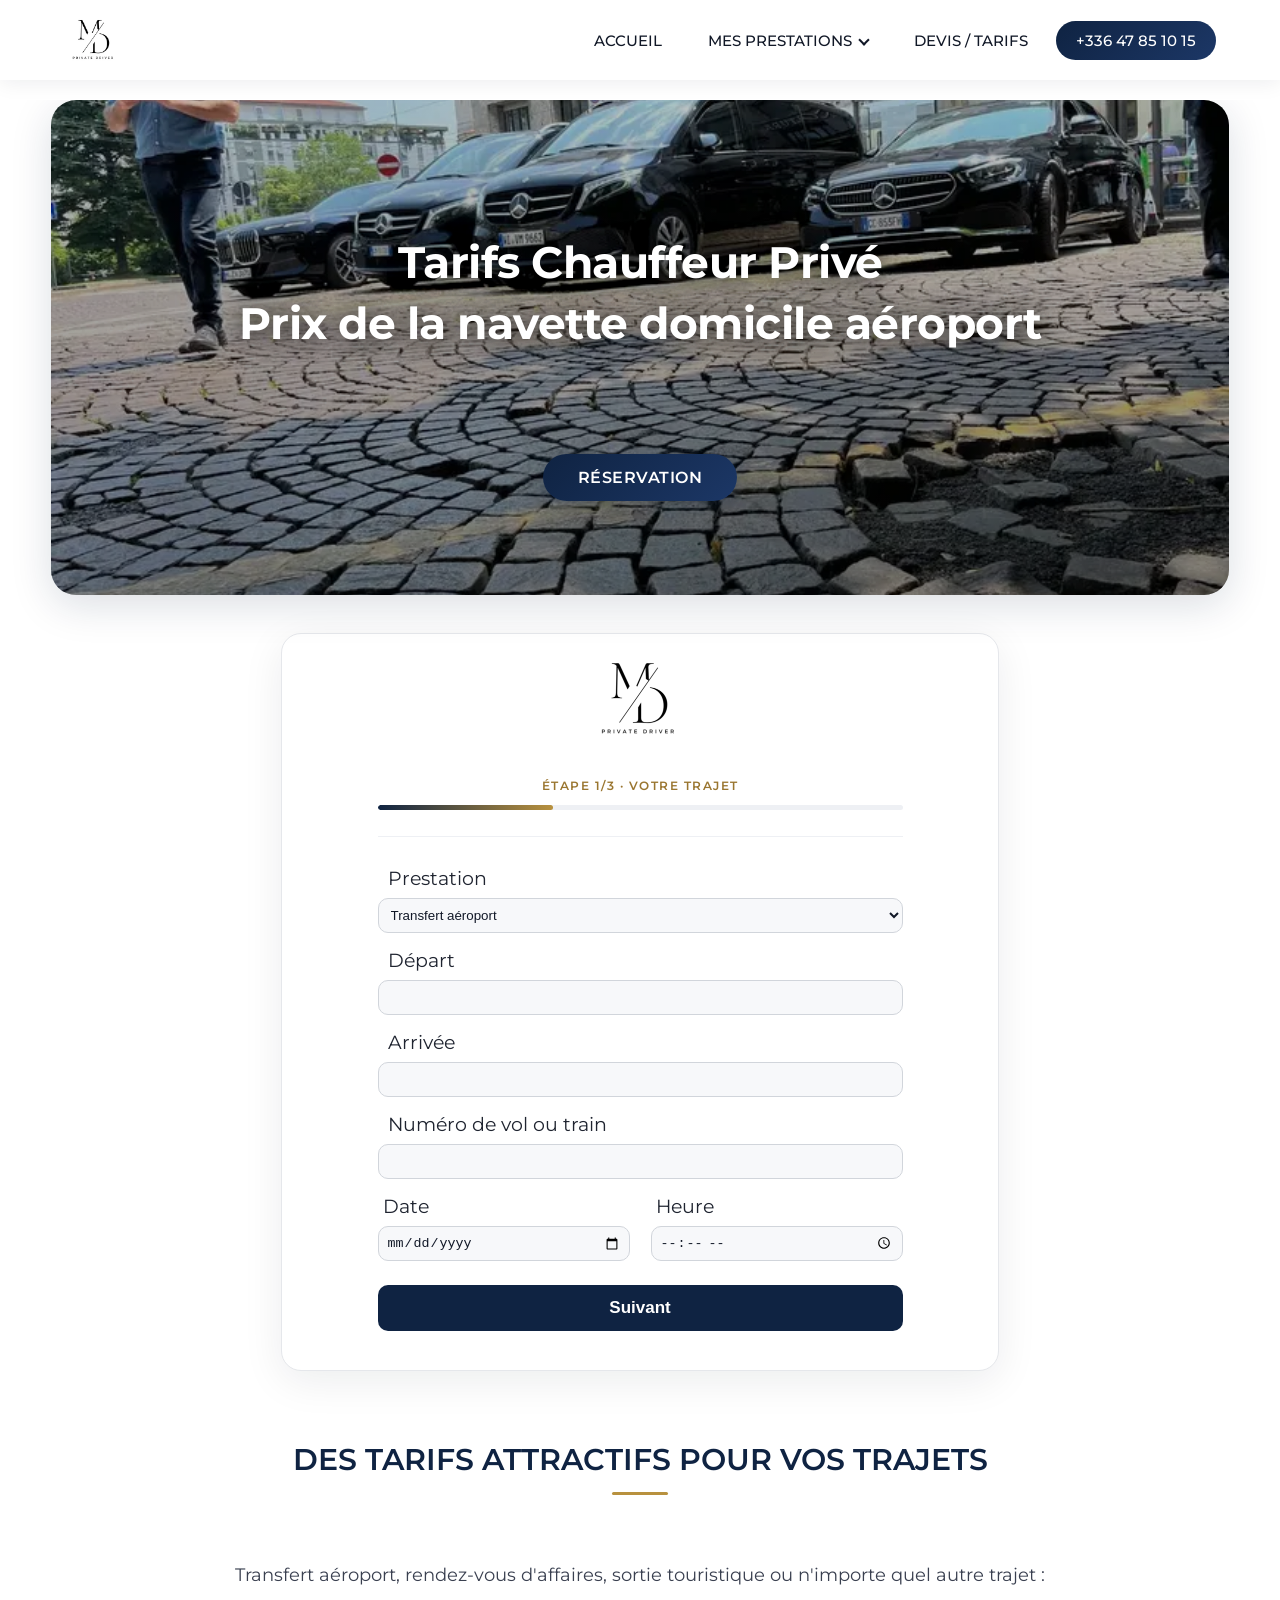
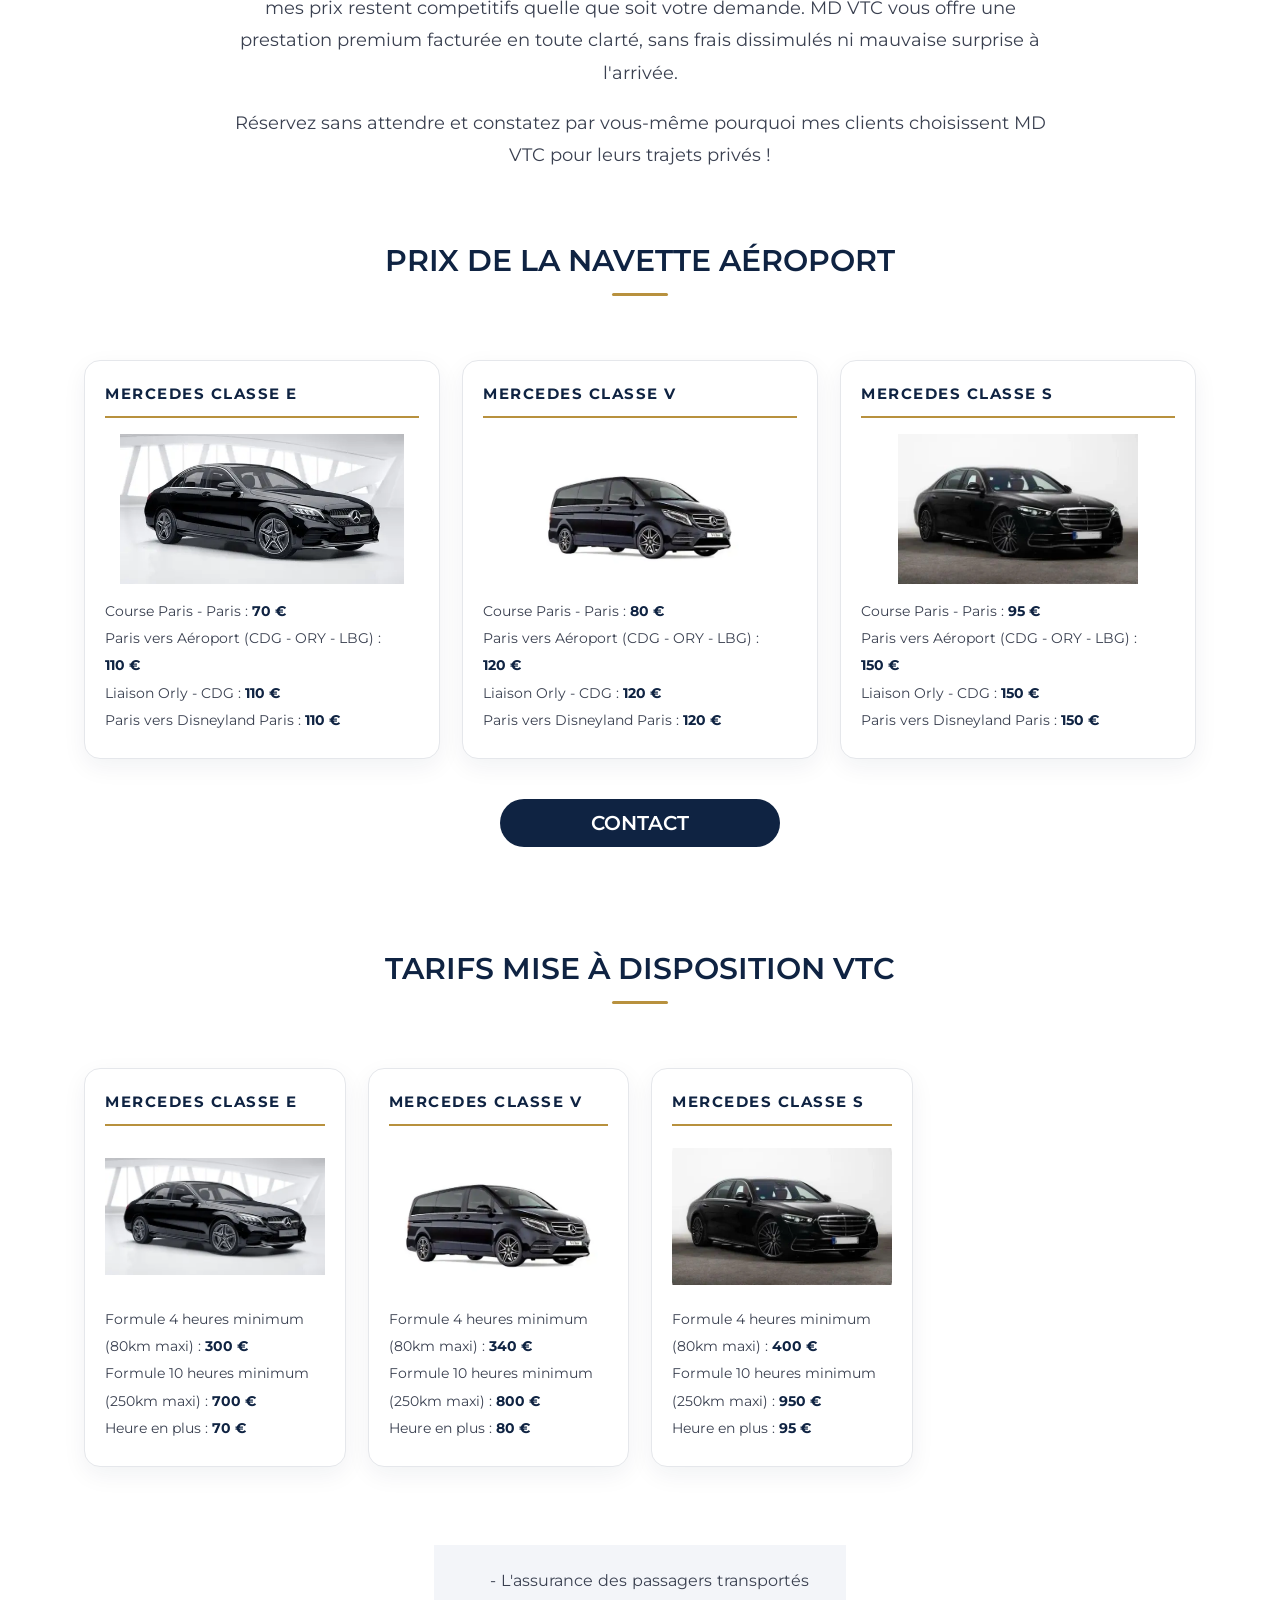
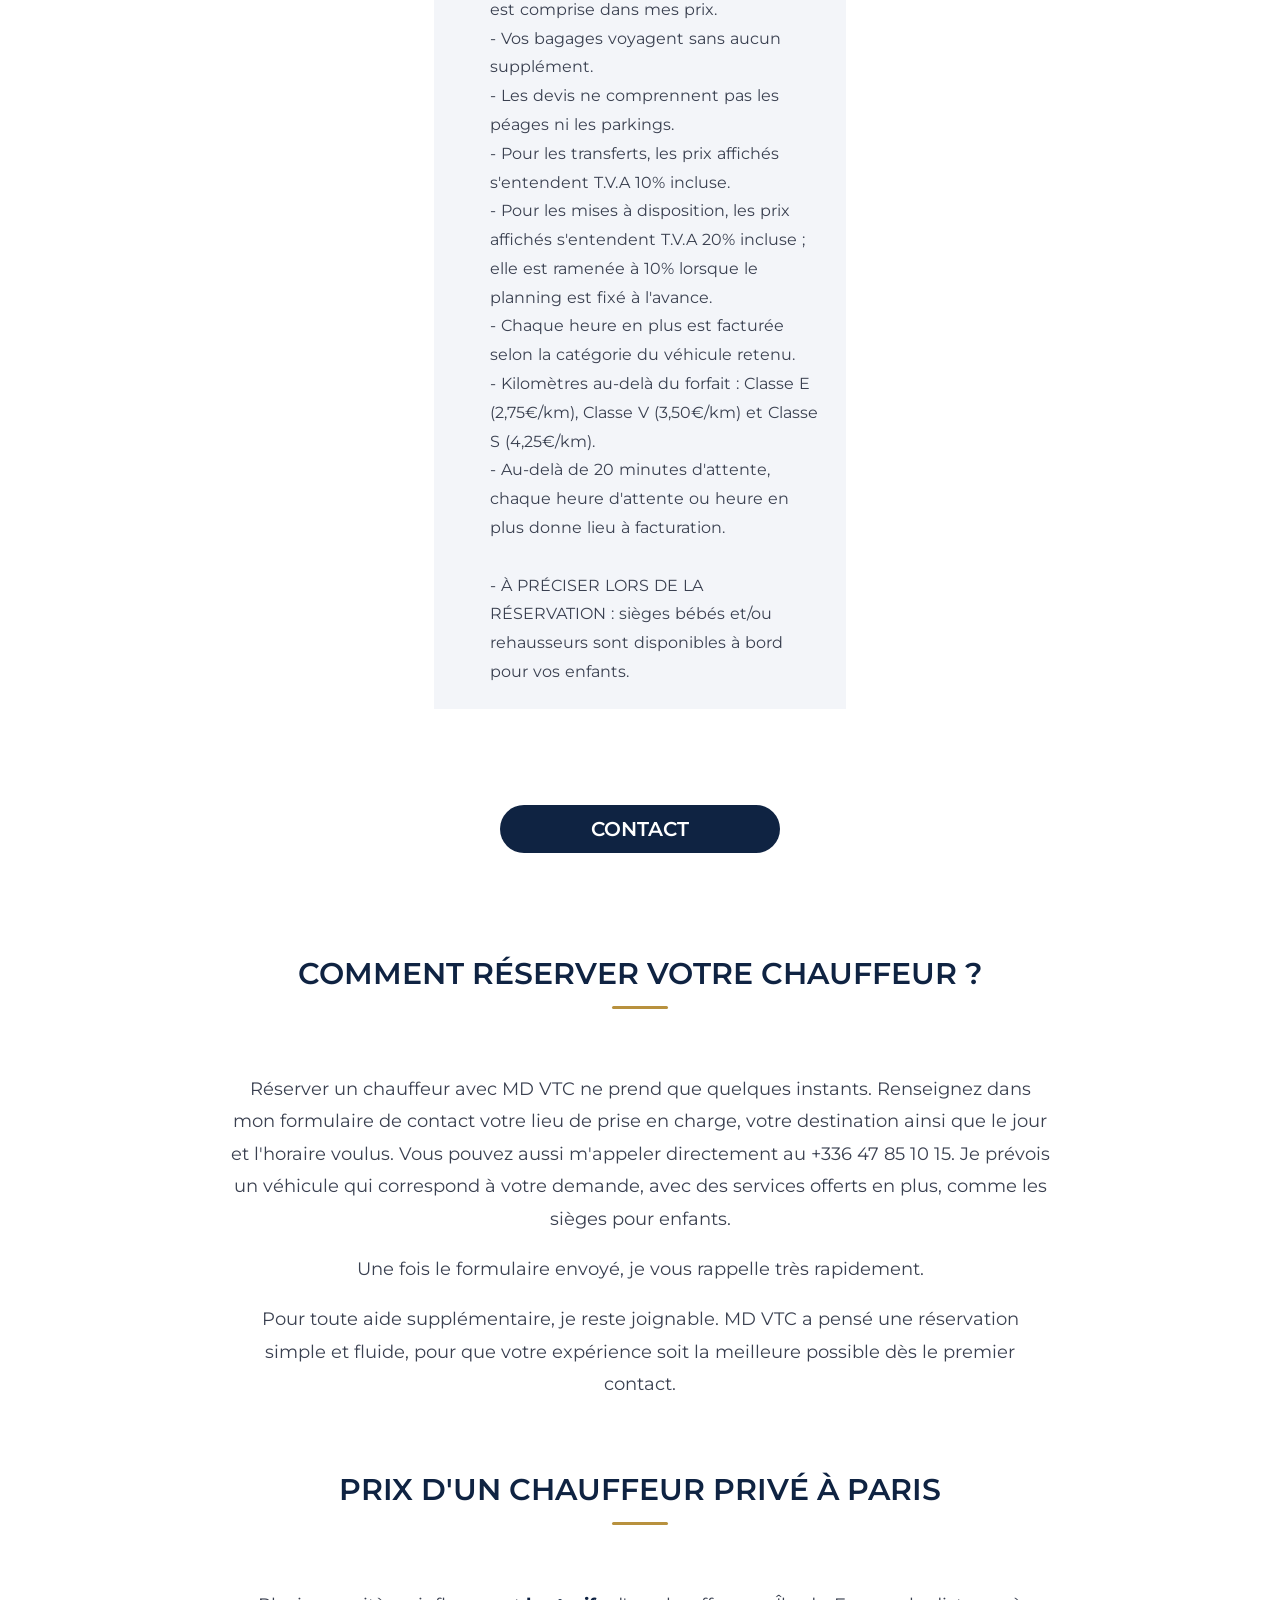
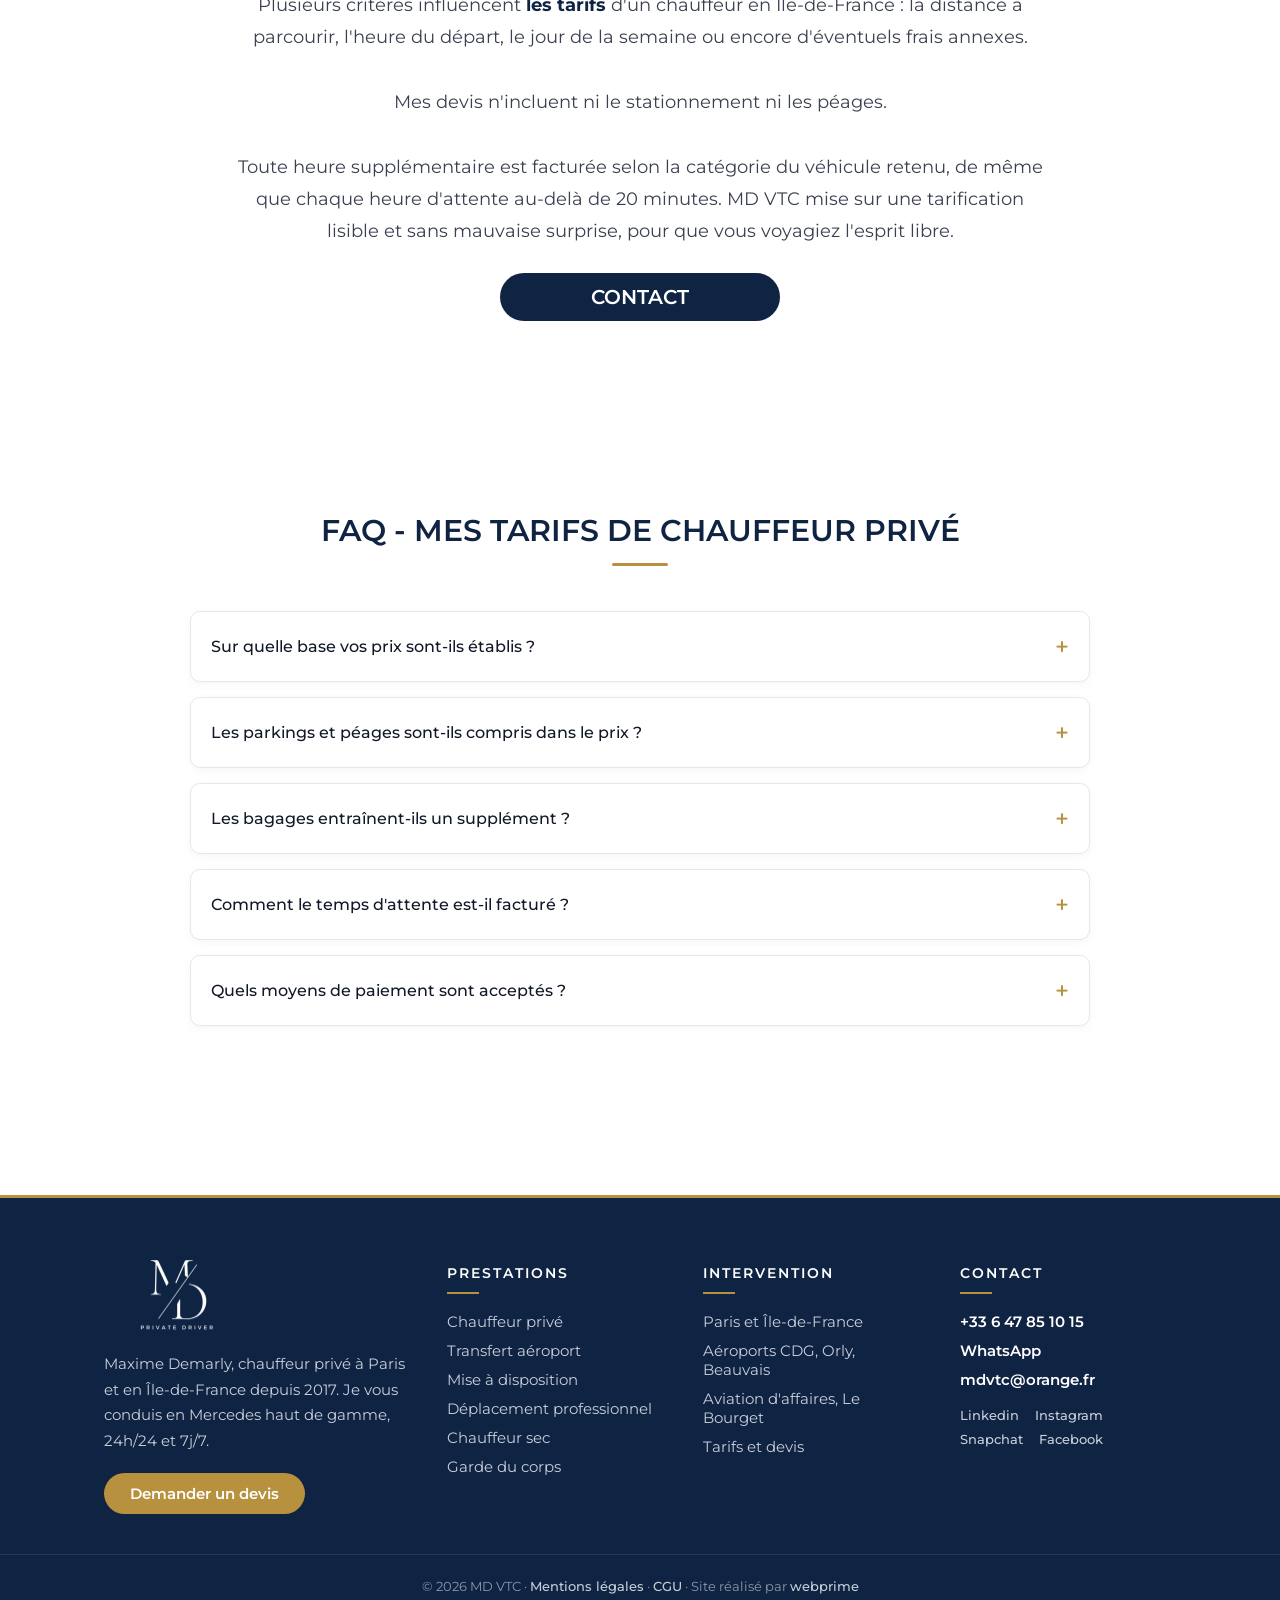
<file: tarif-chauffeur-prive.html>
<!DOCTYPE html>
<html lang="fr">

<head>
    <meta charset="utf-8">
    <meta name="viewport" content="width=device-width, initial-scale=1" />
    <meta name="geo.region" content="FR-IDF">
    <meta name="geo.placename" content="Île-de-France, France">
    <meta name="robots" content="index, follow">
    <link rel="canonical" href="https://mdvtc-paris.com/tarif-chauffeur-prive.html" />
    <meta name="description"
        content="Tarifs chauffeur privé et VTC à Paris : navette domicile aéroport, mise à disposition, prix fixes et transparents. Demandez votre devis MD VTC en ligne.">
    <link href="style.css" rel="stylesheet">
    <title>Tarif Chauffeur Privé Paris et Prix Navette Domicile Aéroport</title>
    <link rel="icon" type="image/x-icon" href="./favicon.ico">
    <link rel="apple-touch-icon" type="image/png" sizes="96x96" href="./logo/apple-icon-96x96.png">
    <link rel="icon" type="image/png" sizes="32x32" href="./logo/android-icon-32x32.png">
    <meta name="msapplication-TileColor" content="#ffffff">
    <meta name="msapplication-TileImage" content="./logo/ms-icon-32x32.png">
    <meta name="msapplication-TileImage" content="./logo/ms-icon-96x96.png">
    <meta name="theme-color" content="#ffffff">
    <script type="application/ld+json">
    {
    "@context": "https://schema.org",
    "@type": "LimousineService",
    "name": "MD VTC",
    "description": "Organisez facilement votre prochain déplacement avec MD VTC. Ma page de réservation vous permet de commander un trajet rapide et fiable, assure par un chauffeur aguerri, pour un voyage de qualité et sans contrainte.",
    "url": "https://mdvtc-paris.com/tarif-chauffeur-prive.html",
    "telephone": "+33647851015",
    "address": {
        "@type": "PostalAddress",
        "addressLocality": "Paris",
        "addressRegion": "Île-de-France",
        "addressCountry": "FR"
    },
    "image": [
        "https://mdvtc-paris.com/classe-e-berline.webp",
        "https://mdvtc-paris.com/van.webp",
        "https://mdvtc-paris.com/mercedes-classe-s.webp"
    ],
    "hasOfferCatalog": {
        "@type": "OfferCatalog",
        "name": "Mes services et tarifs",
        "itemListElement": [
            {
                "@type": "Offer",
                "itemOffered": {
                    "@type": "Service",
                    "name": "uber taxi prix",
                    "url": "https://mdvtc-paris.com/tarif-chauffeur-prive.html"
                }
            },
            {
                "@type": "Offer",
                "itemOffered": {
                    "@type": "Service",
                    "name": "tarif navette domicile aéroport",
                    "url": "https://mdvtc-paris.com/tarif-chauffeur-prive.html"
                }
            },
            {
                "@type": "Offer",
                "itemOffered": {
                    "@type": "Service",
                    "name": "prix chauffeur privé",
                    "url": "https://mdvtc-paris.com/tarif-chauffeur-prive.html"
                }
            },
            {
                "@type": "Offer",
                "itemOffered": {
                    "@type": "Service",
                    "name": "prix vtc",
                    "url": "https://mdvtc-paris.com/tarif-chauffeur-prive.html"
                }
            },
            {
                "@type": "Offer",
                "itemOffered": {
                    "@type": "Service",
                    "name": "mise à disposition vtc prix",
                    "url": "https://mdvtc-paris.com/tarif-chauffeur-prive.html"
                }
            },
            {
                "@type": "Offer",
                "itemOffered": {
                    "@type": "Service",
                    "name": "tarif vtc",
                    "url": "https://mdvtc-paris.com/tarif-chauffeur-prive.html"
                }
            },
            {
                "@type": "Offer",
                "itemOffered": {
                    "@type": "Service",
                    "name": "prix navette aéroport",
                    "url": "https://mdvtc-paris.com/tarif-chauffeur-prive.html"
                }
            },
            {
                "@type": "Offer",
                "itemOffered": {
                    "@type": "Service",
                    "name": "prix transfert aéroport",
                    "url": "https://mdvtc-paris.com/tarif-chauffeur-prive.html"
                }
            },
            {
                "@type": "Offer",
                "itemOffered": {
                    "@type": "Service",
                    "name": "tarif mise à disposition vtc",
                    "url": "https://mdvtc-paris.com/tarif-chauffeur-prive.html"
                }
            },
            {
                "@type": "Offer",
                "itemOffered": {
                    "@type": "Service",
                    "name": "prix garde du corps",
                    "url": "https://mdvtc-paris.com/tarif-chauffeur-prive.html"
                }
            },
            {
                "@type": "Offer",
                "itemOffered": {
                    "@type": "Service",
                    "name": "combien coûte un garde du corps",
                    "url": "https://mdvtc-paris.com/tarif-chauffeur-prive.html"
                }
            }
        ]
    },

    "areaServed": {
        "@type": "AdministrativeArea",
        "name": "Île-de-France"
    }
    }
    </script>

    <script type="application/ld+json">
    {
        "@context": "https://schema.org",
        "@type": "FAQPage",
        "mainEntity": [
            {
                "@type": "Question",
                "name": "Sur quelle base vos prix sont-ils établis ?",
                "acceptedAnswer": {
                    "@type": "Answer",
                    "text": "Chaque prix dépend de trois éléments : la distance, le véhicule retenu et le temps de trajet. Les transferts aéroport sont proposés au forfait, tandis que les mises à disposition sont facturées à l'heure. Dans tous les cas, le montant est clair et vous est indiqué avant de réserver."
                }
            },
            {
                "@type": "Question",
                "name": "Les parkings et péages sont-ils compris dans le prix ?",
                "acceptedAnswer": {
                    "@type": "Answer",
                    "text": "Non, mes devis ne comprennent pas ces frais. Parkings et péages restent à la charge du client et s'ajoutent au total de la prestation en fin de course."
                }
            },
            {
                "@type": "Question",
                "name": "Les bagages entraînent-ils un supplément ?",
                "acceptedAnswer": {
                    "@type": "Answer",
                    "text": "Aucun supplément n'est demande pour vos bagages. Leur transport est compris dans le prix de la course, peu importe leur nombre (tant que le véhicule peut les accueillir)."
                }
            },
            {
                "@type": "Question",
                "name": "Comment le temps d'attente est-il facturé ?",
                "acceptedAnswer": {
                    "@type": "Answer",
                    "text": "Les 20 premières minutes d'attente vous sont offertes. Passé ce délai, chaque heure d'attente en plus est facturée en fonction du véhicule retenu (Classe E : 70€/h, Classe V : 80€/h, Classe S : 95€/h)."
                }
            },
            {
                "@type": "Question",
                "name": "Quels moyens de paiement sont acceptés ?",
                "acceptedAnswer": {
                    "@type": "Answer",
                    "text": "Vous pouvez régler par carte bancaire, en espèces ou par virement. Les entreprises peuvent aussi opter pour une facturation avec paiement diffère."
                }
            }
        ]
    }
    </script>
    <link href="https://fonts.googleapis.com/css2?family=Montserrat:wght@400;500;700&display=swap" rel="stylesheet">
    <link rel="preload" href="chauffeur-prive-paris.webp" as="image">
</head>

<body>
    <header>
        <nav class="navbar">
            <a href="https://mdvtc-paris.com/" class="logo-link">
                <img src="./logo/mdvtc-light.webp" alt="vtc paris" title="md vtc" class="logo" loading="lazy" decoding="async">
            </a>
            <input type="checkbox" id="nav-toggle" class="nav-toggle">
            <label for="nav-toggle" class="nav-burger">
                <span></span>
                <span></span>
                <span></span>
            </label>
            <ul class="nav-menu">
                <li class="nav-item">
                    <a href="https://mdvtc-paris.com/" title="chauffeur privé paris">ACCUEIL</a>
                </li>
                <li class="nav-item has-dropdown">
                    <input type="checkbox" id="dropdown-toggle" class="dropdown-toggle">
                    <label for="dropdown-toggle" class="dropdown-label">MES PRESTATIONS <span class="arrow"></span></label>
                    <ul class="dropdown">
                        <li><a href="chauffeur-prive-paris-75.html" title="chauffeur privé paris">Chauffeur privé</a></li>
                        <li><a href="transfert-aeroport.html" title="transfert aéroport">Transfert Aéroport</a></li>
                        <li><a href="mise-a-disposition-vtc.html" title="vtc mise à disposition">Mise à Disposition</a></li>
                        <li><a href="deplacements-professionnels.html" title="chauffeur de luxe">Déplacement professionnel</a></li>
                        <li><a href="location-chauffeur-sans-voiture.html" title="chauffeur sec">Chauffeur Sec</a></li>
                        <li><a href="garde-du-corps.html" title="Garde du corps">Garde du corps</a></li>
                    </ul>
                </li>
                <li class="nav-item">
                    <a href="tarif-chauffeur-prive.html" title="prix uber">DEVIS / TARIFS</a>
                </li>
                <li class="nav-item nav-cta">
                    <a href="tel:+33647851015" title="réservation uber">+336 47 85 10 15</a>
                </li>
            </ul>
        </nav>
    </header>
    <main>
        <div class="img-index">
            <img src="chauffeur-prive-paris.webp" alt="tarif chauffeur privé paris" class="background-image">
            <h1><i>Tarifs Chauffeur Privé<br>Prix de la navette domicile aéroport</i></h1>
            <a class="bouton-1" href="tarif-chauffeur-prive.html" title="chauffeur privé">RÉSERVATION</a>
        </div>
        <div class="form-container">
            <div class="image-container">
                <img src="./logo/img-form-light.webp" alt="devis chauffeur privé Paris md vtc" title="devis md vtc" loading="lazy" decoding="async">
            </div>
            <form id="contactForm" action="https://webprime.app/webhook/contact/272e326a45cd4bac546192db1418b56149a9d7c18271dc7a4506eafcfe8ab524" method="POST" onsubmit="return sendBoth(event)">
                <div class="hp-wrap">
                    <label for="website">Votre site web :</label>
                    <input type="text" id="website" name="_honey" autocomplete="off">
                </div>

                <div class="form-progress">
                    <div class="form-progress-bar"><span id="formProgressFill"></span></div>
                    <div class="form-progress-label">Étape <span id="formStepNum">1</span>/3 &middot; <span id="formStepName">Votre trajet</span></div>
                </div>

                <div class="form-step" data-name="Votre trajet">
                    <label for="prestation">Prestation</label>
                    <select id="prestation" name="prestation">
                        <option value="Transfert aeroport">Transfert aéroport</option>
                        <option value="Mise a disposition">Mise à disposition</option>
                        <option value="Deplacement pro">Déplacement professionnel</option>
                        <option value="Trajet Prive">Trajet Privé</option>
                        <option value="Chauffeur Sec">Chauffeur Sec</option>
                        <option value="Tourisme">Tourisme</option>
                        <option value="Bodyguard">Bodyguard</option>
                        <option value="Autre">Autre</option>
                    </select>

                    <label for="departure1">Départ</label>
                    <input type="text" id="departure1" name="lieu_depart" required>

                    <label for="arrival1">Arrivée</label>
                    <input type="text" id="arrival1" name="lieu_arrivee" required>

                    <label for="numero">Numéro de vol ou train</label>
                    <input type="text" id="numero" name="numero">

                    <div class="inline-container">
                        <div class="inline-item">
                            <label for="date">Date</label>
                            <input type="date" id="date" name="date" required>
                        </div>
                        <div class="inline-item">
                            <label for="heure">Heure</label>
                            <input type="time" id="heure" name="heure" required>
                        </div>
                    </div>
                </div>

                <div class="form-step" data-name="Passagers &amp; bagages">
                    <div class="inline-container">
                        <div class="inline-item">
                            <label for="passengers">Adultes</label>
                            <select id="passengers" name="passagers">
                                <option value="1">1</option>
                                <option value="2">2</option>
                                <option value="3">3</option>
                                <option value="4">4</option>
                            </select>
                        </div>
                        <div class="inline-item">
                            <label for="children">Enfants</label>
                            <select id="children" name="enfants">
                                <option value="0">0</option>
                                <option value="1">1</option>
                                <option value="2">2</option>
                                <option value="3">3</option>
                            </select>
                        </div>
                    </div>

                    <div class="inline-container">
                        <div class="inline-item">
                            <label for="luggage">Bagages</label>
                            <select id="luggage" name="bagages">
                                <option value="0">0</option>
                                <option value="1">1</option>
                                <option value="2">2</option>
                                <option value="3">3</option>
                            </select>
                        </div>
                        <div class="inline-item">
                            <label for="car-seats">Sièges auto</label>
                            <select id="car-seats" name="sieges_auto">
                                <option value="0">0</option>
                                <option value="1">1</option>
                                <option value="2">2</option>
                                <option value="3">3</option>
                            </select>
                        </div>
                        <div class="inline-item">
                            <label for="rehausseur">Rehausseur</label>
                            <select id="rehausseur" name="rehausseur">
                                <option value="0">0</option>
                                <option value="1">1</option>
                                <option value="2">2</option>
                                <option value="3">3</option>
                            </select>
                        </div>
                    </div>
                </div>

                <div class="form-step" data-name="Vos coordonnées">
                    <label for="name">Nom / Prénom</label>
                    <input type="text" id="name" name="nom" required pattern="[A-Za-zÀ-ÿ' -]{2,60}" title="Indiquez votre nom (lettres uniquement, 2 à 60 caractères)">

                    <label for="tel">Téléphone :</label>
                    <input type="tel" id="tel" name="tel" required pattern="(?:(?:\+|00)33[ .\-]?|0)[1679](?:[ .\-]?\d{2}){4}" maxlength="20" inputmode="tel" title="Numéro français uniquement : 06 12 34 56 78 ou +33 6 12 34 56 78">

                    <label for="email">Email</label>
                    <input type="email" id="email" name="email" required>

                    <label for="comments">Commentaires</label>
                    <textarea id="comments" name="commentaires" rows="4"></textarea>
                </div>

                <div class="form-nav">
                    <button type="button" class="form-prev" id="formPrev">Précédent</button>
                    <button type="button" class="form-next" id="formNext">Suivant</button>
                    <button type="submit" class="form-submit" id="formSubmit">ENVOYER</button>
                </div>
            </form>
            <div class="contact-thanks" style="display:none; padding: 30px 20px; background-color: #e8f5e9; border: 2px solid #2e7d32; border-radius: 8px; text-align: center; margin-top: 20px;">
                <h3 style="color: #2e7d32; margin: 0 0 10px 0;">Merci pour votre demande !</h3>
                <p style="margin: 0; color: #1b5e20; font-size: 1.05em;">Je vous recontacte rapidement.</p>
            </div>
        </div>
        <section>
            <h2>DES TARIFS ATTRACTIFS POUR VOS TRAJETS</h2>
            <div class="texte1">
                <p>Transfert aéroport, rendez-vous d'affaires, sortie touristique ou n'importe quel autre trajet : mes prix restent competitifs quelle que soit votre demande. MD VTC vous offre une prestation
                    premium facturée en toute clarté, sans frais dissimulés ni mauvaise surprise à l'arrivée.</p>
                <p>Réservez sans attendre et constatez par vous-même pourquoi mes clients choisissent MD VTC pour leurs trajets privés !</p>
            </div>
            <h2>PRIX DE LA NAVETTE AÉROPORT</h2>
            <div class="p-slide">
                <div class="slide">
                    <p><strong class="strong-pvtc">MERCEDES CLASSE E</strong>
                        <img src="classe-e-berline.webp" alt="tarif navette aéroport classe e">
                        Course Paris - Paris : <strong>70 €</strong> <br>
                        Paris vers Aéroport (CDG - ORY - LBG) : <strong>110 €</strong> <br>
                        Liaison Orly - CDG : <strong>110 €</strong> <br>
                        Paris vers Disneyland Paris : <strong>110 €</strong>
                    </p>
                </div>
                <div class="slide">
                    <p><strong class="strong-pvtc">MERCEDES CLASSE V</strong>
                        <img src="van.webp" alt="tarif navette aéroport van classe v">
                        Course Paris - Paris : <strong>80 €</strong> <br>
                        Paris vers Aéroport (CDG - ORY - LBG) : <strong>120 €</strong> <br>
                        Liaison Orly - CDG : <strong>120 €</strong> <br>
                        Paris vers Disneyland Paris : <strong>120 €</strong>
                    </p>
                </div>
                <div class="slide">
                    <p><strong class="strong-pvtc">MERCEDES CLASSE S</strong>
                        <img src="mercedes-classe-s.webp" alt="tarif navette aéroport classe s">
                        Course Paris - Paris : <strong>95 €</strong> <br>
                        Paris vers Aéroport (CDG - ORY - LBG) : <strong>150 €</strong> <br>
                        Liaison Orly - CDG : <strong>150 €</strong> <br>
                        Paris vers Disneyland Paris : <strong>150 €</strong>
                    </p>
                </div>
            </div>
            <a class="bouton-3" href="tel:+33647851015" title="réserver uber taxi">CONTACT</a>
            <h2>TARIFS MISE À DISPOSITION VTC</h2>
            <div class="p-slide">
                <div class="slide">
                    <p><strong class="strong-pvtc">MERCEDES CLASSE E</strong>
                        <img src="classe-e-berline.webp" alt="mise à disposition vtc classe e">
                        Formule 4 heures minimum (80km maxi) : <strong>300 €</strong> <br>
                        Formule 10 heures minimum (250km maxi) : <strong>700 €</strong> <br>
                        Heure en plus : <strong>70 €</strong>
                    </p>
                </div>
                <div class="slide">
                    <p><strong class="strong-pvtc">MERCEDES CLASSE V</strong>
                        <img src="van.webp" alt="mise à disposition vtc classe v">
                        Formule 4 heures minimum (80km maxi) : <strong>340 €</strong> <br>
                        Formule 10 heures minimum (250km maxi) : <strong>800 €</strong> <br>
                        Heure en plus : <strong>80 €</strong>
                    </p>
                </div>
                <div class="slide">
                    <p><strong class="strong-pvtc">MERCEDES CLASSE S</strong>
                        <img src="mercedes-classe-s.webp" alt="mise à disposition vtc classe s">
                        Formule 4 heures minimum (80km maxi) : <strong>400 €</strong> <br>
                        Formule 10 heures minimum (250km maxi) : <strong>950 €</strong> <br>
                        Heure en plus : <strong>95 €</strong>
                    </p>
                </div>
                <p>- L'assurance des passagers transportés est comprise dans mes prix. <br>
                    - Vos bagages voyagent sans aucun supplément. <br>
                    - Les devis ne comprennent pas les péages ni les parkings. <br>
                    - Pour les transferts, les prix affichés s'entendent T.V.A 10% incluse. <br>
                    - Pour les mises à disposition, les prix affichés s'entendent T.V.A 20% incluse ; elle est
                    ramenée à 10% lorsque le planning est fixé à l'avance. <br>
                    - Chaque heure en plus est facturée selon la catégorie du véhicule retenu. <br>
                    - Kilomètres au-delà du forfait : Classe E (2,75€/km), Classe V (3,50€/km) et Classe S (4,25€/km).
                    <br>
                    - Au-delà de 20 minutes d'attente, chaque heure d'attente ou heure en plus donne lieu à
                    facturation.
                    <br><br>
                    - À PRÉCISER LORS DE LA RÉSERVATION : sièges bébés et/ou rehausseurs sont disponibles à bord pour
                    vos enfants.
                </p>
            </div>
            <a class="bouton-3" href="tel:+33647851015" title="prix taxi cdg paris">CONTACT</a>
        </section>
        <h2>COMMENT RÉSERVER VOTRE CHAUFFEUR ?</h2>
        <div class="texte1">
            <p>Réserver un chauffeur avec MD VTC ne prend que quelques instants. Renseignez dans mon formulaire de contact votre lieu de prise en charge, votre destination ainsi que le jour et l'horaire voulus. Vous pouvez aussi m'appeler directement au +336 47 85 10 15. Je prévois un véhicule qui correspond à
                votre demande, avec des services offerts en plus, comme les sièges pour enfants.</p>
            <p>Une fois le formulaire envoyé, je vous rappelle très rapidement.</p>
            <p>Pour toute aide supplémentaire, je reste joignable. MD VTC a pensé une réservation
                simple et fluide, pour que votre expérience soit la meilleure possible dès le premier contact.</p>
        </div>
        <h2>PRIX D'UN CHAUFFEUR PRIVÉ À PARIS</h2>
        <div class="texte1">
            <p>Plusieurs critères influencent <strong>les tarifs</strong> d'un chauffeur en Île-de-France :
                la distance à parcourir, l'heure du départ, le jour de la semaine ou encore d'éventuels frais
                annexes. <br><br>Mes devis n'incluent ni le stationnement ni les péages. <br><br> Toute heure
                supplémentaire est facturée selon la catégorie du véhicule retenu, de même que chaque heure
                d'attente au-delà de 20 minutes. MD VTC mise sur une tarification lisible et sans mauvaise
                surprise, pour que vous voyagiez l'esprit libre.</p>
        </div>
        <a class="bouton-3" href="tel:+33647851015" title="prix taxi cdg paris">CONTACT</a>
    </main>
    <section class="faq-section">
        <h2>FAQ - MES TARIFS DE CHAUFFEUR PRIVÉ</h2>
        <div class="faq-item">
            <input type="checkbox" id="faq1">
            <label for="faq1">Sur quelle base vos prix sont-ils établis ?</label>
            <div class="faq-answer">
                <p>Chaque prix dépend de trois éléments : la distance, le véhicule retenu et le temps de trajet. Les transferts aéroport sont proposés au forfait, tandis que les mises à disposition sont facturées à l'heure. Dans tous les cas, le montant est clair et vous est indiqué avant de réserver.</p>
            </div>
        </div>
        <div class="faq-item">
            <input type="checkbox" id="faq2">
            <label for="faq2">Les parkings et péages sont-ils compris dans le prix ?</label>
            <div class="faq-answer">
                <p>Non, mes devis ne comprennent pas ces frais. Parkings et péages restent à la charge du client et s'ajoutent au total de la prestation en fin de course.</p>
            </div>
        </div>
        <div class="faq-item">
            <input type="checkbox" id="faq3">
            <label for="faq3">Les bagages entraînent-ils un supplément ?</label>
            <div class="faq-answer">
                <p>Aucun supplément n'est demande pour vos bagages. Leur transport est compris dans le prix de la course, peu importe leur nombre (tant que le véhicule peut les accueillir).</p>
            </div>
        </div>
        <div class="faq-item">
            <input type="checkbox" id="faq4">
            <label for="faq4">Comment le temps d'attente est-il facturé ?</label>
            <div class="faq-answer">
                <p>Les 20 premières minutes d'attente vous sont offertes. Passé ce délai, chaque heure d'attente en plus est facturée en fonction du véhicule retenu (Classe E : 70€/h, Classe V : 80€/h, Classe S : 95€/h).</p>
            </div>
        </div>
        <div class="faq-item">
            <input type="checkbox" id="faq5">
            <label for="faq5">Quels moyens de paiement sont acceptés ?</label>
            <div class="faq-answer">
                <p>Vous pouvez régler par carte bancaire, en espèces ou par virement. Les entreprises peuvent aussi opter pour une facturation avec paiement diffère.</p>
            </div>
        </div>
    </section>
    <footer class="site-footer" id="contactez-nous">
        <div class="footer-grid">
            <div class="footer-col footer-brand">
                <img src="./logo/img-form.webp" alt="MD VTC chauffeur privé Paris" title="md vtc" class="footer-logo" width="150" height="74" loading="lazy" decoding="async">
                <p>Maxime Demarly, chauffeur privé à Paris et en Île-de-France depuis 2017. Je vous conduis en Mercedes haut de gamme, 24h/24 et 7j/7.</p>
                <a class="footer-cta" href="tarif-chauffeur-prive.html" title="devis chauffeur privé">Demander un devis</a>
            </div>
            <div class="footer-col">
                <h4>PRESTATIONS</h4>
                <ul>
                    <li><a href="chauffeur-prive-paris-75.html" title="chauffeur privé paris">Chauffeur privé</a></li>
                    <li><a href="transfert-aeroport.html" title="transfert aéroport">Transfert aéroport</a></li>
                    <li><a href="mise-a-disposition-vtc.html" title="mise à disposition vtc">Mise à disposition</a></li>
                    <li><a href="deplacements-professionnels.html" title="déplacement professionnel">Déplacement professionnel</a></li>
                    <li><a href="location-chauffeur-sans-voiture.html" title="chauffeur sec">Chauffeur sec</a></li>
                    <li><a href="garde-du-corps.html" title="garde du corps">Garde du corps</a></li>
                </ul>
            </div>
            <div class="footer-col">
                <h4>INTERVENTION</h4>
                <ul>
                    <li><a href="chauffeur-prive-paris-75.html" title="chauffeur privé paris">Paris et Île-de-France</a></li>
                    <li><a href="transfert-aeroport.html" title="transfert aéroport">Aéroports CDG, Orly, Beauvais</a></li>
                    <li><a href="transfert-aeroport.html" title="aéroport du bourget">Aviation d'affaires, Le Bourget</a></li>
                    <li><a href="tarif-chauffeur-prive.html" title="tarif chauffeur privé">Tarifs et devis</a></li>
                </ul>
            </div>
            <div class="footer-col">
                <h4>CONTACT</h4>
                <ul class="footer-contact">
                    <li><a href="tel:+33647851015" title="tel">+33 6 47 85 10 15</a></li>
                    <li><a href="https://wa.me/message/5R6MVEKULLH3N1" target="_blank" title="WhatsApp">WhatsApp</a></li>
                    <li><a href="mailto:mdvtc@orange.fr" title="email">mdvtc@orange.fr</a></li>
                </ul>
                <div class="footer-social">
                    <a href="https://fr.linkedin.com/" target="_blank" title="linkedin md vtc">Linkedin</a>
                    <a href="https://www.instagram.com/" target="_blank" title="instagram md vtc">Instagram</a>
                    <a href="https://www.snapchat.com/" target="_blank" title="snapchat md vtc">Snapchat</a>
                    <a href="https://www.facebook.com/" target="_blank" title="facebook md vtc">Facebook</a>
                </div>
            </div>
        </div>
        <div class="footer-bottom">
            <p>&copy; 2026 MD VTC &middot; <a href="mentions-legales.html">Mentions légales</a> &middot; <a href="cgu.html">CGU</a> &middot; Site réalisé par <a href="https://kazeko-fight.com/" target="_blank">webprime</a></p>
        </div>
        <div class="whats-icon"><a href="https://wa.me/message/5R6MVEKULLH3N1" title="réservation vtc"
                target="_blank"><img src="numero-vtc.webp" alt="contact"></a>
        </div>
    </footer>
    <script>
        const list = document.querySelectorAll('.list');
        function activeLink() {
            list.forEach((item) =>
                item.classList.remove('active'));
            this.classList.add('active');
        }
        list.forEach((item) =>
            item.addEventListener('mouseover', activeLink));
    </script>
    <script>
        document.querySelectorAll('.nav-menu a').forEach(function(link) {
            link.addEventListener('click', function() {
                document.getElementById('nav-toggle').checked = false;
            });
        });
    </script>
    <script>
        document.addEventListener('DOMContentLoaded', function () {
            const options = {
                root: null,
                rootMargin: '0px',
                threshold: 0.8
            };

            const observer = new IntersectionObserver(entries => {
                entries.forEach(entry => {
                    if (entry.isIntersecting) {
                        entry.target.classList.add('slide-up');
                    }
                });
            }, options);

            const elements = document.querySelectorAll('.rectangle_gris');

            elements.forEach(element => {
                observer.observe(element);
            });
        });
    </script>
    <script>
        document.addEventListener('DOMContentLoaded', function () {
            var observerOptions = {
                root: null,
                rootMargin: '0px',
                threshold: 0.5
            };
            function observeStep(entry, observer) {
                entry.target.classList.add('slide-in-done');
                observer.unobserve(entry.target);
            }
            function createObserver(element) {
                var observer = new IntersectionObserver(function (entries) {
                    entries.forEach(function (entry) {
                        if (entry.isIntersecting) {
                            observeStep(entry, observer);
                        }
                    });
                }, observerOptions);
                observer.observe(element);
            }
            var elements = document.querySelectorAll('.slide');
            elements.forEach(function (element) {
                createObserver(element);
            });
        });
    </script>
    <script>
    function sendBoth(e) {
        e.preventDefault();
        var form = e.target;
        var btn = form.querySelector('button[type="submit"]');
        var honeyField = form.querySelector('[name="_honey"]');
        if (honeyField && honeyField.value) return false;
        btn.textContent = 'Envoi en cours...';
        btn.disabled = true;
                var nom = (form.querySelector('[name="nom"]') || {}).value || '';
        var tel = (form.querySelector('[name="tel"]') || {}).value || '';
        var email = (form.querySelector('[name="email"]') || {}).value || '';
        var prestation = (form.querySelector('[name="prestation"]') || {}).value || '';
        var depart = (form.querySelector('[name="lieu_depart"]') || {}).value || '';
        var arrivee = (form.querySelector('[name="lieu_arrivee"]') || {}).value || '';
        var numero = (form.querySelector('[name="numero"]') || {}).value || '';
        var date = (form.querySelector('[name="date"]') || {}).value || '';
        var heure = (form.querySelector('[name="heure"]') || {}).value || '';
        var passagers = (form.querySelector('[name="passagers"]') || {}).value || '';
        var enfants = (form.querySelector('[name="enfants"]') || {}).value || '';
        var bagages = (form.querySelector('[name="bagages"]') || {}).value || '';
        var sieges = (form.querySelector('[name="sieges_auto"]') || {}).value || '';
        var rehausseur = (form.querySelector('[name="rehausseur"]') || {}).value || '';
        var commentaires = (form.querySelector('[name="commentaires"]') || {}).value || '';
        var webhookData = new FormData();
        webhookData.append('name', nom);
        webhookData.append('email', email);
        webhookData.append('tel', tel);
        webhookData.append('service', prestation);
        var msg = 'Prestation : ' + prestation
            + '\nDepart : ' + depart
            + '\nArrivee : ' + arrivee
            + '\nNumero de vol/train : ' + numero
            + '\nDate : ' + date + ' a ' + heure
            + '\nPassagers : ' + passagers + ' adulte(s), ' + enfants + ' enfant(s)'
            + '\nBagages : ' + bagages + ' | Sieges auto : ' + sieges + ' | Rehausseur : ' + rehausseur
            + '\n\nCommentaires : ' + commentaires;
        webhookData.append('message', msg);
        var p1 = fetch('https://webprime.app/webhook/contact/272e326a45cd4bac546192db1418b56149a9d7c18271dc7a4506eafcfe8ab524', {
            method: 'POST',
            body: webhookData,
            keepalive: true
        }).catch(function() {});
        var shown = false;
        var showThanks = function() {
            if (shown) return;
            shown = true;
            form.style.display = 'none';
            var thanks = form.nextElementSibling;
            while (thanks && !(thanks.classList && thanks.classList.contains('contact-thanks'))) {
                thanks = thanks.nextElementSibling;
            }
            if (thanks) thanks.style.display = 'block';
        };
        Promise.allSettled([p1]).then(showThanks);
        setTimeout(showThanks, 3000);
        return false;
    }
    </script>
    <nav class="bottom-nav">
        <a href="https://mdvtc-paris.com/" class="bottom-nav-item" title="Accueil chauffeur privé Paris">
            <span class="bottom-nav-icon"><svg viewBox="0 0 24 24"><path d="M3 11l9-8 9 8"/><path d="M5 10v10h14V10"/></svg></span>
            <span class="bottom-nav-label">Accueil</span>
        </a>
        <a href="https://mdvtc-paris.com/#services" class="bottom-nav-item" title="Mes prestations VTC">
            <span class="bottom-nav-icon"><svg viewBox="0 0 24 24"><path d="M4 12l1.8-4.5c.3-.6.9-1 1.6-1h9.2c.7 0 1.3.4 1.6 1L20 12v5h-2.5v-2h-11v2H4z"/><circle cx="7.5" cy="14.5" r="1.5"/><circle cx="16.5" cy="14.5" r="1.5"/></svg></span>
            <span class="bottom-nav-label">Services</span>
        </a>
        <a href="tarif-chauffeur-prive.html" class="bottom-nav-item" title="Devis et tarifs chauffeur privé">
            <span class="bottom-nav-icon"><svg viewBox="0 0 24 24"><path d="M6 3h12v18l-3-2-3 2-3-2-3 2z"/><path d="M9 8h6M9 12h6"/></svg></span>
            <span class="bottom-nav-label">Tarifs</span>
        </a>
        <a href="tel:+33647851015" class="bottom-nav-item bottom-nav-call" title="Appeler MD VTC">
            <span class="bottom-nav-icon"><svg viewBox="0 0 24 24"><path d="M6.6 10.8c1.4 2.8 3.8 5.1 6.6 6.6l2.2-2.2c.3-.3.7-.4 1-.2 1.1.4 2.3.6 3.5.6.6 0 1 .4 1 1V20c0 .6-.4 1-1 1C10.6 21 3 13.4 3 4c0-.6.4-1 1-1h3.5c.6 0 1 .4 1 1 0 1.2.2 2.4.6 3.5.1.4 0 .8-.3 1z"/></svg></span>
            <span class="bottom-nav-label">Appeler</span>
        </a>
        <a href="https://wa.me/message/5R6MVEKULLH3N1" target="_blank" class="bottom-nav-item bottom-nav-whatsapp" title="Réservation WhatsApp VTC">
            <span class="bottom-nav-icon"><svg viewBox="0 0 24 24"><path d="M17.472 14.382c-.297-.149-1.758-.867-2.03-.967-.273-.099-.471-.148-.67.15-.197.297-.767.966-.94 1.164-.173.199-.347.223-.644.075-.297-.15-1.255-.463-2.39-1.475-.883-.788-1.48-1.761-1.653-2.059-.173-.297-.018-.458.13-.606.134-.133.298-.347.446-.52.149-.174.198-.298.298-.497.099-.198.05-.371-.025-.52-.075-.149-.669-1.612-.916-2.207-.242-.579-.487-.5-.669-.51-.173-.008-.371-.01-.57-.01-.198 0-.52.074-.792.372-.272.297-1.04 1.016-1.04 2.479 0 1.462 1.065 2.875 1.213 3.074.149.198 2.096 3.2 5.077 4.487.709.306 1.262.489 1.694.625.712.227 1.36.195 1.871.118.571-.085 1.758-.719 2.006-1.413.248-.694.248-1.289.173-1.413-.074-.124-.272-.198-.57-.347m-5.421 7.403h-.004a9.87 9.87 0 01-5.031-1.378l-.361-.214-3.741.982.998-3.648-.235-.374a9.86 9.86 0 01-1.51-5.26c.001-5.45 4.436-9.884 9.888-9.884 2.64 0 5.122 1.03 6.988 2.898a9.825 9.825 0 012.893 6.994c-.003 5.45-4.437 9.884-9.885 9.884z"/></svg></span>
            <span class="bottom-nav-label">WhatsApp</span>
        </a>
    </nav>
    <script>
    (function(){
        var form = document.getElementById('contactForm');
        if(!form) return;
        var steps = [].slice.call(form.querySelectorAll('.form-step'));
        if(steps.length < 2) return;
        var prev = form.querySelector('#formPrev'),
            next = form.querySelector('#formNext'),
            submit = form.querySelector('#formSubmit'),
            fill = form.querySelector('#formProgressFill'),
            snum = form.querySelector('#formStepNum'),
            sname = form.querySelector('#formStepName');
        var cur = 0;
        function show(i){
            cur = i;
            steps.forEach(function(s, idx){
                if(idx === i){ s.removeAttribute('hidden'); }
                else { s.setAttribute('hidden',''); }
            });
            if(prev) prev.style.display = i === 0 ? 'none' : 'inline-flex';
            if(next) next.style.display = i === steps.length - 1 ? 'none' : 'inline-flex';
            if(submit) submit.style.display = i === steps.length - 1 ? 'inline-flex' : 'none';
            if(fill) fill.style.width = ((i + 1) / steps.length * 100) + '%';
            if(snum) snum.textContent = i + 1;
            if(sname) sname.textContent = steps[i].getAttribute('data-name');
        }
        function valid(i){
            var f = steps[i].querySelectorAll('input, select, textarea');
            for(var j = 0; j < f.length; j++){
                if(!f[j].checkValidity()){ f[j].reportValidity(); return false; }
            }
            return true;
        }
        if(next) next.addEventListener('click', function(){ if(valid(cur)) show(Math.min(cur + 1, steps.length - 1)); });
        if(prev) prev.addEventListener('click', function(){ show(Math.max(cur - 1, 0)); });
        show(0);
    })();
    </script>
</body>

</html>
</file>
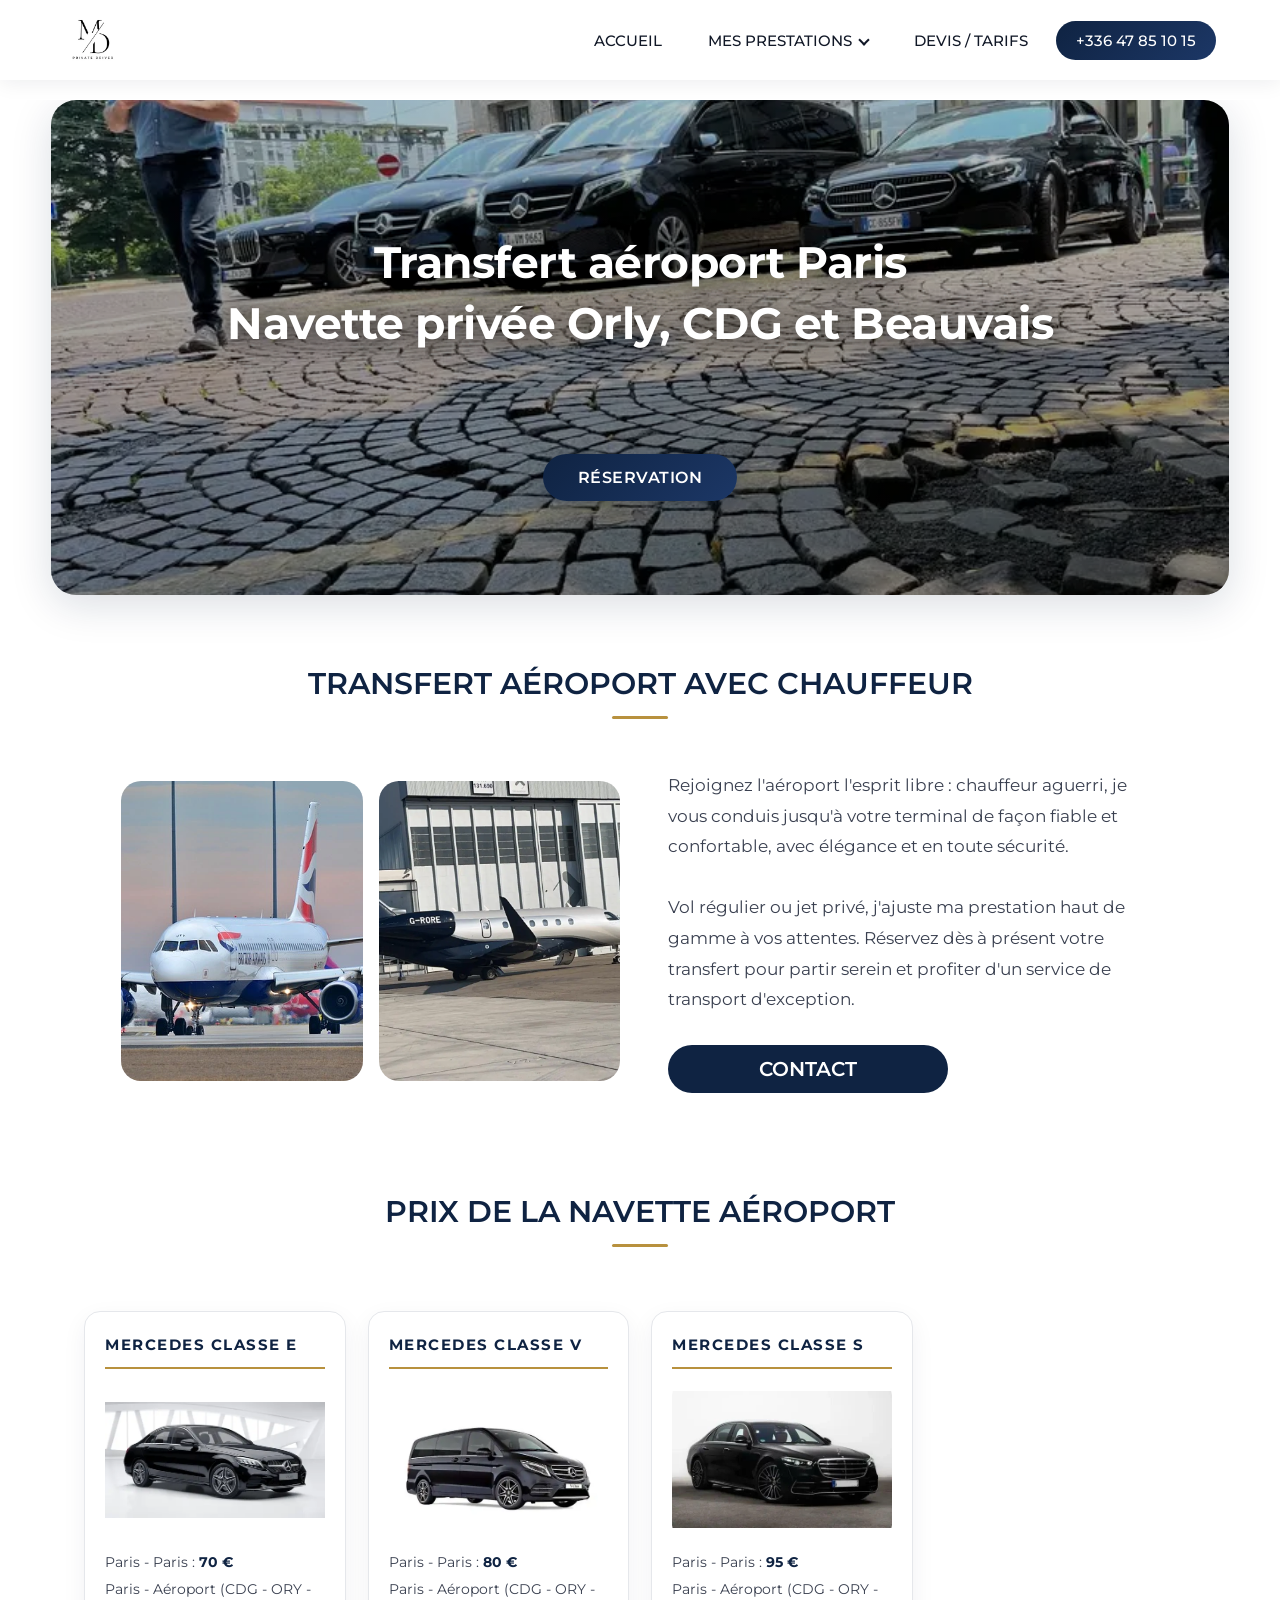
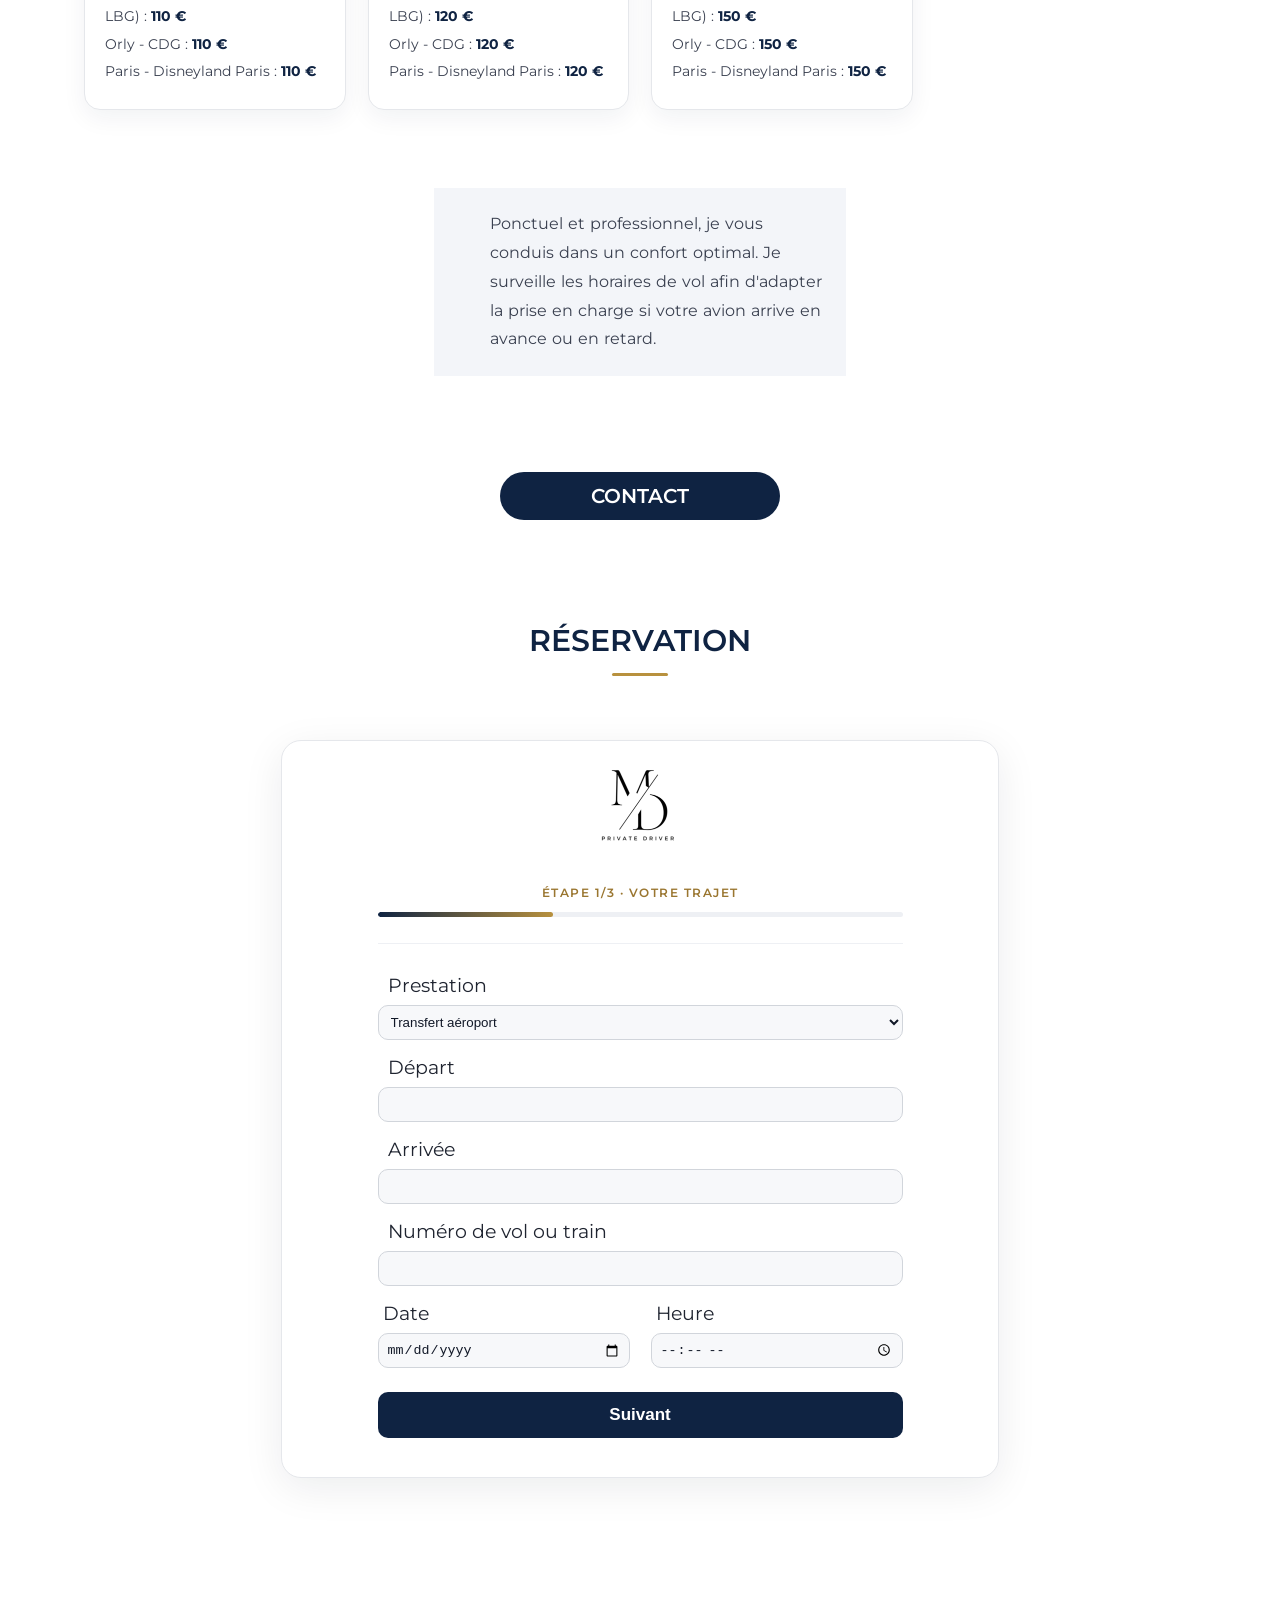
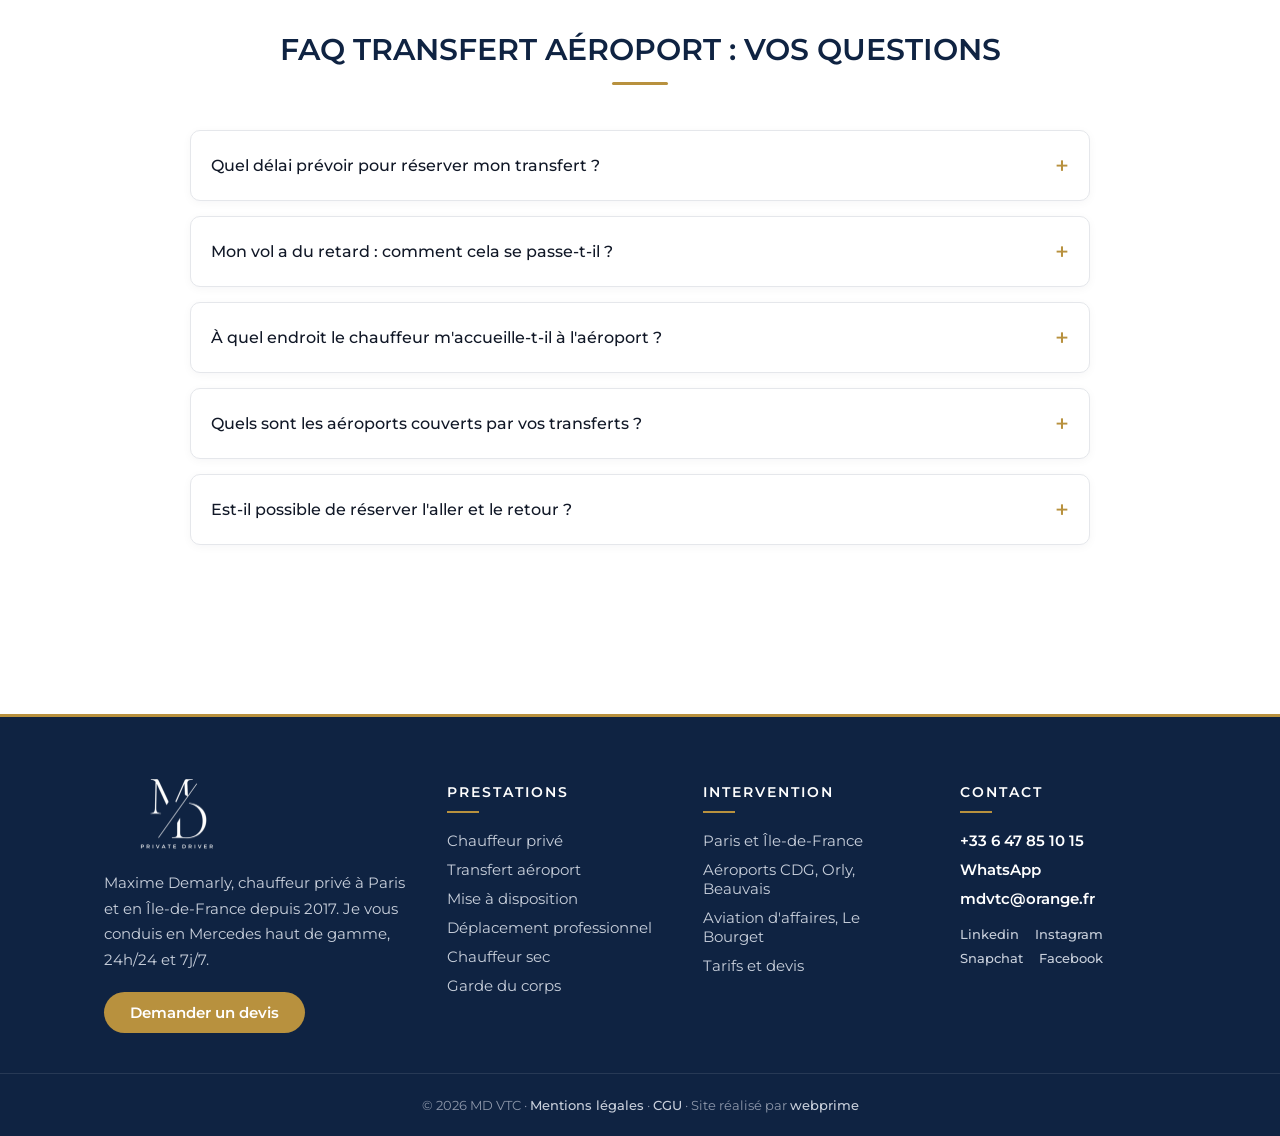
<file: transfert-aeroport.html>
<!DOCTYPE html>
<html lang="fr">

<head>
    <meta charset="utf-8">
    <meta name="viewport" content="width=device-width, initial-scale=1" />
    <meta name="robots" content="index, follow">
    <link rel="canonical" href="https://mdvtc-paris.com/transfert-aeroport.html" />
    <meta name="description"
        content="Chauffeur privé pour rejoindre Orly, Roissy CDG ou Beauvais : trajet ponctuel et confortable, prix competitifs. Réservez votre navette aéroport en ligne.">
    <link href="style.css" rel="stylesheet">
    <title>Transfert aéroport Paris - Navette privée Orly, CDG et Beauvais</title>
    <link rel="icon" type="image/x-icon" href="./favicon.ico">
    <link rel="apple-touch-icon" type="image/png" sizes="96x96" href="./logo/apple-icon-96x96.png">
    <link rel="icon" type="image/png" sizes="32x32" href="./logo/android-icon-32x32.png">
    <meta name="msapplication-TileColor" content="#ffffff">
    <meta name="msapplication-TileImage" content="./logo/ms-icon-32x32.png">
    <meta name="msapplication-TileImage" content="./logo/ms-icon-96x96.png">
    <meta name="theme-color" content="#ffffff">
    <script type="application/ld+json">
    {
    "@context": "https://schema.org",
    "@type": "LimousineService",
    "name": "MD VTC",
    "description": "Chauffeur privé pour rejoindre Orly, Roissy CDG ou Beauvais : trajet ponctuel et confortable, prix competitifs. Réservez votre navette aéroport en ligne.",
    "url": "https://mdvtc-paris.com/transfert-aeroport.html",
    "telephone": "+33647851015",
    "address": {
        "@type": "PostalAddress",
        "addressLocality": "Paris",
        "addressRegion": "Île-de-France",
        "addressCountry": "FR"
    },
    "image": [
        "https://mdvtc-paris.com/aeroport-orly.webp",
        "https://mdvtc-paris.com/avion-prive.webp"
    ],
    "hasOfferCatalog": {
        "@type": "OfferCatalog",
        "name": "Mes services aéroport",
        "itemListElement": [
            {
                "@type": "Offer",
                "itemOffered": {
                    "@type": "Service",
                    "name": "transfert aéroport",
                    "url": "https://mdvtc-paris.com/transfert-aeroport.html"
                }
            },
            {
                "@type": "Offer",
                "itemOffered": {
                    "@type": "Service",
                    "name": "navette aéroport",
                    "url": "https://mdvtc-paris.com/transfert-aeroport.html"
                }
            },
            {
                "@type": "Offer",
                "itemOffered": {
                    "@type": "Service",
                    "name": "transferts aéroports",
                    "url": "https://mdvtc-paris.com/transfert-aeroport.html"
                }
            },
            {
                "@type": "Offer",
                "itemOffered": {
                    "@type": "Service",
                    "name": "chauffeur aéroport",
                    "url": "https://mdvtc-paris.com/transfert-aeroport.html"
                }
            },
            {
                "@type": "Offer",
                "itemOffered": {
                    "@type": "Service",
                    "name": "transport aéroport",
                    "url": "https://mdvtc-paris.com/transfert-aeroport.html"
                }
            },
            {
                "@type": "Offer",
                "itemOffered": {
                    "@type": "Service",
                    "name": "transport navette aéroport",
                    "url": "https://mdvtc-paris.com/transfert-aeroport.html"
                }
            },
            {
                "@type": "Offer",
                "itemOffered": {
                    "@type": "Service",
                    "name": "aéroport Orly",
                    "url": "https://mdvtc-paris.com/transfert-aeroport.html"
                }
            },
            {
                "@type": "Offer",
                "itemOffered": {
                    "@type": "Service",
                    "name": "aéroport cdg",
                    "url": "https://mdvtc-paris.com/transfert-aeroport.html"
                }
            },
            {
                "@type": "Offer",
                "itemOffered": {
                    "@type": "Service",
                    "name": "navette paris beauvais",
                    "url": "https://mdvtc-paris.com/transfert-aeroport.html"
                }
            },
            {
                "@type": "Offer",
                "itemOffered": {
                    "@type": "Service",
                    "name": "paris beauvais navette",
                    "url": "https://mdvtc-paris.com/transfert-aeroport.html"
                }
            }
        ]
    },

    "areaServed": {
        "@type": "AdministrativeArea",
        "name": "Île-de-France"
    }
    }
    </script>

    <script type="application/ld+json">
    {
        "@context": "https://schema.org",
        "@type": "FAQPage",
        "mainEntity": [
            {
                "@type": "Question",
                "name": "Quel délai prévoir pour réserver mon transfert ?",
                "acceptedAnswer": {
                    "@type": "Answer",
                    "text": "Pour être certain d'avoir un véhicule disponible, mieux vaut réserver 24 heures à l'avance au minimum. Les demandes de dernière minute restent possibles selon mes disponibilités : en cas d'urgence, appelez-moi directement."
                }
            },
            {
                "@type": "Question",
                "name": "Mon vol a du retard : comment cela se passe-t-il ?",
                "acceptedAnswer": {
                    "@type": "Answer",
                    "text": "Les horaires de votre vol sont surveillés en direct. Si l'avion arrive plus tard, le chauffeur décale simplement son heure de prise en charge, sans aucun supplément. L'attente reste gratuite durant les 20 minutes qui suivent l'atterrissage."
                }
            },
            {
                "@type": "Question",
                "name": "À quel endroit le chauffeur m'accueille-t-il à l'aéroport ?",
                "acceptedAnswer": {
                    "@type": "Answer",
                    "text": "Le chauffeur se tient dans le hall d'arrivée, muni d'une pancarte portant votre nom. Sitôt l'avion posé, il vous appelle pour vous orienter jusqu'au lieu de rendez-vous. En cas de vol privé, l'accueil peut se faire directement au pied de l'appareil."
                }
            },
            {
                "@type": "Question",
                "name": "Quels sont les aéroports couverts par vos transferts ?",
                "acceptedAnswer": {
                    "@type": "Answer",
                    "text": "L'ensemble des aéroports de la région parisienne est couvert : Roissy Charles de Gaulle (CDG), Orly (ORY), Beauvais-Tillé, ainsi que Le Bourget (LBG) pour les vols d'aviation privée. Des trajets vers d'autres aéroports français sont aussi possibles."
                }
            },
            {
                "@type": "Question",
                "name": "Est-il possible de réserver l'aller et le retour ?",
                "acceptedAnswer": {
                    "@type": "Answer",
                    "text": "Bien sûr ! Il suffit de le préciser au moment de votre demande, en me donnant les dates et heures de l'aller comme du retour. Je me charge ensuite d'organiser les deux trajets."
                }
            }
        ]
    }
    </script>
    <link href="https://fonts.googleapis.com/css2?family=Montserrat:wght@400;500;700&display=swap" rel="stylesheet">
    <link rel="preload" href="chauffeur-prive-paris.webp" as="image">
</head>

<body>
    <header>
        <nav class="navbar">
            <a href="https://mdvtc-paris.com/" class="logo-link">
                <img src="./logo/mdvtc-light.webp" alt="vtc paris" title="md vtc" class="logo" loading="lazy" decoding="async">
            </a>
            <input type="checkbox" id="nav-toggle" class="nav-toggle">
            <label for="nav-toggle" class="nav-burger">
                <span></span>
                <span></span>
                <span></span>
            </label>
            <ul class="nav-menu">
                <li class="nav-item">
                    <a href="https://mdvtc-paris.com/" title="chauffeur privé paris">ACCUEIL</a>
                </li>
                <li class="nav-item has-dropdown">
                    <input type="checkbox" id="dropdown-toggle" class="dropdown-toggle">
                    <label for="dropdown-toggle" class="dropdown-label">MES PRESTATIONS <span class="arrow"></span></label>
                    <ul class="dropdown">
                        <li><a href="chauffeur-prive-paris-75.html" title="chauffeur privé paris">Chauffeur privé</a></li>
                        <li><a href="transfert-aeroport.html" title="transfert aéroport">Transfert Aéroport</a></li>
                        <li><a href="mise-a-disposition-vtc.html" title="vtc mise à disposition">Mise à Disposition</a></li>
                        <li><a href="deplacements-professionnels.html" title="chauffeur de luxe">Déplacement professionnel</a></li>
                        <li><a href="location-chauffeur-sans-voiture.html" title="chauffeur sec">Chauffeur Sec</a></li>
                        <li><a href="garde-du-corps.html" title="Garde du corps">Garde du corps</a></li>
                    </ul>
                </li>
                <li class="nav-item">
                    <a href="tarif-chauffeur-prive.html" title="prix uber">DEVIS / TARIFS</a>
                </li>
                <li class="nav-item nav-cta">
                    <a href="tel:+33647851015" title="réservation uber">+336 47 85 10 15</a>
                </li>
            </ul>
        </nav>
    </header>
    <main>
        <div class="img-index">
            <img src="chauffeur-prive-paris.webp" alt="transfert aéroport chauffeur privé" class="background-image">
            <h1><i>Transfert aéroport Paris<br>Navette privée Orly, CDG et Beauvais</i></h1>
            <a class="bouton-1" href="tarif-chauffeur-prive.html" title="chauffeur privé">RÉSERVATION</a>
        </div>
        <section>
            <h2>TRANSFERT AÉROPORT AVEC CHAUFFEUR</h2>
            <div class="services-pc">
                <img src="aeroport-orly.webp" alt="navette aéroport beauvais paris" title="transfert aéroport orly"
                    loading="lazy" decoding="async">
                <img src="avion-prive.webp" alt="transfert paris cdg" title="navette privée aéroport paris" loading="lazy"
                    decoding="async">
            </div>
            <div class="services-mob">
                <img src="aeroport-orly.webp" alt="transfert orly paris" title="navette aéroport" loading="lazy"
                    decoding="async">
            </div>
            <div class="services-mob">
                <img src="avion-prive.webp" alt="navette privée cdg paris" title="chauffeur aéroport" loading="lazy"
                    decoding="async">
            </div>
            <div class="texte1">
                <p>
                    Rejoignez l'aéroport l'esprit libre : chauffeur aguerri, je vous conduis jusqu'à votre terminal de façon fiable et confortable, avec élégance et en toute sécurité.
                    <br><br>
                    Vol régulier ou jet privé, j'ajuste ma prestation haut de gamme à vos attentes.
                    Réservez dès à présent votre transfert pour partir serein et profiter d'un service de
                    transport d'exception.
                </p>
            </div>
            <a class="bouton-3" href="tel:+33647851015" title="tarif navette domicile aéroport">CONTACT</a>
        </section>
        <h2>PRIX DE LA NAVETTE AÉROPORT</h2>
        <div class="p-slide">
            <div class="slide">
                <p><strong class="strong-pvtc">MERCEDES CLASSE E</strong>
                    <img src="classe-e-berline.webp" alt="">
                    Paris - Paris : <strong>70 €</strong> <br>
                    Paris - Aéroport (CDG - ORY - LBG) : <strong>110 €</strong> <br>
                    Orly - CDG : <strong>110 €</strong> <br>
                    Paris - Disneyland Paris : <strong>110 €</strong>
                </p>
            </div>
            <div class="slide">
                <p><strong class="strong-pvtc">MERCEDES CLASSE V</strong>
                    <img src="van.webp" alt="">
                    Paris - Paris : <strong>80 €</strong> <br>
                    Paris - Aéroport (CDG - ORY - LBG) : <strong>120 €</strong> <br>
                    Orly - CDG : <strong>120 €</strong> <br>
                    Paris - Disneyland Paris : <strong>120 €</strong>
                </p>
            </div>
            <div class="slide">
                <p><strong class="strong-pvtc">MERCEDES CLASSE S</strong>
                    <img src="mercedes-classe-s.webp" alt="">
                    Paris - Paris : <strong>95 €</strong> <br>
                    Paris - Aéroport (CDG - ORY - LBG) : <strong>150 €</strong> <br>
                    Orly - CDG : <strong>150 €</strong> <br>
                    Paris - Disneyland Paris : <strong>150 €</strong>
                </p>
            </div>
            <p>Ponctuel et professionnel, je vous conduis dans un confort optimal. Je surveille les horaires de vol afin d'adapter la prise en charge si votre avion arrive en avance ou en retard.</p>
        </div>
        <a class="bouton-3" href="tel:+33647851015" title="réserver uber taxi">CONTACT</a>
        <h2>RÉSERVATION</h2>
        <div class="form-container">
            <div class="image-container">
                <img src="./logo/img-form-light.webp" alt="md vtc Chauffeur privé Paris" title="md vtc" loading="lazy" decoding="async">
            </div>
            <form id="contactForm" action="https://webprime.app/webhook/contact/272e326a45cd4bac546192db1418b56149a9d7c18271dc7a4506eafcfe8ab524" method="POST" onsubmit="return sendBoth(event)">
                <div class="hp-wrap">
                    <label for="website">Votre site web :</label>
                    <input type="text" id="website" name="_honey" autocomplete="off">
                </div>

                <div class="form-progress">
                    <div class="form-progress-bar"><span id="formProgressFill"></span></div>
                    <div class="form-progress-label">Étape <span id="formStepNum">1</span>/3 &middot; <span id="formStepName">Votre trajet</span></div>
                </div>

                <div class="form-step" data-name="Votre trajet">
                    <label for="prestation">Prestation</label>
                    <select id="prestation" name="prestation">
                        <option value="Transfert aeroport">Transfert aéroport</option>
                        <option value="Mise a disposition">Mise à disposition</option>
                        <option value="Deplacement pro">Déplacement professionnel</option>
                        <option value="Trajet Prive">Trajet Privé</option>
                        <option value="Chauffeur Sec">Chauffeur Sec</option>
                        <option value="Tourisme">Tourisme</option>
                        <option value="Bodyguard">Bodyguard</option>
                        <option value="Autre">Autre</option>
                    </select>

                    <label for="departure1">Départ</label>
                    <input type="text" id="departure1" name="lieu_depart" required>

                    <label for="arrival1">Arrivée</label>
                    <input type="text" id="arrival1" name="lieu_arrivee" required>

                    <label for="numero">Numéro de vol ou train</label>
                    <input type="text" id="numero" name="numero">

                    <div class="inline-container">
                        <div class="inline-item">
                            <label for="date">Date</label>
                            <input type="date" id="date" name="date" required>
                        </div>
                        <div class="inline-item">
                            <label for="heure">Heure</label>
                            <input type="time" id="heure" name="heure" required>
                        </div>
                    </div>
                </div>

                <div class="form-step" data-name="Passagers &amp; bagages">
                    <div class="inline-container">
                        <div class="inline-item">
                            <label for="passengers">Adultes</label>
                            <select id="passengers" name="passagers">
                                <option value="1">1</option>
                                <option value="2">2</option>
                                <option value="3">3</option>
                                <option value="4">4</option>
                            </select>
                        </div>
                        <div class="inline-item">
                            <label for="children">Enfants</label>
                            <select id="children" name="enfants">
                                <option value="0">0</option>
                                <option value="1">1</option>
                                <option value="2">2</option>
                                <option value="3">3</option>
                            </select>
                        </div>
                    </div>

                    <div class="inline-container">
                        <div class="inline-item">
                            <label for="luggage">Bagages</label>
                            <select id="luggage" name="bagages">
                                <option value="0">0</option>
                                <option value="1">1</option>
                                <option value="2">2</option>
                                <option value="3">3</option>
                            </select>
                        </div>
                        <div class="inline-item">
                            <label for="car-seats">Sièges auto</label>
                            <select id="car-seats" name="sieges_auto">
                                <option value="0">0</option>
                                <option value="1">1</option>
                                <option value="2">2</option>
                                <option value="3">3</option>
                            </select>
                        </div>
                        <div class="inline-item">
                            <label for="rehausseur">Rehausseur</label>
                            <select id="rehausseur" name="rehausseur">
                                <option value="0">0</option>
                                <option value="1">1</option>
                                <option value="2">2</option>
                                <option value="3">3</option>
                            </select>
                        </div>
                    </div>
                </div>

                <div class="form-step" data-name="Vos coordonnées">
                    <label for="name">Nom / Prénom</label>
                    <input type="text" id="name" name="nom" required pattern="[A-Za-zÀ-ÿ' -]{2,60}" title="Indiquez votre nom (lettres uniquement, 2 à 60 caractères)">

                    <label for="tel">Téléphone :</label>
                    <input type="tel" id="tel" name="tel" required pattern="(?:(?:\+|00)33[ .\-]?|0)[1679](?:[ .\-]?\d{2}){4}" maxlength="20" inputmode="tel" title="Numéro français uniquement : 06 12 34 56 78 ou +33 6 12 34 56 78">

                    <label for="email">Email</label>
                    <input type="email" id="email" name="email" required>

                    <label for="comments">Commentaires</label>
                    <textarea id="comments" name="commentaires" rows="4"></textarea>
                </div>

                <div class="form-nav">
                    <button type="button" class="form-prev" id="formPrev">Précédent</button>
                    <button type="button" class="form-next" id="formNext">Suivant</button>
                    <button type="submit" class="form-submit" id="formSubmit">ENVOYER</button>
                </div>
            </form>
            <div class="contact-thanks" style="display:none; padding: 30px 20px; background-color: #e8f5e9; border: 2px solid #2e7d32; border-radius: 8px; text-align: center; margin-top: 20px;">
                <h3 style="color: #2e7d32; margin: 0 0 10px 0;">Merci pour votre demande !</h3>
                <p style="margin: 0; color: #1b5e20; font-size: 1.05em;">Je vous recontacte rapidement.</p>
            </div>
        </div>
    </main>
    <section class="faq-section">
        <h2>FAQ TRANSFERT AÉROPORT : VOS QUESTIONS</h2>
        <div class="faq-item">
            <input type="checkbox" id="faq1">
            <label for="faq1">Quel délai prévoir pour réserver mon transfert ?</label>
            <div class="faq-answer">
                <p>Pour être certain d'avoir un véhicule disponible, mieux vaut réserver 24 heures à l'avance au minimum. Les demandes de dernière minute restent possibles selon mes disponibilités : en cas d'urgence, appelez-moi directement.</p>
            </div>
        </div>
        <div class="faq-item">
            <input type="checkbox" id="faq2">
            <label for="faq2">Mon vol a du retard : comment cela se passe-t-il ?</label>
            <div class="faq-answer">
                <p>Les horaires de votre vol sont surveillés en direct. Si l'avion arrive plus tard, le chauffeur décale simplement son heure de prise en charge, sans aucun supplément. L'attente reste gratuite durant les 20 minutes qui suivent l'atterrissage.</p>
            </div>
        </div>
        <div class="faq-item">
            <input type="checkbox" id="faq3">
            <label for="faq3">À quel endroit le chauffeur m'accueille-t-il à l'aéroport ?</label>
            <div class="faq-answer">
                <p>Le chauffeur se tient dans le hall d'arrivée, muni d'une pancarte portant votre nom. Sitôt l'avion posé, il vous appelle pour vous orienter jusqu'au lieu de rendez-vous. En cas de vol privé, l'accueil peut se faire directement au pied de l'appareil.</p>
            </div>
        </div>
        <div class="faq-item">
            <input type="checkbox" id="faq4">
            <label for="faq4">Quels sont les aéroports couverts par vos transferts ?</label>
            <div class="faq-answer">
                <p>L'ensemble des aéroports de la région parisienne est couvert : Roissy Charles de Gaulle (CDG), Orly (ORY), Beauvais-Tillé, ainsi que Le Bourget (LBG) pour les vols d'aviation privée. Des trajets vers d'autres aéroports français sont aussi possibles.</p>
            </div>
        </div>
        <div class="faq-item">
            <input type="checkbox" id="faq5">
            <label for="faq5">Est-il possible de réserver l'aller et le retour ?</label>
            <div class="faq-answer">
                <p>Bien sûr ! Il suffit de le préciser au moment de votre demande, en me donnant les dates et heures de l'aller comme du retour. Je me charge ensuite d'organiser les deux trajets.</p>
            </div>
        </div>
    </section>
    <footer class="site-footer" id="contactez-nous">
        <div class="footer-grid">
            <div class="footer-col footer-brand">
                <img src="./logo/img-form.webp" alt="MD VTC chauffeur privé Paris" title="md vtc" class="footer-logo" width="150" height="74" loading="lazy" decoding="async">
                <p>Maxime Demarly, chauffeur privé à Paris et en Île-de-France depuis 2017. Je vous conduis en Mercedes haut de gamme, 24h/24 et 7j/7.</p>
                <a class="footer-cta" href="tarif-chauffeur-prive.html" title="devis chauffeur privé">Demander un devis</a>
            </div>
            <div class="footer-col">
                <h4>PRESTATIONS</h4>
                <ul>
                    <li><a href="chauffeur-prive-paris-75.html" title="chauffeur privé paris">Chauffeur privé</a></li>
                    <li><a href="transfert-aeroport.html" title="transfert aéroport">Transfert aéroport</a></li>
                    <li><a href="mise-a-disposition-vtc.html" title="mise à disposition vtc">Mise à disposition</a></li>
                    <li><a href="deplacements-professionnels.html" title="déplacement professionnel">Déplacement professionnel</a></li>
                    <li><a href="location-chauffeur-sans-voiture.html" title="chauffeur sec">Chauffeur sec</a></li>
                    <li><a href="garde-du-corps.html" title="garde du corps">Garde du corps</a></li>
                </ul>
            </div>
            <div class="footer-col">
                <h4>INTERVENTION</h4>
                <ul>
                    <li><a href="chauffeur-prive-paris-75.html" title="chauffeur privé paris">Paris et Île-de-France</a></li>
                    <li><a href="transfert-aeroport.html" title="transfert aéroport">Aéroports CDG, Orly, Beauvais</a></li>
                    <li><a href="transfert-aeroport.html" title="aéroport du bourget">Aviation d'affaires, Le Bourget</a></li>
                    <li><a href="tarif-chauffeur-prive.html" title="tarif chauffeur privé">Tarifs et devis</a></li>
                </ul>
            </div>
            <div class="footer-col">
                <h4>CONTACT</h4>
                <ul class="footer-contact">
                    <li><a href="tel:+33647851015" title="tel">+33 6 47 85 10 15</a></li>
                    <li><a href="https://wa.me/message/5R6MVEKULLH3N1" target="_blank" title="WhatsApp">WhatsApp</a></li>
                    <li><a href="mailto:mdvtc@orange.fr" title="email">mdvtc@orange.fr</a></li>
                </ul>
                <div class="footer-social">
                    <a href="https://fr.linkedin.com/" target="_blank" title="linkedin md vtc">Linkedin</a>
                    <a href="https://www.instagram.com/" target="_blank" title="instagram md vtc">Instagram</a>
                    <a href="https://www.snapchat.com/" target="_blank" title="snapchat md vtc">Snapchat</a>
                    <a href="https://www.facebook.com/" target="_blank" title="facebook md vtc">Facebook</a>
                </div>
            </div>
        </div>
        <div class="footer-bottom">
            <p>&copy; 2026 MD VTC &middot; <a href="mentions-legales.html">Mentions légales</a> &middot; <a href="cgu.html">CGU</a> &middot; Site réalisé par <a href="https://kazeko-fight.com/" target="_blank">webprime</a></p>
        </div>
        <div class="whats-icon"><a href="https://wa.me/message/5R6MVEKULLH3N1" title="réservation vtc"
                target="_blank"><img src="numero-vtc.webp" alt="contact"></a>
        </div>
    </footer>
    <script>
        const list = document.querySelectorAll('.list');
        function activeLink() {
            list.forEach((item) =>
                item.classList.remove('active'));
            this.classList.add('active');
        }
        list.forEach((item) =>
            item.addEventListener('mouseover', activeLink));
    </script>
    <script>
        document.querySelectorAll('.nav-menu a').forEach(function(link) {
            link.addEventListener('click', function() {
                document.getElementById('nav-toggle').checked = false;
            });
        });
    </script>
    <script>
        document.addEventListener('DOMContentLoaded', function () {
            var observerOptions = {
                root: null,
                rootMargin: '0px',
                threshold: 0.5
            };
            function observeStep(entry, observer) {
                entry.target.classList.add('slide-in-done');
                observer.unobserve(entry.target);
            }
            function createObserver(element) {
                var observer = new IntersectionObserver(function (entries) {
                    entries.forEach(function (entry) {
                        if (entry.isIntersecting) {
                            observeStep(entry, observer);
                        }
                    });
                }, observerOptions);
                observer.observe(element);
            }
            var elements = document.querySelectorAll('.slide');
            elements.forEach(function (element) {
                createObserver(element);
            });
        });
    </script>
        <script>
    function sendBoth(e) {
        e.preventDefault();
        var form = e.target;
        var btn = form.querySelector('button[type="submit"]');
        var honeyField = form.querySelector('[name="_honey"]');
        if (honeyField && honeyField.value) return false;
        btn.textContent = 'Envoi en cours...';
        btn.disabled = true;
                var nom = (form.querySelector('[name="nom"]') || {}).value || '';
        var tel = (form.querySelector('[name="tel"]') || {}).value || '';
        var email = (form.querySelector('[name="email"]') || {}).value || '';
        var prestation = (form.querySelector('[name="prestation"]') || {}).value || '';
        var depart = (form.querySelector('[name="lieu_depart"]') || {}).value || '';
        var arrivee = (form.querySelector('[name="lieu_arrivee"]') || {}).value || '';
        var numero = (form.querySelector('[name="numero"]') || {}).value || '';
        var date = (form.querySelector('[name="date"]') || {}).value || '';
        var heure = (form.querySelector('[name="heure"]') || {}).value || '';
        var passagers = (form.querySelector('[name="passagers"]') || {}).value || '';
        var enfants = (form.querySelector('[name="enfants"]') || {}).value || '';
        var bagages = (form.querySelector('[name="bagages"]') || {}).value || '';
        var sieges = (form.querySelector('[name="sieges_auto"]') || {}).value || '';
        var rehausseur = (form.querySelector('[name="rehausseur"]') || {}).value || '';
        var commentaires = (form.querySelector('[name="commentaires"]') || {}).value || '';
        var webhookData = new FormData();
        webhookData.append('name', nom);
        webhookData.append('email', email);
        webhookData.append('tel', tel);
        webhookData.append('service', prestation);
        var msg = 'Prestation : ' + prestation
            + '\nDepart : ' + depart
            + '\nArrivee : ' + arrivee
            + '\nNumero de vol/train : ' + numero
            + '\nDate : ' + date + ' a ' + heure
            + '\nPassagers : ' + passagers + ' adulte(s), ' + enfants + ' enfant(s)'
            + '\nBagages : ' + bagages + ' | Sieges auto : ' + sieges + ' | Rehausseur : ' + rehausseur
            + '\n\nCommentaires : ' + commentaires;
        webhookData.append('message', msg);
        var p1 = fetch('https://webprime.app/webhook/contact/272e326a45cd4bac546192db1418b56149a9d7c18271dc7a4506eafcfe8ab524', {
            method: 'POST',
            body: webhookData,
            keepalive: true
        }).catch(function() {});
        var shown = false;
        var showThanks = function() {
            if (shown) return;
            shown = true;
            form.style.display = 'none';
            var thanks = form.nextElementSibling;
            while (thanks && !(thanks.classList && thanks.classList.contains('contact-thanks'))) {
                thanks = thanks.nextElementSibling;
            }
            if (thanks) thanks.style.display = 'block';
        };
        Promise.allSettled([p1]).then(showThanks);
        setTimeout(showThanks, 3000);
        return false;
    }
    </script>
    <nav class="bottom-nav">
        <a href="https://mdvtc-paris.com/" class="bottom-nav-item" title="Accueil chauffeur privé Paris">
            <span class="bottom-nav-icon"><svg viewBox="0 0 24 24"><path d="M3 11l9-8 9 8"/><path d="M5 10v10h14V10"/></svg></span>
            <span class="bottom-nav-label">Accueil</span>
        </a>
        <a href="https://mdvtc-paris.com/#services" class="bottom-nav-item" title="Mes prestations VTC">
            <span class="bottom-nav-icon"><svg viewBox="0 0 24 24"><path d="M4 12l1.8-4.5c.3-.6.9-1 1.6-1h9.2c.7 0 1.3.4 1.6 1L20 12v5h-2.5v-2h-11v2H4z"/><circle cx="7.5" cy="14.5" r="1.5"/><circle cx="16.5" cy="14.5" r="1.5"/></svg></span>
            <span class="bottom-nav-label">Services</span>
        </a>
        <a href="tarif-chauffeur-prive.html" class="bottom-nav-item" title="Devis et tarifs chauffeur privé">
            <span class="bottom-nav-icon"><svg viewBox="0 0 24 24"><path d="M6 3h12v18l-3-2-3 2-3-2-3 2z"/><path d="M9 8h6M9 12h6"/></svg></span>
            <span class="bottom-nav-label">Tarifs</span>
        </a>
        <a href="tel:+33647851015" class="bottom-nav-item bottom-nav-call" title="Appeler MD VTC">
            <span class="bottom-nav-icon"><svg viewBox="0 0 24 24"><path d="M6.6 10.8c1.4 2.8 3.8 5.1 6.6 6.6l2.2-2.2c.3-.3.7-.4 1-.2 1.1.4 2.3.6 3.5.6.6 0 1 .4 1 1V20c0 .6-.4 1-1 1C10.6 21 3 13.4 3 4c0-.6.4-1 1-1h3.5c.6 0 1 .4 1 1 0 1.2.2 2.4.6 3.5.1.4 0 .8-.3 1z"/></svg></span>
            <span class="bottom-nav-label">Appeler</span>
        </a>
        <a href="https://wa.me/message/5R6MVEKULLH3N1" target="_blank" class="bottom-nav-item bottom-nav-whatsapp" title="Réservation WhatsApp VTC">
            <span class="bottom-nav-icon"><svg viewBox="0 0 24 24"><path d="M17.472 14.382c-.297-.149-1.758-.867-2.03-.967-.273-.099-.471-.148-.67.15-.197.297-.767.966-.94 1.164-.173.199-.347.223-.644.075-.297-.15-1.255-.463-2.39-1.475-.883-.788-1.48-1.761-1.653-2.059-.173-.297-.018-.458.13-.606.134-.133.298-.347.446-.52.149-.174.198-.298.298-.497.099-.198.05-.371-.025-.52-.075-.149-.669-1.612-.916-2.207-.242-.579-.487-.5-.669-.51-.173-.008-.371-.01-.57-.01-.198 0-.52.074-.792.372-.272.297-1.04 1.016-1.04 2.479 0 1.462 1.065 2.875 1.213 3.074.149.198 2.096 3.2 5.077 4.487.709.306 1.262.489 1.694.625.712.227 1.36.195 1.871.118.571-.085 1.758-.719 2.006-1.413.248-.694.248-1.289.173-1.413-.074-.124-.272-.198-.57-.347m-5.421 7.403h-.004a9.87 9.87 0 01-5.031-1.378l-.361-.214-3.741.982.998-3.648-.235-.374a9.86 9.86 0 01-1.51-5.26c.001-5.45 4.436-9.884 9.888-9.884 2.64 0 5.122 1.03 6.988 2.898a9.825 9.825 0 012.893 6.994c-.003 5.45-4.437 9.884-9.885 9.884z"/></svg></span>
            <span class="bottom-nav-label">WhatsApp</span>
        </a>
    </nav>
    <script>
    (function(){
        var form = document.getElementById('contactForm');
        if(!form) return;
        var steps = [].slice.call(form.querySelectorAll('.form-step'));
        if(steps.length < 2) return;
        var prev = form.querySelector('#formPrev'),
            next = form.querySelector('#formNext'),
            submit = form.querySelector('#formSubmit'),
            fill = form.querySelector('#formProgressFill'),
            snum = form.querySelector('#formStepNum'),
            sname = form.querySelector('#formStepName');
        var cur = 0;
        function show(i){
            cur = i;
            steps.forEach(function(s, idx){
                if(idx === i){ s.removeAttribute('hidden'); }
                else { s.setAttribute('hidden',''); }
            });
            if(prev) prev.style.display = i === 0 ? 'none' : 'inline-flex';
            if(next) next.style.display = i === steps.length - 1 ? 'none' : 'inline-flex';
            if(submit) submit.style.display = i === steps.length - 1 ? 'inline-flex' : 'none';
            if(fill) fill.style.width = ((i + 1) / steps.length * 100) + '%';
            if(snum) snum.textContent = i + 1;
            if(sname) sname.textContent = steps[i].getAttribute('data-name');
        }
        function valid(i){
            var f = steps[i].querySelectorAll('input, select, textarea');
            for(var j = 0; j < f.length; j++){
                if(!f[j].checkValidity()){ f[j].reportValidity(); return false; }
            }
            return true;
        }
        if(next) next.addEventListener('click', function(){ if(valid(cur)) show(Math.min(cur + 1, steps.length - 1)); });
        if(prev) prev.addEventListener('click', function(){ show(Math.max(cur - 1, 0)); });
        show(0);
    })();
    </script>
</body>

</html>
</file>
<file: style.css>
html{overflow-x:hidden}
body{margin:0;padding:0;font-family:'Montserrat',sans-serif;background-color:#fff;color:#1f2430;margin-top:100px;overflow-x:hidden}
h4{font-size:20px;margin-left:4%;margin-bottom:3%;margin-right:3%}
a{text-decoration:none;font-weight:600;color:#0f2342}
.texte1 a{color:#0f2342}
p{color:#3a4050}
strong{color:#0f2342}
h1,h2{text-align:center;font-weight:600}
h1{font-size:40px;line-height:1.4;margin:5% 3%;color:#111827;}
p{font-size:18px;margin:5%;text-align:center;background-color:transparent;padding:2%}
.texte1,.p-slide{line-height:1.8}
h2{color:#0f2342;margin:7% 3% 5%;font-size:30px;}
h3{text-align:center;font-weight:350;color:#3a4050;font-size:17px;margin-top:3%}
.navbar{display:flex;justify-content:space-between;align-items:center;position:fixed;top:0;left:0;right:0;z-index:1000;height:80px;padding:0 5%;background:rgba(255,255,255,0.95);box-shadow:0 2px 20px rgba(17,24,39,0.08);backdrop-filter:blur(10px);-webkit-backdrop-filter:blur(10px)}
.logo{height:60px;width:auto;transition:transform 0.3s ease}
.logo:hover{transform:scale(1.05)}
.nav-toggle,.dropdown-toggle{display:none}
.nav-burger{display:none;position:relative;width:28px;height:20px;cursor:pointer;z-index:1001}
.nav-burger span{display:block;position:absolute;left:0;width:100%;height:3px;background:#111827;border-radius:3px;transition:all 0.3s ease}
.nav-burger span:nth-child(1){top:0}
.nav-burger span:nth-child(2){top:50%;transform:translateY(-50%)}
.nav-burger span:nth-child(3){bottom:0}
.nav-menu{display:flex;align-items:center;gap:10px;list-style:none;margin:0;padding:0}
.nav-item{position:relative}
.nav-item a,.dropdown-label{color:#111827;text-decoration:none;font-size:0.95rem;font-weight:500;padding:10px 18px;border-radius:8px;transition:all 0.3s ease;cursor:pointer;display:block}
.nav-item a:hover,.dropdown-label:hover{background:rgba(184,145,62,0.13);color:#0f2342}
.nav-cta a{background:linear-gradient(135deg,#0f2342 0%,#1c3766 100%);color:#fff !important;border-radius:25px;padding:10px 20px}
.nav-cta a:hover{background:linear-gradient(135deg,#c29b4a 0%,#9a7630 100%);transform:translateY(-2px);box-shadow:0 4px 15px rgba(15,35,66,0.4)}
.has-dropdown{position:relative}
.dropdown-label{display:flex;align-items:center;gap:8px}
.arrow{border:solid #111827;border-width:0 2px 2px 0;padding:3px;transform:rotate(45deg);transition:transform 0.3s ease}
.dropdown-toggle:checked~.dropdown-label .arrow{transform:rotate(-135deg)}
.dropdown{position:absolute;top:100%;left:0;min-width:220px;background:#fff;backdrop-filter:blur(10px);border-radius:12px;padding:10px 0;list-style:none;opacity:0;visibility:hidden;transform:translateY(10px);transition:all 0.3s ease;box-shadow:0 10px 40px rgba(17,24,39,0.12);border:1px solid #e5e7eb}
.has-dropdown:hover .dropdown{opacity:1;visibility:visible;transform:translateY(5px)}
.dropdown li a{padding:12px 20px;font-size:0.9rem;font-weight:400;border-radius:0}
.dropdown li a:hover{background:rgba(184,145,62,0.13);padding-left:25px}
.img-index{position:relative;text-align:center;display:flex;flex-direction:column;align-items:center;justify-content:center;margin-left:auto;margin-right:auto;height:clamp(450px, 55vh, 650px);width:92%;max-width:1400px;border-radius:25px;overflow:hidden;box-shadow:0 10px 40px rgba(15,35,66,0.15)}
.background-image{position:absolute;top:0;left:0;width:100%;height:100%;object-fit:cover;z-index:-1;filter:brightness(0.85)}
.img-index::after{content:'';position:absolute;top:0;left:0;width:100%;height:100%;background:linear-gradient(180deg,rgba(0,0,0,0.1) 0%,rgba(0,0,0,0.4) 100%);z-index:0}
.img-index h1{background:transparent;color:#fff;width:auto;max-width:90%;padding:20px 30px;margin-top:auto;z-index:1;font-size:clamp(28px,4vw,44px);font-weight:700;letter-spacing:-0.5px;text-shadow:0 2px 20px rgba(0,0,0,0.6),0 4px 40px rgba(0,0,0,0.4)}
.img-index h1 i{font-style:normal}
.bouton-1{z-index:1;background:linear-gradient(135deg,#0f2342 0%,#1c3766 100%);color:#fff;padding:14px 35px;border-radius:30px;text-decoration:none;margin-top:20px;margin-bottom:8%;transition:all 0.3s ease;font-size:16px;font-weight:600;letter-spacing:0.5px;box-shadow:0 4px 15px rgba(15,35,66,0.4)}
.bouton-1:hover{background:linear-gradient(135deg,#c29b4a 0%,#9a7630 100%);transform:translateY(-2px);box-shadow:0 6px 20px rgba(15,35,66,0.5)}
.form-container{display:flex;flex-direction:column;align-items:center;padding:8px;padding-top:20px;margin:0;margin-top:3%;margin-left:auto;margin-right:auto;width:clamp(400px, 55%, 700px);box-shadow:0 10px 40px rgba(17,24,39,0.08);border:1px solid #e5e7eb;color:#1f2430;background-color:#fff;z-index:1;border-radius:20px}
.form-container h2{color:#0f2342}
form{width:75%}
.form-container label{display:block;margin-bottom:8px;font-size:19px;margin-left:2%;text-align:left;color:#1f2430}
textarea{width:94%;padding:8px;margin-bottom:15px;border:1px solid #d1d5db;background-color:#f7f8fa;border-radius:4px}
.form-container input,.form-container select{width:100%;height:35px;padding:8px;margin-bottom:16px;box-sizing:border-box;border-radius:10px;border:1px solid #d1d5db;background-color:#f7f8fa;color:#111827}
.form-container button{display:flex;justify-content:center;background-color:#0f2342;color:#ffff;padding:10px 40px;font-size:18px;margin:2% auto 6%;border:none;border-radius:10px;cursor:pointer;transition:background-color 0.3s ease}
.form-container button:hover{background-color:#b8913e}
#passengers{font-size:15px}
.image-container{display:flex;justify-content:center;align-items:center;padding:1%;margin-left:auto;margin-right:auto;margin-bottom:4%;border-radius:20px}
.image-container img{width:clamp(150px, 30%, 250px);height:auto;border-radius:20px}
.inline-container{display:flex;justify-content:space-between;flex-wrap:wrap;gap:10px;width:100%}
.inline-item{display:flex;flex-direction:column;width:48%}
.inline-container:has(.inline-item:nth-child(3)) .inline-item{width:31%}
.service-prive img{width:70%;height:280px;margin-bottom:5%;object-fit:cover;border-radius:20px}
.service-prive{margin-top:5%;margin-bottom:5%;display:flex;justify-content:center}
.services-pc{display:flex;justify-content:center;margin-top:5%;margin-bottom:5%;gap:10%}
.services-pc img{width:30%;height:240px;border-radius:20px;object-fit:cover}
.gaga{display:flex;justify-content:center;align-items:center;width:100%;gap:2%;margin-top:2%}
.gaga img{width:30%;height:300px;object-fit:cover;border-radius:20px}
.img-presta{margin-bottom:10%;width:85%;display:block;margin-left:auto;margin-right:auto}
.nos-vehicules-pc{display:flex;justify-content:center;width:clamp(500px, 70%, 900px);margin-left:auto;margin-right:auto;gap:5%}
.nos-vehicules-pc img{width:100%;margin-top:0;margin-bottom:5%;border-radius:20px;object-fit:cover}
.bouton-3{display:flex;justify-content:center;align-items:center;background-color:#0f2342;color:#fff;font-size:20px;padding:12px 40px;margin:2% auto 8%;text-decoration:none;border-radius:25px;width:fit-content;min-width:200px;transition:background-color 0.3s ease}
.bouton-3:hover{background-color:#b8913e}
.p-slide p{font-size:16px;text-align:left;background-color:#f3f5f9;width:30%;margin-left:auto;margin-right:auto;word-spacing:1px;padding-left:5%}
.p-slide img{display:flex;justify-content:center;width:50%;margin:7% auto}
.avantages-taxi-mob,.whats-icon,.nos-vehicules,.presta1-mob,.services-mob,.photo-id{display:none}

.hp-wrap {
    position: absolute !important;
    left: -9999px !important;
    top: -9999px !important;
    height: 0;
    width: 0;
    overflow: hidden;
    opacity: 0;
    pointer-events: none;
}

@media screen and (min-width:1400px) {
.img-index{max-width:1600px}
.form-container{width:clamp(500px, 45%, 650px)}
.services-pc img{width:25%;height:280px}
.services-pc{gap:8%}
.nos-vehicules-pc{width:clamp(600px, 60%, 800px)}
p{max-width:1200px;margin-left:auto;margin-right:auto}
.texte1 p{font-size:19px}
}

@media screen and (min-width:768px) and (max-width:1024px) {
body{margin-top:90px}
h1{font-size:32px}
h2{font-size:26px;margin:5% 3% 4%}
.navbar{height:70px}
.nav-menu{position:absolute;top:70px}
.logo{max-height:70px;min-height:70px;margin-left:5%}
.img-index{height:clamp(350px, 45vh, 500px);width:95%;border-radius:20px}
.img-index h1{max-width:92%;padding:15px 25px;font-size:clamp(22px,3.5vw,28px)}
.form-container{width:75%}
form{width:80%}
.service-prive img{width:85%;height:220px}
.services-pc{gap:5%}
.services-pc img{width:40%;height:200px}
.nos-vehicules-pc{width:85%}
.bouton-3{padding:10px 30px;font-size:18px}
.p-slide p{width:60%}
.p-slide img{width:55%}
.gaga img{height:200px}
.image-container img{width:35%}
}

@media screen and (max-width:767.98px) {
body{margin-top:70px}
h1,h2{text-align:center;font-weight:500}
h1{font-size:25px;margin-bottom:5%;margin-top:5%}
h2{margin:15% 4% 7%;font-size:23px}
h3{font-size:18px}
h4{font-size:19px;margin-left:3%;margin-bottom:5%;margin-right:3%}
p{font-size:19px;margin:5%;text-align:center;padding:2%;word-spacing:4px}
.texte1,.p-slide,p{line-height:1.5}
.navbar{height:70px;padding:0 15px}
.logo{height:50px}
.nav-burger{display:flex}
.nav-menu{position:fixed;top:70px;left:0;right:0;flex-direction:column;align-items:stretch;background:#fff;box-shadow:0 10px 30px rgba(17,24,39,0.12);padding:0 20px;gap:0;max-height:0;overflow:hidden;transition:max-height 0.4s ease,padding 0.4s ease}
.nav-toggle:checked~.nav-menu{max-height:100vh;padding:20px}
.nav-toggle:checked~.nav-burger span:nth-child(1){top:50%;transform:translateY(-50%) rotate(45deg)}
.nav-toggle:checked~.nav-burger span:nth-child(2){opacity:0}
.nav-toggle:checked~.nav-burger span:nth-child(3){bottom:auto;top:50%;transform:translateY(-50%) rotate(-45deg)}
.nav-item{width:100%;border-bottom:1px solid #eef0f4}
.nav-item a,.dropdown-label{padding:15px 10px;font-size:1rem;border-radius:0}
.nav-cta{border-bottom:none;margin-top:10px;display:flex;justify-content:center}
.nav-cta a{display:inline-block;width:auto;text-align:center;border-radius:25px;padding:10px 20px}
.has-dropdown:hover .dropdown{opacity:1;visibility:visible;transform:none;max-height:0;padding:0}
.dropdown{position:static;opacity:1;visibility:visible;transform:none;max-height:0;overflow:hidden;padding:0;background:#f7f8fa;border:none;box-shadow:none;border-radius:8px;margin-top:5px}
.dropdown-toggle:checked~.dropdown{max-height:500px;padding:10px 0}
.dropdown li a{padding:12px 20px;font-size:0.9rem;color:#3a4050}
.dropdown li a:hover{padding-left:25px;color:#0f2342}
.img-index{width:95%;height:clamp(300px,40vh,380px);border-radius:15px}
.img-index h1{max-width:95%;padding:12px 18px;font-size:clamp(18px,5vw,24px)}
.bouton-1{padding:10px 25px;font-size:14px;margin-bottom:12%}
.form-container{width:85%;padding:20px 0;margin:10% auto -5%}
form{width:85%}
.inline-container:has(.inline-item:nth-child(3)){flex-direction:column;gap:0}
.inline-container:has(.inline-item:nth-child(3)) .inline-item{width:100%}
.image-container{margin-bottom:12%}
.image-container img{width:45%}
.service-prive img{width:100%;height:180px}
.services-mob{display:flex;justify-content:center;align-items:center;flex-direction:column;margin:5% 0}
.services-mob img{width:80%;height:190px;margin:3% 0;border-radius:20px;object-fit:cover}
.presta1-mob{display:block}
.presta1-mob img{margin-bottom:10%;width:85%;display:block;margin:0 auto 10%}
.avantages-taxi-mob{display:block}
.nos-vehicules{display:flex;justify-content:center;width:80%;margin:0 auto}
.nos-vehicules img{width:100%;border-radius:20px}
.vehi-index{margin-bottom:15%}
.bouton-3{padding:10px 25px;font-size:16px;margin:7% auto 10%}
.p-slide p{font-size:14px;width:80%}
.p-slide img{width:60%}
.whats-icon{display:flex;position:fixed;right:4%;bottom:3%}
.whats-icon img{width:60px;height:61px;border-radius:20px}
.avantages-taxi,.nos-vehicules-pc,.presta1,.presta2,.services-pc{display:none}
}

.faq-section{width:90%;max-width:900px;margin:5% auto;padding:2%}
.faq-section h2{color:#0f2342;text-align:center;margin-bottom:5%}
.faq-item{background-color:#fff;border:1px solid #e5e7eb;box-shadow:0 2px 10px rgba(17,24,39,0.04);border-radius:10px;margin-bottom:15px;overflow:hidden}
.faq-item input[type="checkbox"]{display:none}
.faq-item label{display:flex;justify-content:space-between;align-items:center;padding:20px;cursor:pointer;color:#111827;font-size:16px;font-weight:500;transition:background-color 0.3s}
.faq-item label:hover{background-color:#f7f8fa}
.faq-item label::after{content:'+';font-size:24px;color:#b8913e;transition:transform 0.3s}
.faq-item input[type="checkbox"]:checked + label::after{transform:rotate(45deg)}
.faq-item input[type="checkbox"]:checked + label{background-color:#f7f8fa}
.faq-answer{max-height:0;overflow:hidden;transition:max-height 0.4s ease-out,padding 0.4s ease-out;background-color:#fafbfc}
.faq-item input[type="checkbox"]:checked ~ .faq-answer{max-height:500px;padding:20px}
.faq-answer p{margin:0;color:#3a4050;font-size:15px;line-height:1.7;text-align:left;background-color:transparent;padding:0}
@media screen and (max-width:767.98px){
.faq-section{width:95%;padding:3%}
.faq-item label{font-size:14px;padding:15px}
.faq-answer p{font-size:14px}
}
.bottom-nav{display:none;position:fixed;bottom:10px;left:10px;right:10px;box-sizing:border-box;justify-content:space-around;align-items:center;background:#fff;border-radius:22px;box-shadow:0 -4px 20px rgba(17,24,39,.10),0 0 30px rgba(17,24,39,.08);border:1px solid #e5e7eb;z-index:1000;padding:6px 0}
.bottom-nav-item{display:flex;flex-direction:column;align-items:center;justify-content:center;flex:1;min-width:0;padding:4px 1px;text-decoration:none;color:#111827;transition:transform .3s ease}
.bottom-nav-item:hover,.bottom-nav-item:active{transform:translateY(-2px)}
.bottom-nav-icon{display:flex;align-items:center;justify-content:center;width:40px;height:40px;margin-bottom:3px;background:#f7f2e8;border-radius:50%;box-shadow:0 4px 12px rgba(15,35,66,.15);transition:transform .3s ease}
.bottom-nav-item:hover .bottom-nav-icon{transform:scale(1.08)}
.bottom-nav-icon svg{width:20px;height:20px;stroke:#0f2342;fill:none;stroke-width:2;stroke-linecap:round;stroke-linejoin:round}
.bottom-nav-label{font-size:.56rem;font-weight:600;text-transform:uppercase;letter-spacing:.02em;color:#111827}
.bottom-nav-call .bottom-nav-icon{background:#0f2342}
.bottom-nav-call .bottom-nav-icon svg{stroke:none;fill:#fff}
.bottom-nav-whatsapp .bottom-nav-icon{background:#25D366}
.bottom-nav-whatsapp .bottom-nav-icon svg{stroke:none;fill:#fff}
@media screen and (max-width:767.98px){
.bottom-nav{display:flex}
.whats-icon{display:none}
}
.form-progress{display:flex;flex-direction:column-reverse;gap:12px;width:100%;margin:8px 0 30px;padding-bottom:26px;border-bottom:1px solid #eef0f4}
.form-progress-bar{height:5px;background:#eef0f4;border-radius:10px;overflow:hidden}
.form-progress-bar span{display:block;height:100%;width:33.33%;background:linear-gradient(90deg,#0f2342,#b8913e);border-radius:10px;transition:width .35s ease}
.form-progress-label{margin:0;font-size:12px;letter-spacing:1.5px;text-transform:uppercase;color:#9a7630;font-weight:600;text-align:center}
.form-step{width:100%}
.form-step[hidden]{display:none}
.form-nav{display:flex;gap:12px;width:100%;margin:8px 0 6%}
.form-nav button{flex:1;margin:0;padding:13px 20px;font-size:17px;font-weight:600;border:none;border-radius:10px;cursor:pointer;align-items:center;transition:all .3s ease}
.form-nav .form-prev{display:none;background:transparent;border:1px solid #0f2342;color:#0f2342}
.form-nav .form-next{display:none;background:#0f2342;color:#fff}
.form-nav .form-submit{display:inline-flex;justify-content:center;align-items:center;background:#0f2342;color:#fff}
.form-nav .form-prev:hover{background:rgba(184,145,62,0.13)}
.form-nav .form-next:hover,.form-nav .form-submit:hover{background:#b8913e}
/* Hero accueil : texte a gauche, portrait du chauffeur a droite */
.hero{position:relative;overflow:hidden;background:linear-gradient(135deg,#fff 0%,#f7f2e8 60%,#fff 100%)}
.hero::before{content:'';position:absolute;top:-20%;right:-10%;width:60%;height:120%;background:radial-gradient(circle,rgba(184,145,62,0.16) 0%,transparent 65%);pointer-events:none}
.hero-split{position:relative;z-index:2;display:grid;grid-template-columns:1fr 1fr;align-items:center;gap:60px;max-width:1200px;margin:0 auto;padding:40px 5% 60px;min-height:calc(100vh - 100px);box-sizing:border-box}
.hero-left{animation:heroFadeUp 0.8s ease both}
.hero h1{font-size:clamp(28px,4vw,48px);font-weight:700;color:#111827;line-height:1.15;text-align:left;margin:0 0 24px}
.hero-line{display:block}
.hero-line.blue{color:#b08a3a;font-style:italic}
.hero .hero-text{font-size:18px;color:#4b5263;max-width:520px;line-height:1.8;text-align:left;background:none;margin:0 0 36px;padding:0}
.hero-buttons{display:flex;gap:16px;flex-wrap:wrap;margin-bottom:40px}
.hero-btn{display:inline-flex;align-items:center;justify-content:center;padding:14px 32px;border-radius:30px;font-size:16px;font-weight:600;letter-spacing:0.5px;transition:all 0.3s ease}
.hero-btn-blue{color:#fff;background:linear-gradient(135deg,#0f2342 0%,#1c3766 100%);box-shadow:0 4px 15px rgba(15,35,66,0.4)}
.hero-btn-blue:hover{background:linear-gradient(135deg,#c29b4a 0%,#9a7630 100%);transform:translateY(-2px);box-shadow:0 6px 20px rgba(15,35,66,0.5)}
.hero-btn-outline{color:#111827;border:1px solid #cbd2dd;background:#fff}
.hero-btn-outline:hover{border-color:#0f2342;color:#0f2342;transform:translateY(-2px)}
.hero-trust{display:flex;align-items:center;gap:14px;flex-wrap:wrap}
.hero-trust-stars{color:#c9a24e;font-size:16px;letter-spacing:3px}
.hero-trust-text{font-size:14px;color:#6b7280;letter-spacing:0.5px}
.hero-right{display:flex;flex-direction:column;align-items:center;animation:heroFadeUp 0.8s 0.3s ease both}
.hero-portrait{position:relative;width:100%;max-width:420px;border-radius:16px;overflow:hidden}
.hero-portrait img{display:block;width:100%;height:560px;object-fit:cover;object-position:top center}
.hero-portrait-border{position:absolute;inset:0;border-radius:16px;border:2px solid rgba(184,145,62,0.45);pointer-events:none}
.hero-portrait::after{content:'';position:absolute;bottom:0;left:0;right:0;height:40%;background:linear-gradient(to top,rgba(0,0,0,0.35),transparent);pointer-events:none}
.hero-portrait-badge{position:relative;z-index:3;margin-top:-50px;background:#fff;border:1px solid #e5e7eb;box-shadow:0 10px 30px rgba(17,24,39,0.12);padding:14px 32px;border-radius:12px;text-align:center}
.hero-portrait-name{display:block;font-size:18px;font-weight:600;color:#111827;letter-spacing:0.5px}
.hero-portrait-title{font-size:13px;color:#9a7630;text-transform:uppercase;letter-spacing:2px;font-weight:500}
@keyframes heroFadeUp{from{opacity:0;transform:translateY(30px)}to{opacity:1;transform:translateY(0)}}

@media screen and (max-width:1024px){
.hero-split{gap:40px;min-height:calc(100vh - 90px)}
.hero-portrait img{height:480px}
.hero h1{font-size:clamp(24px,4vw,40px)}
}

/* Mobile : photo en haut pleine largeur, texte en dessous */
@media screen and (max-width:767.98px){
.hero{background:#fff}
.hero::before{display:none}
.hero-split{display:flex;flex-direction:column-reverse;padding:0;gap:0;min-height:auto;text-align:center}
.hero-right{width:100%;height:65vh}
.hero-portrait{max-width:none;height:100%;border-radius:0;background:#fff}
.hero-portrait img{height:100%}
.hero-portrait::after{display:none}
.hero-portrait img{-webkit-mask-image:linear-gradient(to bottom,#000 0%,#000 55%,rgba(0,0,0,0.35) 80%,transparent 94%);mask-image:linear-gradient(to bottom,#000 0%,#000 55%,rgba(0,0,0,0.35) 80%,transparent 94%)}
.hero-portrait-border{display:none}
.hero-portrait-badge{z-index:5;margin-top:-18px;padding:10px 28px;border-radius:50px;white-space:nowrap;box-shadow:0 4px 20px rgba(17,24,39,0.15)}
.hero-portrait-name{font-size:14px}
.hero-portrait-title{font-size:9px;letter-spacing:1.5px}
.hero-left{display:flex;flex-direction:column;align-items:center;padding:35px 24px 40px}
.hero h1{font-size:22px;text-align:center;margin-bottom:20px}
.hero .hero-text{font-size:14px;line-height:1.7;text-align:center;margin:0 auto 28px;word-spacing:normal;color:#4b5263}
.hero-buttons{flex-direction:column;align-items:stretch;gap:12px;width:100%;max-width:300px;margin-bottom:28px}
.hero-btn{padding:15px 24px;font-size:14px}
.hero-trust{justify-content:center;gap:10px}
.hero-trust-text{font-size:11px;color:#6b7280}
}

h2::after{content:'';display:block;width:56px;height:3px;margin:14px auto 0;background:#b8913e;border-radius:2px}

/* Footer */
.site-footer{margin-top:10%;background:#0f2342;color:#c8cfdb;border-top:3px solid #b8913e}
.footer-grid{display:grid;grid-template-columns:1.4fr 1fr 1fr 1fr;gap:40px;max-width:1200px;margin:0 auto;padding:60px 5% 40px;box-sizing:border-box}
.footer-logo{width:150px;height:auto;margin-bottom:16px}
.site-footer p{background:none;color:#c8cfdb;text-align:left;font-size:15px;line-height:1.7;margin:0 0 20px;padding:0}
.site-footer h4{color:#fff;font-size:14px;font-weight:600;letter-spacing:2px;margin:6px 0 18px}
.site-footer h4::after{content:'';display:block;width:32px;height:2px;margin-top:10px;background:#b8913e}
.site-footer ul{list-style:none;margin:0;padding:0}
.site-footer li{margin-bottom:10px}
.site-footer ul a{color:#c8cfdb;font-weight:400;font-size:15px;transition:color .2s ease}
.site-footer ul a:hover,.footer-social a:hover,.footer-bottom a:hover{color:#d4b06a}
.footer-contact a{color:#fff !important;font-weight:600 !important}
.footer-cta{display:inline-block;padding:11px 26px;border-radius:25px;background:#b8913e;color:#fff;font-size:15px;transition:background .2s ease}
.footer-cta:hover{background:#9a7630}
.footer-social{display:flex;flex-wrap:wrap;gap:8px 16px;margin-top:18px}
.footer-social a{color:#c8cfdb;font-size:13px;font-weight:500}
.footer-bottom{border-top:1px solid rgba(255,255,255,0.1);padding:20px 5%}
.footer-bottom p{text-align:center;font-size:13px;color:#8d97aa;margin:0}
.footer-bottom a{color:#c8cfdb;font-weight:500}
@media screen and (max-width:1024px){
.footer-grid{grid-template-columns:1fr 1fr;gap:32px}
}
@media screen and (max-width:767.98px){
.site-footer{margin-top:20%;padding-bottom:100px}
.footer-grid{grid-template-columns:1fr 1fr;gap:28px 20px;padding:44px 20px 28px}
.footer-brand{grid-column:1 / -1;text-align:center}
.footer-brand p{text-align:center}
.site-footer p{font-size:15px;word-spacing:normal}
.footer-col:last-child{grid-column:1 / -1;text-align:center}
.footer-col:last-child h4::after{margin:10px auto 0}
.footer-social{justify-content:center}
.site-footer ul a{font-size:14px}
}

/* Accueil pro : references, cartes services, engagements, flotte, missions */
[id]{scroll-margin-top:100px}
.block{max-width:1200px;margin:0 auto;padding:10px 5% 20px;box-sizing:border-box}
.block-alt{max-width:none;background:#f7f8fa;padding-top:10px;padding-bottom:50px;margin-top:40px}
.block-alt>*{max-width:1100px;margin-left:auto;margin-right:auto}
.block-alt>h2{margin-top:50px}
.section-intro{max-width:720px;margin:-10px auto 36px;padding:0;text-align:center;font-size:17px;color:#4b5263}
.refs{background:#0f2342;padding:26px 5%;text-align:center}
.refs-title{margin:0 0 14px;padding:0;background:none;color:#d4b06a;font-size:13px;letter-spacing:2px;text-transform:uppercase;font-weight:600}
.refs-list{list-style:none;margin:0 auto;padding:0;max-width:1100px;display:flex;flex-wrap:wrap;justify-content:center;gap:10px 30px}
.refs-list li{color:#fff;font-size:15px;font-weight:500;letter-spacing:.5px;opacity:.9}
.cards{display:grid;grid-template-columns:repeat(3,1fr);gap:24px}
.card{display:flex;flex-direction:column;background:#fff;border:1px solid #e5e7eb;border-radius:16px;overflow:hidden;color:inherit;font-weight:400;transition:transform .25s ease,box-shadow .25s ease}
.card:hover{transform:translateY(-4px);box-shadow:0 14px 34px rgba(15,35,66,.12)}
.card img{width:100%;height:190px;object-fit:cover;display:block}
.card-body{padding:20px 22px 22px;display:flex;flex-direction:column;flex:1}
.card-body h3{margin:0 0 10px;text-align:left;font-size:18px;font-weight:600;color:#0f2342}
.card-body p{margin:0 0 16px;padding:0;text-align:left;font-size:15px;line-height:1.6;color:#4b5263;flex:1}
.card-link{font-size:14px;font-weight:600;color:#9a7630}
.card-link::after{content:' \2192'}
.engagements{list-style:none;padding:0;display:grid;grid-template-columns:repeat(3,1fr);gap:18px}
.engagements li{background:#fff;border:1px solid #e5e7eb;border-left:3px solid #b8913e;border-radius:12px;padding:18px 20px}
.engagements strong{display:block;margin-bottom:6px;font-size:16px;color:#0f2342}
.engagements span{font-size:14px;line-height:1.55;color:#4b5263}
.fleet{display:grid;grid-template-columns:repeat(4,1fr);gap:22px}
.fleet-item{text-align:center}
.fleet-item img{width:100%;height:150px;object-fit:cover;border-radius:14px;display:block}
.fleet-item h3{margin:14px 0 4px;font-size:16px;font-weight:600;color:#0f2342}
.fleet-item p{margin:0;padding:0;font-size:14px;color:#9a7630;font-weight:500}
#tarifs .bouton-3{margin:0 auto}
.missions-list{list-style:none;padding:0 0 0 28px;margin:0 auto;max-width:800px;border-left:2px solid #e5d3ac}
.mission-card{position:relative;background:#fff;border:1px solid #e5e7eb;border-radius:14px;padding:18px 22px;margin-bottom:18px}
.mission-card::before{content:'';position:absolute;left:-37px;top:22px;width:14px;height:14px;border-radius:50%;background:#b8913e;border:3px solid #f7f8fa}
.mission-date{font-size:12px;letter-spacing:1.5px;text-transform:uppercase;color:#9a7630;font-weight:600}
.mission-card h3{margin:6px 0 4px;text-align:left;font-size:17px;font-weight:600;color:#0f2342}
.mission-card p{margin:0;padding:0;text-align:left;font-size:15px;line-height:1.6;color:#4b5263}
.mission-card .mission-meta{font-size:13px;color:#6b7280;margin-bottom:8px}
@media screen and (max-width:1024px){
.cards,.engagements{grid-template-columns:repeat(2,1fr)}
.fleet{grid-template-columns:repeat(2,1fr)}
}
@media screen and (max-width:767.98px){
.block{padding:0 18px 10px}
.block-alt{padding-bottom:36px}
.section-intro{font-size:15px;margin:-4px auto 26px;word-spacing:normal}
.refs-list{gap:8px 18px}
.refs-list li{font-size:13px}
.cards,.engagements{grid-template-columns:1fr;gap:16px}
.card img{height:170px}
.fleet{gap:16px}
.fleet-item img{height:110px}
.card-body p,.mission-card p,.fleet-item p{word-spacing:normal}
}
.hero-split{grid-template-columns:1.2fr 1fr}
.hero h1{font-size:clamp(28px,3.4vw,44px)}
.cards{display:flex;flex-wrap:wrap;justify-content:center}
.card{width:calc((100% - 48px) / 3)}
@media screen and (max-width:1024px){.card{width:calc((100% - 24px) / 2)}}
@media screen and (max-width:767.98px){.card{width:100%}.hero h1{font-size:22px}}
.card{box-sizing:border-box}
@media screen and (min-width:1025px){body:has(.hero){margin-top:80px}}
@media screen and (min-width:768px) and (max-width:1024px){body:has(.hero){margin-top:70px}}
.form-simple{padding:34px 0 10px}
.form-simple form{width:86%}
.form-simple textarea{width:100%;box-sizing:border-box;border-radius:10px;padding:10px;font-family:inherit;font-size:15px}
.form-simple label{font-size:16px;font-weight:500}
.form-simple button{width:100%;margin:10px 0 24px;padding:14px;font-size:16px;font-weight:600;letter-spacing:.5px}
@media screen and (max-width:767.98px){.form-simple .inline-container{flex-direction:column;gap:0}.form-simple .inline-item{width:100%}.form-simple form{width:88%}}
@media screen and (max-width:767.98px){.logo{height:56px;transform:scale(1.3);transform-origin:left center}.logo:hover{transform:scale(1.3)}}
/* Sections de prestations en 2 colonnes alternees (ordinateur) */
@media screen and (min-width:1025px){
main>section:has(>.services-pc),main>section:has(>.service-prive){display:grid;grid-template-columns:1fr 1fr;grid-template-areas:"title title" "img text" "img btn";column-gap:56px;max-width:1150px;margin:0 auto;padding:0 5% 30px;align-items:center;box-sizing:border-box}
main>section:has(>.services-pc):nth-of-type(even){grid-template-areas:"title title" "text img" "btn img"}
main>section:has(>.services-pc)>h2,main>section:has(>.service-prive)>h2{grid-area:title}
main>section>.services-pc,main>section>.service-prive{grid-area:img;margin:0;gap:16px}
main>section>.services-pc img{width:50%;height:300px}
main>section>.service-prive img{width:100%;height:320px;margin:0}
main>section:has(>.services-pc)>.texte1,main>section:has(>.service-prive)>.texte1{grid-area:text;align-self:end}
main>section:has(>.services-pc)>.texte1 p,main>section:has(>.service-prive)>.texte1 p{text-align:left;margin:0 0 14px;padding:0;font-size:17px;max-width:none}
main>section:has(>.services-pc)>.bouton-3{grid-area:btn;align-self:start;justify-self:start;margin:16px 0 0}
}

/* Pages de prestations : cartes de prix, textes, sections */
.p-slide{display:grid;grid-template-columns:repeat(auto-fit,minmax(260px,1fr));gap:24px;max-width:1100px;margin:10px auto 40px;padding:0 5%;box-sizing:border-box}
.p-slide .slide{display:flex}
.p-slide .slide p{width:auto;flex:1;margin:0;padding:24px 24px 26px;background:#fff;border:1px solid #e5e7eb;border-radius:16px;box-shadow:0 8px 24px rgba(15,35,66,.06);text-align:left;font-size:15px;line-height:2;word-spacing:normal;color:#3a4050;transition:transform .25s ease,box-shadow .25s ease}
.p-slide .slide p:hover{transform:translateY(-4px);box-shadow:0 14px 34px rgba(15,35,66,.12)}
.p-slide .slide img{display:block;width:100%;height:150px;object-fit:contain;margin:16px 0 14px;border-radius:10px;background:#fff}
.p-slide .slide p strong{color:#0f2342;font-weight:700}
.strong-pvtc{display:block;padding-bottom:12px;border-bottom:2px solid #b8913e;font-size:15px;letter-spacing:1.5px;color:#0f2342 !important;line-height:1.4}
.p-slide>.texte1,.p-slide>p{grid-column:1 / -1}
main>.texte1 p,main>section>.texte1 p,.texte1 p{max-width:820px;margin:0 auto 18px;padding:0}
main>h2,main>section>h2{margin-top:70px}
@media screen and (max-width:767.98px){
.p-slide{grid-template-columns:1fr;padding:0 18px;gap:16px}
.p-slide .slide p{padding:20px;font-size:15px}
.p-slide .slide img{height:130px}
main>h2,main>section>h2{margin-top:50px}
main>.texte1 p,main>section>.texte1 p,.texte1 p{margin:0 20px 16px;font-size:16px;line-height:1.65;word-spacing:normal}
}
@media screen and (min-width:1025px){.p-slide{max-width:1240px;gap:22px}.p-slide .slide p{padding:22px 22px 24px;font-size:14.5px;line-height:1.95}}
.p-slide .slide p strong{white-space:nowrap}@media screen and (min-width:1025px){.p-slide .slide p{font-size:14px;padding:22px 20px 24px}}
/* Hero mobile en bleu nuit (la photo se fond dans le bleu au lieu du blanc) */
@media screen and (max-width:767.98px){
.hero{background:#0f2342}
.hero-portrait{background:transparent}
.hero h1{color:#fff}
.hero-line.blue{color:#d4b06a}
.hero .hero-text{color:rgba(255,255,255,.82)}
.hero-btn-blue{background:linear-gradient(135deg,#c29b4a 0%,#9a7630 100%);color:#fff;box-shadow:0 4px 15px rgba(0,0,0,.25)}
.hero-btn-outline{background:transparent;color:#fff;border-color:rgba(255,255,255,.45)}
.hero-trust-text{color:rgba(255,255,255,.65)}
.hero-portrait-badge{box-shadow:0 6px 24px rgba(0,0,0,.35)}
.refs{margin-top:-2px;position:relative;z-index:1}
.hero{box-shadow:0 2px 0 #0f2342}
}
@media screen and (max-width:767.98px){.site-footer{padding-bottom:84px}.footer-bottom{padding:16px 5% 10px}}
@media screen and (min-width:768px) and (max-width:1024px){.navbar{padding:0 3%}.nav-menu{position:static;top:auto;gap:2px}.nav-item a,.dropdown-label{padding:8px 10px;font-size:.82rem}.nav-cta a{padding:8px 14px}.logo{height:56px;min-height:0;max-height:none;margin-left:0}}
</file>
